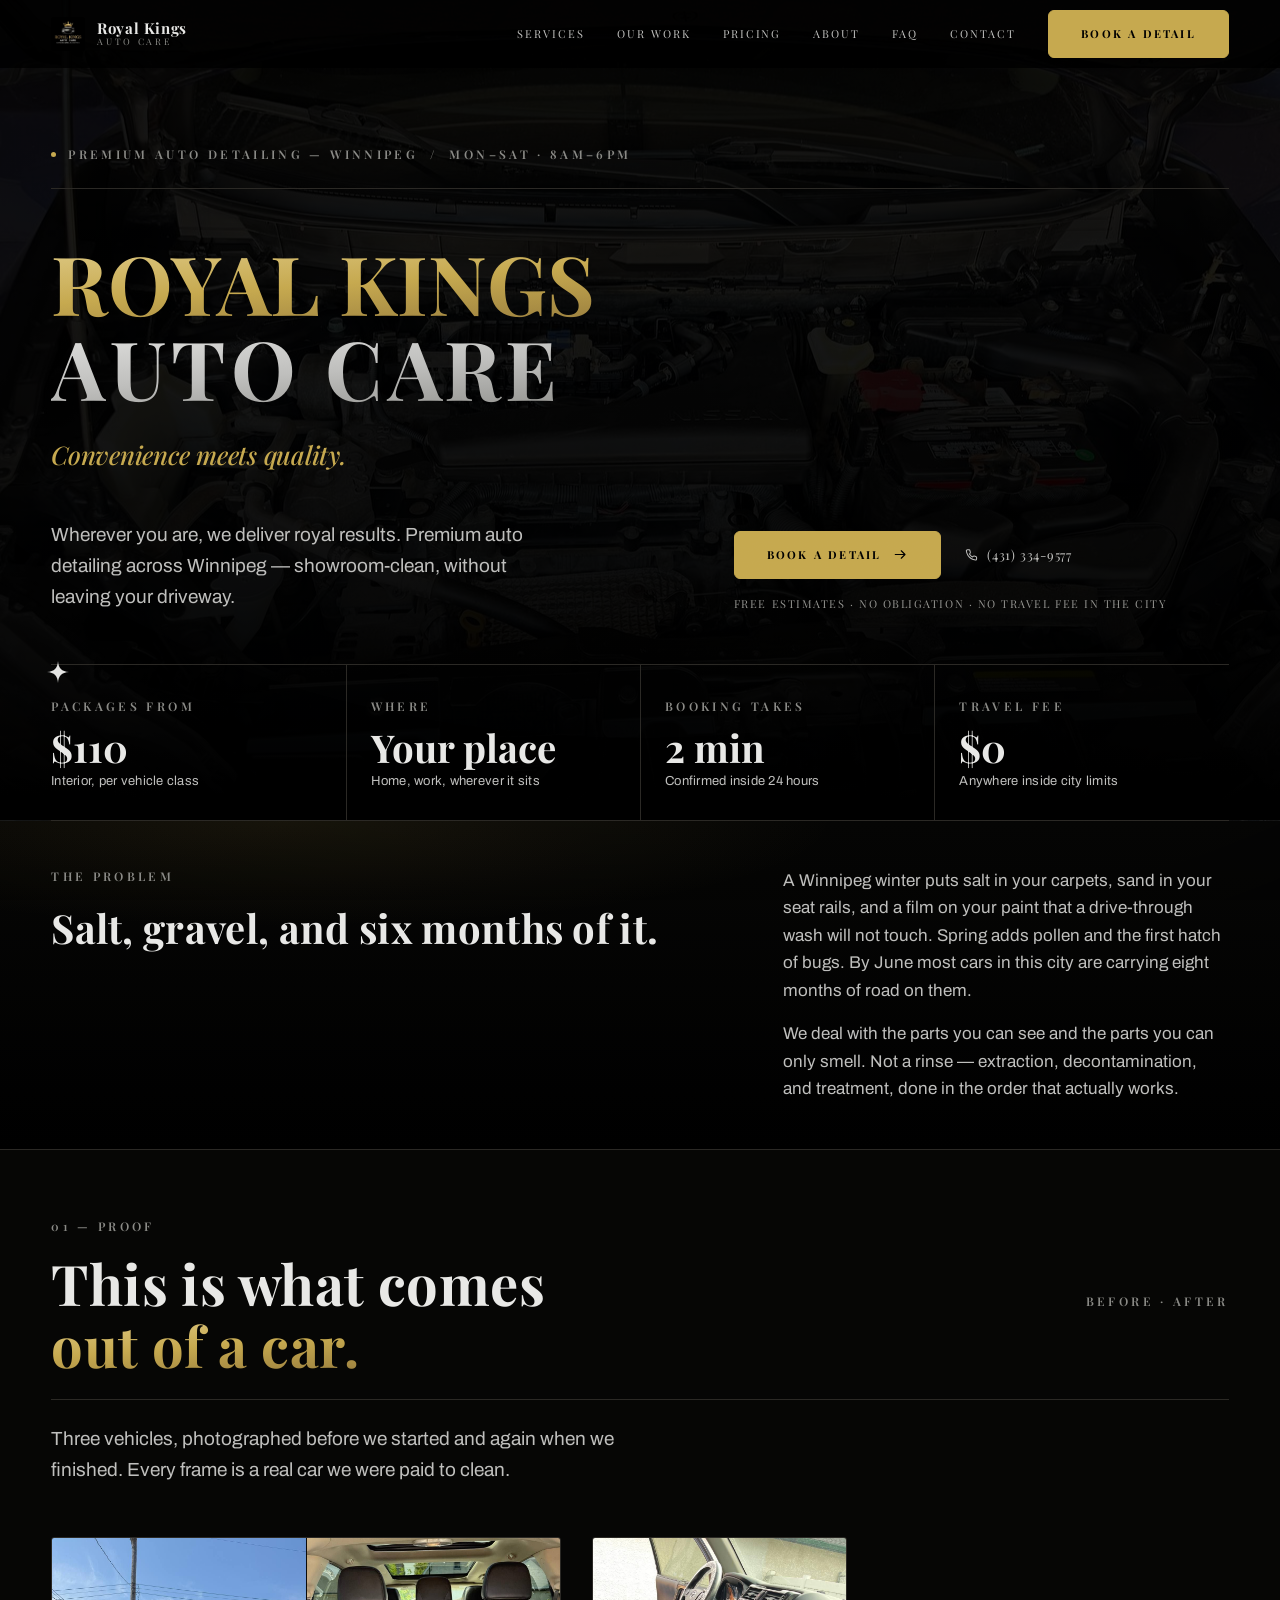
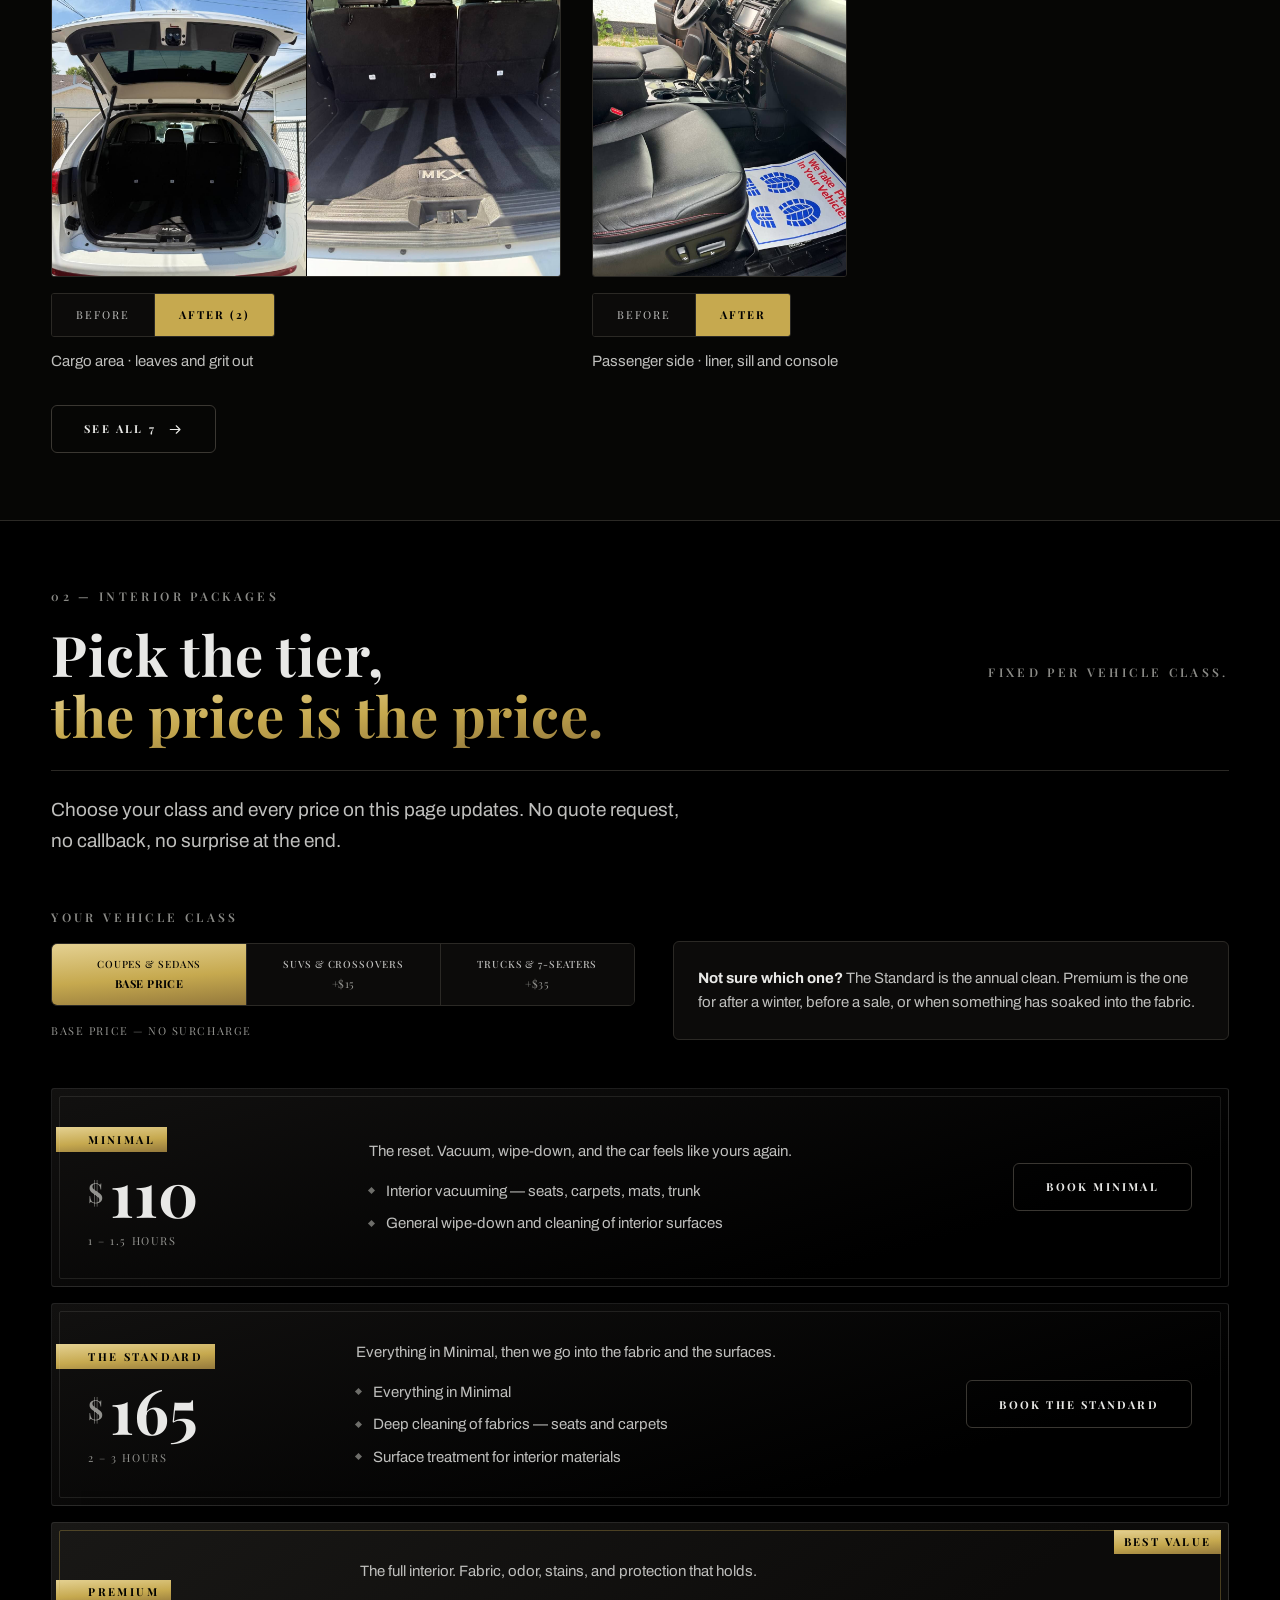
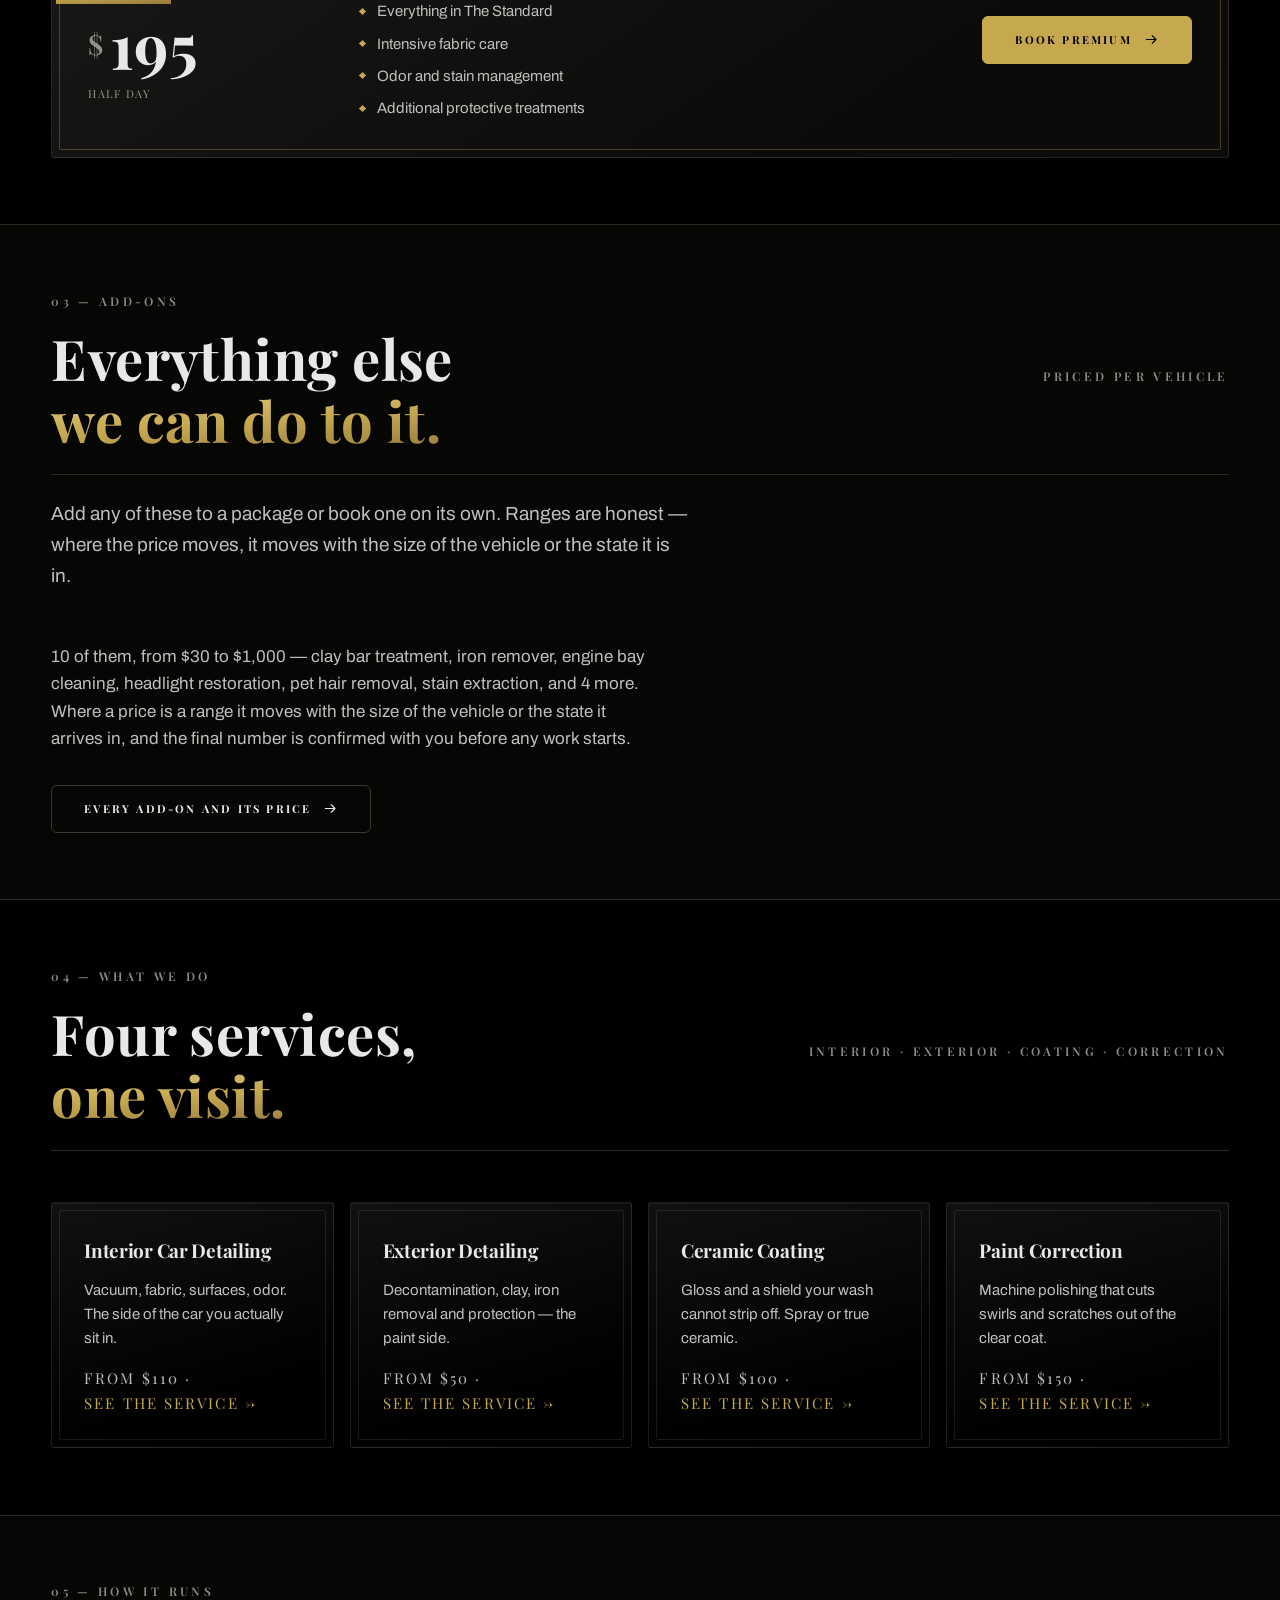
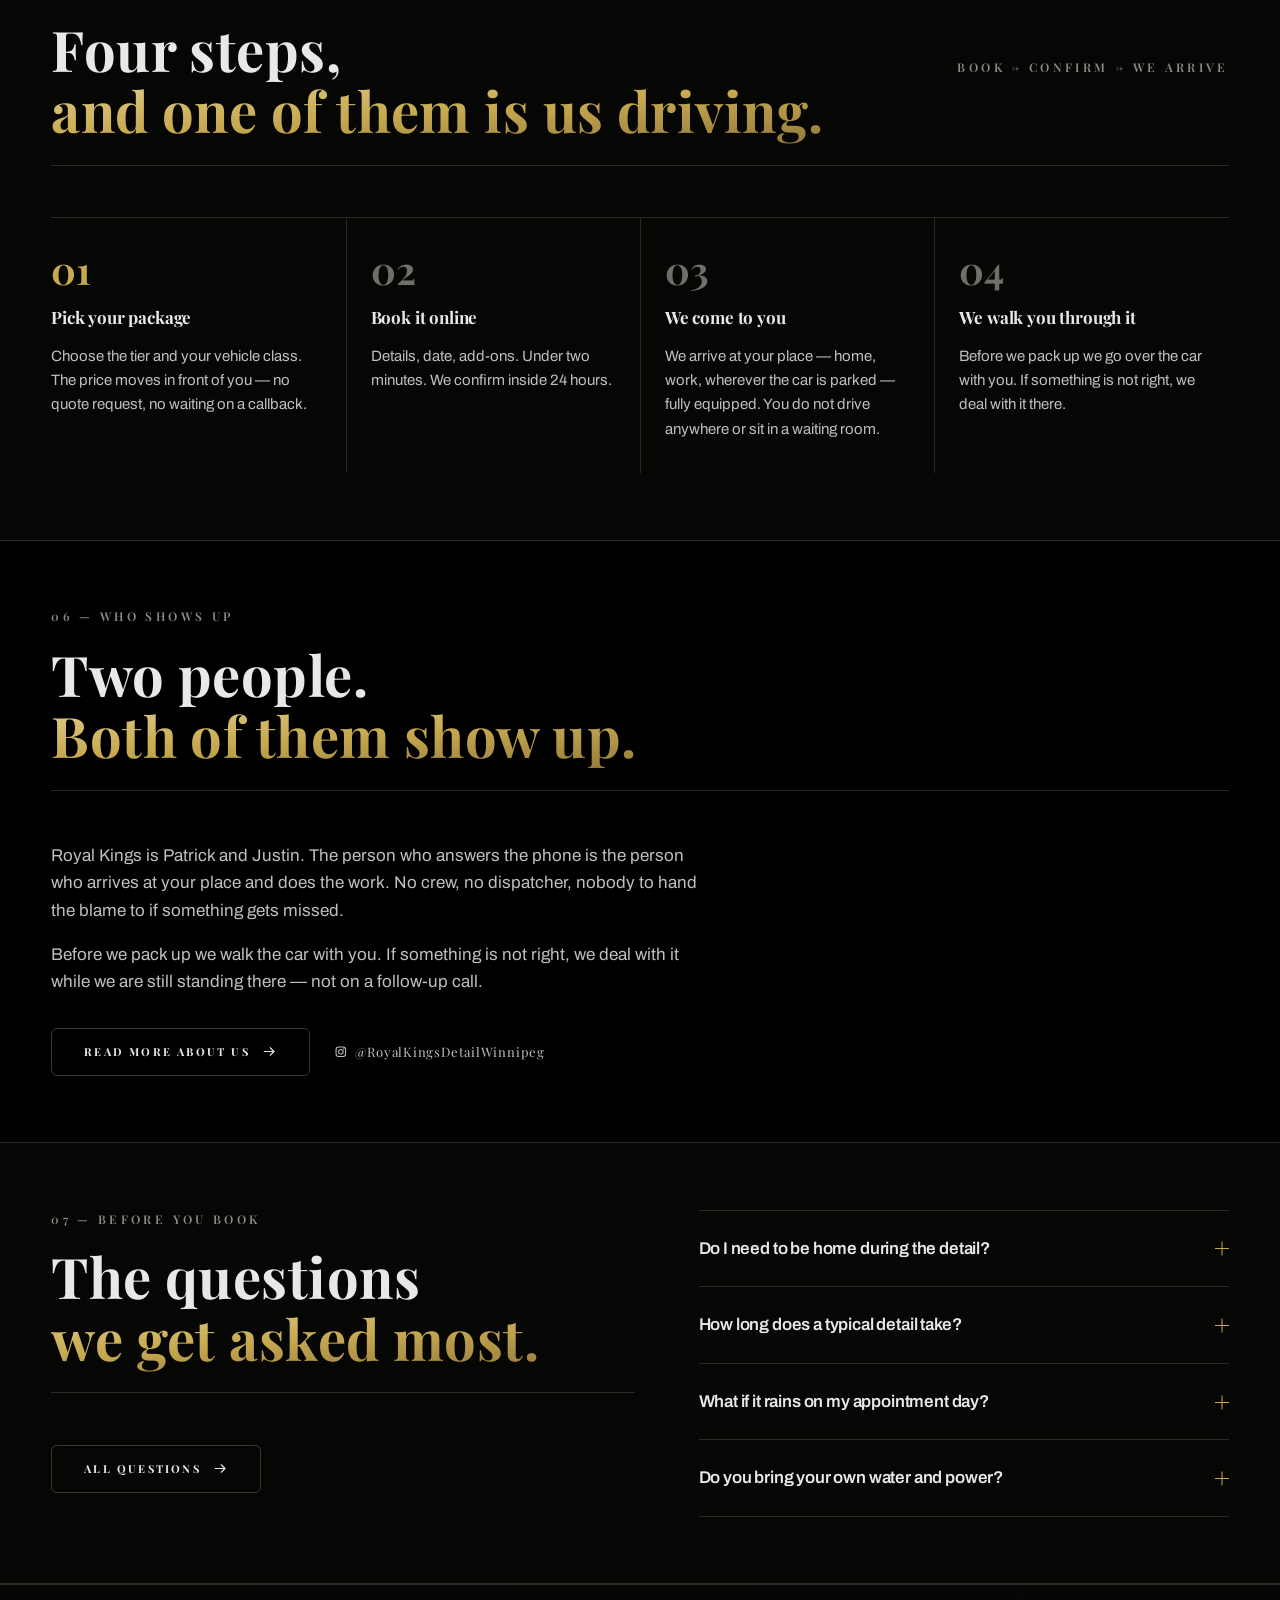
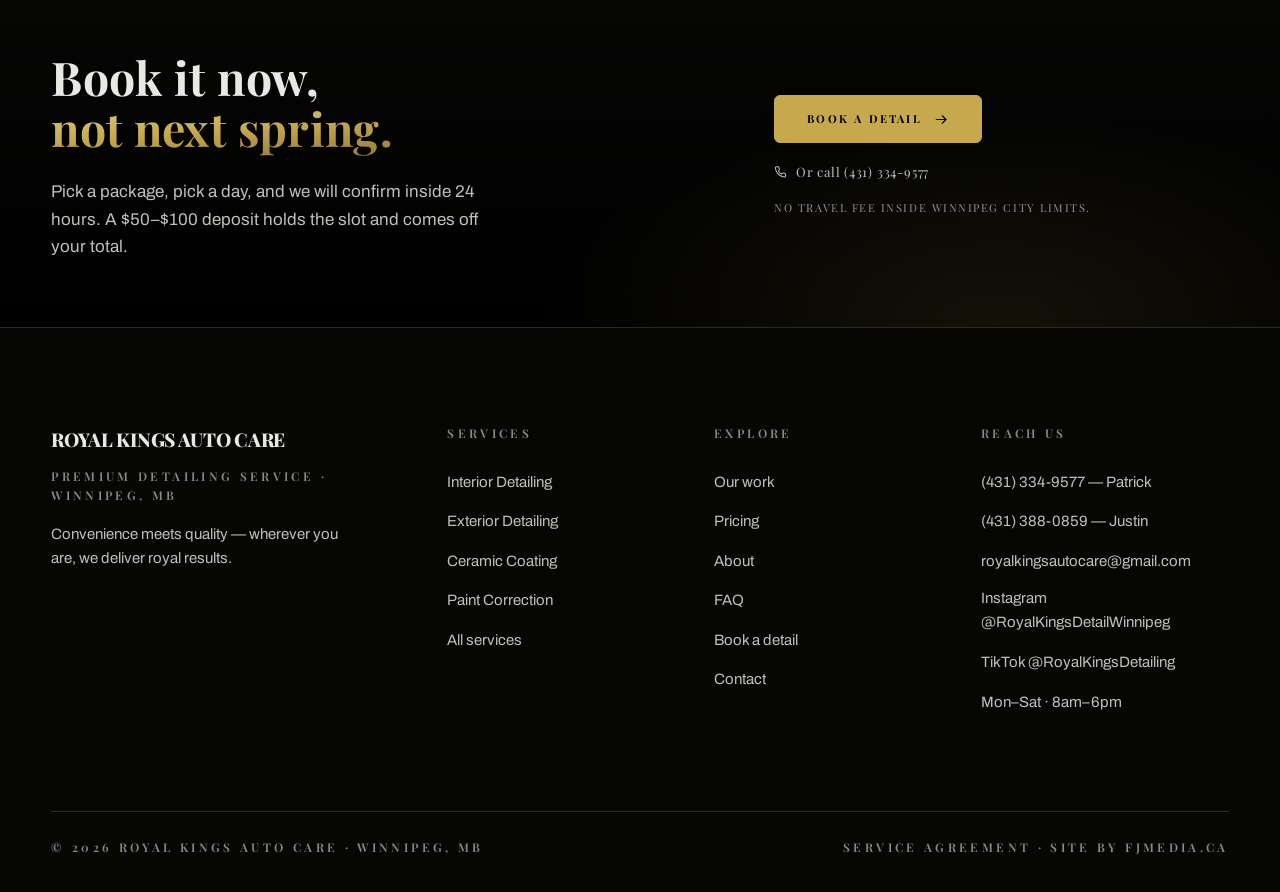
<file: index.html>
<!DOCTYPE html>
<html lang="en-CA" data-theme="sign">
<head>

  <meta charset="utf-8">
  <meta name="viewport" content="width=device-width, initial-scale=1, viewport-fit=cover">
  <title>Premium Auto Detailing Winnipeg | Royal Kings Auto Care</title>
  <meta name="description" content="Interior and exterior auto detailing in Winnipeg. Packages from $110, we come to you, no travel fee in the city. Book online in two minutes.">
  <link rel="canonical" href="https://www.royalkingsdetailingwpg.ca/">
  <meta name="robots" content="index, follow">
  <meta property="og:type" content="website">
  <meta property="og:site_name" content="Royal Kings Auto Care">
  <meta property="og:title" content="Premium Auto Detailing Winnipeg | Royal Kings Auto Care">
  <meta property="og:description" content="Interior and exterior auto detailing in Winnipeg. Packages from $110, we come to you, no travel fee in the city. Book online in two minutes.">
  <meta property="og:url" content="https://www.royalkingsdetailingwpg.ca/">
  <meta property="og:image" content="https://www.royalkingsdetailingwpg.ca/Logo.jpg">
  <meta name="twitter:card" content="summary_large_image">
  <meta name="twitter:title" content="Premium Auto Detailing Winnipeg | Royal Kings Auto Care">
  <meta name="twitter:description" content="Interior and exterior auto detailing in Winnipeg. Packages from $110, we come to you, no travel fee in the city. Book online in two minutes.">
  <meta name="twitter:image" content="https://www.royalkingsdetailingwpg.ca/Logo.jpg">
  <meta name="theme-color" content="#000000">
  <link rel="icon" type="image/svg+xml" href="data:image/svg+xml,%3Csvg xmlns='http://www.w3.org/2000/svg' viewBox='0 0 32 32'%3E%3Crect width='32' height='32' fill='%23000000'/%3E%3Cpath d='M5 20.5 L7 10 L12.5 15 L16 7 L19.5 15 L25 10 L27 20.5 Z' fill='%23C6A94F'/%3E%3Crect x='5' y='22.5' width='22' height='3' fill='%23C6A94F'/%3E%3C/svg%3E">
  <link rel="apple-touch-icon" href="/Logo.jpg">
  <link rel="preconnect" href="https://fonts.googleapis.com">
  <link rel="preconnect" href="https://fonts.gstatic.com" crossorigin>
  <link rel="stylesheet" href="https://fonts.googleapis.com/css2?family=Archivo:wdth,wght@62..125,400..800&family=JetBrains+Mono:wght@400;500;700&display=swap">
  <link rel="stylesheet" href="/assets/rk.css?v=92a2e8c5">
  <link rel="stylesheet" href="https://fonts.googleapis.com/css2?family=Playfair+Display:wght@400..900&display=swap">
  <link rel="stylesheet" href="/assets/rk-sign.css?v=e4436149">

  <script type="application/ld+json">{"@context":"https://schema.org","@type":"AutoDetailing","@id":"https://www.royalkingsdetailingwpg.ca/#business","name":"Royal Kings Auto Care","alternateName":"Royal Kings Auto Care — Premium Detailing Service","slogan":"Convenience meets quality — wherever you are, we deliver royal results.","description":"Premium Auto Detailing in Winnipeg, MB. Interior packages from $110. We come to you.","url":"https://www.royalkingsdetailingwpg.ca/","image":"https://www.royalkingsdetailingwpg.ca/Logo.jpg","logo":"https://www.royalkingsdetailingwpg.ca/Logo.jpg","telephone":["+14313349577","+14313880859"],"email":"royalkingsautocare@gmail.com","address":{"@type":"PostalAddress","addressLocality":"Winnipeg","addressRegion":"MB","addressCountry":"CA"},"areaServed":{"@type":"City","name":"Winnipeg"},"priceRange":"$$","currenciesAccepted":"CAD","paymentAccepted":"e-Transfer, cash, and major cards","sameAs":["https://www.instagram.com/RoyalKingsDetailWinnipeg/","https://www.tiktok.com/@RoyalKingsDetailing"],"openingHoursSpecification":[{"@type":"OpeningHoursSpecification","dayOfWeek":["Monday","Tuesday","Wednesday","Thursday","Friday","Saturday"],"opens":"08:00","closes":"18:00"}],"makesOffer":[{"@type":"Offer","itemOffered":{"@type":"Service","name":"Interior Car Detailing Winnipeg","url":"https://www.royalkingsdetailingwpg.ca/services/interior-car-detailing-winnipeg"},"priceCurrency":"CAD","priceSpecification":{"@type":"PriceSpecification","minPrice":110,"priceCurrency":"CAD"}},{"@type":"Offer","itemOffered":{"@type":"Service","name":"Exterior Detailing Winnipeg","url":"https://www.royalkingsdetailingwpg.ca/services/exterior-detailing-winnipeg"},"priceCurrency":"CAD","priceSpecification":{"@type":"PriceSpecification","minPrice":50,"priceCurrency":"CAD"}},{"@type":"Offer","itemOffered":{"@type":"Service","name":"Ceramic Coating Winnipeg","url":"https://www.royalkingsdetailingwpg.ca/services/ceramic-coating-winnipeg"},"priceCurrency":"CAD","priceSpecification":{"@type":"PriceSpecification","minPrice":100,"priceCurrency":"CAD"}},{"@type":"Offer","itemOffered":{"@type":"Service","name":"Paint Correction Winnipeg","url":"https://www.royalkingsdetailingwpg.ca/services/paint-correction-winnipeg"},"priceCurrency":"CAD","priceSpecification":{"@type":"PriceSpecification","minPrice":150,"priceCurrency":"CAD"}}]}</script>
  <script type="application/ld+json">{"@context":"https://schema.org","@type":"FAQPage","mainEntity":[{"@type":"Question","name":"Do I need to be home during the detail?","acceptedAnswer":{"@type":"Answer","text":"Not necessarily. As long as we have access to the vehicle and a water/power source nearby, you’re free to go about your day. Most clients leave the keys and let us handle it."}},{"@type":"Question","name":"How long does a typical detail take?","acceptedAnswer":{"@type":"Answer","text":"The Minimal package takes about 1-1.5 hours. The Standard runs 2-3 hours. Premium and add-on services like paint correction can take a full day depending on vehicle size and condition."}},{"@type":"Question","name":"What if it rains on my appointment day?","acceptedAnswer":{"@type":"Answer","text":"We’ll reach out to reschedule at no extra charge. Interior details can still happen under covered areas like garages or carports. We’ll work with you to find the best option."}},{"@type":"Question","name":"Do you bring your own water and power?","acceptedAnswer":{"@type":"Answer","text":"We come fully equipped with our own tools and supplies. We just need access to a standard outdoor outlet and water spigot for exterior work. Interior-only jobs don’t need either."}}]}</script>
</head>
<body>
<a class="btn btn-ghost vh" href="#main">Skip to content</a>

<header class="nav" id="nav">
  <div class="wrap nav-inner">
    <a class="brand" href="/" aria-label="Royal Kings Auto Care — home">
      <img src="/Logo.jpg" width="34" height="34" alt="">
      <span class="brand-txt"><b>Royal Kings</b><span>Auto Care</span></span>
    </a>
    <nav class="nav-links" aria-label="Primary">
        <a href="/services">Services</a>
        <a href="/gallery">Our work</a>
        <a href="/pricing">Pricing</a>
        <a href="/about">About</a>
        <a href="/faq">FAQ</a>
        <a href="/contact">Contact</a>
      
      <a class="btn btn-primary nav-cta" href="/book">Book a detail</a>
    </nav>
    <button class="nav-toggle" type="button" id="navToggle" aria-expanded="false" aria-controls="drawer">
      <svg class="ic" viewBox="0 0 20 20" fill="none" stroke="currentColor" stroke-width="1.5" stroke-linecap="round" stroke-linejoin="round" aria-hidden="true"><path d="M2 5h16M2 10h16M2 15h16"/></svg><span class="vh">Open menu</span>
    </button>
  </div>
</header>

<div class="drawer" id="drawer" data-open="false">
  <div class="drawer-top">
    <a class="brand" href="/"><img src="/Logo.jpg" width="34" height="34" alt=""><span class="brand-txt"><b>Royal Kings</b><span>Auto Care</span></span></a>
    <button class="nav-toggle" type="button" id="navClose"><svg class="ic" viewBox="0 0 20 20" fill="none" stroke="currentColor" stroke-width="1.5" stroke-linecap="round" stroke-linejoin="round" aria-hidden="true"><path d="M4 4l12 12M16 4L4 16"/></svg><span class="vh">Close menu</span></button>
  </div>
  <nav aria-label="Menu">
        <a href="/services">Services</a>
        <a href="/gallery">Our work</a>
        <a href="/pricing">Pricing</a>
        <a href="/about">About</a>
        <a href="/faq">FAQ</a>
        <a href="/contact">Contact</a>
  </nav>
  <div class="drawer-foot">
    
    <a class="btn btn-primary" href="/book">Book a detail <svg class="ic" viewBox="0 0 20 20" fill="none" stroke="currentColor" stroke-width="1.5" stroke-linecap="round" stroke-linejoin="round" aria-hidden="true"><path d="M3 10h13M11 5l5 5-5 5"/></svg></a>
    <a class="drawer-call" href="tel:+14313349577"><svg class="ic" viewBox="0 0 20 20" fill="none" stroke="currentColor" stroke-width="1.5" stroke-linecap="round" stroke-linejoin="round" aria-hidden="true"><path d="M17 13.9v2.3a1.5 1.5 0 0 1-1.6 1.5 15 15 0 0 1-6.5-2.3 14.7 14.7 0 0 1-4.5-4.5A15 15 0 0 1 2 4.3 1.5 1.5 0 0 1 3.5 2.7h2.3a1.5 1.5 0 0 1 1.5 1.3c.1.7.3 1.4.5 2.1a1.5 1.5 0 0 1-.3 1.6l-1 1a12 12 0 0 0 4.5 4.5l1-1a1.5 1.5 0 0 1 1.6-.3c.7.2 1.4.4 2.1.5a1.5 1.5 0 0 1 1.3 1.5z"/></svg> (431) 334-9577 — Patrick</a>
  </div>
</div>
<main id="main">

<!-- ── Hero — five hairline-separated bands, not a headline in space ── -->
<section class="hero" aria-labelledby="h1">
  <div class="hero-bg" aria-hidden="true" style="--hero-img:url('/assets/Gallery/2026-08-17%20rogue-blue/a2.jpg');--hero-pos:center 42%"></div>
  <div class="wrap hero-inner">

    <p class="hero-crumb">
      <span class="dot" aria-hidden="true"></span>
      Premium Auto Detailing — Winnipeg
      <span class="sep" aria-hidden="true">/</span>
      <span>Mon–Sat · 8am–6pm</span>
    </p>

    <h1 class="hero-h1" id="h1"><span class="wm-a">Royal Kings</span><br><em class="wm-b">Auto Care</em></h1>

    <p class="hero-tagline">Convenience meets quality.</p>

    <div class="hero-row">
      <p class="hero-sub">
        Wherever you are, we deliver royal results. Premium auto detailing across Winnipeg — showroom-clean, without leaving your driveway.
      </p>
      <div class="hero-act">
        <div class="hero-act-row">
          <a class="btn btn-primary" href="/book">Book a detail <svg class="ic" viewBox="0 0 20 20" fill="none" stroke="currentColor" stroke-width="1.5" stroke-linecap="round" stroke-linejoin="round" aria-hidden="true"><path d="M3 10h13M11 5l5 5-5 5"/></svg></a>
          <a class="hero-call" href="tel:+14313349577"><svg class="ic" viewBox="0 0 20 20" fill="none" stroke="currentColor" stroke-width="1.5" stroke-linecap="round" stroke-linejoin="round" aria-hidden="true"><path d="M17 13.9v2.3a1.5 1.5 0 0 1-1.6 1.5 15 15 0 0 1-6.5-2.3 14.7 14.7 0 0 1-4.5-4.5A15 15 0 0 1 2 4.3 1.5 1.5 0 0 1 3.5 2.7h2.3a1.5 1.5 0 0 1 1.5 1.3c.1.7.3 1.4.5 2.1a1.5 1.5 0 0 1-.3 1.6l-1 1a12 12 0 0 0 4.5 4.5l1-1a1.5 1.5 0 0 1 1.6-.3c.7.2 1.4.4 2.1.5a1.5 1.5 0 0 1 1.3 1.5z"/></svg> (431) 334-9577</a>
        </div>
        <span class="hero-fine">Free estimates · No obligation · No travel fee in the city</span>
      </div>
    </div>

    <div class="spec">
      <div class="spec-cell bkt">
        <span class="spec-k">Packages from</span>
        <p class="spec-v num">$110<small>Interior, per vehicle class</small></p>
      </div>
      <div class="spec-cell">
        <span class="spec-k">Where</span>
        <p class="spec-v">Your place<small>Home, work, wherever it sits</small></p>
      </div>
      <div class="spec-cell">
        <span class="spec-k">Booking takes</span>
        <p class="spec-v num">2 min<small>Confirmed inside 24 hours</small></p>
      </div>
      <div class="spec-cell">
        <span class="spec-k">Travel fee</span>
        <p class="spec-v num">$0<small>Anywhere inside city limits</small></p>
      </div>
    </div>

  </div>
</section>

<!-- ── The enemy. This is the section a template would not write. ── -->
<section class="sec sec-tight band-deep pool" aria-labelledby="why-h">
  <div class="wrap split split-lead">
    <div>
      <span class="kicker">The problem</span>
      <h2 id="why-h" style="font-size:var(--fs-2xl);line-height:var(--lh-tight);letter-spacing:var(--tr-display);text-transform:uppercase;font-stretch:110%">
        Salt, gravel, and six months of it.
      </h2>
    </div>
    <div class="prose">
      <p>
        A Winnipeg winter puts salt in your carpets, sand in your seat rails, and a film on your paint
        that a drive-through wash will not touch. Spring adds pollen and the first hatch of bugs.
        By June most cars in this city are carrying eight months of road on them.
      </p>
      <p>
        We deal with the parts you can see and the parts you can only smell. Not a rinse —
        extraction, decontamination, and treatment, done in the order that actually works.
      </p>
    </div>
  </div>
</section>

<!-- ── Before / after — only rendered when real pairs exist ── -->

<section class="sec band" aria-labelledby="ba-h">
  <div class="wrap">
    
  <div class="sec-head">
    <span class="kicker">01 — Proof</span>
    <div class="sec-head-row">
      <h2><span id="ba-h">This is what comes<br class="br-desk"> <em>out of a car.</em></span></h2>
      <span class="sec-head-meta">Before · after</span>
    </div>
    <p class="sec-lede">Three vehicles, photographed before we started and again when we finished. Every frame is a real car we were paid to clean.</p>
  </div>
    <div class="ba-list">
  <figure class="ba-fig" style="--ar:0.7500;--cols:2">
    <input type="radio" name="cmp1" id="cmp1-a" class="ba-radio" checked>
    <input type="radio" name="cmp1" id="cmp1-b" class="ba-radio">
    <div class="ba-box">
      
        <div class="ba-state is-a">
          <img src="/assets/Gallery/2026-08-28%20mkx-white/cargo-a1.jpg" alt="The same MKX cargo area after cleaning, tailgate raised, the carpet and sill clear" width="960" height="1280" loading="lazy" decoding="async"><img src="/assets/Gallery/2026-08-28%20mkx-white/cargo-a2.jpg" alt="The same MKX cargo area after cleaning, framed close, with fresh vacuum lines across the carpet and the MKX sill mat" width="960" height="1280" loading="lazy" decoding="async">
        </div>
      
        <div class="ba-state is-b">
          <img src="/assets/Gallery/2026-08-28%20mkx-white/cargo-b1.jpg" alt="Cargo area of a white Lincoln MKX before cleaning, with dried leaves and grit worked into the carpet" width="960" height="1280" loading="lazy" decoding="async">
        </div>
    </div>
    <div class="ba-tabs" role="group" aria-label="Show before or after">
      <label for="cmp1-b" class="ba-tab">Before</label>
      <label for="cmp1-a" class="ba-tab">After (2)</label>
    </div>
    <figcaption>Cargo area · leaves and grit out</figcaption>
  </figure>
  <figure class="ba-fig" style="--ar:0.7500;--cols:1">
    <input type="radio" name="cmp2" id="cmp2-a" class="ba-radio" checked>
    <input type="radio" name="cmp2" id="cmp2-b" class="ba-radio">
    <div class="ba-box">
      
        <div class="ba-state is-a">
          <img src="/assets/Gallery/2026-08-28%204runner-black/passenger-a1.jpg" alt="The same 4Runner passenger side after cleaning, the liner and sill clear, a protective paper mat laid down and a cover on the steering wheel" width="960" height="1280" loading="lazy" decoding="async">
        </div>
      
        <div class="ba-state is-b">
          <img src="/assets/Gallery/2026-08-28%204runner-black/passenger-b1.jpg" alt="Passenger side of a black Toyota 4Runner before cleaning, with a plastic bag and litter sitting on the rubber floor liner and grit along the door sill" width="960" height="1280" loading="lazy" decoding="async">
        </div>
    </div>
    <div class="ba-tabs" role="group" aria-label="Show before or after">
      <label for="cmp2-b" class="ba-tab">Before</label>
      <label for="cmp2-a" class="ba-tab">After</label>
    </div>
    <figcaption>Passenger side · liner, sill and console</figcaption>
  </figure></div>
    <div style="margin-top:var(--s-6)"><a class="btn btn-ghost" href="/gallery">See all 7 <svg class="ic" viewBox="0 0 20 20" fill="none" stroke="currentColor" stroke-width="1.5" stroke-linecap="round" stroke-linejoin="round" aria-hidden="true"><path d="M3 10h13M11 5l5 5-5 5"/></svg></a></div>
  </div>
</section>

<!-- ── Packages ── -->
<section class="sec" id="packages" aria-labelledby="pkg-h">
  <div class="wrap">
    
  <div class="sec-head">
    <span class="kicker">02 — Interior packages</span>
    <div class="sec-head-row">
      <h2><span id="pkg-h">Pick the tier,<br><em>the price is the price.</em></span></h2>
      <span class="sec-head-meta">Fixed per vehicle class.</span>
    </div>
    <p class="sec-lede">Choose your class and every price on this page updates. No quote request, no callback, no surprise at the end.</p>
  </div>
    
  <div class="pkg-control">
    
  <div class="stack-4">
    <span class="kicker" id="segLabel">Your vehicle class</span>
    <div class="seg" id="vehicleSeg" role="group" aria-labelledby="segLabel">
      
      <button class="seg-btn" type="button" aria-pressed="true" data-class="Coupes &amp; Sedans" data-surcharge="0">
        <span class="seg-l">Coupes &amp; Sedans</span>
        <span class="seg-s num">Base price</span>
      </button>
      <button class="seg-btn" type="button" aria-pressed="false" data-class="SUVs &amp; Crossovers" data-surcharge="15">
        <span class="seg-l">SUVs &amp; Crossovers</span>
        <span class="seg-s num">+$15</span>
      </button>
      <button class="seg-btn" type="button" aria-pressed="false" data-class="Trucks &amp; 7-Seaters" data-surcharge="35">
        <span class="seg-l">Trucks &amp; 7-Seaters</span>
        <span class="seg-s num">+$35</span>
      </button>
    </div>
    <p class="seg-note" id="segNote">Base price — no surcharge</p>
  </div>
    <p class="notice"><strong>Not sure which one?</strong> The Standard is the annual clean. Premium is the one for after a winter, before a sale, or when something has soaked into the fabric.</p>
  </div>
  
  <div class="pkgs">
    
    <article class="pkg">
      
      <div>
        <span class="pkg-name">Minimal</span>
        <p class="pkg-price num"><span class="cur">$</span><span class="price-val" data-base="110">110</span></p>
        <p class="pkg-meta">1 – 1.5 hours</p>
      </div>
      <div>
        <p class="pkg-line">The reset. Vacuum, wipe-down, and the car feels like yours again.</p>
        <ul class="pkg-inc">
          <li>Interior vacuuming — seats, carpets, mats, trunk</li>
          <li>General wipe-down and cleaning of interior surfaces</li>
        </ul>
      </div>
      <a class="btn btn-ghost" href="/book?package=minimal">
        Book Minimal
      </a>
    </article>
    <article class="pkg">
      
      <div>
        <span class="pkg-name">The Standard</span>
        <p class="pkg-price num"><span class="cur">$</span><span class="price-val" data-base="165">165</span></p>
        <p class="pkg-meta">2 – 3 hours</p>
      </div>
      <div>
        <p class="pkg-line">Everything in Minimal, then we go into the fabric and the surfaces.</p>
        <ul class="pkg-inc">
          <li>Everything in Minimal</li>
          <li>Deep cleaning of fabrics — seats and carpets</li>
          <li>Surface treatment for interior materials</li>
        </ul>
      </div>
      <a class="btn btn-ghost" href="/book?package=standard">
        Book The Standard
      </a>
    </article>
    <article class="pkg pkg-featured bkt">
      <span class="pkg-badge">Best Value</span>
      <div>
        <span class="pkg-name">Premium</span>
        <p class="pkg-price num"><span class="cur">$</span><span class="price-val" data-base="195">195</span></p>
        <p class="pkg-meta">Half day</p>
      </div>
      <div>
        <p class="pkg-line">The full interior. Fabric, odor, stains, and protection that holds.</p>
        <ul class="pkg-inc">
          <li>Everything in The Standard</li>
          <li>Intensive fabric care</li>
          <li>Odor and stain management</li>
          <li>Additional protective treatments</li>
        </ul>
      </div>
      <a class="btn btn-primary" href="/book?package=premium">
        Book Premium <svg class="ic" viewBox="0 0 20 20" fill="none" stroke="currentColor" stroke-width="1.5" stroke-linecap="round" stroke-linejoin="round" aria-hidden="true"><path d="M3 10h13M11 5l5 5-5 5"/></svg>
      </a>
    </article>
  </div>
  </div>
</section>

<!-- ── Add-ons ── -->
<section class="sec band" aria-labelledby="add-h">
  <div class="wrap">
    
  <div class="sec-head">
    <span class="kicker">03 — Add-ons</span>
    <div class="sec-head-row">
      <h2><span id="add-h">Everything else<br><em>we can do to it.</em></span></h2>
      <span class="sec-head-meta">Priced per vehicle</span>
    </div>
    <p class="sec-lede">Add any of these to a package or book one on its own. Ranges are honest — where the price moves, it moves with the size of the vehicle or the state it is in.</p>
  </div>
    <p class="prose" style="max-width:60ch">
      10 of them, from $30 to $1,000 —
      clay bar treatment, iron remover, engine bay cleaning, headlight restoration, pet hair removal, stain extraction,
      and 4 more. Where a price is a range it moves with the size of the
      vehicle or the state it arrives in, and the final number is confirmed with you before
      any work starts.
    </p>
    <div class="hero-act-row" style="margin-top:var(--s-6)">
      <a class="btn btn-ghost" href="/pricing#addons">Every add-on and its price <svg class="ic" viewBox="0 0 20 20" fill="none" stroke="currentColor" stroke-width="1.5" stroke-linecap="round" stroke-linejoin="round" aria-hidden="true"><path d="M3 10h13M11 5l5 5-5 5"/></svg></a>
    </div>
  </div>
</section>

<!-- ── Services ── -->
<section class="sec" aria-labelledby="svc-h">
  <div class="wrap">
    
  <div class="sec-head">
    <span class="kicker">04 — What we do</span>
    <div class="sec-head-row">
      <h2><span id="svc-h">Four services,<br><em>one visit.</em></span></h2>
      <span class="sec-head-meta">Interior · Exterior · Coating · Correction</span>
    </div>
    
  </div>
    <div class="cols-4">
      
      <a class="card card-flat" href="/services/interior-car-detailing-winnipeg">
        
        <h3>Interior Car Detailing</h3>
        <p>Vacuum, fabric, surfaces, odor. The side of the car you actually sit in.</p>
        <p class="pkg-meta" style="margin-top:var(--s-4)">From $110 · <span class="gold" style="white-space:nowrap">See the service →</span></p>
      </a>
      <a class="card card-flat" href="/services/exterior-detailing-winnipeg">
        
        <h3>Exterior Detailing</h3>
        <p>Decontamination, clay, iron removal and protection — the paint side.</p>
        <p class="pkg-meta" style="margin-top:var(--s-4)">From $50 · <span class="gold" style="white-space:nowrap">See the service →</span></p>
      </a>
      <a class="card card-flat" href="/services/ceramic-coating-winnipeg">
        
        <h3>Ceramic Coating</h3>
        <p>Gloss and a shield your wash cannot strip off. Spray or true ceramic.</p>
        <p class="pkg-meta" style="margin-top:var(--s-4)">From $100 · <span class="gold" style="white-space:nowrap">See the service →</span></p>
      </a>
      <a class="card card-flat" href="/services/paint-correction-winnipeg">
        
        <h3>Paint Correction</h3>
        <p>Machine polishing that cuts swirls and scratches out of the clear coat.</p>
        <p class="pkg-meta" style="margin-top:var(--s-4)">From $150 · <span class="gold" style="white-space:nowrap">See the service →</span></p>
      </a>
    </div>
  </div>
</section>

<!-- ── Process ── -->
<section class="sec band" aria-labelledby="proc-h">
  <div class="wrap">
    
  <div class="sec-head">
    <span class="kicker">05 — How it runs</span>
    <div class="sec-head-row">
      <h2><span id="proc-h">Four steps,<br><em>and one of them is us driving.</em></span></h2>
      <span class="sec-head-meta">Book → confirm → we arrive</span>
    </div>
    
  </div>
    <div class="steps">
      
      <article class="step">
        <span class="step-n num">01</span>
        <h3>Pick your package</h3>
        <p>Choose the tier and your vehicle class. The price moves in front of you — no quote request, no waiting on a callback.</p>
      </article>
      <article class="step">
        <span class="step-n num">02</span>
        <h3>Book it online</h3>
        <p>Details, date, add-ons. Under two minutes. We confirm inside 24 hours.</p>
      </article>
      <article class="step">
        <span class="step-n num">03</span>
        <h3>We come to you</h3>
        <p>We arrive at your place — home, work, wherever the car is parked — fully equipped. You do not drive anywhere or sit in a waiting room.</p>
      </article>
      <article class="step">
        <span class="step-n num">04</span>
        <h3>We walk you through it</h3>
        <p>Before we pack up we go over the car with you. If something is not right, we deal with it there.</p>
      </article>
    </div>
  </div>
</section>

<!-- ── The two of them ── -->
<section class="sec pool-r" aria-labelledby="who-h">
  <div class="wrap" style="align-items:center">
    
    <div>
      
  <div class="sec-head">
    <span class="kicker">06 — Who shows up</span>
    <div class="sec-head-row">
      <h2><span id="who-h">Two people.<br><em>Both of them show up.</em></span></h2>
      
    </div>
    
  </div>
      <div class="prose">
        <p>
          Royal Kings is Patrick and Justin. The person who answers the phone is the person
          who arrives at your place and does the work. No crew, no dispatcher, nobody to hand
          the blame to if something gets missed.
        </p>
        <p>
          Before we pack up we walk the car with you. If something is not right, we deal with
          it while we are still standing there — not on a follow-up call.
        </p>
      </div>
      <div class="hero-act-row" style="margin-top:var(--s-6)">
        <a class="btn btn-ghost" href="/about">Read more about us <svg class="ic" viewBox="0 0 20 20" fill="none" stroke="currentColor" stroke-width="1.5" stroke-linecap="round" stroke-linejoin="round" aria-hidden="true"><path d="M3 10h13M11 5l5 5-5 5"/></svg></a>
        <a class="hero-call" href="https://www.instagram.com/RoyalKingsDetailWinnipeg/" target="_blank" rel="noopener"><svg class="ic" viewBox="0 0 20 20" fill="none" stroke="currentColor" stroke-width="1.5" stroke-linecap="round" stroke-linejoin="round" aria-hidden="true"><rect x="3" y="3" width="14" height="14" rx="4"/><circle cx="10" cy="10" r="3.4"/><circle cx="14.2" cy="5.8" r=".9" fill="currentColor" stroke="none"/></svg> @RoyalKingsDetailWinnipeg</a>
      </div>
    </div>
  </div>
</section>

<!-- ── FAQ teaser ── -->
<section class="sec band" aria-labelledby="faq-h">
  <div class="wrap split split-offer" style="align-items:start">
    <div>
      
  <div class="sec-head">
    <span class="kicker">07 — Before you book</span>
    <div class="sec-head-row">
      <h2><span id="faq-h">The questions<br><em>we get asked most.</em></span></h2>
      
    </div>
    
  </div>
      <a class="btn btn-ghost" href="/faq">All questions <svg class="ic" viewBox="0 0 20 20" fill="none" stroke="currentColor" stroke-width="1.5" stroke-linecap="round" stroke-linejoin="round" aria-hidden="true"><path d="M3 10h13M11 5l5 5-5 5"/></svg></a>
    </div>
    
  <div class="acc">
    
    <details>
      <summary>Do I need to be home during the detail?<span class="acc-ic" aria-hidden="true"></span></summary>
      <div class="acc-body">Not necessarily. As long as we have access to the vehicle and a water/power source nearby, you’re free to go about your day. Most clients leave the keys and let us handle it.</div>
    </details>
    <details>
      <summary>How long does a typical detail take?<span class="acc-ic" aria-hidden="true"></span></summary>
      <div class="acc-body">The Minimal package takes about 1-1.5 hours. The Standard runs 2-3 hours. Premium and add-on services like paint correction can take a full day depending on vehicle size and condition.</div>
    </details>
    <details>
      <summary>What if it rains on my appointment day?<span class="acc-ic" aria-hidden="true"></span></summary>
      <div class="acc-body">We’ll reach out to reschedule at no extra charge. Interior details can still happen under covered areas like garages or carports. We’ll work with you to find the best option.</div>
    </details>
    <details>
      <summary>Do you bring your own water and power?<span class="acc-ic" aria-hidden="true"></span></summary>
      <div class="acc-body">We come fully equipped with our own tools and supplies. We just need access to a standard outdoor outlet and water spigot for exterior work. Interior-only jobs don’t need either.</div>
    </details>
  </div>
  </div>
</section>


<section class="sec cta" aria-labelledby="cta-h">
  <div class="wrap cta-inner">
    <div>
      <h2 id="cta-h">Book it now,<br class="br-desk"> <em>not next spring.</em></h2>
      <p>Pick a package, pick a day, and we will confirm inside 24 hours. A $50–$100 deposit holds the slot and comes off your total.</p>
    </div>
    <div class="cta-act">
      <a class="btn btn-primary" href="/book">Book a detail <svg class="ic" viewBox="0 0 20 20" fill="none" stroke="currentColor" stroke-width="1.5" stroke-linecap="round" stroke-linejoin="round" aria-hidden="true"><path d="M3 10h13M11 5l5 5-5 5"/></svg></a>
      <a class="hero-call" href="tel:+14313349577"><svg class="ic" viewBox="0 0 20 20" fill="none" stroke="currentColor" stroke-width="1.5" stroke-linecap="round" stroke-linejoin="round" aria-hidden="true"><path d="M17 13.9v2.3a1.5 1.5 0 0 1-1.6 1.5 15 15 0 0 1-6.5-2.3 14.7 14.7 0 0 1-4.5-4.5A15 15 0 0 1 2 4.3 1.5 1.5 0 0 1 3.5 2.7h2.3a1.5 1.5 0 0 1 1.5 1.3c.1.7.3 1.4.5 2.1a1.5 1.5 0 0 1-.3 1.6l-1 1a12 12 0 0 0 4.5 4.5l1-1a1.5 1.5 0 0 1 1.6-.3c.7.2 1.4.4 2.1.5a1.5 1.5 0 0 1 1.3 1.5z"/></svg> Or call (431) 334-9577</a>
      <span class="hero-fine">No travel fee inside Winnipeg city limits.</span>
    </div>
  </div>
</section>

</main>

<footer class="foot">
  <div class="wrap">
    <div class="foot-grid">
      <div class="foot-brand">
        <b>Royal Kings Auto Care</b>
        <span class="foot-svc">Premium Detailing Service · Winnipeg, MB</span>
        <p class="foot-slogan">Convenience meets quality — wherever you are, we deliver royal results.</p>
      </div>
      <div>
        <h3>Services</h3>
        <ul class="foot-list">
          <li><a href="/services/interior-car-detailing-winnipeg">Interior Detailing</a></li>
          <li><a href="/services/exterior-detailing-winnipeg">Exterior Detailing</a></li>
          <li><a href="/services/ceramic-coating-winnipeg">Ceramic Coating</a></li>
          <li><a href="/services/paint-correction-winnipeg">Paint Correction</a></li>
          <li><a href="/services">All services</a></li>
        </ul>
      </div>
      <div>
        <h3>Explore</h3>
        <ul class="foot-list">
          <li><a href="/gallery">Our work</a></li>
          <li><a href="/pricing">Pricing</a></li>
          <li><a href="/about">About</a></li>
          <li><a href="/faq">FAQ</a></li>
          <li><a href="/book">Book a detail</a></li>
          <li><a href="/contact">Contact</a></li>
        </ul>
      </div>
      <div>
        <h3>Reach us</h3>
        <ul class="foot-list">
          <li><a href="tel:+14313349577">(431) 334-9577 — Patrick</a></li>
          <li><a href="tel:+14313880859">(431) 388-0859 — Justin</a></li>
          <li><a href="mailto:royalkingsautocare@gmail.com">royalkingsautocare@gmail.com</a></li>
          <li><a href="https://www.instagram.com/RoyalKingsDetailWinnipeg/" target="_blank" rel="noopener">Instagram @RoyalKingsDetailWinnipeg</a></li>
          <li><a href="https://www.tiktok.com/@RoyalKingsDetailing" target="_blank" rel="noopener">TikTok @RoyalKingsDetailing</a></li>
          <li><span>Mon–Sat · 8am–6pm</span></li>
        </ul>
      </div>
    </div>
    <div class="foot-bar">
      <span>© <span id="yr">2026</span> Royal Kings Auto Care · Winnipeg, MB</span>
      <span><a href="/waiver">Service agreement</a> · Site by <a href="https://www.fjmedia.ca" target="_blank" rel="noopener">FJMedia.ca</a></span>
    </div>
  </div>
</footer>

<div class="dock">
  <a class="btn btn-ghost" href="tel:+14313349577"><svg class="ic" viewBox="0 0 20 20" fill="none" stroke="currentColor" stroke-width="1.5" stroke-linecap="round" stroke-linejoin="round" aria-hidden="true"><path d="M17 13.9v2.3a1.5 1.5 0 0 1-1.6 1.5 15 15 0 0 1-6.5-2.3 14.7 14.7 0 0 1-4.5-4.5A15 15 0 0 1 2 4.3 1.5 1.5 0 0 1 3.5 2.7h2.3a1.5 1.5 0 0 1 1.5 1.3c.1.7.3 1.4.5 2.1a1.5 1.5 0 0 1-.3 1.6l-1 1a12 12 0 0 0 4.5 4.5l1-1a1.5 1.5 0 0 1 1.6-.3c.7.2 1.4.4 2.1.5a1.5 1.5 0 0 1 1.3 1.5z"/></svg> Call</a>
  <a class="btn btn-primary" href="/book">Book a detail</a>
</div>
<div class="toast" id="toast" role="status" aria-live="polite"></div>
<script src="/assets/rk.js?v=5d9f4acb" defer></script>
</body>
</html>
</file>
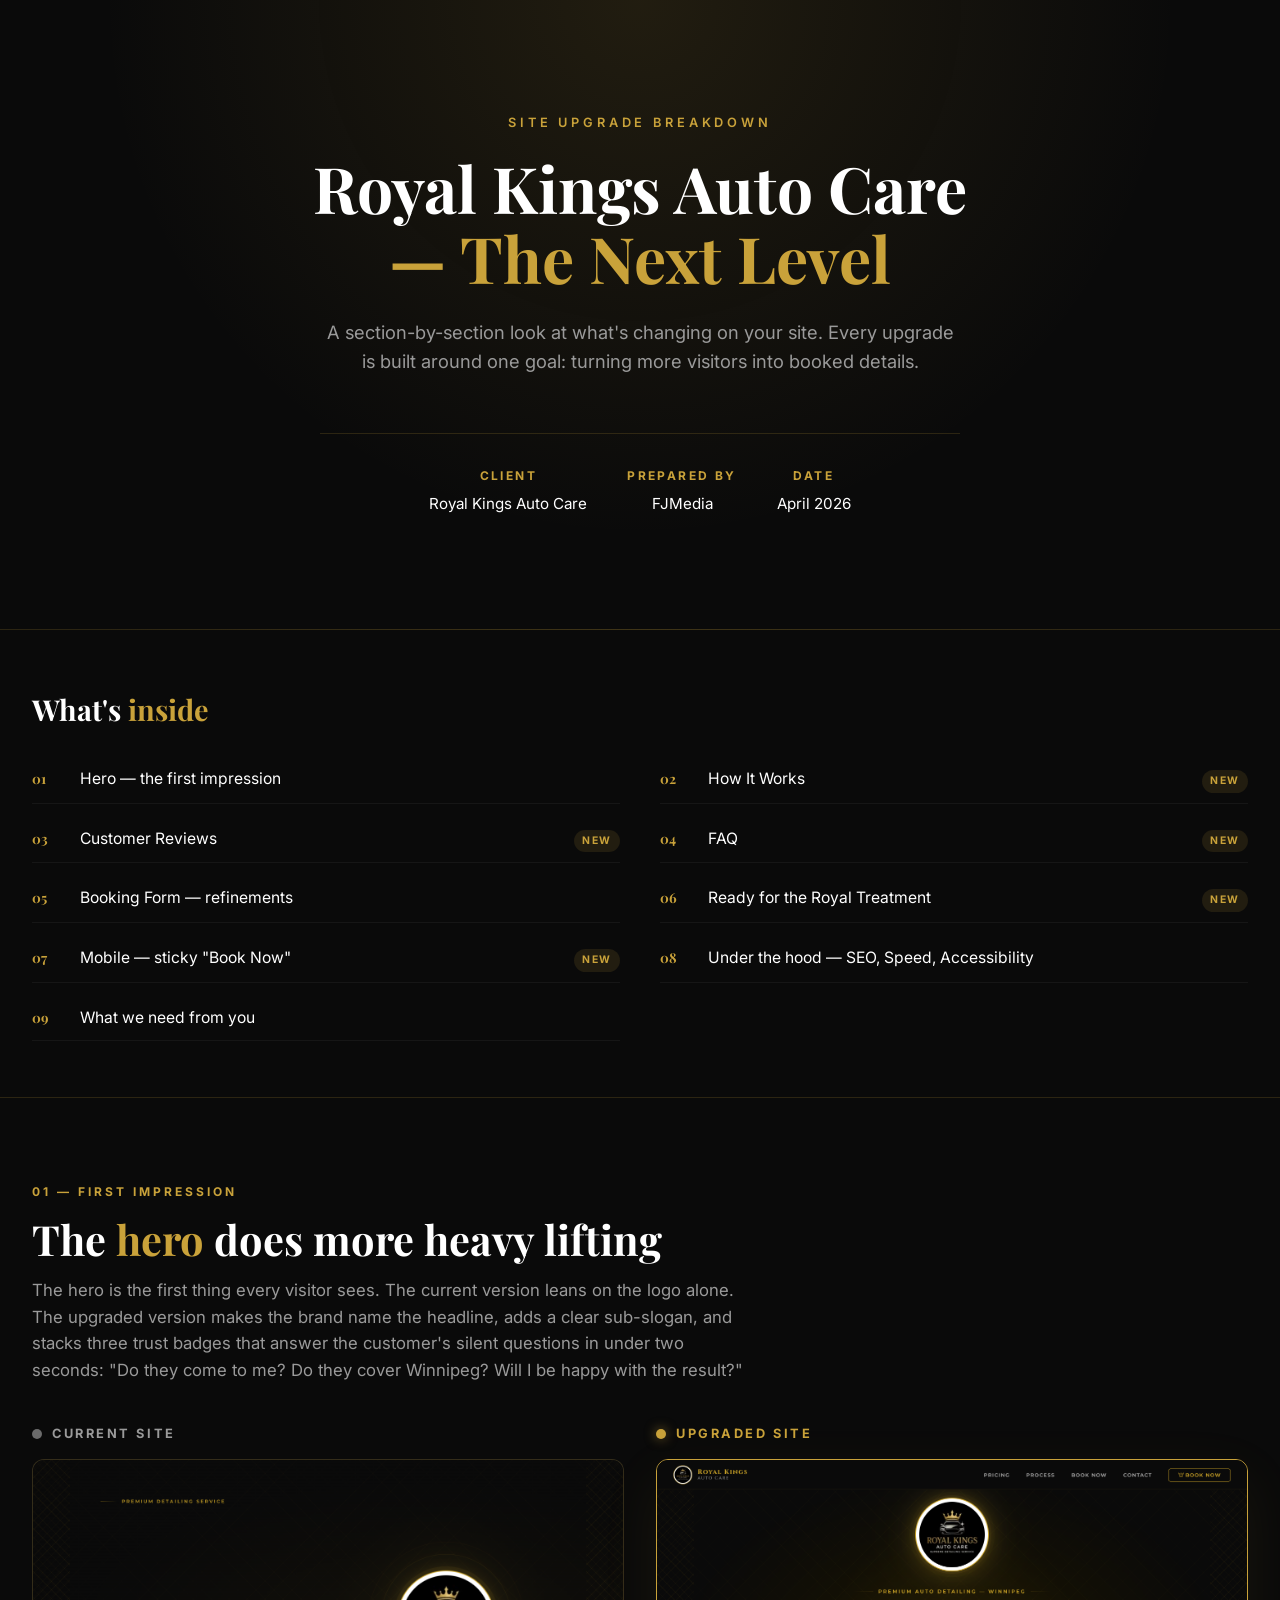
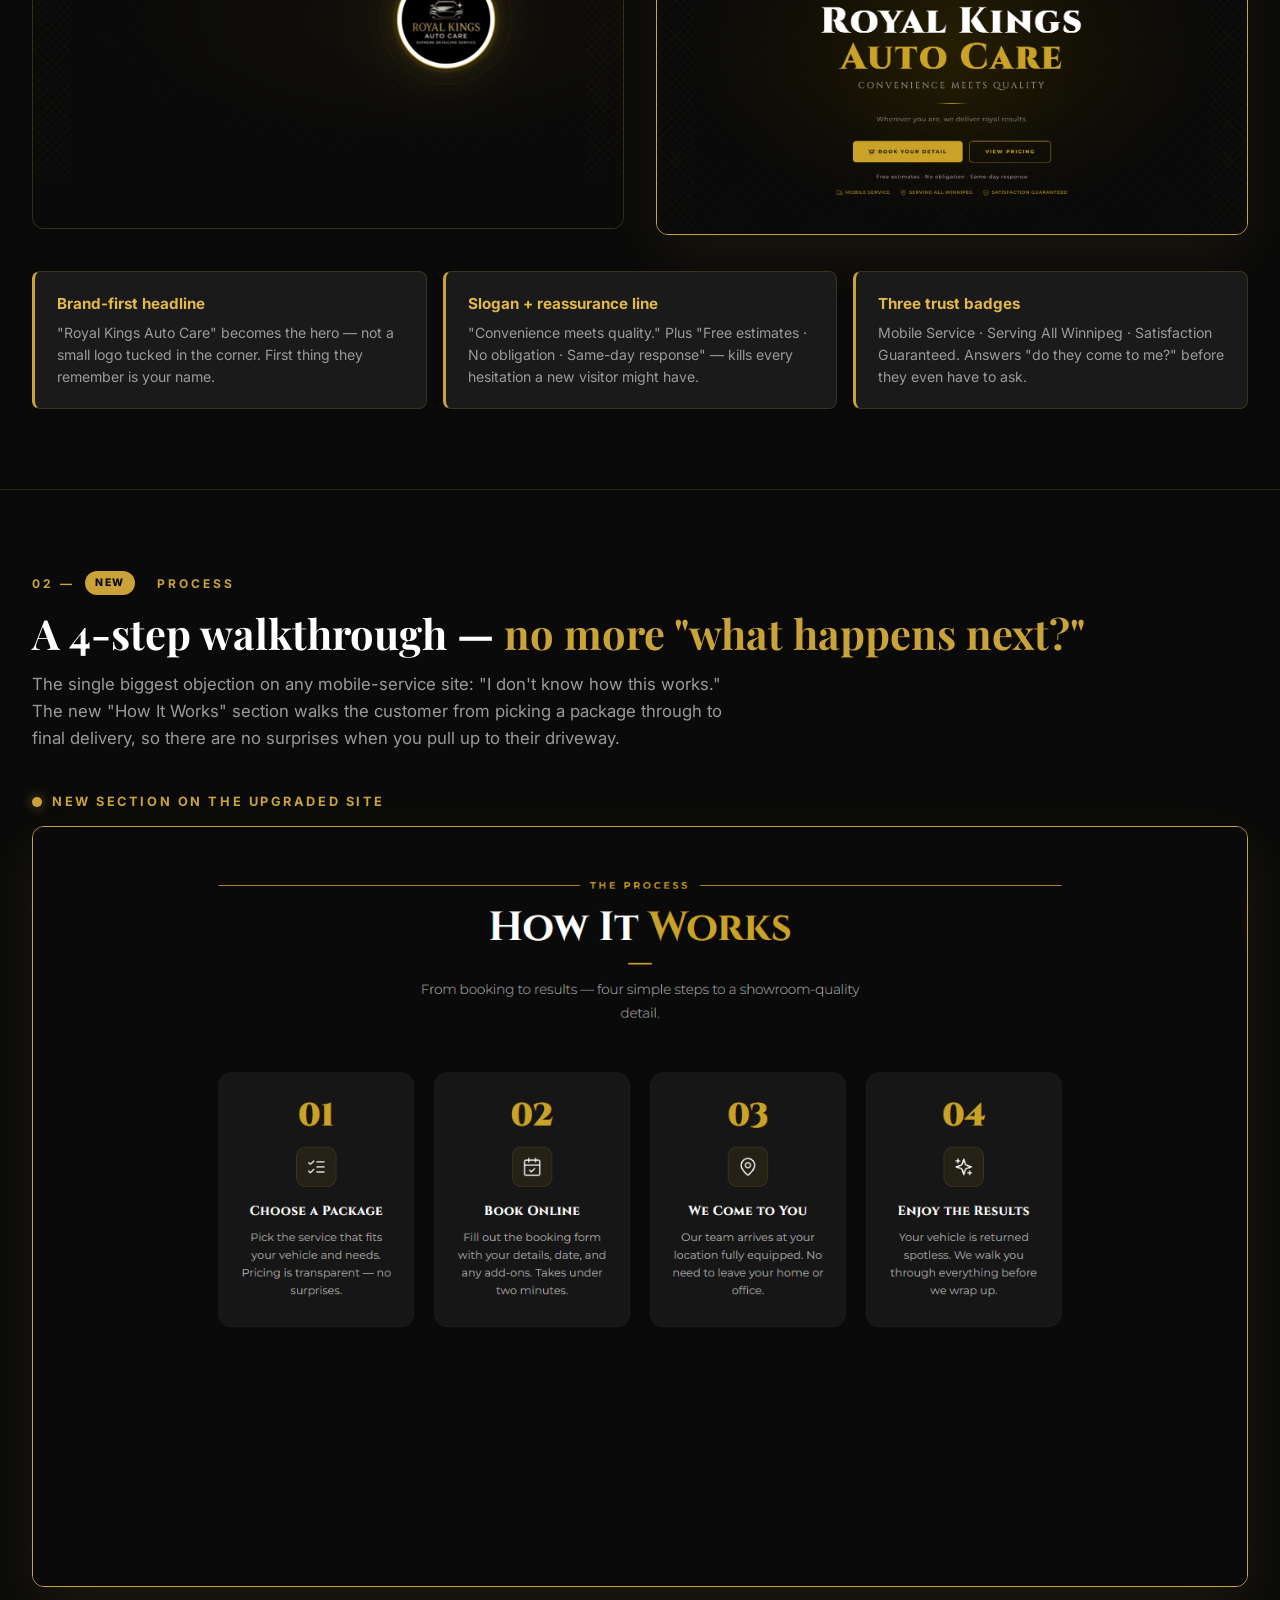
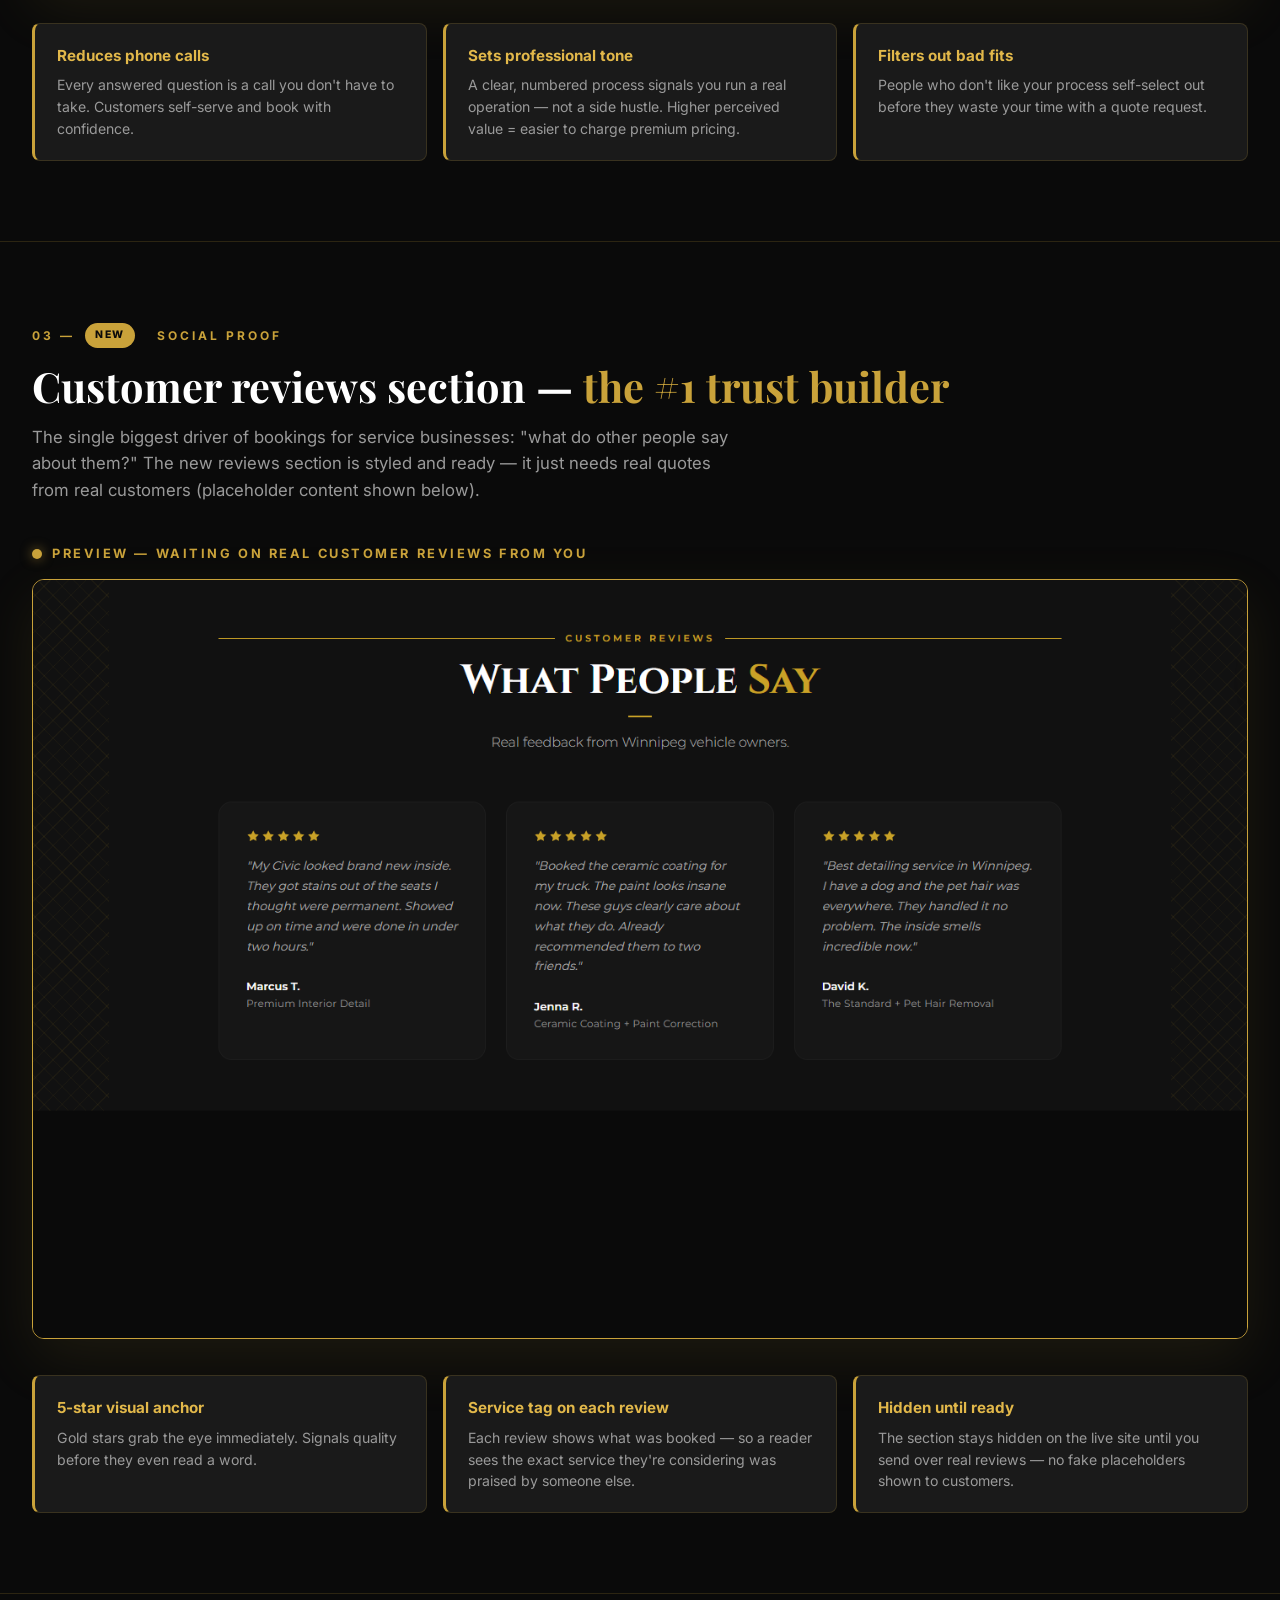
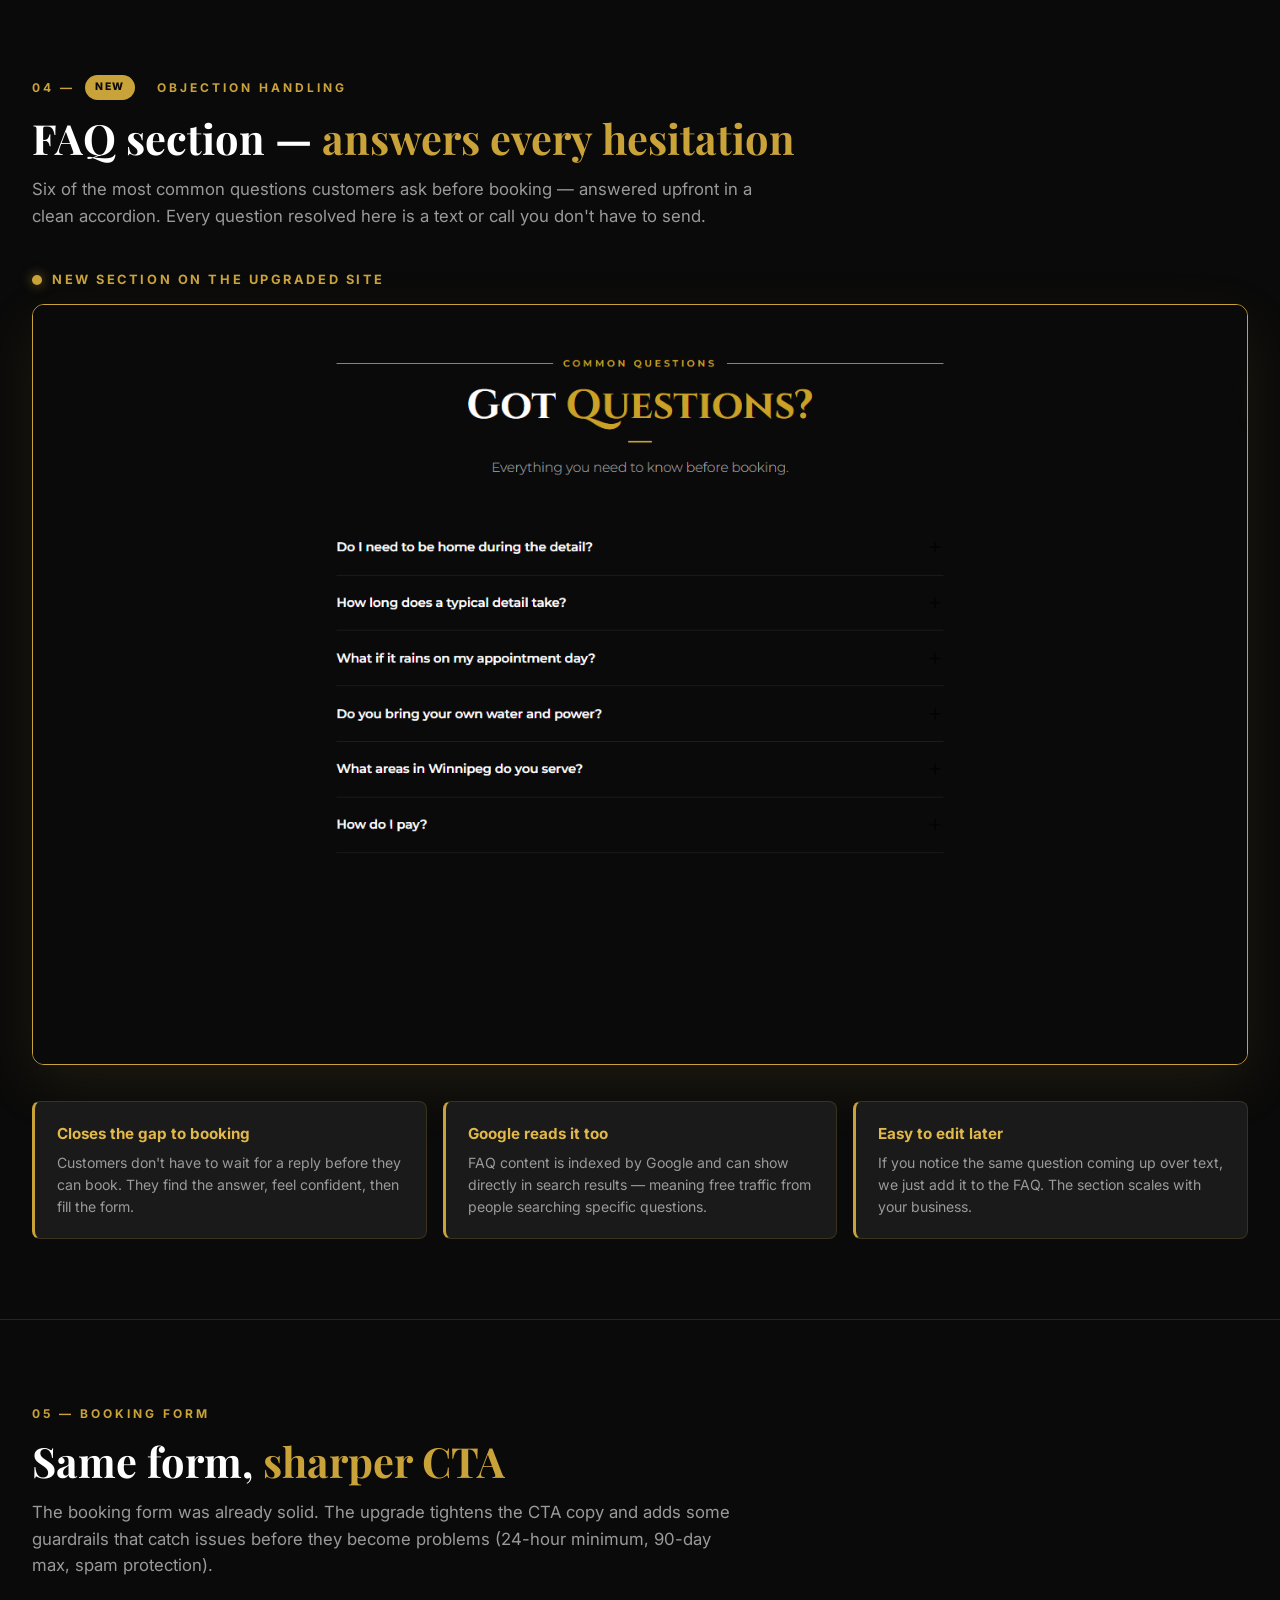
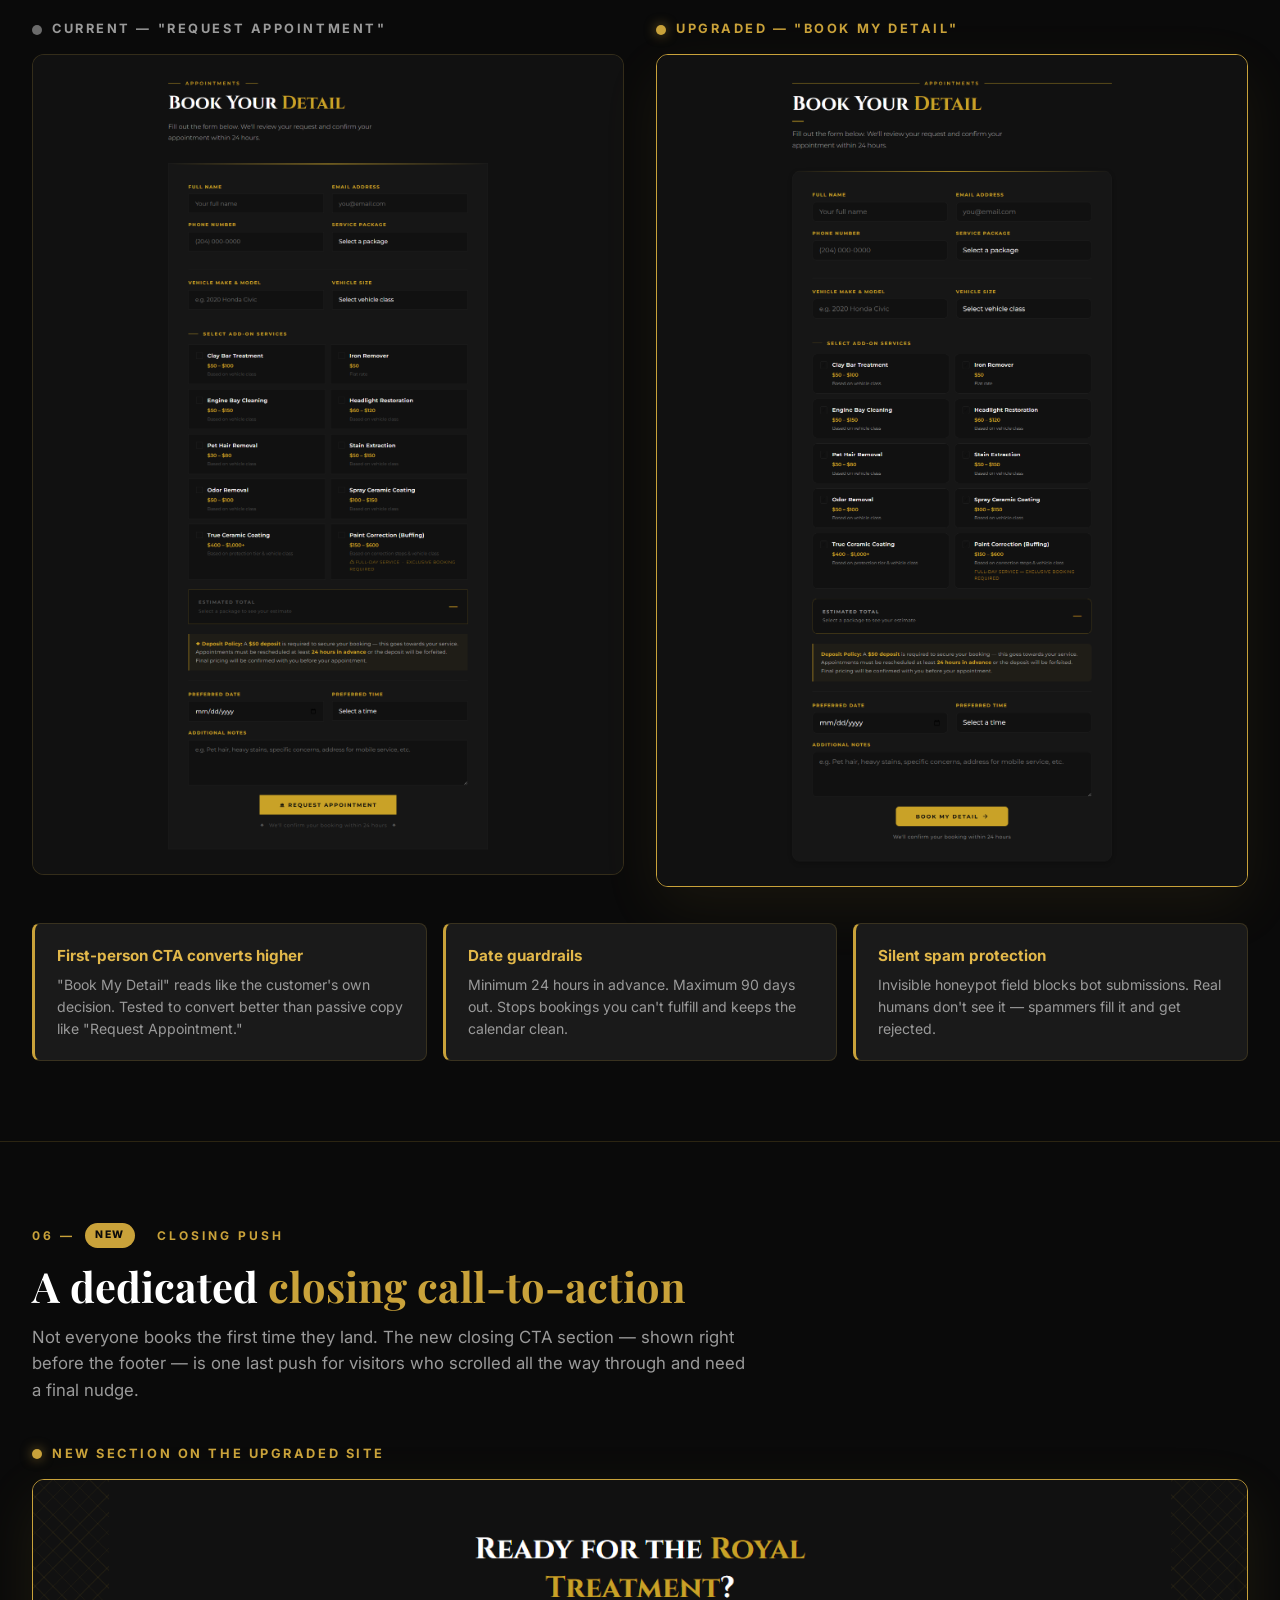
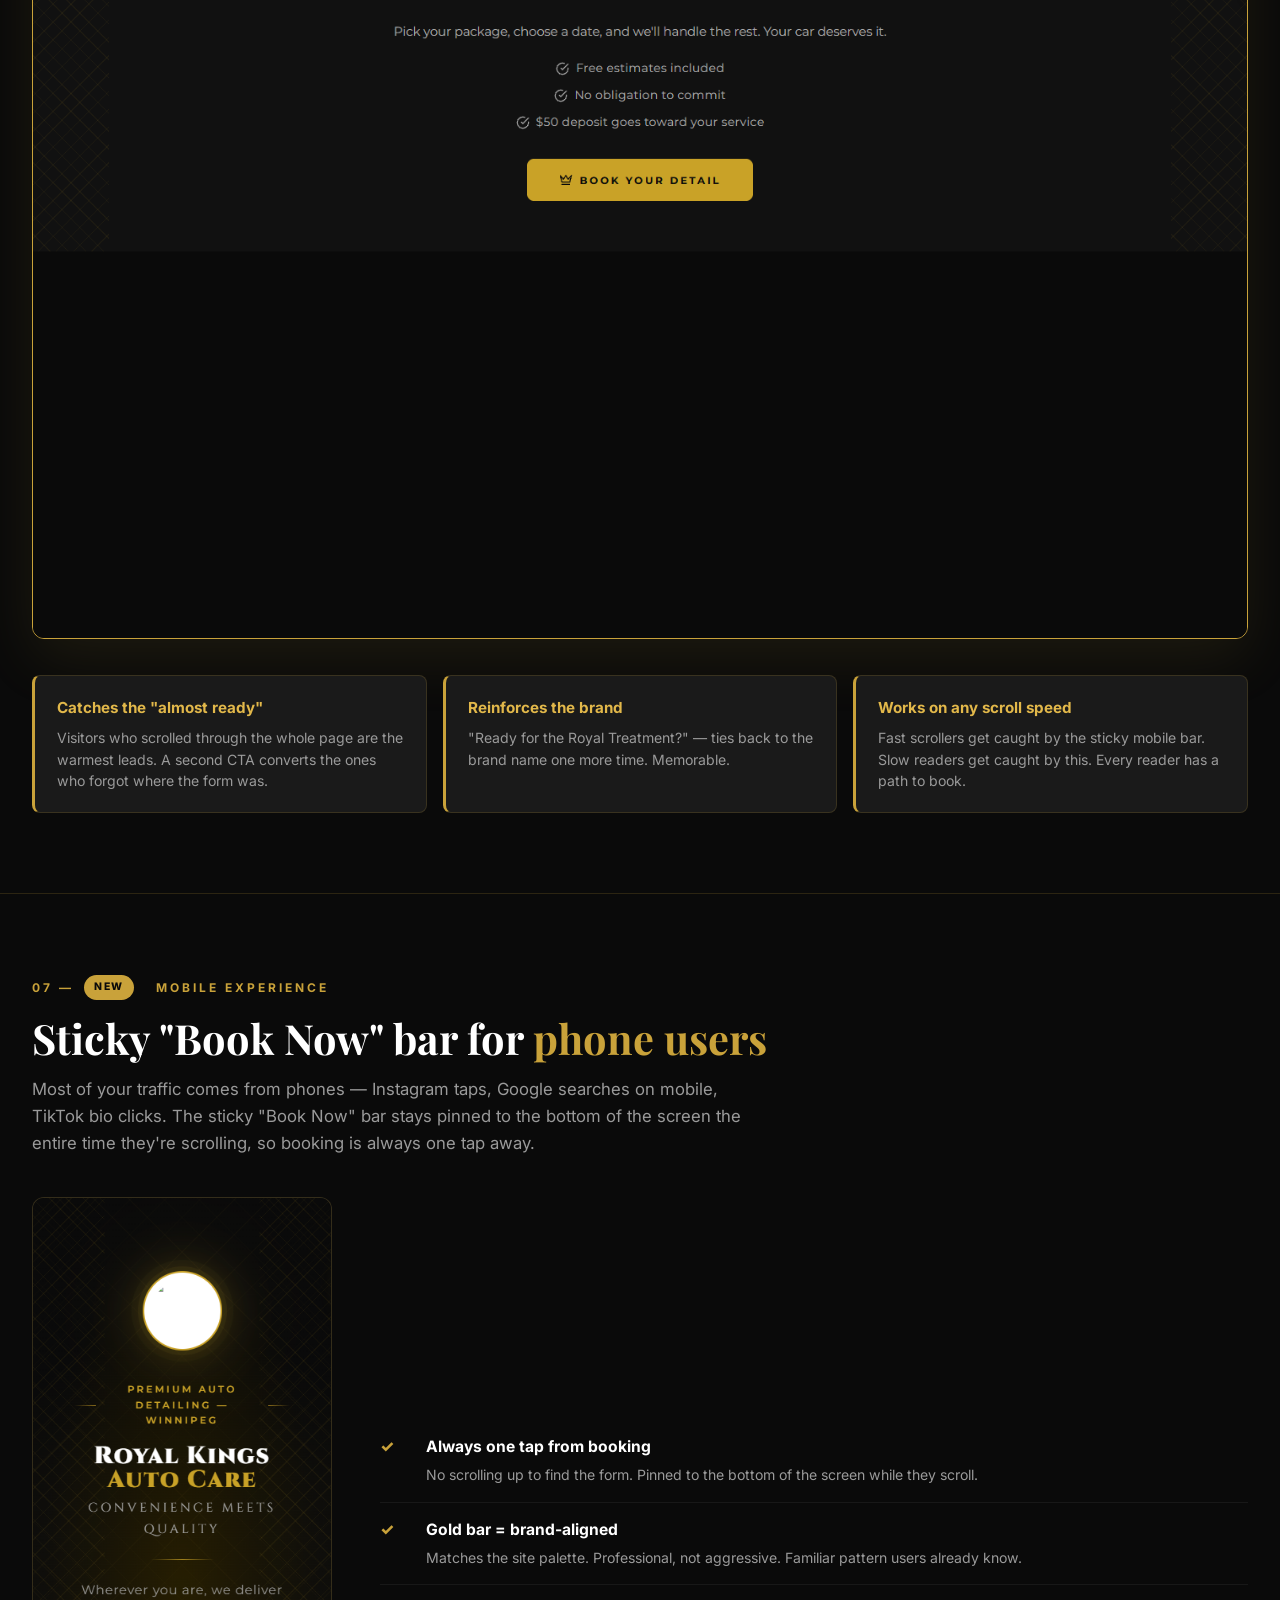
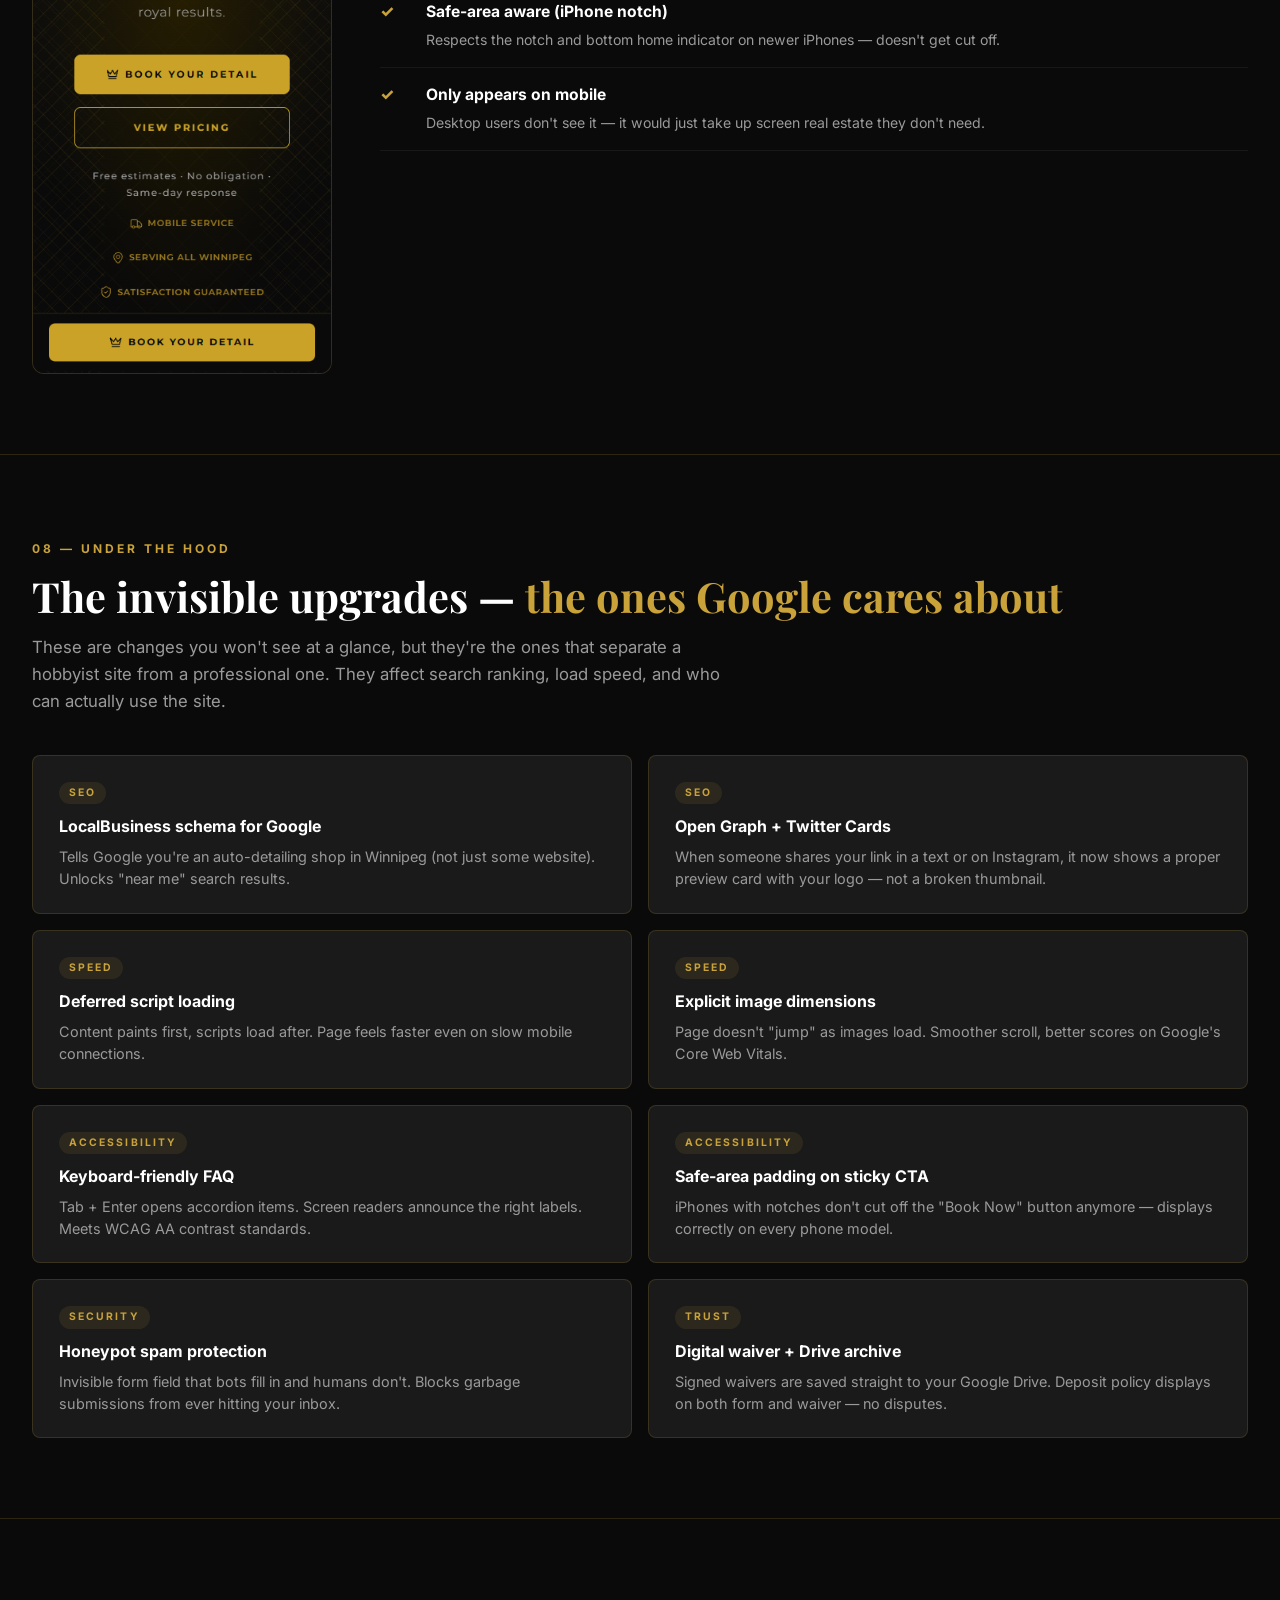
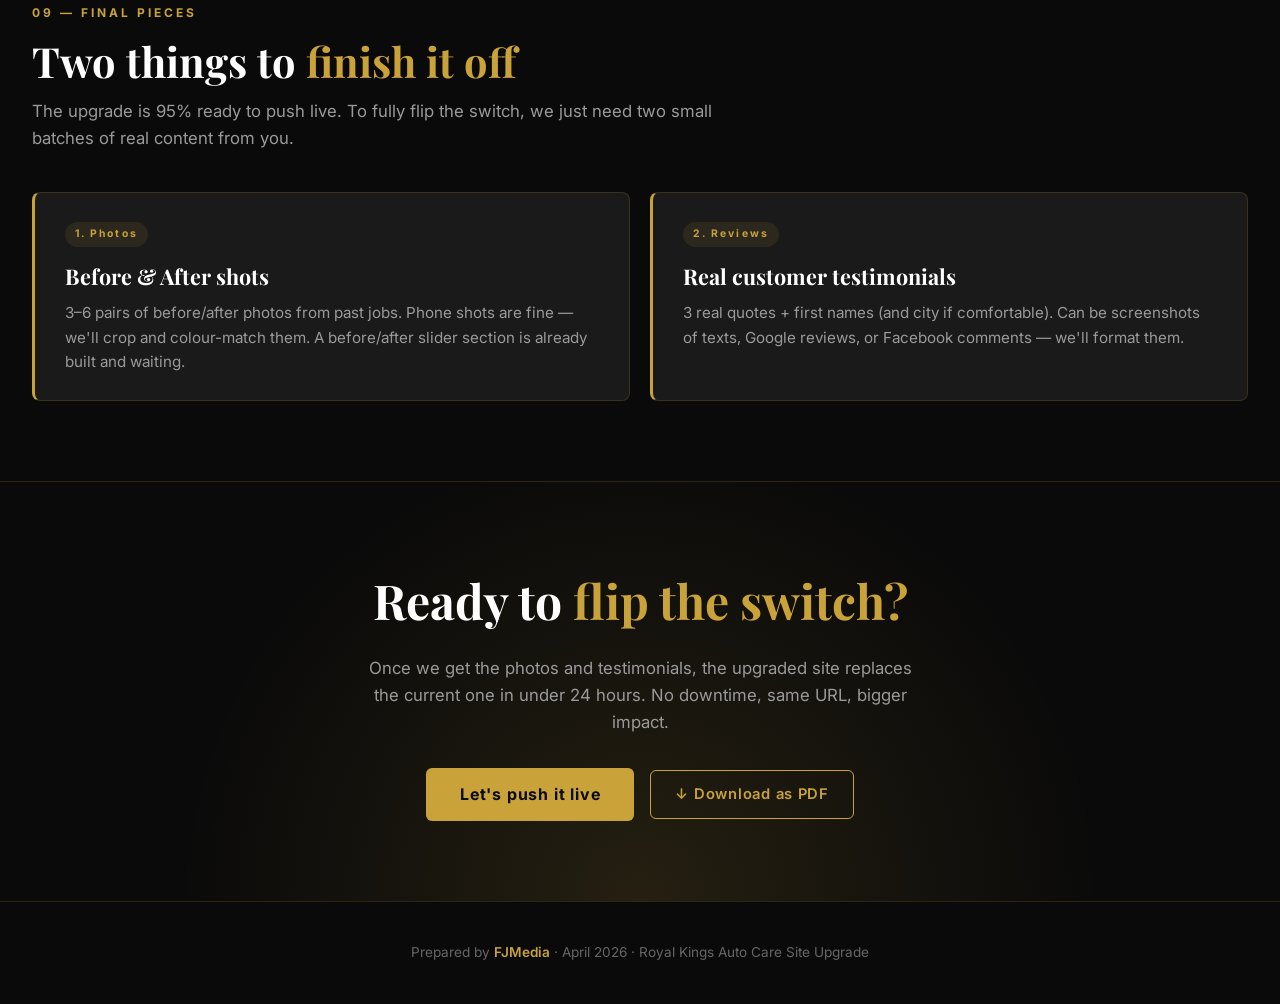
<file: demo-site/index.html>
<!DOCTYPE html>
<html lang="en">
<head>
<meta charset="UTF-8">
<meta name="viewport" content="width=device-width, initial-scale=1.0">
<meta name="robots" content="noindex, nofollow">
<title>Royal Kings Auto Care — Site Upgrade Breakdown</title>
<link rel="preconnect" href="https://fonts.googleapis.com">
<link rel="preconnect" href="https://fonts.gstatic.com" crossorigin>
<link href="https://fonts.googleapis.com/css2?family=Playfair+Display:wght@700;800&family=Inter:wght@400;500;600;700&display=swap" rel="stylesheet">
<style>
  :root {
    --black: #0a0a0a;
    --black-soft: #141414;
    --black-card: #1a1a1a;
    --gold: #c9a23a;
    --gold-bright: #e2b84a;
    --white: #ffffff;
    --grey: #9a9a9a;
    --grey-dark: #666;
    --border: rgba(201, 162, 58, 0.18);
  }
  * { margin: 0; padding: 0; box-sizing: border-box; }
  body {
    font-family: 'Inter', sans-serif;
    background: var(--black);
    color: var(--white);
    line-height: 1.6;
    -webkit-font-smoothing: antialiased;
  }
  .container { max-width: 1320px; margin: 0 auto; padding: 0 32px; }

  /* COVER */
  .cover {
    min-height: 70vh;
    display: flex; flex-direction: column; justify-content: center; align-items: center;
    text-align: center; padding: 80px 32px;
    border-bottom: 1px solid var(--border);
    background: radial-gradient(circle at 50% 0%, rgba(201, 162, 58, 0.12), transparent 60%);
  }
  .cover-eyebrow {
    font-size: 0.8rem; letter-spacing: 0.3em; text-transform: uppercase;
    color: var(--gold); margin-bottom: 20px; font-weight: 600;
  }
  .cover h1 {
    font-family: 'Playfair Display', serif;
    font-size: clamp(2.5rem, 5vw, 4.2rem); line-height: 1.1;
    margin-bottom: 24px; font-weight: 700;
  }
  .cover h1 span { color: var(--gold); }
  .cover p {
    font-size: 1.15rem; color: var(--grey);
    max-width: 640px; margin: 0 auto 32px;
  }
  .cover-meta {
    display: flex; gap: 40px; flex-wrap: wrap; justify-content: center;
    margin-top: 24px; padding-top: 32px;
    border-top: 1px solid var(--border);
    width: 100%; max-width: 640px;
  }
  .cover-meta strong {
    display: block; color: var(--gold); font-size: 0.75rem;
    letter-spacing: 0.2em; text-transform: uppercase; margin-bottom: 6px;
  }
  .cover-meta span { font-size: 0.95rem; color: var(--white); }

  /* TOC */
  .toc {
    padding: 56px 0; border-bottom: 1px solid var(--border);
  }
  .toc h2 {
    font-family: 'Playfair Display', serif;
    font-size: 1.8rem; margin-bottom: 24px; font-weight: 700;
  }
  .toc h2 span { color: var(--gold); }
  .toc ol {
    list-style: none; counter-reset: toc;
    display: grid; grid-template-columns: repeat(2, 1fr); gap: 12px 40px;
  }
  .toc li {
    counter-increment: toc; padding: 10px 0;
    border-bottom: 1px solid rgba(255,255,255,0.05);
    display: flex; gap: 16px; align-items: baseline;
    font-size: 0.98rem;
  }
  .toc li::before {
    content: counter(toc, decimal-leading-zero);
    color: var(--gold); font-family: 'Playfair Display', serif;
    font-size: 0.85rem; font-weight: 700; min-width: 32px;
  }
  .toc .tag-new {
    margin-left: auto; font-size: 0.65rem; letter-spacing: 0.15em;
    color: var(--gold); background: rgba(201, 162, 58, 0.12);
    padding: 3px 8px; border-radius: 20px; font-weight: 700;
  }

  /* SECTION */
  section.block {
    padding: 80px 0; border-bottom: 1px solid var(--border);
  }
  .section-eyebrow {
    display: inline-flex; align-items: center; gap: 10px;
    font-size: 0.75rem; letter-spacing: 0.25em;
    text-transform: uppercase; color: var(--gold);
    margin-bottom: 14px; font-weight: 700;
  }
  .badge-new {
    display: inline-block; font-size: 0.65rem; letter-spacing: 0.15em;
    color: var(--black); background: var(--gold);
    padding: 4px 10px; border-radius: 20px;
    font-weight: 800;
  }
  h2.block-title {
    font-family: 'Playfair Display', serif;
    font-size: clamp(1.8rem, 3.5vw, 2.6rem); line-height: 1.15;
    margin-bottom: 14px; font-weight: 700;
  }
  h2.block-title span { color: var(--gold); }
  .block-intro {
    font-size: 1.05rem; color: var(--grey);
    max-width: 720px; margin-bottom: 40px;
  }

  /* COMPARE LAYOUT */
  .compare {
    display: grid; grid-template-columns: 1fr 1fr; gap: 32px; margin-bottom: 36px;
  }
  .compare-col { display: flex; flex-direction: column; gap: 14px; }
  .compare-label {
    display: flex; align-items: center; gap: 10px;
    font-size: 0.8rem; letter-spacing: 0.2em;
    text-transform: uppercase; font-weight: 700;
  }
  .compare-label .dot { width: 10px; height: 10px; border-radius: 50%; }
  .compare-col.before .dot { background: #6b6b6b; }
  .compare-col.before .compare-label { color: var(--grey); }
  .compare-col.after .dot { background: var(--gold); box-shadow: 0 0 12px rgba(201, 162, 58, 0.6); }
  .compare-col.after .compare-label { color: var(--gold); }

  .screenshot-frame {
    border: 1px solid var(--border); border-radius: 12px;
    overflow: hidden; background: var(--black-soft);
  }
  .compare-col.after .screenshot-frame {
    border-color: var(--gold);
    box-shadow: 0 20px 60px rgba(201, 162, 58, 0.08);
  }
  .screenshot-frame img { width: 100%; display: block; }

  /* SINGLE (new section) */
  .single-shot {
    border: 1px solid var(--gold); border-radius: 12px;
    overflow: hidden; background: var(--black-soft);
    box-shadow: 0 20px 60px rgba(201, 162, 58, 0.1);
    margin-bottom: 36px;
  }
  .single-shot img { width: 100%; display: block; }
  .single-shot-label {
    display: flex; align-items: center; gap: 10px;
    font-size: 0.8rem; letter-spacing: 0.2em;
    text-transform: uppercase; font-weight: 700;
    color: var(--gold); margin-bottom: 14px;
  }
  .single-shot-label .dot {
    width: 10px; height: 10px; border-radius: 50%;
    background: var(--gold); box-shadow: 0 0 12px rgba(201, 162, 58, 0.6);
  }

  /* WHY CARDS */
  .why {
    display: grid; grid-template-columns: repeat(3, 1fr); gap: 16px;
    margin-top: 24px;
  }
  .why-card {
    background: var(--black-card);
    border: 1px solid var(--border);
    border-left: 3px solid var(--gold);
    padding: 20px 22px; border-radius: 8px;
  }
  .why-card h4 {
    font-family: 'Inter', sans-serif; font-size: 0.95rem;
    color: var(--gold-bright); margin-bottom: 6px; font-weight: 700;
  }
  .why-card p {
    color: var(--grey); font-size: 0.88rem;
    line-height: 1.55;
  }

  /* MOBILE BLOCK */
  .mobile-showcase {
    display: grid; grid-template-columns: 300px 1fr; gap: 48px;
    align-items: center; margin-top: 24px;
  }
  .mobile-showcase .screenshot-frame { max-width: 300px; }
  .mobile-showcase .feature-list { list-style: none; }
  .mobile-showcase .feature-list li {
    padding: 14px 0; border-bottom: 1px solid rgba(255,255,255,0.06);
    display: grid; grid-template-columns: 32px 1fr; gap: 14px;
  }
  .mobile-showcase .feature-list li::before {
    content: '✓'; color: var(--gold); font-weight: 800; font-size: 1rem;
  }
  .mobile-showcase .feature-list strong {
    display: block; color: var(--white); font-size: 0.98rem; margin-bottom: 3px;
  }
  .mobile-showcase .feature-list span {
    color: var(--grey); font-size: 0.88rem;
  }

  /* INVISIBLE UPGRADES */
  .invisible-grid {
    display: grid; grid-template-columns: repeat(2, 1fr); gap: 16px;
    margin-top: 24px;
  }
  .invisible-card {
    background: var(--black-card); border: 1px solid var(--border);
    padding: 22px 26px; border-radius: 8px;
  }
  .invisible-card .tag {
    display: inline-block; font-size: 0.65rem; letter-spacing: 0.2em;
    text-transform: uppercase; color: var(--gold);
    background: rgba(201, 162, 58, 0.1); padding: 3px 10px;
    border-radius: 20px; margin-bottom: 10px; font-weight: 700;
  }
  .invisible-card h4 {
    font-family: 'Inter', sans-serif; font-size: 1rem;
    margin-bottom: 6px; color: var(--white); font-weight: 700;
  }
  .invisible-card p {
    color: var(--grey); font-size: 0.9rem; line-height: 1.55;
  }

  /* CLIENT NEEDS */
  .needs {
    display: grid; grid-template-columns: repeat(2, 1fr); gap: 20px;
    margin-top: 24px;
  }
  .need-card {
    background: var(--black-card); border: 1px solid var(--border);
    border-left: 3px solid var(--gold);
    padding: 26px 30px; border-radius: 8px;
  }
  .need-card .tag {
    display: inline-block; font-size: 0.65rem; letter-spacing: 0.2em;
    color: var(--gold); background: rgba(201, 162, 58, 0.1);
    padding: 4px 10px; border-radius: 20px; margin-bottom: 12px; font-weight: 700;
  }
  .need-card h3 {
    font-family: 'Playfair Display', serif; font-size: 1.35rem;
    margin-bottom: 8px; color: var(--white);
  }
  .need-card p { color: var(--grey); font-size: 0.95rem; }

  /* CTA */
  .cta {
    text-align: center; padding: 80px 32px;
    background: radial-gradient(circle at 50% 100%, rgba(201, 162, 58, 0.14), transparent 60%);
  }
  .cta h2 {
    font-family: 'Playfair Display', serif;
    font-size: clamp(2rem, 4vw, 3rem); margin-bottom: 16px;
  }
  .cta h2 span { color: var(--gold); }
  .cta p {
    color: var(--grey); font-size: 1.05rem;
    max-width: 560px; margin: 0 auto 32px;
  }
  .btn {
    display: inline-block; background: var(--gold); color: var(--black);
    padding: 14px 34px; border-radius: 6px; text-decoration: none;
    font-weight: 700; letter-spacing: 0.05em;
    transition: transform 0.2s, box-shadow 0.2s;
  }
  .btn:hover {
    transform: translateY(-2px);
    box-shadow: 0 10px 30px rgba(201, 162, 58, 0.3);
  }
  .btn-ghost {
    display: inline-block; background: transparent; color: var(--gold);
    padding: 12px 24px; border: 1px solid var(--gold); border-radius: 6px;
    text-decoration: none; font-weight: 600; font-size: 0.92rem;
    letter-spacing: 0.05em; transition: background 0.2s, color 0.2s;
    margin-top: 24px;
  }
  .btn-ghost:hover { background: var(--gold); color: var(--black); }
  .cta-row { display: flex; gap: 16px; justify-content: center; flex-wrap: wrap; align-items: center; }
  .cta-row .btn-ghost { margin-top: 0; }

  footer {
    text-align: center; padding: 40px 32px;
    border-top: 1px solid var(--border);
    color: var(--grey-dark); font-size: 0.85rem;
  }
  footer a { color: var(--gold); text-decoration: none; font-weight: 600; }

  @media (max-width: 900px) {
    .compare { grid-template-columns: 1fr; gap: 24px; }
    .why { grid-template-columns: 1fr; }
    .mobile-showcase { grid-template-columns: 1fr; }
    .mobile-showcase .screenshot-frame { margin: 0 auto; }
    .invisible-grid { grid-template-columns: 1fr; }
    .needs { grid-template-columns: 1fr; }
    .toc ol { grid-template-columns: 1fr; }
    section.block { padding: 56px 0; }
    .container { padding: 0 20px; }
  }

  @media print {
    body { background: white; color: black; }
    section.block, .cta, .cover { page-break-inside: avoid; }
    .compare, .single-shot, .mobile-showcase { page-break-inside: avoid; }
  }
</style>
</head>
<body>

<!-- COVER -->
<section class="cover">
  <div class="cover-eyebrow">Site Upgrade Breakdown</div>
  <h1>Royal Kings Auto Care<br><span>— The Next Level</span></h1>
  <p>A section-by-section look at what's changing on your site. Every upgrade is built around one goal: turning more visitors into booked details.</p>
  <div class="cover-meta">
    <div>
      <strong>Client</strong>
      <span>Royal Kings Auto Care</span>
    </div>
    <div>
      <strong>Prepared By</strong>
      <span>FJMedia</span>
    </div>
    <div>
      <strong>Date</strong>
      <span>April 2026</span>
    </div>
  </div>
</section>

<!-- TOC -->
<section class="toc">
  <div class="container">
    <h2>What's <span>inside</span></h2>
    <ol>
      <li>Hero — the first impression</li>
      <li>How It Works <span class="tag-new">NEW</span></li>
      <li>Customer Reviews <span class="tag-new">NEW</span></li>
      <li>FAQ <span class="tag-new">NEW</span></li>
      <li>Booking Form — refinements</li>
      <li>Ready for the Royal Treatment <span class="tag-new">NEW</span></li>
      <li>Mobile — sticky "Book Now" <span class="tag-new">NEW</span></li>
      <li>Under the hood — SEO, Speed, Accessibility</li>
      <li>What we need from you</li>
    </ol>
  </div>
</section>

<!-- 01 HERO -->
<section class="block">
  <div class="container">
    <div class="section-eyebrow">01 — First Impression</div>
    <h2 class="block-title">The <span>hero</span> does more heavy lifting</h2>
    <p class="block-intro">The hero is the first thing every visitor sees. The current version leans on the logo alone. The upgraded version makes the brand name the headline, adds a clear sub-slogan, and stacks three trust badges that answer the customer's silent questions in under two seconds: "Do they come to me? Do they cover Winnipeg? Will I be happy with the result?"</p>

    <div class="compare">
      <div class="compare-col before">
        <div class="compare-label"><span class="dot"></span>Current Site</div>
        <div class="screenshot-frame"><img src="sections/before/hero.png" alt="Current hero"></div>
      </div>
      <div class="compare-col after">
        <div class="compare-label"><span class="dot"></span>Upgraded Site</div>
        <div class="screenshot-frame"><img src="sections/after/hero.png" alt="Upgraded hero"></div>
      </div>
    </div>

    <div class="why">
      <div class="why-card">
        <h4>Brand-first headline</h4>
        <p>"Royal Kings Auto Care" becomes the hero — not a small logo tucked in the corner. First thing they remember is your name.</p>
      </div>
      <div class="why-card">
        <h4>Slogan + reassurance line</h4>
        <p>"Convenience meets quality." Plus "Free estimates · No obligation · Same-day response" — kills every hesitation a new visitor might have.</p>
      </div>
      <div class="why-card">
        <h4>Three trust badges</h4>
        <p>Mobile Service · Serving All Winnipeg · Satisfaction Guaranteed. Answers "do they come to me?" before they even have to ask.</p>
      </div>
    </div>
  </div>
</section>

<!-- 02 HOW IT WORKS -->
<section class="block">
  <div class="container">
    <div class="section-eyebrow">02 — <span class="badge-new">NEW</span>&nbsp;&nbsp;Process</div>
    <h2 class="block-title">A 4-step walkthrough — <span>no more "what happens next?"</span></h2>
    <p class="block-intro">The single biggest objection on any mobile-service site: "I don't know how this works." The new "How It Works" section walks the customer from picking a package through to final delivery, so there are no surprises when you pull up to their driveway.</p>

    <div class="single-shot-label"><span class="dot"></span>New section on the upgraded site</div>
    <div class="single-shot"><img src="sections/after/how-it-works.png" alt="How It Works section"></div>

    <div class="why">
      <div class="why-card">
        <h4>Reduces phone calls</h4>
        <p>Every answered question is a call you don't have to take. Customers self-serve and book with confidence.</p>
      </div>
      <div class="why-card">
        <h4>Sets professional tone</h4>
        <p>A clear, numbered process signals you run a real operation — not a side hustle. Higher perceived value = easier to charge premium pricing.</p>
      </div>
      <div class="why-card">
        <h4>Filters out bad fits</h4>
        <p>People who don't like your process self-select out before they waste your time with a quote request.</p>
      </div>
    </div>
  </div>
</section>

<!-- 03 TESTIMONIALS -->
<section class="block">
  <div class="container">
    <div class="section-eyebrow">03 — <span class="badge-new">NEW</span>&nbsp;&nbsp;Social Proof</div>
    <h2 class="block-title">Customer reviews section — <span>the #1 trust builder</span></h2>
    <p class="block-intro">The single biggest driver of bookings for service businesses: "what do other people say about them?" The new reviews section is styled and ready — it just needs real quotes from real customers (placeholder content shown below).</p>

    <div class="single-shot-label"><span class="dot"></span>Preview — waiting on real customer reviews from you</div>
    <div class="single-shot"><img src="sections/after/testimonials.png" alt="Testimonials section"></div>

    <div class="why">
      <div class="why-card">
        <h4>5-star visual anchor</h4>
        <p>Gold stars grab the eye immediately. Signals quality before they even read a word.</p>
      </div>
      <div class="why-card">
        <h4>Service tag on each review</h4>
        <p>Each review shows what was booked — so a reader sees the exact service they're considering was praised by someone else.</p>
      </div>
      <div class="why-card">
        <h4>Hidden until ready</h4>
        <p>The section stays hidden on the live site until you send over real reviews — no fake placeholders shown to customers.</p>
      </div>
    </div>
  </div>
</section>

<!-- 04 FAQ -->
<section class="block">
  <div class="container">
    <div class="section-eyebrow">04 — <span class="badge-new">NEW</span>&nbsp;&nbsp;Objection Handling</div>
    <h2 class="block-title">FAQ section — <span>answers every hesitation</span></h2>
    <p class="block-intro">Six of the most common questions customers ask before booking — answered upfront in a clean accordion. Every question resolved here is a text or call you don't have to send.</p>

    <div class="single-shot-label"><span class="dot"></span>New section on the upgraded site</div>
    <div class="single-shot"><img src="sections/after/faq.png" alt="FAQ section"></div>

    <div class="why">
      <div class="why-card">
        <h4>Closes the gap to booking</h4>
        <p>Customers don't have to wait for a reply before they can book. They find the answer, feel confident, then fill the form.</p>
      </div>
      <div class="why-card">
        <h4>Google reads it too</h4>
        <p>FAQ content is indexed by Google and can show directly in search results — meaning free traffic from people searching specific questions.</p>
      </div>
      <div class="why-card">
        <h4>Easy to edit later</h4>
        <p>If you notice the same question coming up over text, we just add it to the FAQ. The section scales with your business.</p>
      </div>
    </div>
  </div>
</section>

<!-- 05 BOOKING -->
<section class="block">
  <div class="container">
    <div class="section-eyebrow">05 — Booking Form</div>
    <h2 class="block-title">Same form, <span>sharper CTA</span></h2>
    <p class="block-intro">The booking form was already solid. The upgrade tightens the CTA copy and adds some guardrails that catch issues before they become problems (24-hour minimum, 90-day max, spam protection).</p>

    <div class="compare">
      <div class="compare-col before">
        <div class="compare-label"><span class="dot"></span>Current — "Request Appointment"</div>
        <div class="screenshot-frame"><img src="sections/before/booking.png" alt="Current booking form"></div>
      </div>
      <div class="compare-col after">
        <div class="compare-label"><span class="dot"></span>Upgraded — "Book My Detail"</div>
        <div class="screenshot-frame"><img src="sections/after/booking.png" alt="Upgraded booking form"></div>
      </div>
    </div>

    <div class="why">
      <div class="why-card">
        <h4>First-person CTA converts higher</h4>
        <p>"Book My Detail" reads like the customer's own decision. Tested to convert better than passive copy like "Request Appointment."</p>
      </div>
      <div class="why-card">
        <h4>Date guardrails</h4>
        <p>Minimum 24 hours in advance. Maximum 90 days out. Stops bookings you can't fulfill and keeps the calendar clean.</p>
      </div>
      <div class="why-card">
        <h4>Silent spam protection</h4>
        <p>Invisible honeypot field blocks bot submissions. Real humans don't see it — spammers fill it and get rejected.</p>
      </div>
    </div>
  </div>
</section>

<!-- 06 BOTTOM CTA -->
<section class="block">
  <div class="container">
    <div class="section-eyebrow">06 — <span class="badge-new">NEW</span>&nbsp;&nbsp;Closing Push</div>
    <h2 class="block-title">A dedicated <span>closing call-to-action</span></h2>
    <p class="block-intro">Not everyone books the first time they land. The new closing CTA section — shown right before the footer — is one last push for visitors who scrolled all the way through and need a final nudge.</p>

    <div class="single-shot-label"><span class="dot"></span>New section on the upgraded site</div>
    <div class="single-shot"><img src="sections/after/bottom-cta.png" alt="Bottom CTA section"></div>

    <div class="why">
      <div class="why-card">
        <h4>Catches the "almost ready"</h4>
        <p>Visitors who scrolled through the whole page are the warmest leads. A second CTA converts the ones who forgot where the form was.</p>
      </div>
      <div class="why-card">
        <h4>Reinforces the brand</h4>
        <p>"Ready for the Royal Treatment?" — ties back to the brand name one more time. Memorable.</p>
      </div>
      <div class="why-card">
        <h4>Works on any scroll speed</h4>
        <p>Fast scrollers get caught by the sticky mobile bar. Slow readers get caught by this. Every reader has a path to book.</p>
      </div>
    </div>
  </div>
</section>

<!-- 07 MOBILE STICKY -->
<section class="block">
  <div class="container">
    <div class="section-eyebrow">07 — <span class="badge-new">NEW</span>&nbsp;&nbsp;Mobile Experience</div>
    <h2 class="block-title">Sticky "Book Now" bar for <span>phone users</span></h2>
    <p class="block-intro">Most of your traffic comes from phones — Instagram taps, Google searches on mobile, TikTok bio clicks. The sticky "Book Now" bar stays pinned to the bottom of the screen the entire time they're scrolling, so booking is always one tap away.</p>

    <div class="mobile-showcase">
      <div class="screenshot-frame"><img src="sections/after/mobile-sticky.png" alt="Mobile with sticky Book Now bar"></div>
      <ul class="feature-list">
        <li>
          <div>
            <strong>Always one tap from booking</strong>
            <span>No scrolling up to find the form. Pinned to the bottom of the screen while they scroll.</span>
          </div>
        </li>
        <li>
          <div>
            <strong>Gold bar = brand-aligned</strong>
            <span>Matches the site palette. Professional, not aggressive. Familiar pattern users already know.</span>
          </div>
        </li>
        <li>
          <div>
            <strong>Safe-area aware (iPhone notch)</strong>
            <span>Respects the notch and bottom home indicator on newer iPhones — doesn't get cut off.</span>
          </div>
        </li>
        <li>
          <div>
            <strong>Only appears on mobile</strong>
            <span>Desktop users don't see it — it would just take up screen real estate they don't need.</span>
          </div>
        </li>
      </ul>
    </div>
  </div>
</section>

<!-- 08 UNDER THE HOOD -->
<section class="block">
  <div class="container">
    <div class="section-eyebrow">08 — Under The Hood</div>
    <h2 class="block-title">The invisible upgrades — <span>the ones Google cares about</span></h2>
    <p class="block-intro">These are changes you won't see at a glance, but they're the ones that separate a hobbyist site from a professional one. They affect search ranking, load speed, and who can actually use the site.</p>

    <div class="invisible-grid">
      <div class="invisible-card">
        <span class="tag">SEO</span>
        <h4>LocalBusiness schema for Google</h4>
        <p>Tells Google you're an auto-detailing shop in Winnipeg (not just some website). Unlocks "near me" search results.</p>
      </div>
      <div class="invisible-card">
        <span class="tag">SEO</span>
        <h4>Open Graph + Twitter Cards</h4>
        <p>When someone shares your link in a text or on Instagram, it now shows a proper preview card with your logo — not a broken thumbnail.</p>
      </div>
      <div class="invisible-card">
        <span class="tag">Speed</span>
        <h4>Deferred script loading</h4>
        <p>Content paints first, scripts load after. Page feels faster even on slow mobile connections.</p>
      </div>
      <div class="invisible-card">
        <span class="tag">Speed</span>
        <h4>Explicit image dimensions</h4>
        <p>Page doesn't "jump" as images load. Smoother scroll, better scores on Google's Core Web Vitals.</p>
      </div>
      <div class="invisible-card">
        <span class="tag">Accessibility</span>
        <h4>Keyboard-friendly FAQ</h4>
        <p>Tab + Enter opens accordion items. Screen readers announce the right labels. Meets WCAG AA contrast standards.</p>
      </div>
      <div class="invisible-card">
        <span class="tag">Accessibility</span>
        <h4>Safe-area padding on sticky CTA</h4>
        <p>iPhones with notches don't cut off the "Book Now" button anymore — displays correctly on every phone model.</p>
      </div>
      <div class="invisible-card">
        <span class="tag">Security</span>
        <h4>Honeypot spam protection</h4>
        <p>Invisible form field that bots fill in and humans don't. Blocks garbage submissions from ever hitting your inbox.</p>
      </div>
      <div class="invisible-card">
        <span class="tag">Trust</span>
        <h4>Digital waiver + Drive archive</h4>
        <p>Signed waivers are saved straight to your Google Drive. Deposit policy displays on both form and waiver — no disputes.</p>
      </div>
    </div>
  </div>
</section>

<!-- 09 WHAT WE NEED -->
<section class="block">
  <div class="container">
    <div class="section-eyebrow">09 — Final Pieces</div>
    <h2 class="block-title">Two things to <span>finish it off</span></h2>
    <p class="block-intro">The upgrade is 95% ready to push live. To fully flip the switch, we just need two small batches of real content from you.</p>

    <div class="needs">
      <div class="need-card">
        <span class="tag">1. Photos</span>
        <h3>Before &amp; After shots</h3>
        <p>3–6 pairs of before/after photos from past jobs. Phone shots are fine — we'll crop and colour-match them. A before/after slider section is already built and waiting.</p>
      </div>
      <div class="need-card">
        <span class="tag">2. Reviews</span>
        <h3>Real customer testimonials</h3>
        <p>3 real quotes + first names (and city if comfortable). Can be screenshots of texts, Google reviews, or Facebook comments — we'll format them.</p>
      </div>
    </div>
  </div>
</section>

<!-- CTA -->
<section class="cta">
  <h2>Ready to <span>flip the switch?</span></h2>
  <p>Once we get the photos and testimonials, the upgraded site replaces the current one in under 24 hours. No downtime, same URL, bigger impact.</p>
  <div class="cta-row">
    <a href="mailto:diazcjames@gmail.com?subject=Let's%20push%20the%20Royal%20Kings%20upgrade%20live" class="btn">Let's push it live</a>
    <a href="Royal-Kings-Site-Upgrade-Breakdown.pdf" class="btn-ghost" download>↓ Download as PDF</a>
  </div>
</section>

<footer>
  Prepared by <a href="https://fjmedia.ca">FJMedia</a> · April 2026 · Royal Kings Auto Care Site Upgrade
</footer>

</body>
</html>
</file>
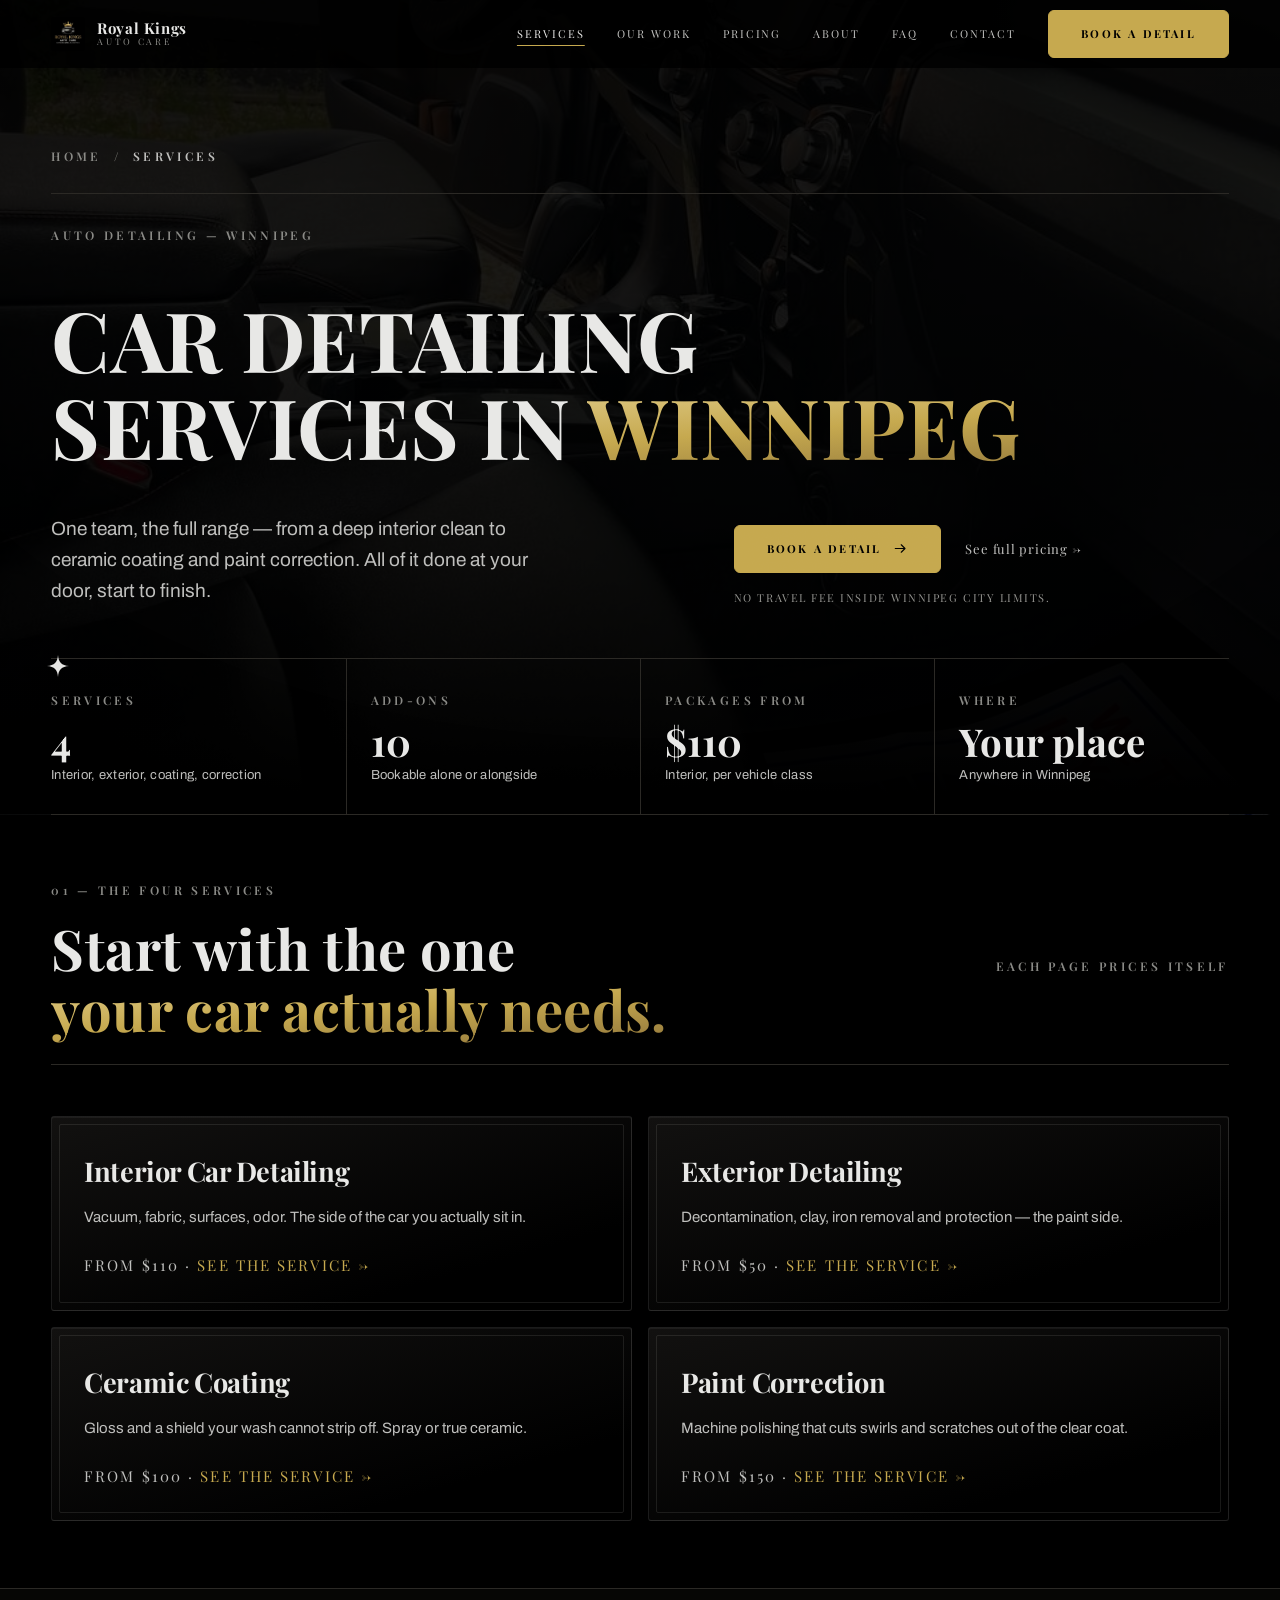
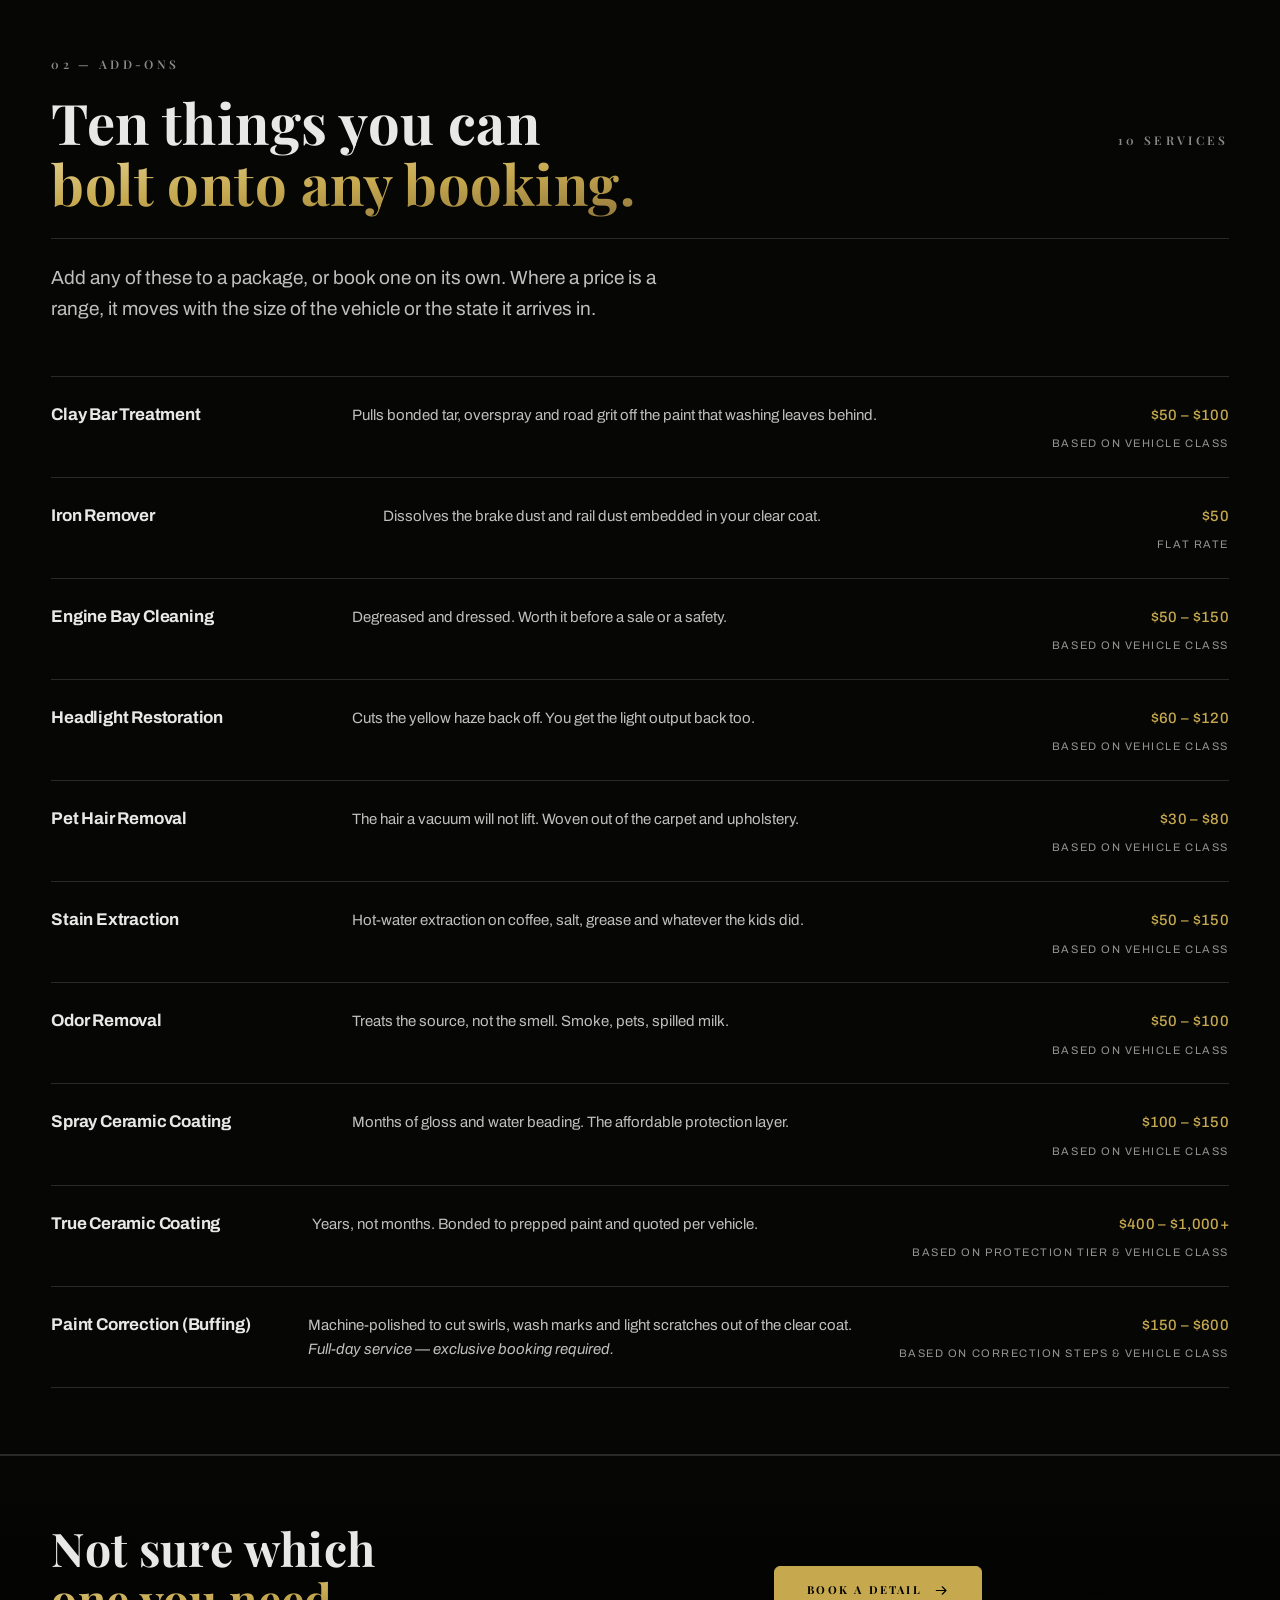
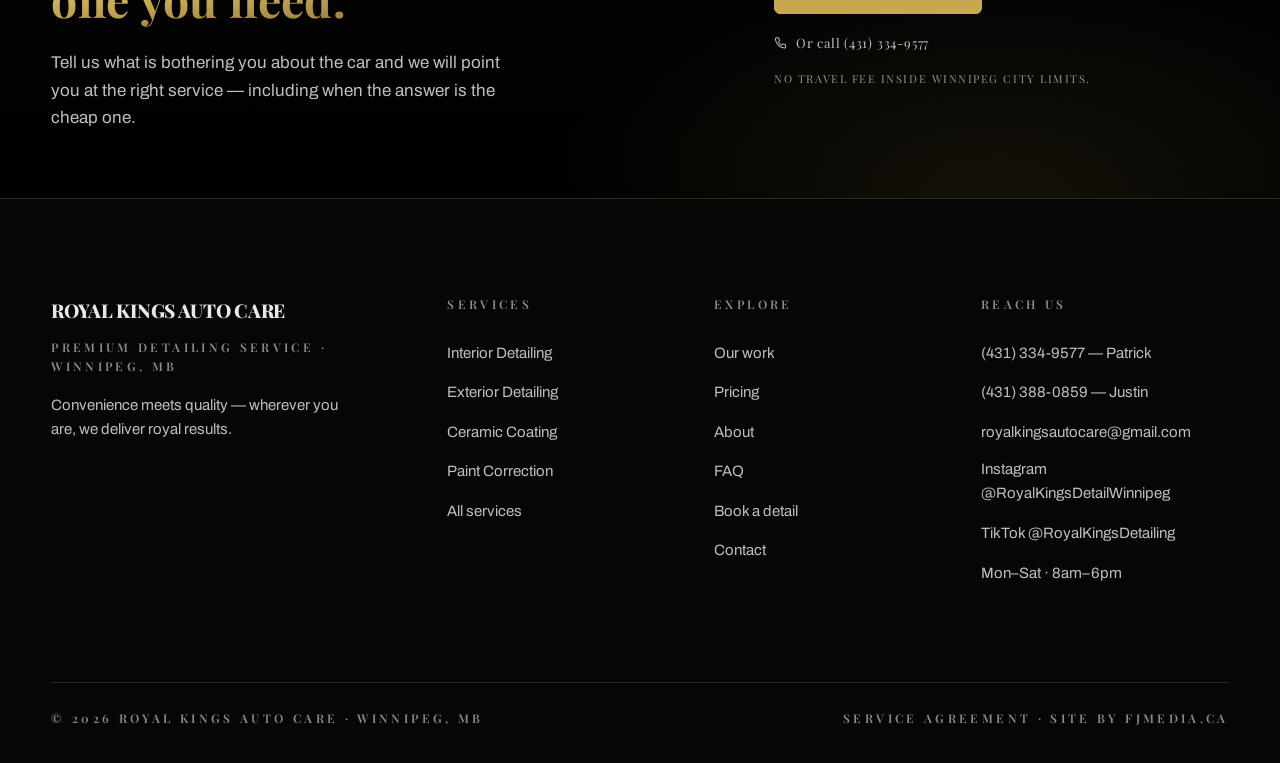
<file: services/index.html>
<!DOCTYPE html>
<html lang="en-CA" data-theme="sign">
<head>

  <meta charset="utf-8">
  <meta name="viewport" content="width=device-width, initial-scale=1, viewport-fit=cover">
  <title>Car Detailing Services in Winnipeg | Royal Kings</title>
  <meta name="description" content="Every service we offer in Winnipeg — interior packages from $110, exterior decontamination, ceramic coating, paint correction and 10 add-ons. We come to you.">
  <link rel="canonical" href="https://www.royalkingsdetailingwpg.ca/services">
  <meta name="robots" content="index, follow">
  <meta property="og:type" content="website">
  <meta property="og:site_name" content="Royal Kings Auto Care">
  <meta property="og:title" content="Car Detailing Services in Winnipeg | Royal Kings">
  <meta property="og:description" content="Every service we offer in Winnipeg — interior packages from $110, exterior decontamination, ceramic coating, paint correction and 10 add-ons. We come to you.">
  <meta property="og:url" content="https://www.royalkingsdetailingwpg.ca/services">
  <meta property="og:image" content="https://www.royalkingsdetailingwpg.ca/Logo.jpg">
  <meta name="twitter:card" content="summary_large_image">
  <meta name="twitter:title" content="Car Detailing Services in Winnipeg | Royal Kings">
  <meta name="twitter:description" content="Every service we offer in Winnipeg — interior packages from $110, exterior decontamination, ceramic coating, paint correction and 10 add-ons. We come to you.">
  <meta name="twitter:image" content="https://www.royalkingsdetailingwpg.ca/Logo.jpg">
  <meta name="theme-color" content="#000000">
  <link rel="icon" type="image/svg+xml" href="data:image/svg+xml,%3Csvg xmlns='http://www.w3.org/2000/svg' viewBox='0 0 32 32'%3E%3Crect width='32' height='32' fill='%23000000'/%3E%3Cpath d='M5 20.5 L7 10 L12.5 15 L16 7 L19.5 15 L25 10 L27 20.5 Z' fill='%23C6A94F'/%3E%3Crect x='5' y='22.5' width='22' height='3' fill='%23C6A94F'/%3E%3C/svg%3E">
  <link rel="apple-touch-icon" href="/Logo.jpg">
  <link rel="preconnect" href="https://fonts.googleapis.com">
  <link rel="preconnect" href="https://fonts.gstatic.com" crossorigin>
  <link rel="stylesheet" href="https://fonts.googleapis.com/css2?family=Archivo:wdth,wght@62..125,400..800&family=JetBrains+Mono:wght@400;500;700&display=swap">
  <link rel="stylesheet" href="/assets/rk.css?v=92a2e8c5">
  <link rel="stylesheet" href="https://fonts.googleapis.com/css2?family=Playfair+Display:wght@400..900&display=swap">
  <link rel="stylesheet" href="/assets/rk-sign.css?v=e4436149">

  <script type="application/ld+json">{"@context":"https://schema.org","@type":"BreadcrumbList","itemListElement":[{"@type":"ListItem","position":1,"name":"Home","item":"https://www.royalkingsdetailingwpg.ca/"},{"@type":"ListItem","position":2,"name":"Services","item":"https://www.royalkingsdetailingwpg.ca/services"}]}</script>
</head>
<body>
<a class="btn btn-ghost vh" href="#main">Skip to content</a>

<header class="nav" id="nav">
  <div class="wrap nav-inner">
    <a class="brand" href="/" aria-label="Royal Kings Auto Care — home">
      <img src="/Logo.jpg" width="34" height="34" alt="">
      <span class="brand-txt"><b>Royal Kings</b><span>Auto Care</span></span>
    </a>
    <nav class="nav-links" aria-label="Primary">
        <a href="/services" aria-current="page">Services</a>
        <a href="/gallery">Our work</a>
        <a href="/pricing">Pricing</a>
        <a href="/about">About</a>
        <a href="/faq">FAQ</a>
        <a href="/contact">Contact</a>
      
      <a class="btn btn-primary nav-cta" href="/book">Book a detail</a>
    </nav>
    <button class="nav-toggle" type="button" id="navToggle" aria-expanded="false" aria-controls="drawer">
      <svg class="ic" viewBox="0 0 20 20" fill="none" stroke="currentColor" stroke-width="1.5" stroke-linecap="round" stroke-linejoin="round" aria-hidden="true"><path d="M2 5h16M2 10h16M2 15h16"/></svg><span class="vh">Open menu</span>
    </button>
  </div>
</header>

<div class="drawer" id="drawer" data-open="false">
  <div class="drawer-top">
    <a class="brand" href="/"><img src="/Logo.jpg" width="34" height="34" alt=""><span class="brand-txt"><b>Royal Kings</b><span>Auto Care</span></span></a>
    <button class="nav-toggle" type="button" id="navClose"><svg class="ic" viewBox="0 0 20 20" fill="none" stroke="currentColor" stroke-width="1.5" stroke-linecap="round" stroke-linejoin="round" aria-hidden="true"><path d="M4 4l12 12M16 4L4 16"/></svg><span class="vh">Close menu</span></button>
  </div>
  <nav aria-label="Menu">
        <a href="/services" aria-current="page">Services</a>
        <a href="/gallery">Our work</a>
        <a href="/pricing">Pricing</a>
        <a href="/about">About</a>
        <a href="/faq">FAQ</a>
        <a href="/contact">Contact</a>
  </nav>
  <div class="drawer-foot">
    
    <a class="btn btn-primary" href="/book">Book a detail <svg class="ic" viewBox="0 0 20 20" fill="none" stroke="currentColor" stroke-width="1.5" stroke-linecap="round" stroke-linejoin="round" aria-hidden="true"><path d="M3 10h13M11 5l5 5-5 5"/></svg></a>
    <a class="drawer-call" href="tel:+14313349577"><svg class="ic" viewBox="0 0 20 20" fill="none" stroke="currentColor" stroke-width="1.5" stroke-linecap="round" stroke-linejoin="round" aria-hidden="true"><path d="M17 13.9v2.3a1.5 1.5 0 0 1-1.6 1.5 15 15 0 0 1-6.5-2.3 14.7 14.7 0 0 1-4.5-4.5A15 15 0 0 1 2 4.3 1.5 1.5 0 0 1 3.5 2.7h2.3a1.5 1.5 0 0 1 1.5 1.3c.1.7.3 1.4.5 2.1a1.5 1.5 0 0 1-.3 1.6l-1 1a12 12 0 0 0 4.5 4.5l1-1a1.5 1.5 0 0 1 1.6-.3c.7.2 1.4.4 2.1.5a1.5 1.5 0 0 1 1.3 1.5z"/></svg> (431) 334-9577 — Patrick</a>
  </div>
</div>
<main id="main">

<section class="hero" aria-labelledby="h1">
  <div class="hero-bg" aria-hidden="true" style="--hero-img:url('/assets/Gallery/2026-08-28%204runner-black/passenger-a1.jpg');--hero-pos:center 46%"></div>
  <div class="wrap hero-inner">
    <nav class="crumb" aria-label="Breadcrumb" style="padding-bottom:var(--s-5);border-bottom:var(--stroke)">
      <a href="/">Home</a><span aria-hidden="true">/</span><span aria-current="page">Services</span>
    </nav>

    <span class="kicker" style="margin-top:var(--s-6)">Auto Detailing — Winnipeg</span>
    <h1 class="hero-h1" id="h1" style="font-size:var(--fs-4xl)">Car Detailing Services in <em>Winnipeg</em></h1>

    <div class="hero-row">
      <p class="hero-sub">One team, the full range — from a deep interior clean to ceramic coating and paint correction. All of it done at your door, start to finish.</p>
      <div class="hero-act">
        <div class="hero-act-row">
          <a class="btn btn-primary" href="/book">Book a detail <svg class="ic" viewBox="0 0 20 20" fill="none" stroke="currentColor" stroke-width="1.5" stroke-linecap="round" stroke-linejoin="round" aria-hidden="true"><path d="M3 10h13M11 5l5 5-5 5"/></svg></a>
          <a class="hero-call" href="/pricing">See full pricing →</a>
        </div>
        <span class="hero-fine">No travel fee inside Winnipeg city limits.</span>
      </div>
    </div>

    <div class="spec">
      <div class="spec-cell bkt"><span class="spec-k">Services</span><p class="spec-v num">4<small>Interior, exterior, coating, correction</small></p></div>
      <div class="spec-cell"><span class="spec-k">Add-ons</span><p class="spec-v num">10<small>Bookable alone or alongside</small></p></div>
      <div class="spec-cell"><span class="spec-k">Packages from</span><p class="spec-v num">$110<small>Interior, per vehicle class</small></p></div>
      <div class="spec-cell"><span class="spec-k">Where</span><p class="spec-v">Your place<small>Anywhere in Winnipeg</small></p></div>
    </div>
  </div>
</section>

<section class="sec" aria-labelledby="svc-h">
  <div class="wrap">
    
  <div class="sec-head">
    <span class="kicker">01 — The four services</span>
    <div class="sec-head-row">
      <h2><span id="svc-h">Start with the one<br><em>your car actually needs.</em></span></h2>
      <span class="sec-head-meta">Each page prices itself</span>
    </div>
    
  </div>
    <div class="cols-2">
      
      <a class="card" href="/services/interior-car-detailing-winnipeg">
        
        <h3 style="font-size:var(--fs-xl)">Interior Car Detailing</h3>
        <p>Vacuum, fabric, surfaces, odor. The side of the car you actually sit in.</p>
        <p class="pkg-meta" style="margin-top:var(--s-5)">From $110 · <span class="gold" style="white-space:nowrap">See the service →</span></p>
      </a>
      <a class="card" href="/services/exterior-detailing-winnipeg">
        
        <h3 style="font-size:var(--fs-xl)">Exterior Detailing</h3>
        <p>Decontamination, clay, iron removal and protection — the paint side.</p>
        <p class="pkg-meta" style="margin-top:var(--s-5)">From $50 · <span class="gold" style="white-space:nowrap">See the service →</span></p>
      </a>
      <a class="card" href="/services/ceramic-coating-winnipeg">
        
        <h3 style="font-size:var(--fs-xl)">Ceramic Coating</h3>
        <p>Gloss and a shield your wash cannot strip off. Spray or true ceramic.</p>
        <p class="pkg-meta" style="margin-top:var(--s-5)">From $100 · <span class="gold" style="white-space:nowrap">See the service →</span></p>
      </a>
      <a class="card" href="/services/paint-correction-winnipeg">
        
        <h3 style="font-size:var(--fs-xl)">Paint Correction</h3>
        <p>Machine polishing that cuts swirls and scratches out of the clear coat.</p>
        <p class="pkg-meta" style="margin-top:var(--s-5)">From $150 · <span class="gold" style="white-space:nowrap">See the service →</span></p>
      </a>
    </div>
  </div>
</section>

<section class="sec band" aria-labelledby="add-h">
  <div class="wrap">
    
  <div class="sec-head">
    <span class="kicker">02 — Add-ons</span>
    <div class="sec-head-row">
      <h2><span id="add-h">Ten things you can<br><em>bolt onto any booking.</em></span></h2>
      <span class="sec-head-meta">10 services</span>
    </div>
    <p class="sec-lede">Add any of these to a package, or book one on its own. Where a price is a range, it moves with the size of the vehicle or the state it arrives in.</p>
  </div>
    
  <div class="matrix">
    
    <div class="mrow">
      <span class="mrow-name">Clay Bar Treatment</span>
      <span class="mrow-what">Pulls bonded tar, overspray and road grit off the paint that washing leaves behind.</span>
      <span class="mrow-price num">$50 – $100<span class="mrow-basis">Based on vehicle class</span></span>
    </div>
    <div class="mrow">
      <span class="mrow-name">Iron Remover</span>
      <span class="mrow-what">Dissolves the brake dust and rail dust embedded in your clear coat.</span>
      <span class="mrow-price num">$50<span class="mrow-basis">Flat rate</span></span>
    </div>
    <div class="mrow">
      <span class="mrow-name">Engine Bay Cleaning</span>
      <span class="mrow-what">Degreased and dressed. Worth it before a sale or a safety.</span>
      <span class="mrow-price num">$50 – $150<span class="mrow-basis">Based on vehicle class</span></span>
    </div>
    <div class="mrow">
      <span class="mrow-name">Headlight Restoration</span>
      <span class="mrow-what">Cuts the yellow haze back off. You get the light output back too.</span>
      <span class="mrow-price num">$60 – $120<span class="mrow-basis">Based on vehicle class</span></span>
    </div>
    <div class="mrow">
      <span class="mrow-name">Pet Hair Removal</span>
      <span class="mrow-what">The hair a vacuum will not lift. Woven out of the carpet and upholstery.</span>
      <span class="mrow-price num">$30 – $80<span class="mrow-basis">Based on vehicle class</span></span>
    </div>
    <div class="mrow">
      <span class="mrow-name">Stain Extraction</span>
      <span class="mrow-what">Hot-water extraction on coffee, salt, grease and whatever the kids did.</span>
      <span class="mrow-price num">$50 – $150<span class="mrow-basis">Based on vehicle class</span></span>
    </div>
    <div class="mrow">
      <span class="mrow-name">Odor Removal</span>
      <span class="mrow-what">Treats the source, not the smell. Smoke, pets, spilled milk.</span>
      <span class="mrow-price num">$50 – $100<span class="mrow-basis">Based on vehicle class</span></span>
    </div>
    <div class="mrow">
      <span class="mrow-name">Spray Ceramic Coating</span>
      <span class="mrow-what">Months of gloss and water beading. The affordable protection layer.</span>
      <span class="mrow-price num">$100 – $150<span class="mrow-basis">Based on vehicle class</span></span>
    </div>
    <div class="mrow">
      <span class="mrow-name">True Ceramic Coating</span>
      <span class="mrow-what">Years, not months. Bonded to prepped paint and quoted per vehicle.</span>
      <span class="mrow-price num">$400 – $1,000+<span class="mrow-basis">Based on protection tier &amp; vehicle class</span></span>
    </div>
    <div class="mrow">
      <span class="mrow-name">Paint Correction (Buffing)</span>
      <span class="mrow-what">Machine-polished to cut swirls, wash marks and light scratches out of the clear coat. <em>Full-day service — exclusive booking required.</em></span>
      <span class="mrow-price num">$150 – $600<span class="mrow-basis">Based on correction steps &amp; vehicle class</span></span>
    </div>
  </div>
  </div>
</section>


<section class="sec cta" aria-labelledby="cta-h">
  <div class="wrap cta-inner">
    <div>
      <h2 id="cta-h">Not sure which<br class="br-desk"> <em>one you need.</em></h2>
      <p>Tell us what is bothering you about the car and we will point you at the right service — including when the answer is the cheap one.</p>
    </div>
    <div class="cta-act">
      <a class="btn btn-primary" href="/book">Book a detail <svg class="ic" viewBox="0 0 20 20" fill="none" stroke="currentColor" stroke-width="1.5" stroke-linecap="round" stroke-linejoin="round" aria-hidden="true"><path d="M3 10h13M11 5l5 5-5 5"/></svg></a>
      <a class="hero-call" href="tel:+14313349577"><svg class="ic" viewBox="0 0 20 20" fill="none" stroke="currentColor" stroke-width="1.5" stroke-linecap="round" stroke-linejoin="round" aria-hidden="true"><path d="M17 13.9v2.3a1.5 1.5 0 0 1-1.6 1.5 15 15 0 0 1-6.5-2.3 14.7 14.7 0 0 1-4.5-4.5A15 15 0 0 1 2 4.3 1.5 1.5 0 0 1 3.5 2.7h2.3a1.5 1.5 0 0 1 1.5 1.3c.1.7.3 1.4.5 2.1a1.5 1.5 0 0 1-.3 1.6l-1 1a12 12 0 0 0 4.5 4.5l1-1a1.5 1.5 0 0 1 1.6-.3c.7.2 1.4.4 2.1.5a1.5 1.5 0 0 1 1.3 1.5z"/></svg> Or call (431) 334-9577</a>
      <span class="hero-fine">No travel fee inside Winnipeg city limits.</span>
    </div>
  </div>
</section>

</main>

<footer class="foot">
  <div class="wrap">
    <div class="foot-grid">
      <div class="foot-brand">
        <b>Royal Kings Auto Care</b>
        <span class="foot-svc">Premium Detailing Service · Winnipeg, MB</span>
        <p class="foot-slogan">Convenience meets quality — wherever you are, we deliver royal results.</p>
      </div>
      <div>
        <h3>Services</h3>
        <ul class="foot-list">
          <li><a href="/services/interior-car-detailing-winnipeg">Interior Detailing</a></li>
          <li><a href="/services/exterior-detailing-winnipeg">Exterior Detailing</a></li>
          <li><a href="/services/ceramic-coating-winnipeg">Ceramic Coating</a></li>
          <li><a href="/services/paint-correction-winnipeg">Paint Correction</a></li>
          <li><a href="/services">All services</a></li>
        </ul>
      </div>
      <div>
        <h3>Explore</h3>
        <ul class="foot-list">
          <li><a href="/gallery">Our work</a></li>
          <li><a href="/pricing">Pricing</a></li>
          <li><a href="/about">About</a></li>
          <li><a href="/faq">FAQ</a></li>
          <li><a href="/book">Book a detail</a></li>
          <li><a href="/contact">Contact</a></li>
        </ul>
      </div>
      <div>
        <h3>Reach us</h3>
        <ul class="foot-list">
          <li><a href="tel:+14313349577">(431) 334-9577 — Patrick</a></li>
          <li><a href="tel:+14313880859">(431) 388-0859 — Justin</a></li>
          <li><a href="mailto:royalkingsautocare@gmail.com">royalkingsautocare@gmail.com</a></li>
          <li><a href="https://www.instagram.com/RoyalKingsDetailWinnipeg/" target="_blank" rel="noopener">Instagram @RoyalKingsDetailWinnipeg</a></li>
          <li><a href="https://www.tiktok.com/@RoyalKingsDetailing" target="_blank" rel="noopener">TikTok @RoyalKingsDetailing</a></li>
          <li><span>Mon–Sat · 8am–6pm</span></li>
        </ul>
      </div>
    </div>
    <div class="foot-bar">
      <span>© <span id="yr">2026</span> Royal Kings Auto Care · Winnipeg, MB</span>
      <span><a href="/waiver">Service agreement</a> · Site by <a href="https://www.fjmedia.ca" target="_blank" rel="noopener">FJMedia.ca</a></span>
    </div>
  </div>
</footer>

<div class="dock">
  <a class="btn btn-ghost" href="tel:+14313349577"><svg class="ic" viewBox="0 0 20 20" fill="none" stroke="currentColor" stroke-width="1.5" stroke-linecap="round" stroke-linejoin="round" aria-hidden="true"><path d="M17 13.9v2.3a1.5 1.5 0 0 1-1.6 1.5 15 15 0 0 1-6.5-2.3 14.7 14.7 0 0 1-4.5-4.5A15 15 0 0 1 2 4.3 1.5 1.5 0 0 1 3.5 2.7h2.3a1.5 1.5 0 0 1 1.5 1.3c.1.7.3 1.4.5 2.1a1.5 1.5 0 0 1-.3 1.6l-1 1a12 12 0 0 0 4.5 4.5l1-1a1.5 1.5 0 0 1 1.6-.3c.7.2 1.4.4 2.1.5a1.5 1.5 0 0 1 1.3 1.5z"/></svg> Call</a>
  <a class="btn btn-primary" href="/book">Book a detail</a>
</div>
<div class="toast" id="toast" role="status" aria-live="polite"></div>
<script src="/assets/rk.js?v=5d9f4acb" defer></script>
</body>
</html>
</file>
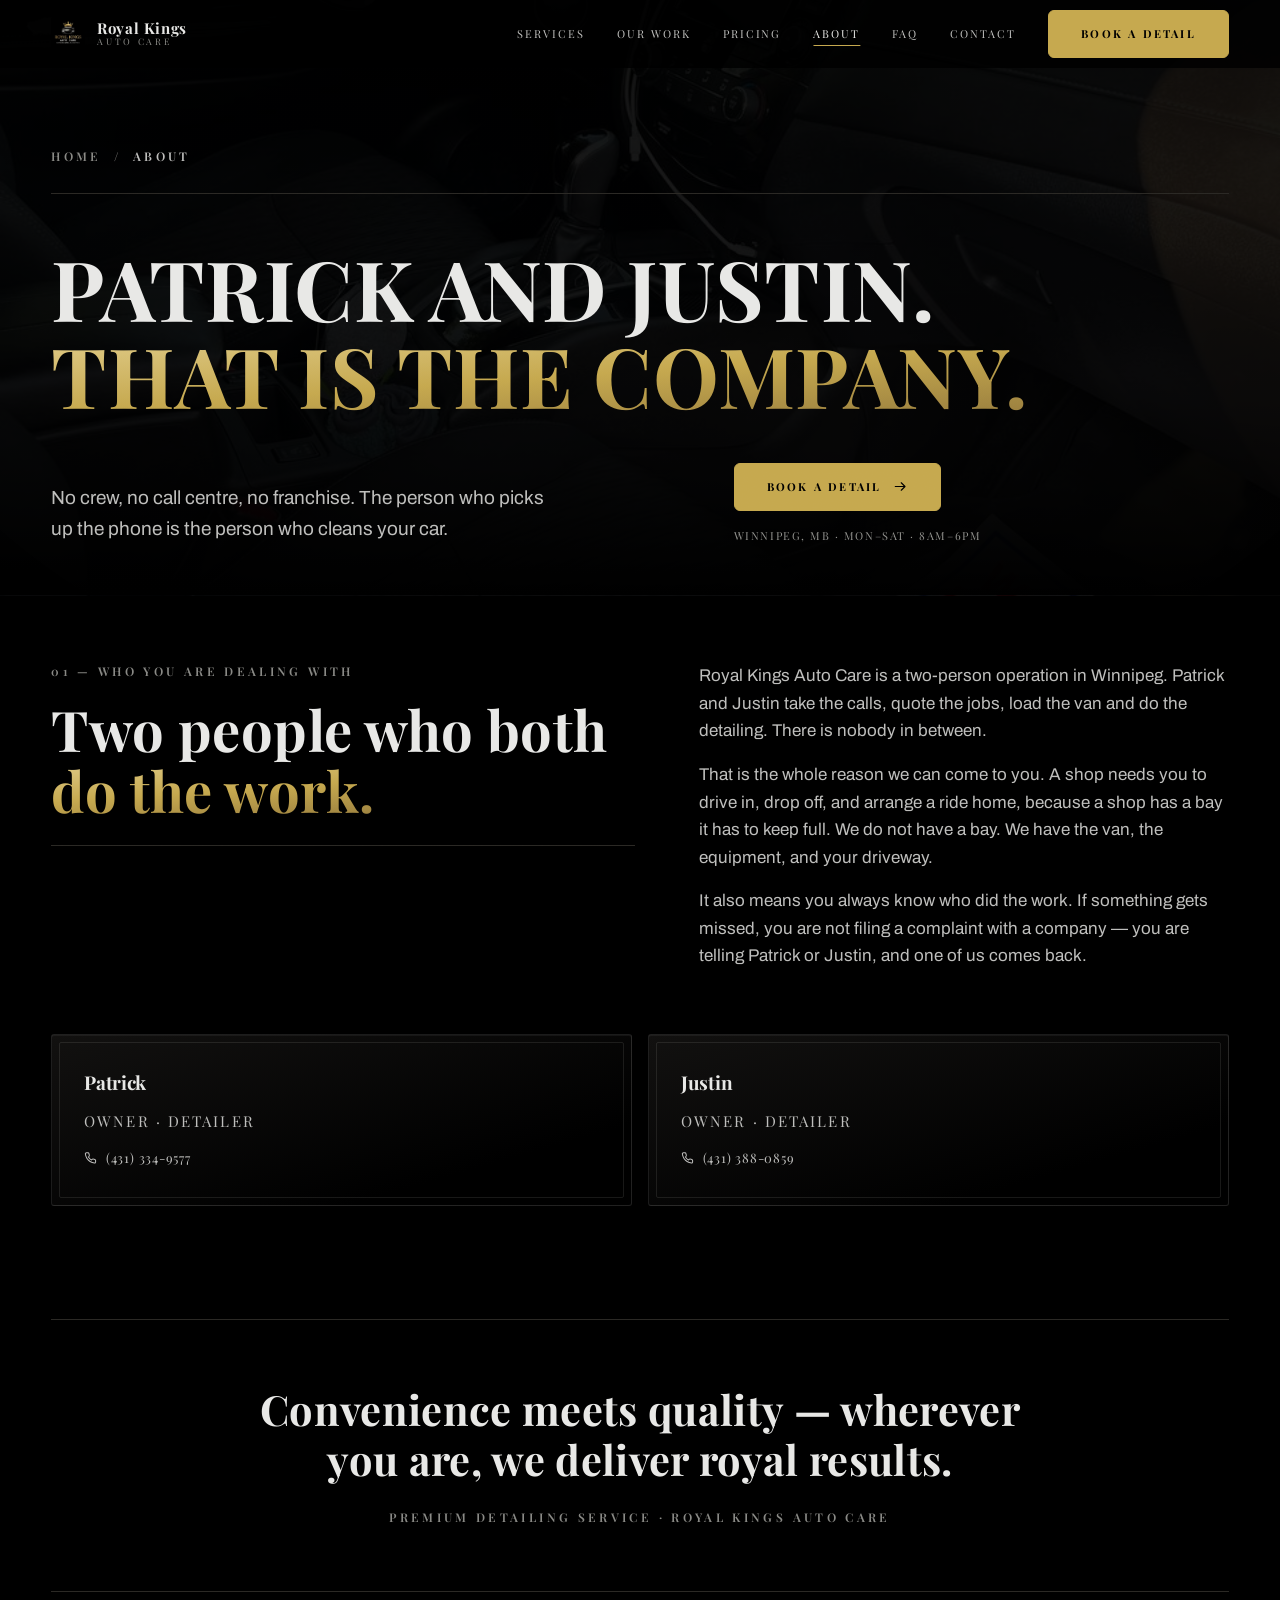
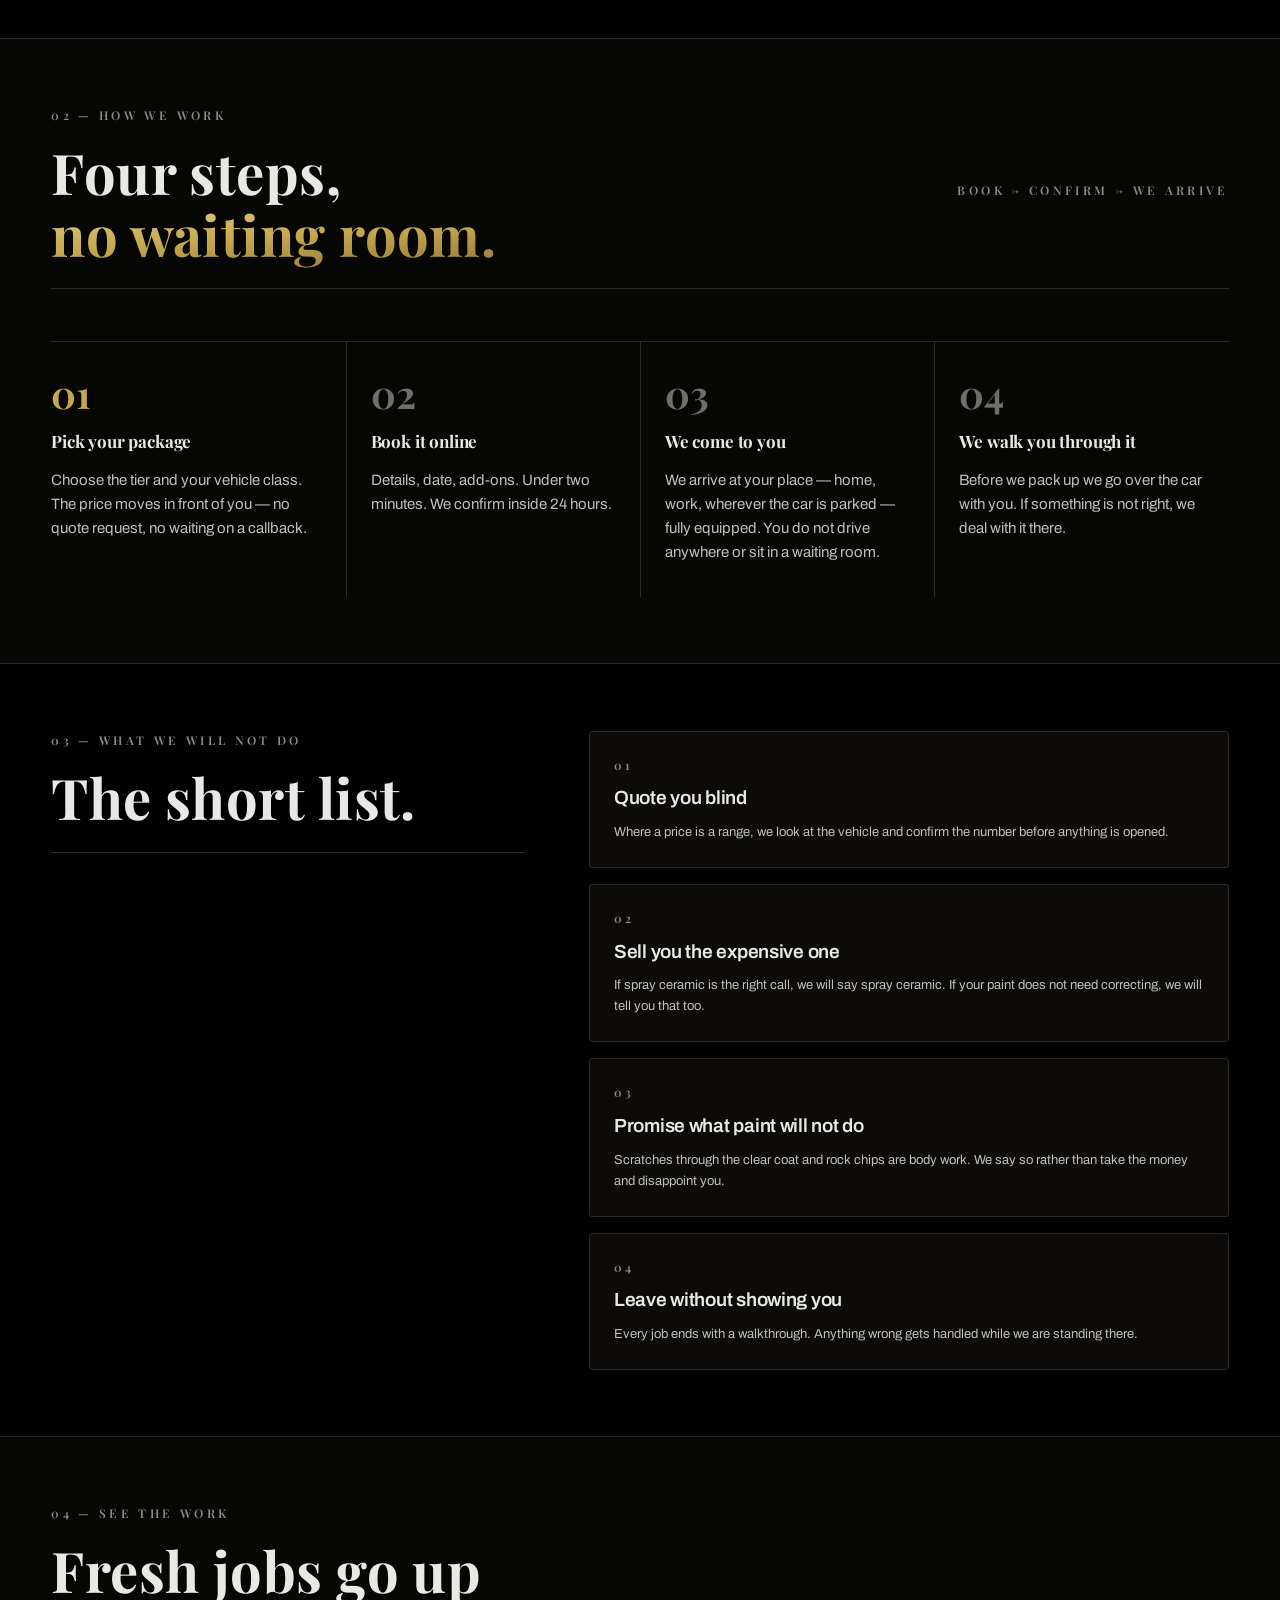
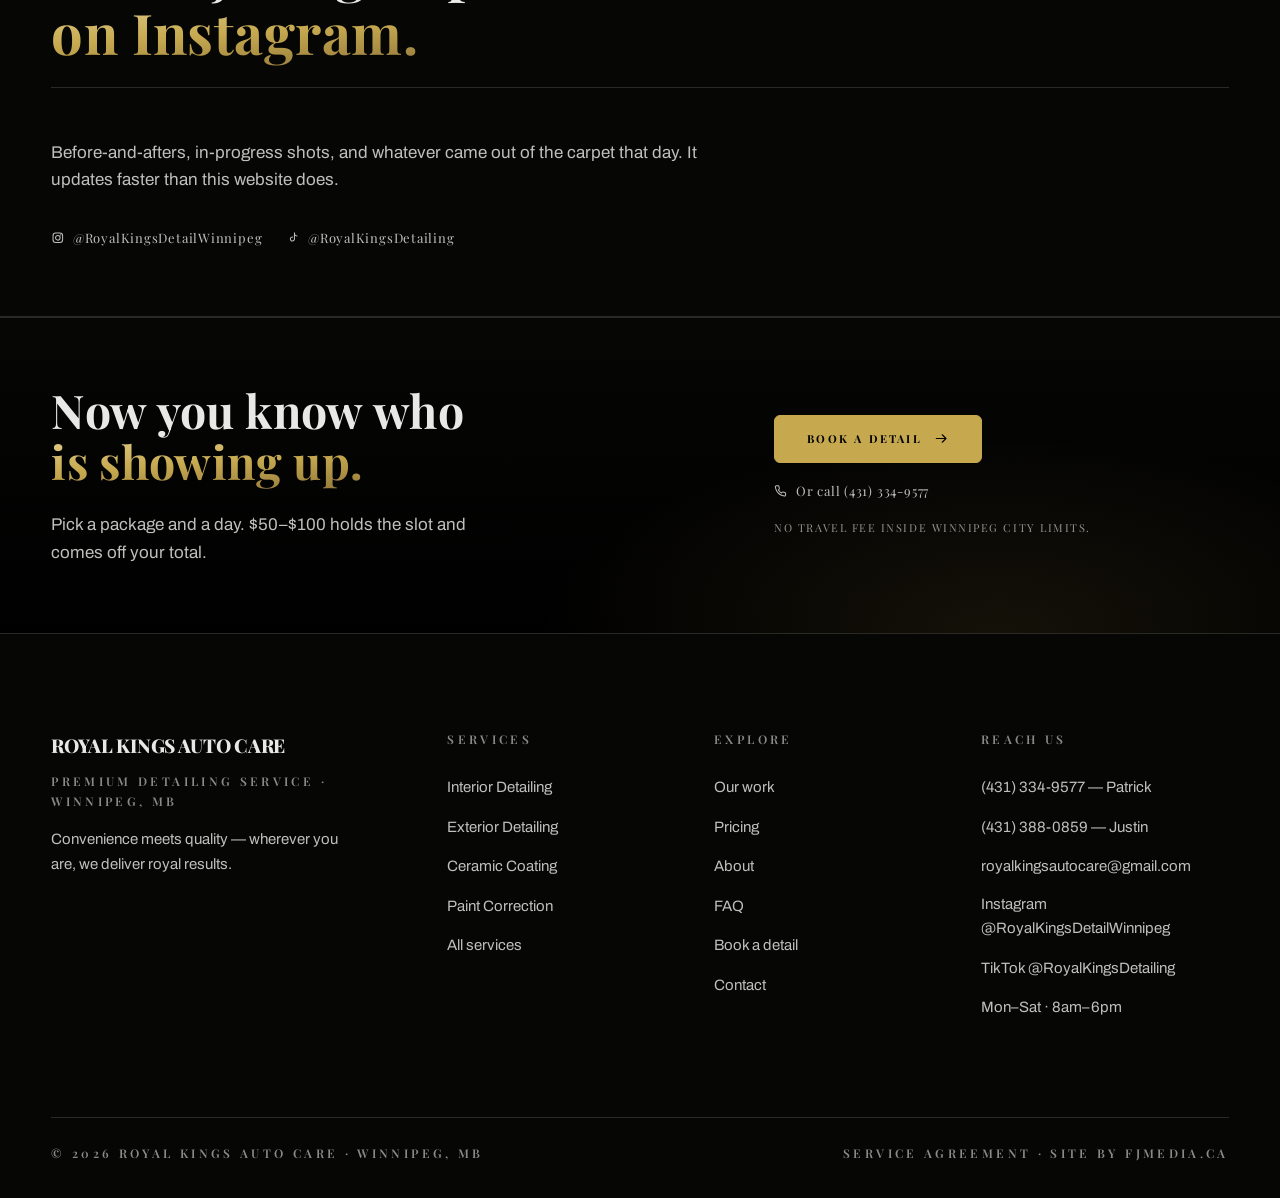
<file: about.html>
<!DOCTYPE html>
<html lang="en-CA" data-theme="sign">
<head>

  <meta charset="utf-8">
  <meta name="viewport" content="width=device-width, initial-scale=1, viewport-fit=cover">
  <title>About Royal Kings Auto Care | Winnipeg Detailing</title>
  <meta name="description" content="Royal Kings Auto Care is Patrick and Justin — a two-person detailing outfit in Winnipeg. Whoever answers the phone is the one who cleans your car, in your driveway.">
  <link rel="canonical" href="https://www.royalkingsdetailingwpg.ca/about">
  <meta name="robots" content="index, follow">
  <meta property="og:type" content="website">
  <meta property="og:site_name" content="Royal Kings Auto Care">
  <meta property="og:title" content="About Royal Kings Auto Care | Winnipeg Detailing">
  <meta property="og:description" content="Royal Kings Auto Care is Patrick and Justin — a two-person detailing outfit in Winnipeg. Whoever answers the phone is the one who cleans your car, in your driveway.">
  <meta property="og:url" content="https://www.royalkingsdetailingwpg.ca/about">
  <meta property="og:image" content="https://www.royalkingsdetailingwpg.ca/Logo.jpg">
  <meta name="twitter:card" content="summary_large_image">
  <meta name="twitter:title" content="About Royal Kings Auto Care | Winnipeg Detailing">
  <meta name="twitter:description" content="Royal Kings Auto Care is Patrick and Justin — a two-person detailing outfit in Winnipeg. Whoever answers the phone is the one who cleans your car, in your driveway.">
  <meta name="twitter:image" content="https://www.royalkingsdetailingwpg.ca/Logo.jpg">
  <meta name="theme-color" content="#000000">
  <link rel="icon" type="image/svg+xml" href="data:image/svg+xml,%3Csvg xmlns='http://www.w3.org/2000/svg' viewBox='0 0 32 32'%3E%3Crect width='32' height='32' fill='%23000000'/%3E%3Cpath d='M5 20.5 L7 10 L12.5 15 L16 7 L19.5 15 L25 10 L27 20.5 Z' fill='%23C6A94F'/%3E%3Crect x='5' y='22.5' width='22' height='3' fill='%23C6A94F'/%3E%3C/svg%3E">
  <link rel="apple-touch-icon" href="/Logo.jpg">
  <link rel="preconnect" href="https://fonts.googleapis.com">
  <link rel="preconnect" href="https://fonts.gstatic.com" crossorigin>
  <link rel="stylesheet" href="https://fonts.googleapis.com/css2?family=Archivo:wdth,wght@62..125,400..800&family=JetBrains+Mono:wght@400;500;700&display=swap">
  <link rel="stylesheet" href="/assets/rk.css?v=92a2e8c5">
  <link rel="stylesheet" href="https://fonts.googleapis.com/css2?family=Playfair+Display:wght@400..900&display=swap">
  <link rel="stylesheet" href="/assets/rk-sign.css?v=e4436149">

  <script type="application/ld+json">{"@context":"https://schema.org","@type":"BreadcrumbList","itemListElement":[{"@type":"ListItem","position":1,"name":"Home","item":"https://www.royalkingsdetailingwpg.ca/"},{"@type":"ListItem","position":2,"name":"About","item":"https://www.royalkingsdetailingwpg.ca/about"}]}</script>
</head>
<body>
<a class="btn btn-ghost vh" href="#main">Skip to content</a>

<header class="nav" id="nav">
  <div class="wrap nav-inner">
    <a class="brand" href="/" aria-label="Royal Kings Auto Care — home">
      <img src="/Logo.jpg" width="34" height="34" alt="">
      <span class="brand-txt"><b>Royal Kings</b><span>Auto Care</span></span>
    </a>
    <nav class="nav-links" aria-label="Primary">
        <a href="/services">Services</a>
        <a href="/gallery">Our work</a>
        <a href="/pricing">Pricing</a>
        <a href="/about" aria-current="page">About</a>
        <a href="/faq">FAQ</a>
        <a href="/contact">Contact</a>
      
      <a class="btn btn-primary nav-cta" href="/book">Book a detail</a>
    </nav>
    <button class="nav-toggle" type="button" id="navToggle" aria-expanded="false" aria-controls="drawer">
      <svg class="ic" viewBox="0 0 20 20" fill="none" stroke="currentColor" stroke-width="1.5" stroke-linecap="round" stroke-linejoin="round" aria-hidden="true"><path d="M2 5h16M2 10h16M2 15h16"/></svg><span class="vh">Open menu</span>
    </button>
  </div>
</header>

<div class="drawer" id="drawer" data-open="false">
  <div class="drawer-top">
    <a class="brand" href="/"><img src="/Logo.jpg" width="34" height="34" alt=""><span class="brand-txt"><b>Royal Kings</b><span>Auto Care</span></span></a>
    <button class="nav-toggle" type="button" id="navClose"><svg class="ic" viewBox="0 0 20 20" fill="none" stroke="currentColor" stroke-width="1.5" stroke-linecap="round" stroke-linejoin="round" aria-hidden="true"><path d="M4 4l12 12M16 4L4 16"/></svg><span class="vh">Close menu</span></button>
  </div>
  <nav aria-label="Menu">
        <a href="/services">Services</a>
        <a href="/gallery">Our work</a>
        <a href="/pricing">Pricing</a>
        <a href="/about" aria-current="page">About</a>
        <a href="/faq">FAQ</a>
        <a href="/contact">Contact</a>
  </nav>
  <div class="drawer-foot">
    
    <a class="btn btn-primary" href="/book">Book a detail <svg class="ic" viewBox="0 0 20 20" fill="none" stroke="currentColor" stroke-width="1.5" stroke-linecap="round" stroke-linejoin="round" aria-hidden="true"><path d="M3 10h13M11 5l5 5-5 5"/></svg></a>
    <a class="drawer-call" href="tel:+14313349577"><svg class="ic" viewBox="0 0 20 20" fill="none" stroke="currentColor" stroke-width="1.5" stroke-linecap="round" stroke-linejoin="round" aria-hidden="true"><path d="M17 13.9v2.3a1.5 1.5 0 0 1-1.6 1.5 15 15 0 0 1-6.5-2.3 14.7 14.7 0 0 1-4.5-4.5A15 15 0 0 1 2 4.3 1.5 1.5 0 0 1 3.5 2.7h2.3a1.5 1.5 0 0 1 1.5 1.3c.1.7.3 1.4.5 2.1a1.5 1.5 0 0 1-.3 1.6l-1 1a12 12 0 0 0 4.5 4.5l1-1a1.5 1.5 0 0 1 1.6-.3c.7.2 1.4.4 2.1.5a1.5 1.5 0 0 1 1.3 1.5z"/></svg> (431) 334-9577 — Patrick</a>
  </div>
</div>
<main id="main">

<section class="hero" aria-labelledby="h1">
  <div class="hero-bg" aria-hidden="true" style="--hero-img:url('/assets/Gallery/2026-08-17%20rogue-blue/a3.jpg');--hero-pos:center 44%"></div>
  <div class="wrap hero-inner">
    <nav class="crumb" aria-label="Breadcrumb" style="padding-bottom:var(--s-5);border-bottom:var(--stroke)">
      <a href="/">Home</a><span aria-hidden="true">/</span><span aria-current="page">About</span>
    </nav>

    <h1 class="hero-h1" id="h1" style="font-size:var(--fs-4xl)">Patrick and Justin.<br class="br-desk"> <em>That is the company.</em></h1>

    <div class="hero-row">
      <p class="hero-sub">
        No crew, no call centre, no franchise. The person who picks up the
        phone is the person who cleans your car.
      </p>
      <div class="hero-act">
        <div class="hero-act-row">
          <a class="btn btn-primary" href="/book">Book a detail <svg class="ic" viewBox="0 0 20 20" fill="none" stroke="currentColor" stroke-width="1.5" stroke-linecap="round" stroke-linejoin="round" aria-hidden="true"><path d="M3 10h13M11 5l5 5-5 5"/></svg></a>
        </div>
        <span class="hero-fine">Winnipeg, MB · Mon–Sat · 8am–6pm</span>
      </div>
    </div>
  </div>
</section>

<section class="sec" aria-labelledby="who-h">
  <div class="wrap">
    <div class="split split-offer" style="align-items:start">
      <div>
        
  <div class="sec-head">
    <span class="kicker">01 — Who you are dealing with</span>
    <div class="sec-head-row">
      <h2><span id="who-h">Two people who both<br class="br-desk"> <em>do the work.</em></span></h2>
      
    </div>
    
  </div>
      </div>
      <div class="prose">
        <p>
          Royal Kings Auto Care is a two-person operation in Winnipeg.
          Patrick and Justin take the calls, quote the jobs, load the van and
          do the detailing. There is nobody in between.
        </p>
        <p>
          That is the whole reason we can come to you. A shop needs you to
          drive in, drop off, and arrange a ride home, because a shop has a
          bay it has to keep full. We do not have a bay. We have the van, the
          equipment, and your driveway.
        </p>
        <p>
          It also means you always know who did the work. If something gets
          missed, you are not filing a complaint with a company — you are
          telling Patrick or Justin, and one of us comes back.
        </p>
      </div>
    </div>

    <div class="cols-2" style="margin-top:var(--s-8)">
      
      <article class="card">
        
        <h3>Patrick</h3>
        <p class="pkg-meta" style="margin-bottom:var(--s-3)">Owner · Detailer</p>
        <a class="hero-call" href="tel:+14313349577"><svg class="ic" viewBox="0 0 20 20" fill="none" stroke="currentColor" stroke-width="1.5" stroke-linecap="round" stroke-linejoin="round" aria-hidden="true"><path d="M17 13.9v2.3a1.5 1.5 0 0 1-1.6 1.5 15 15 0 0 1-6.5-2.3 14.7 14.7 0 0 1-4.5-4.5A15 15 0 0 1 2 4.3 1.5 1.5 0 0 1 3.5 2.7h2.3a1.5 1.5 0 0 1 1.5 1.3c.1.7.3 1.4.5 2.1a1.5 1.5 0 0 1-.3 1.6l-1 1a12 12 0 0 0 4.5 4.5l1-1a1.5 1.5 0 0 1 1.6-.3c.7.2 1.4.4 2.1.5a1.5 1.5 0 0 1 1.3 1.5z"/></svg> (431) 334-9577</a>
      </article>
      <article class="card">
        
        <h3>Justin</h3>
        <p class="pkg-meta" style="margin-bottom:var(--s-3)">Owner · Detailer</p>
        <a class="hero-call" href="tel:+14313880859"><svg class="ic" viewBox="0 0 20 20" fill="none" stroke="currentColor" stroke-width="1.5" stroke-linecap="round" stroke-linejoin="round" aria-hidden="true"><path d="M17 13.9v2.3a1.5 1.5 0 0 1-1.6 1.5 15 15 0 0 1-6.5-2.3 14.7 14.7 0 0 1-4.5-4.5A15 15 0 0 1 2 4.3 1.5 1.5 0 0 1 3.5 2.7h2.3a1.5 1.5 0 0 1 1.5 1.3c.1.7.3 1.4.5 2.1a1.5 1.5 0 0 1-.3 1.6l-1 1a12 12 0 0 0 4.5 4.5l1-1a1.5 1.5 0 0 1 1.6-.3c.7.2 1.4.4 2.1.5a1.5 1.5 0 0 1 1.3 1.5z"/></svg> (431) 388-0859</a>
      </article>
    </div>
  </div>
</section>

<section class="sec sec-tight" aria-label="Our promise">
  <div class="wrap">
    <blockquote class="pq">
      <p>Convenience meets quality — wherever you are, we deliver royal results.</p>
      <cite>Premium Detailing Service · Royal Kings Auto Care</cite>
    </blockquote>
  </div>
</section>

<section class="sec band" aria-labelledby="how-h">
  <div class="wrap">
    
  <div class="sec-head">
    <span class="kicker">02 — How we work</span>
    <div class="sec-head-row">
      <h2><span id="how-h">Four steps,<br><em>no waiting room.</em></span></h2>
      <span class="sec-head-meta">Book → confirm → we arrive</span>
    </div>
    
  </div>
    <div class="steps">
      
      <article class="step">
        <span class="step-n num">01</span>
        <h3>Pick your package</h3>
        <p>Choose the tier and your vehicle class. The price moves in front of you — no quote request, no waiting on a callback.</p>
      </article>
      <article class="step">
        <span class="step-n num">02</span>
        <h3>Book it online</h3>
        <p>Details, date, add-ons. Under two minutes. We confirm inside 24 hours.</p>
      </article>
      <article class="step">
        <span class="step-n num">03</span>
        <h3>We come to you</h3>
        <p>We arrive at your place — home, work, wherever the car is parked — fully equipped. You do not drive anywhere or sit in a waiting room.</p>
      </article>
      <article class="step">
        <span class="step-n num">04</span>
        <h3>We walk you through it</h3>
        <p>Before we pack up we go over the car with you. If something is not right, we deal with it there.</p>
      </article>
    </div>
  </div>
</section>

<section class="sec" aria-labelledby="stand-h">
  <div class="wrap split split-follow" style="align-items:start">
    <div>
      
  <div class="sec-head">
    <span class="kicker">03 — What we will not do</span>
    <div class="sec-head-row">
      <h2><span id="stand-h">The short list.</span></h2>
      
    </div>
    
  </div>
    </div>
    <ul class="stack-4">
      <li class="tile"><span class="tile-k">01</span><span class="tile-v">Quote you blind</span><span class="tile-n">Where a price is a range, we look at the vehicle and confirm the number before anything is opened.</span></li>
      <li class="tile"><span class="tile-k">02</span><span class="tile-v">Sell you the expensive one</span><span class="tile-n">If spray ceramic is the right call, we will say spray ceramic. If your paint does not need correcting, we will tell you that too.</span></li>
      <li class="tile"><span class="tile-k">03</span><span class="tile-v">Promise what paint will not do</span><span class="tile-n">Scratches through the clear coat and rock chips are body work. We say so rather than take the money and disappoint you.</span></li>
      <li class="tile"><span class="tile-k">04</span><span class="tile-v">Leave without showing you</span><span class="tile-n">Every job ends with a walkthrough. Anything wrong gets handled while we are standing there.</span></li>
    </ul>
  </div>
</section>

<section class="sec band" aria-labelledby="see-h">
  <div class="wrap" style="align-items:center">
    <div>
      
  <div class="sec-head">
    <span class="kicker">04 — See the work</span>
    <div class="sec-head-row">
      <h2><span id="see-h">Fresh jobs go up<br><em>on Instagram.</em></span></h2>
      
    </div>
    
  </div>
      <p class="prose">
        Before-and-afters, in-progress shots, and whatever came out of the
        carpet that day. It updates faster than this website does.
      </p>
      <div class="hero-act-row" style="margin-top:var(--s-6)">
        <a class="hero-call" href="https://www.instagram.com/RoyalKingsDetailWinnipeg/" target="_blank" rel="noopener"><svg class="ic" viewBox="0 0 20 20" fill="none" stroke="currentColor" stroke-width="1.5" stroke-linecap="round" stroke-linejoin="round" aria-hidden="true"><rect x="3" y="3" width="14" height="14" rx="4"/><circle cx="10" cy="10" r="3.4"/><circle cx="14.2" cy="5.8" r=".9" fill="currentColor" stroke="none"/></svg> @RoyalKingsDetailWinnipeg</a>
        <a class="hero-call" href="https://www.tiktok.com/@RoyalKingsDetailing" target="_blank" rel="noopener"><svg class="ic" viewBox="0 0 20 20" fill="none" stroke="currentColor" stroke-width="1.5" stroke-linecap="round" stroke-linejoin="round" aria-hidden="true"><path d="M12.4 2.5v9.2a3 3 0 1 1-2.6-3"/><path d="M12.4 4.6a4 4 0 0 0 3.7 2.7"/></svg> @RoyalKingsDetailing</a>
      </div>
    </div>
    
  </div>
</section>


<section class="sec cta" aria-labelledby="cta-h">
  <div class="wrap cta-inner">
    <div>
      <h2 id="cta-h">Now you know who<br class="br-desk"> <em>is showing up.</em></h2>
      <p>Pick a package and a day. $50–$100 holds the slot and comes off your total.</p>
    </div>
    <div class="cta-act">
      <a class="btn btn-primary" href="/book">Book a detail <svg class="ic" viewBox="0 0 20 20" fill="none" stroke="currentColor" stroke-width="1.5" stroke-linecap="round" stroke-linejoin="round" aria-hidden="true"><path d="M3 10h13M11 5l5 5-5 5"/></svg></a>
      <a class="hero-call" href="tel:+14313349577"><svg class="ic" viewBox="0 0 20 20" fill="none" stroke="currentColor" stroke-width="1.5" stroke-linecap="round" stroke-linejoin="round" aria-hidden="true"><path d="M17 13.9v2.3a1.5 1.5 0 0 1-1.6 1.5 15 15 0 0 1-6.5-2.3 14.7 14.7 0 0 1-4.5-4.5A15 15 0 0 1 2 4.3 1.5 1.5 0 0 1 3.5 2.7h2.3a1.5 1.5 0 0 1 1.5 1.3c.1.7.3 1.4.5 2.1a1.5 1.5 0 0 1-.3 1.6l-1 1a12 12 0 0 0 4.5 4.5l1-1a1.5 1.5 0 0 1 1.6-.3c.7.2 1.4.4 2.1.5a1.5 1.5 0 0 1 1.3 1.5z"/></svg> Or call (431) 334-9577</a>
      <span class="hero-fine">No travel fee inside Winnipeg city limits.</span>
    </div>
  </div>
</section>

</main>

<footer class="foot">
  <div class="wrap">
    <div class="foot-grid">
      <div class="foot-brand">
        <b>Royal Kings Auto Care</b>
        <span class="foot-svc">Premium Detailing Service · Winnipeg, MB</span>
        <p class="foot-slogan">Convenience meets quality — wherever you are, we deliver royal results.</p>
      </div>
      <div>
        <h3>Services</h3>
        <ul class="foot-list">
          <li><a href="/services/interior-car-detailing-winnipeg">Interior Detailing</a></li>
          <li><a href="/services/exterior-detailing-winnipeg">Exterior Detailing</a></li>
          <li><a href="/services/ceramic-coating-winnipeg">Ceramic Coating</a></li>
          <li><a href="/services/paint-correction-winnipeg">Paint Correction</a></li>
          <li><a href="/services">All services</a></li>
        </ul>
      </div>
      <div>
        <h3>Explore</h3>
        <ul class="foot-list">
          <li><a href="/gallery">Our work</a></li>
          <li><a href="/pricing">Pricing</a></li>
          <li><a href="/about">About</a></li>
          <li><a href="/faq">FAQ</a></li>
          <li><a href="/book">Book a detail</a></li>
          <li><a href="/contact">Contact</a></li>
        </ul>
      </div>
      <div>
        <h3>Reach us</h3>
        <ul class="foot-list">
          <li><a href="tel:+14313349577">(431) 334-9577 — Patrick</a></li>
          <li><a href="tel:+14313880859">(431) 388-0859 — Justin</a></li>
          <li><a href="mailto:royalkingsautocare@gmail.com">royalkingsautocare@gmail.com</a></li>
          <li><a href="https://www.instagram.com/RoyalKingsDetailWinnipeg/" target="_blank" rel="noopener">Instagram @RoyalKingsDetailWinnipeg</a></li>
          <li><a href="https://www.tiktok.com/@RoyalKingsDetailing" target="_blank" rel="noopener">TikTok @RoyalKingsDetailing</a></li>
          <li><span>Mon–Sat · 8am–6pm</span></li>
        </ul>
      </div>
    </div>
    <div class="foot-bar">
      <span>© <span id="yr">2026</span> Royal Kings Auto Care · Winnipeg, MB</span>
      <span><a href="/waiver">Service agreement</a> · Site by <a href="https://www.fjmedia.ca" target="_blank" rel="noopener">FJMedia.ca</a></span>
    </div>
  </div>
</footer>

<div class="dock">
  <a class="btn btn-ghost" href="tel:+14313349577"><svg class="ic" viewBox="0 0 20 20" fill="none" stroke="currentColor" stroke-width="1.5" stroke-linecap="round" stroke-linejoin="round" aria-hidden="true"><path d="M17 13.9v2.3a1.5 1.5 0 0 1-1.6 1.5 15 15 0 0 1-6.5-2.3 14.7 14.7 0 0 1-4.5-4.5A15 15 0 0 1 2 4.3 1.5 1.5 0 0 1 3.5 2.7h2.3a1.5 1.5 0 0 1 1.5 1.3c.1.7.3 1.4.5 2.1a1.5 1.5 0 0 1-.3 1.6l-1 1a12 12 0 0 0 4.5 4.5l1-1a1.5 1.5 0 0 1 1.6-.3c.7.2 1.4.4 2.1.5a1.5 1.5 0 0 1 1.3 1.5z"/></svg> Call</a>
  <a class="btn btn-primary" href="/book">Book a detail</a>
</div>
<div class="toast" id="toast" role="status" aria-live="polite"></div>
<script src="/assets/rk.js?v=5d9f4acb" defer></script>
</body>
</html>
</file>
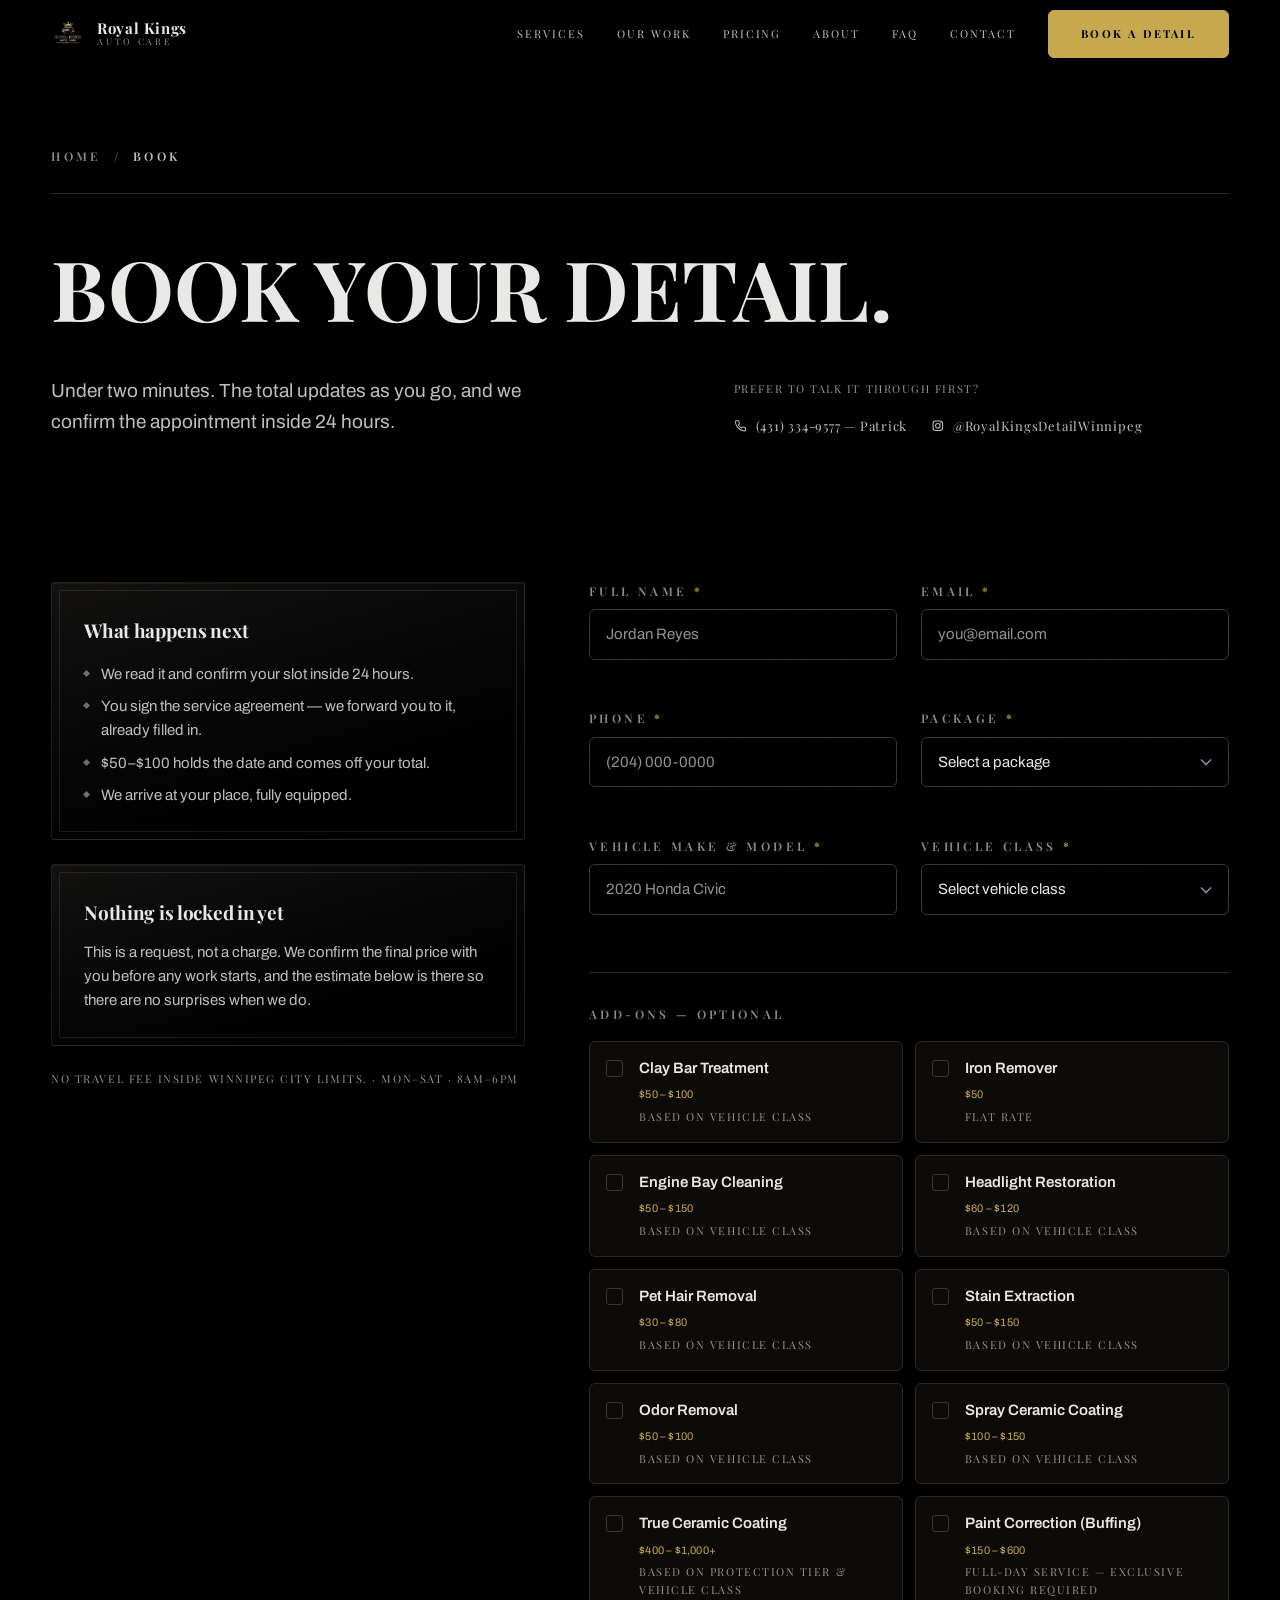
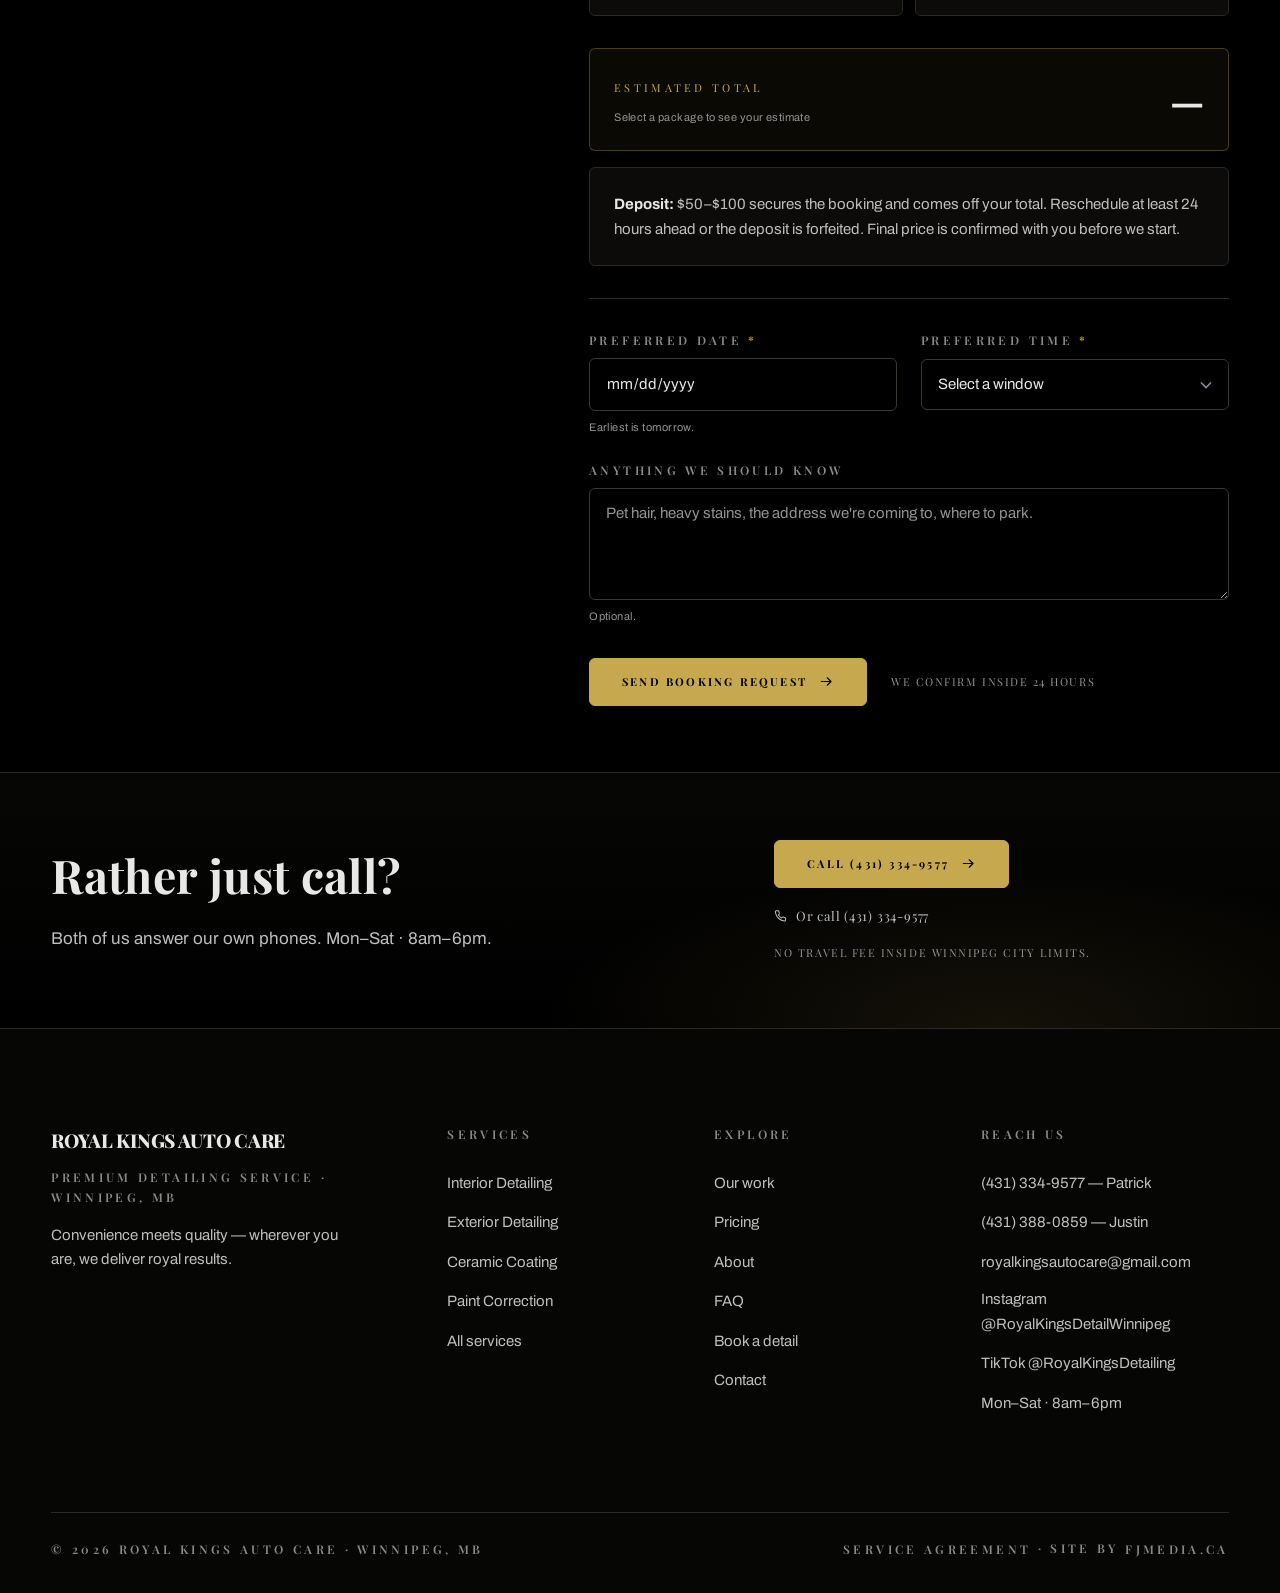
<file: book.html>
<!DOCTYPE html>
<html lang="en-CA" data-theme="sign">
<head>

  <meta charset="utf-8">
  <meta name="viewport" content="width=device-width, initial-scale=1, viewport-fit=cover">
  <title>Book a Detail in Winnipeg | Royal Kings</title>
  <meta name="description" content="Book auto detailing in Winnipeg in under two minutes. Pick your package and vehicle class, add extras, see the total live. Packages from $110, we come to you.">
  <link rel="canonical" href="https://www.royalkingsdetailingwpg.ca/book">
  <meta name="robots" content="index, follow">
  <meta property="og:type" content="website">
  <meta property="og:site_name" content="Royal Kings Auto Care">
  <meta property="og:title" content="Book a Detail in Winnipeg | Royal Kings">
  <meta property="og:description" content="Book auto detailing in Winnipeg in under two minutes. Pick your package and vehicle class, add extras, see the total live. Packages from $110, we come to you.">
  <meta property="og:url" content="https://www.royalkingsdetailingwpg.ca/book">
  <meta property="og:image" content="https://www.royalkingsdetailingwpg.ca/Logo.jpg">
  <meta name="twitter:card" content="summary_large_image">
  <meta name="twitter:title" content="Book a Detail in Winnipeg | Royal Kings">
  <meta name="twitter:description" content="Book auto detailing in Winnipeg in under two minutes. Pick your package and vehicle class, add extras, see the total live. Packages from $110, we come to you.">
  <meta name="twitter:image" content="https://www.royalkingsdetailingwpg.ca/Logo.jpg">
  <meta name="theme-color" content="#000000">
  <link rel="icon" type="image/svg+xml" href="data:image/svg+xml,%3Csvg xmlns='http://www.w3.org/2000/svg' viewBox='0 0 32 32'%3E%3Crect width='32' height='32' fill='%23000000'/%3E%3Cpath d='M5 20.5 L7 10 L12.5 15 L16 7 L19.5 15 L25 10 L27 20.5 Z' fill='%23C6A94F'/%3E%3Crect x='5' y='22.5' width='22' height='3' fill='%23C6A94F'/%3E%3C/svg%3E">
  <link rel="apple-touch-icon" href="/Logo.jpg">
  <link rel="preconnect" href="https://fonts.googleapis.com">
  <link rel="preconnect" href="https://fonts.gstatic.com" crossorigin>
  <link rel="stylesheet" href="https://fonts.googleapis.com/css2?family=Archivo:wdth,wght@62..125,400..800&family=JetBrains+Mono:wght@400;500;700&display=swap">
  <link rel="stylesheet" href="/assets/rk.css?v=92a2e8c5">
  <link rel="stylesheet" href="https://fonts.googleapis.com/css2?family=Playfair+Display:wght@400..900&display=swap">
  <link rel="stylesheet" href="/assets/rk-sign.css?v=e4436149">

  <script type="application/ld+json">{"@context":"https://schema.org","@type":"BreadcrumbList","itemListElement":[{"@type":"ListItem","position":1,"name":"Home","item":"https://www.royalkingsdetailingwpg.ca/"},{"@type":"ListItem","position":2,"name":"Book","item":"https://www.royalkingsdetailingwpg.ca/book"}]}</script>
</head>
<body>
<a class="btn btn-ghost vh" href="#main">Skip to content</a>

<header class="nav" id="nav">
  <div class="wrap nav-inner">
    <a class="brand" href="/" aria-label="Royal Kings Auto Care — home">
      <img src="/Logo.jpg" width="34" height="34" alt="">
      <span class="brand-txt"><b>Royal Kings</b><span>Auto Care</span></span>
    </a>
    <nav class="nav-links" aria-label="Primary">
        <a href="/services">Services</a>
        <a href="/gallery">Our work</a>
        <a href="/pricing">Pricing</a>
        <a href="/about">About</a>
        <a href="/faq">FAQ</a>
        <a href="/contact">Contact</a>
      
      <a class="btn btn-primary nav-cta" href="/book">Book a detail</a>
    </nav>
    <button class="nav-toggle" type="button" id="navToggle" aria-expanded="false" aria-controls="drawer">
      <svg class="ic" viewBox="0 0 20 20" fill="none" stroke="currentColor" stroke-width="1.5" stroke-linecap="round" stroke-linejoin="round" aria-hidden="true"><path d="M2 5h16M2 10h16M2 15h16"/></svg><span class="vh">Open menu</span>
    </button>
  </div>
</header>

<div class="drawer" id="drawer" data-open="false">
  <div class="drawer-top">
    <a class="brand" href="/"><img src="/Logo.jpg" width="34" height="34" alt=""><span class="brand-txt"><b>Royal Kings</b><span>Auto Care</span></span></a>
    <button class="nav-toggle" type="button" id="navClose"><svg class="ic" viewBox="0 0 20 20" fill="none" stroke="currentColor" stroke-width="1.5" stroke-linecap="round" stroke-linejoin="round" aria-hidden="true"><path d="M4 4l12 12M16 4L4 16"/></svg><span class="vh">Close menu</span></button>
  </div>
  <nav aria-label="Menu">
        <a href="/services">Services</a>
        <a href="/gallery">Our work</a>
        <a href="/pricing">Pricing</a>
        <a href="/about">About</a>
        <a href="/faq">FAQ</a>
        <a href="/contact">Contact</a>
  </nav>
  <div class="drawer-foot">
    
    <a class="btn btn-primary" href="/book">Book a detail <svg class="ic" viewBox="0 0 20 20" fill="none" stroke="currentColor" stroke-width="1.5" stroke-linecap="round" stroke-linejoin="round" aria-hidden="true"><path d="M3 10h13M11 5l5 5-5 5"/></svg></a>
    <a class="drawer-call" href="tel:+14313349577"><svg class="ic" viewBox="0 0 20 20" fill="none" stroke="currentColor" stroke-width="1.5" stroke-linecap="round" stroke-linejoin="round" aria-hidden="true"><path d="M17 13.9v2.3a1.5 1.5 0 0 1-1.6 1.5 15 15 0 0 1-6.5-2.3 14.7 14.7 0 0 1-4.5-4.5A15 15 0 0 1 2 4.3 1.5 1.5 0 0 1 3.5 2.7h2.3a1.5 1.5 0 0 1 1.5 1.3c.1.7.3 1.4.5 2.1a1.5 1.5 0 0 1-.3 1.6l-1 1a12 12 0 0 0 4.5 4.5l1-1a1.5 1.5 0 0 1 1.6-.3c.7.2 1.4.4 2.1.5a1.5 1.5 0 0 1 1.3 1.5z"/></svg> (431) 334-9577 — Patrick</a>
  </div>
</div>
<main id="main">

<section class="hero" aria-labelledby="h1" style="padding-bottom:var(--s-7)">
  <div class="hero-bg" aria-hidden="true"></div>
  <div class="wrap hero-inner">
    <nav class="crumb" aria-label="Breadcrumb" style="padding-bottom:var(--s-5);border-bottom:var(--stroke)">
      <a href="/">Home</a><span aria-hidden="true">/</span><span aria-current="page">Book</span>
    </nav>

    <h1 class="hero-h1" id="h1" style="font-size:var(--fs-4xl)">Book your detail.</h1>

    <div class="hero-row" style="padding-bottom:var(--s-7)">
      <p class="hero-sub">
        Under two minutes. The total updates as you go, and we confirm the
        appointment inside 24 hours.
      </p>
      <div class="hero-act">
        <span class="hero-fine">Prefer to talk it through first?</span>
        <div class="hero-act-row">
          <a class="hero-call" href="tel:+14313349577"><svg class="ic" viewBox="0 0 20 20" fill="none" stroke="currentColor" stroke-width="1.5" stroke-linecap="round" stroke-linejoin="round" aria-hidden="true"><path d="M17 13.9v2.3a1.5 1.5 0 0 1-1.6 1.5 15 15 0 0 1-6.5-2.3 14.7 14.7 0 0 1-4.5-4.5A15 15 0 0 1 2 4.3 1.5 1.5 0 0 1 3.5 2.7h2.3a1.5 1.5 0 0 1 1.5 1.3c.1.7.3 1.4.5 2.1a1.5 1.5 0 0 1-.3 1.6l-1 1a12 12 0 0 0 4.5 4.5l1-1a1.5 1.5 0 0 1 1.6-.3c.7.2 1.4.4 2.1.5a1.5 1.5 0 0 1 1.3 1.5z"/></svg> (431) 334-9577 — Patrick</a>
          <a class="hero-call" href="https://www.instagram.com/RoyalKingsDetailWinnipeg/" target="_blank" rel="noopener"><svg class="ic" viewBox="0 0 20 20" fill="none" stroke="currentColor" stroke-width="1.5" stroke-linecap="round" stroke-linejoin="round" aria-hidden="true"><rect x="3" y="3" width="14" height="14" rx="4"/><circle cx="10" cy="10" r="3.4"/><circle cx="14.2" cy="5.8" r=".9" fill="currentColor" stroke="none"/></svg> @RoyalKingsDetailWinnipeg</a>
        </div>
      </div>
    </div>
  </div>
</section>

<section class="sec" style="padding-top:var(--s-7)" aria-labelledby="form-h">
  <div class="wrap split split-follow" style="align-items:start">

    <aside class="stack-5" style="position:sticky;top:calc(var(--nav-h) + var(--s-5))">
      <div class="card bkt">
        <h3>What happens next</h3>
        <ol class="pkg-inc" style="margin-top:var(--s-4)">
          <li>We read it and confirm your slot inside 24 hours.</li>
          <li>You sign the service agreement — we forward you to it, already filled in.</li>
          <li>$50–$100 holds the date and comes off your total.</li>
          <li>We arrive at your place, fully equipped.</li>
        </ol>
      </div>

      <div class="card card-flat">
        <h3>Nothing is locked in yet</h3>
        <p>
          This is a request, not a charge. We confirm the final price with you
          before any work starts, and the estimate below is there so there are
          no surprises when we do.
        </p>
      </div>

      <p class="hero-fine">No travel fee inside Winnipeg city limits. · Mon–Sat · 8am–6pm</p>
    </aside>

    <div>
      <h2 id="form-h" class="vh">Booking form</h2>
      
  <div class="booking">
    <iframe name="gas-sink" title="Submission target" style="display:none" aria-hidden="true" tabindex="-1"></iframe>

    <form id="bookingForm" data-endpoint="https://script.google.com/macros/s/AKfycbzHEbSavkYrqL3sA9y5oqHXQbK24IQJahz_wYbQODO4rY-LSDJ_w9IyGslmgINtVLLf7g/exec" novalidate>
      <input type="hidden" name="form_type" value="booking">
      <input type="text" name="botcheck" tabindex="-1" autocomplete="off" aria-hidden="true" style="position:absolute;left:-9999px;width:1px;height:1px;opacity:0">

      <div class="form-grid">
        <div class="field">
          <label for="name">Full name <span class="req" aria-hidden="true">*</span></label>
          <input class="input" type="text" id="name" name="name" autocomplete="name" placeholder="Jordan Reyes" required>
          <span class="help" data-hint=""></span>
        </div>
        <div class="field">
          <label for="email">Email <span class="req" aria-hidden="true">*</span></label>
          <input class="input" type="email" id="email" name="email" autocomplete="email" placeholder="you@email.com" required>
          <span class="help" data-hint=""></span>
        </div>
        <div class="field">
          <label for="phone">Phone <span class="req" aria-hidden="true">*</span></label>
          <input class="input" type="tel" id="phone" name="phone" autocomplete="tel" placeholder="(204) 000-0000" required>
          <span class="help" data-hint=""></span>
        </div>
        <div class="field">
          <label for="service">Package <span class="req" aria-hidden="true">*</span></label>
          <select class="select" id="service" name="service" required>
            <option value="" disabled selected>Select a package</option>
            <option value="Minimal" data-id="minimal" data-price="110">Minimal — from $110</option>
            <option value="The Standard" data-id="standard" data-price="165">The Standard — from $165</option>
            <option value="Premium" data-id="premium" data-price="195">Premium — from $195</option>
          </select>
          <span class="help" data-hint=""></span>
        </div>
        <div class="field">
          <label for="vehicle_make_model">Vehicle make &amp; model <span class="req" aria-hidden="true">*</span></label>
          <input class="input" type="text" id="vehicle_make_model" name="vehicle_make_model" placeholder="2020 Honda Civic" required>
          <span class="help" data-hint=""></span>
        </div>
        <div class="field">
          <label for="vehicle_size">Vehicle class <span class="req" aria-hidden="true">*</span></label>
          <select class="select" id="vehicle_size" name="vehicle_size" required>
            <option value="" disabled selected>Select vehicle class</option>
            <option value="Coupes &amp; Sedans" data-surcharge="0">Coupes &amp; Sedans</option>
            <option value="SUVs &amp; Crossovers" data-surcharge="15">SUVs &amp; Crossovers (+$15)</option>
            <option value="Trucks &amp; 7-Seaters" data-surcharge="35">Trucks &amp; 7-Seaters (+$35)</option>
          </select>
          <span class="help" data-hint=""></span>
        </div>
      </div>

      <hr class="form-rule">

      <span class="kicker">Add-ons — optional</span>
      <div class="addons">
        
        <label class="addon">
          <input type="checkbox" name="addon_clay_bar" value="Clay Bar Treatment ($50-$100)" data-min="50" data-max="100">
          <span class="addon-box" aria-hidden="true"></span>
          <span>
            <span class="addon-name">Clay Bar Treatment</span>
            <span class="addon-price num">$50 – $100</span>
            <span class="addon-basis">Based on vehicle class</span>
          </span>
        </label>
        <label class="addon">
          <input type="checkbox" name="addon_iron_remover" value="Iron Remover ($50)" data-min="50" data-max="50">
          <span class="addon-box" aria-hidden="true"></span>
          <span>
            <span class="addon-name">Iron Remover</span>
            <span class="addon-price num">$50</span>
            <span class="addon-basis">Flat rate</span>
          </span>
        </label>
        <label class="addon">
          <input type="checkbox" name="addon_engine_bay" value="Engine Bay Cleaning ($50-$150)" data-min="50" data-max="150">
          <span class="addon-box" aria-hidden="true"></span>
          <span>
            <span class="addon-name">Engine Bay Cleaning</span>
            <span class="addon-price num">$50 – $150</span>
            <span class="addon-basis">Based on vehicle class</span>
          </span>
        </label>
        <label class="addon">
          <input type="checkbox" name="addon_headlight" value="Headlight Restoration ($60-$120)" data-min="60" data-max="120">
          <span class="addon-box" aria-hidden="true"></span>
          <span>
            <span class="addon-name">Headlight Restoration</span>
            <span class="addon-price num">$60 – $120</span>
            <span class="addon-basis">Based on vehicle class</span>
          </span>
        </label>
        <label class="addon">
          <input type="checkbox" name="addon_pet_hair" value="Pet Hair Removal ($30-$80)" data-min="30" data-max="80">
          <span class="addon-box" aria-hidden="true"></span>
          <span>
            <span class="addon-name">Pet Hair Removal</span>
            <span class="addon-price num">$30 – $80</span>
            <span class="addon-basis">Based on vehicle class</span>
          </span>
        </label>
        <label class="addon">
          <input type="checkbox" name="addon_stain" value="Stain Extraction ($50-$150)" data-min="50" data-max="150">
          <span class="addon-box" aria-hidden="true"></span>
          <span>
            <span class="addon-name">Stain Extraction</span>
            <span class="addon-price num">$50 – $150</span>
            <span class="addon-basis">Based on vehicle class</span>
          </span>
        </label>
        <label class="addon">
          <input type="checkbox" name="addon_odor" value="Odor Removal ($50-$100)" data-min="50" data-max="100">
          <span class="addon-box" aria-hidden="true"></span>
          <span>
            <span class="addon-name">Odor Removal</span>
            <span class="addon-price num">$50 – $100</span>
            <span class="addon-basis">Based on vehicle class</span>
          </span>
        </label>
        <label class="addon">
          <input type="checkbox" name="addon_spray_ceramic" value="Spray Ceramic Coating ($100-$150)" data-min="100" data-max="150">
          <span class="addon-box" aria-hidden="true"></span>
          <span>
            <span class="addon-name">Spray Ceramic Coating</span>
            <span class="addon-price num">$100 – $150</span>
            <span class="addon-basis">Based on vehicle class</span>
          </span>
        </label>
        <label class="addon">
          <input type="checkbox" name="addon_ceramic_coat" value="True Ceramic Coating ($400-$1,000+)" data-min="400" data-max="1000">
          <span class="addon-box" aria-hidden="true"></span>
          <span>
            <span class="addon-name">True Ceramic Coating</span>
            <span class="addon-price num">$400 – $1,000+</span>
            <span class="addon-basis">Based on protection tier &amp; vehicle class</span>
          </span>
        </label>
        <label class="addon">
          <input type="checkbox" name="addon_buffing" value="Paint Correction / Buffing ($150-$600)" data-min="150" data-max="600">
          <span class="addon-box" aria-hidden="true"></span>
          <span>
            <span class="addon-name">Paint Correction (Buffing)</span>
            <span class="addon-price num">$150 – $600</span>
            <span class="addon-basis">Full-day service — exclusive booking required</span>
          </span>
        </label>
      </div>

      <div class="estimate" style="margin-top:var(--s-6)">
        <div>
          <span class="estimate-k">Estimated total</span>
          <p class="estimate-sub" id="estimateSub">Select a package to see your estimate</p>
        </div>
        <p class="estimate-v num" id="estimateTotal" aria-live="polite">—</p>
      </div>

      <p class="notice" style="margin-top:var(--s-4)">
        <strong>Deposit:</strong> $50–$100 secures the booking and comes off your total.
        Reschedule at least 24 hours ahead or the deposit is forfeited. Final price is confirmed with you before we start.
      </p>

      <hr class="form-rule">

      <div class="form-grid">
        <div class="field">
          <label for="preferred_date">Preferred date <span class="req" aria-hidden="true">*</span></label>
          <input class="input" type="date" id="preferred_date" name="preferred_date" required>
          <span class="help" data-hint="Earliest is tomorrow.">Earliest is tomorrow.</span>
        </div>
        <div class="field">
          <label for="preferred_time">Preferred time <span class="req" aria-hidden="true">*</span></label>
          <select class="select" id="preferred_time" name="preferred_time" required>
            <option value="" disabled selected>Select a window</option>
            <option value="Morning (8am – 11am)">Morning (8am – 11am)</option>
            <option value="Midday (11am – 1pm)">Midday (11am – 1pm)</option>
            <option value="Afternoon (1pm – 4pm)">Afternoon (1pm – 4pm)</option>
            <option value="Late Afternoon (4pm – 6pm)">Late Afternoon (4pm – 6pm)</option>
          </select>
          <span class="help" data-hint=""></span>
        </div>
        <div class="field span-2">
          <label for="notes">Anything we should know</label>
          <textarea class="textarea" id="notes" name="notes" placeholder="Pet hair, heavy stains, the address we're coming to, where to park."></textarea>
          <span class="help" data-hint="Optional.">Optional.</span>
        </div>
      </div>

      <div style="margin-top:var(--s-6);display:flex;align-items:center;gap:var(--s-5);flex-wrap:wrap">
        <button class="btn btn-primary" type="submit">
          <span class="btn-spin" aria-hidden="true"></span>Send booking request <svg class="ic" viewBox="0 0 20 20" fill="none" stroke="currentColor" stroke-width="1.5" stroke-linecap="round" stroke-linejoin="round" aria-hidden="true"><path d="M3 10h13M11 5l5 5-5 5"/></svg>
        </button>
        <span class="hero-fine">We confirm inside 24 hours</span>
      </div>
    </form>

    <div class="sent" id="formSent">
      <span class="sent-mark" aria-hidden="true"><svg class="ic" viewBox="0 0 20 20" fill="none" stroke="currentColor" stroke-width="1.5" stroke-linecap="round" stroke-linejoin="round" aria-hidden="true"><path d="M4 10.5 8 14.5 16 5.5"/></svg></span>
      <h3>Request received</h3>
      <p>Thanks — we have your details. We'll confirm your appointment within 24 hours.</p>
      <p>One step left: your service agreement. We've already filled in what you just told us, so it takes a moment. Taking you there now.</p>
      <a class="btn btn-primary" href="/waiver">Continue to the agreement <svg class="ic" viewBox="0 0 20 20" fill="none" stroke="currentColor" stroke-width="1.5" stroke-linecap="round" stroke-linejoin="round" aria-hidden="true"><path d="M3 10h13M11 5l5 5-5 5"/></svg></a>
    </div>
  </div>
    </div>

  </div>
</section>


<section class="sec cta" aria-labelledby="cta-h">
  <div class="wrap cta-inner">
    <div>
      <h2 id="cta-h">Rather just call?</h2>
      <p>Both of us answer our own phones. Mon–Sat · 8am–6pm.</p>
    </div>
    <div class="cta-act">
      <a class="btn btn-primary" href="tel:+14313349577">Call (431) 334-9577 <svg class="ic" viewBox="0 0 20 20" fill="none" stroke="currentColor" stroke-width="1.5" stroke-linecap="round" stroke-linejoin="round" aria-hidden="true"><path d="M3 10h13M11 5l5 5-5 5"/></svg></a>
      <a class="hero-call" href="tel:+14313349577"><svg class="ic" viewBox="0 0 20 20" fill="none" stroke="currentColor" stroke-width="1.5" stroke-linecap="round" stroke-linejoin="round" aria-hidden="true"><path d="M17 13.9v2.3a1.5 1.5 0 0 1-1.6 1.5 15 15 0 0 1-6.5-2.3 14.7 14.7 0 0 1-4.5-4.5A15 15 0 0 1 2 4.3 1.5 1.5 0 0 1 3.5 2.7h2.3a1.5 1.5 0 0 1 1.5 1.3c.1.7.3 1.4.5 2.1a1.5 1.5 0 0 1-.3 1.6l-1 1a12 12 0 0 0 4.5 4.5l1-1a1.5 1.5 0 0 1 1.6-.3c.7.2 1.4.4 2.1.5a1.5 1.5 0 0 1 1.3 1.5z"/></svg> Or call (431) 334-9577</a>
      <span class="hero-fine">No travel fee inside Winnipeg city limits.</span>
    </div>
  </div>
</section>

</main>

<footer class="foot">
  <div class="wrap">
    <div class="foot-grid">
      <div class="foot-brand">
        <b>Royal Kings Auto Care</b>
        <span class="foot-svc">Premium Detailing Service · Winnipeg, MB</span>
        <p class="foot-slogan">Convenience meets quality — wherever you are, we deliver royal results.</p>
      </div>
      <div>
        <h3>Services</h3>
        <ul class="foot-list">
          <li><a href="/services/interior-car-detailing-winnipeg">Interior Detailing</a></li>
          <li><a href="/services/exterior-detailing-winnipeg">Exterior Detailing</a></li>
          <li><a href="/services/ceramic-coating-winnipeg">Ceramic Coating</a></li>
          <li><a href="/services/paint-correction-winnipeg">Paint Correction</a></li>
          <li><a href="/services">All services</a></li>
        </ul>
      </div>
      <div>
        <h3>Explore</h3>
        <ul class="foot-list">
          <li><a href="/gallery">Our work</a></li>
          <li><a href="/pricing">Pricing</a></li>
          <li><a href="/about">About</a></li>
          <li><a href="/faq">FAQ</a></li>
          <li><a href="/book">Book a detail</a></li>
          <li><a href="/contact">Contact</a></li>
        </ul>
      </div>
      <div>
        <h3>Reach us</h3>
        <ul class="foot-list">
          <li><a href="tel:+14313349577">(431) 334-9577 — Patrick</a></li>
          <li><a href="tel:+14313880859">(431) 388-0859 — Justin</a></li>
          <li><a href="mailto:royalkingsautocare@gmail.com">royalkingsautocare@gmail.com</a></li>
          <li><a href="https://www.instagram.com/RoyalKingsDetailWinnipeg/" target="_blank" rel="noopener">Instagram @RoyalKingsDetailWinnipeg</a></li>
          <li><a href="https://www.tiktok.com/@RoyalKingsDetailing" target="_blank" rel="noopener">TikTok @RoyalKingsDetailing</a></li>
          <li><span>Mon–Sat · 8am–6pm</span></li>
        </ul>
      </div>
    </div>
    <div class="foot-bar">
      <span>© <span id="yr">2026</span> Royal Kings Auto Care · Winnipeg, MB</span>
      <span><a href="/waiver">Service agreement</a> · Site by <a href="https://www.fjmedia.ca" target="_blank" rel="noopener">FJMedia.ca</a></span>
    </div>
  </div>
</footer>

<div class="toast" id="toast" role="status" aria-live="polite"></div>
<script src="/assets/rk.js?v=5d9f4acb" defer></script>
</body>
</html>
</file>
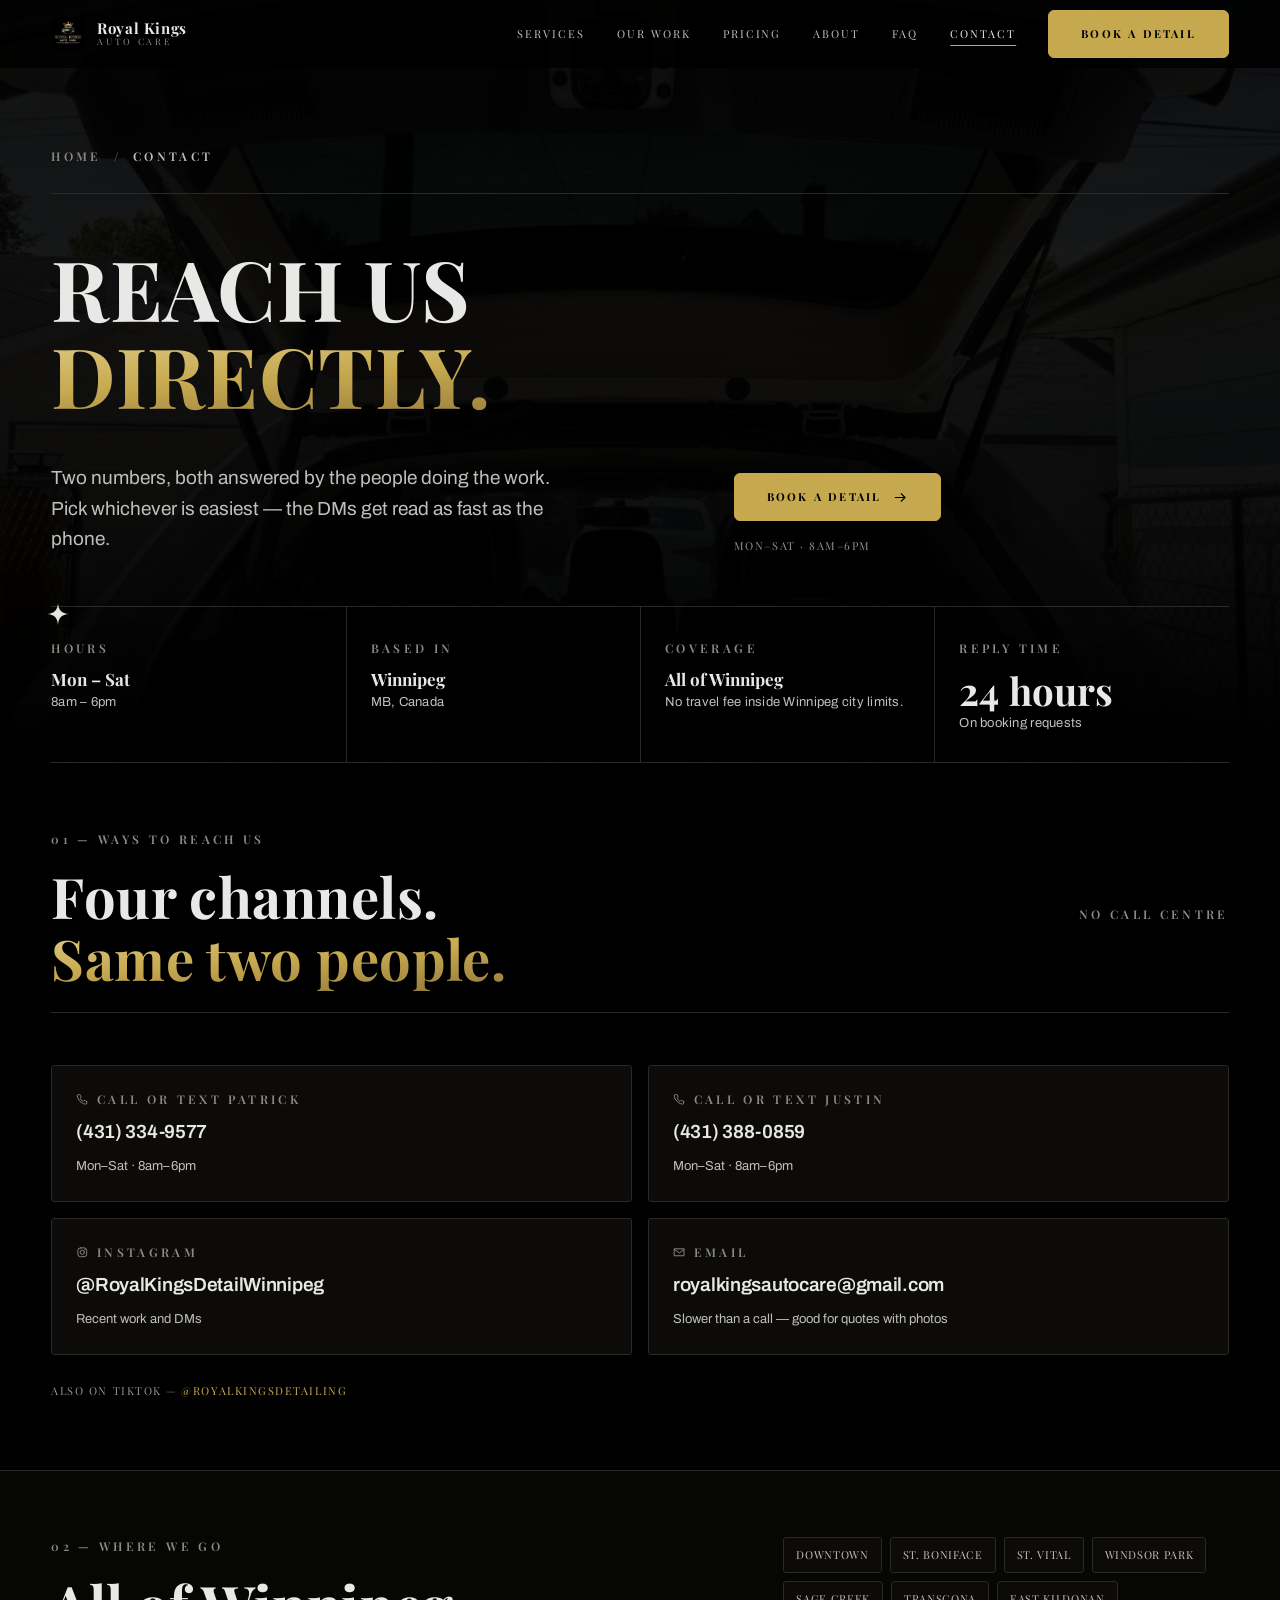
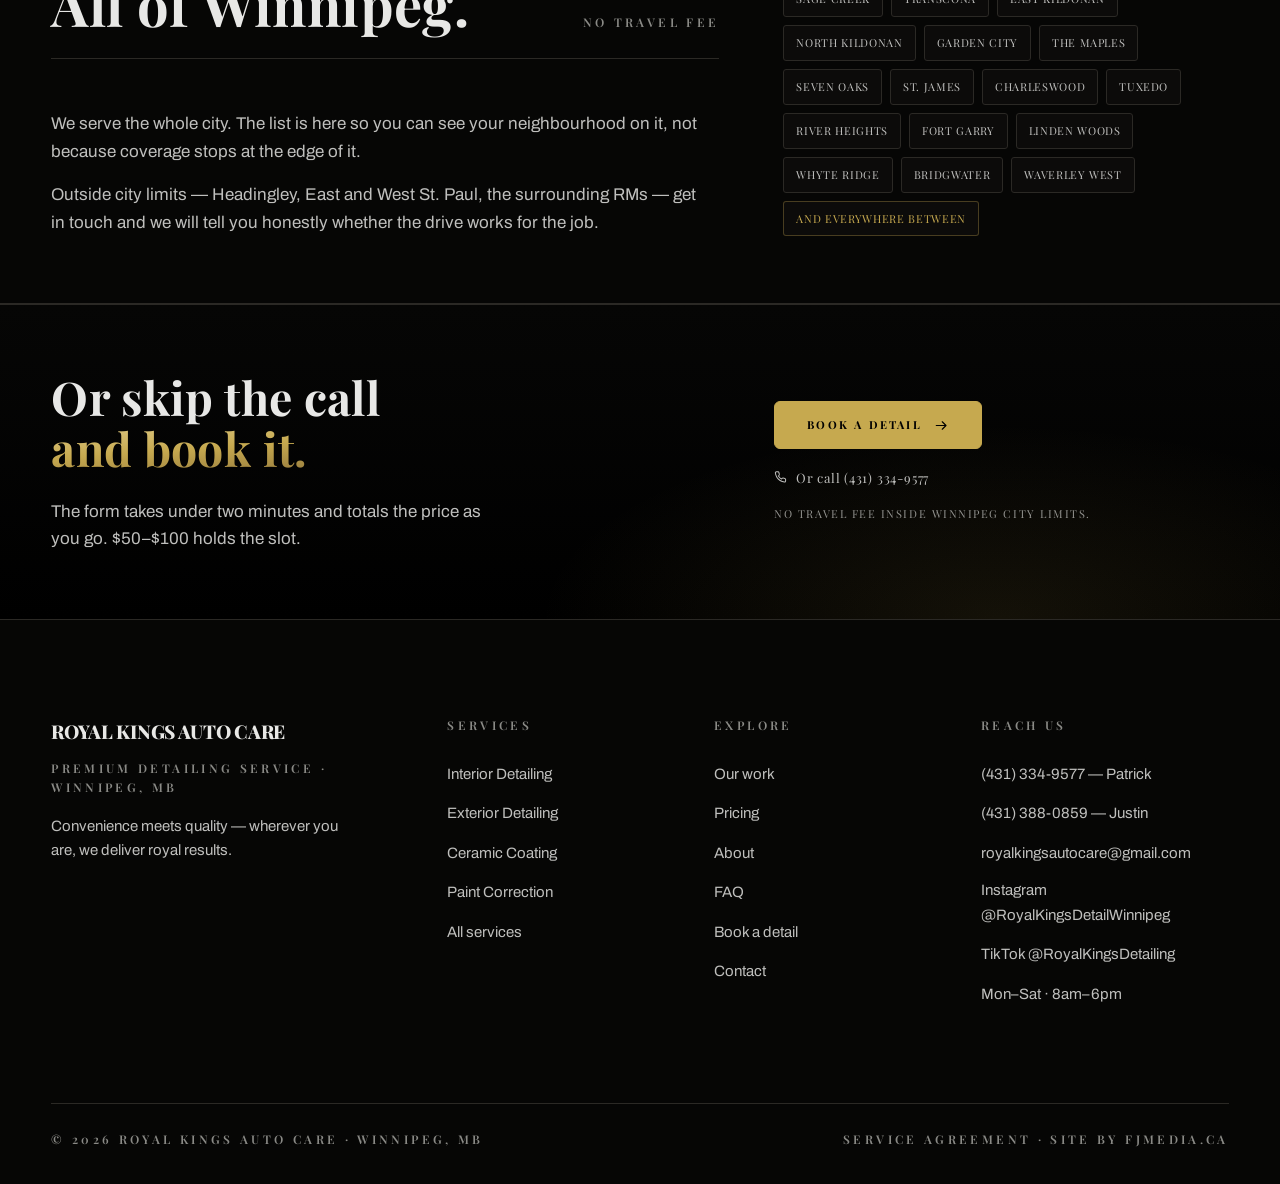
<file: contact.html>
<!DOCTYPE html>
<html lang="en-CA" data-theme="sign">
<head>

  <meta charset="utf-8">
  <meta name="viewport" content="width=device-width, initial-scale=1, viewport-fit=cover">
  <title>Contact Royal Kings Auto Care | Winnipeg</title>
  <meta name="description" content="Reach Royal Kings Auto Care in Winnipeg — call or text Patrick or Justin, DM us on Instagram, or email. Mon–Sat 8am–6pm, all of Winnipeg, no travel fee.">
  <link rel="canonical" href="https://www.royalkingsdetailingwpg.ca/contact">
  <meta name="robots" content="index, follow">
  <meta property="og:type" content="website">
  <meta property="og:site_name" content="Royal Kings Auto Care">
  <meta property="og:title" content="Contact Royal Kings Auto Care | Winnipeg">
  <meta property="og:description" content="Reach Royal Kings Auto Care in Winnipeg — call or text Patrick or Justin, DM us on Instagram, or email. Mon–Sat 8am–6pm, all of Winnipeg, no travel fee.">
  <meta property="og:url" content="https://www.royalkingsdetailingwpg.ca/contact">
  <meta property="og:image" content="https://www.royalkingsdetailingwpg.ca/Logo.jpg">
  <meta name="twitter:card" content="summary_large_image">
  <meta name="twitter:title" content="Contact Royal Kings Auto Care | Winnipeg">
  <meta name="twitter:description" content="Reach Royal Kings Auto Care in Winnipeg — call or text Patrick or Justin, DM us on Instagram, or email. Mon–Sat 8am–6pm, all of Winnipeg, no travel fee.">
  <meta name="twitter:image" content="https://www.royalkingsdetailingwpg.ca/Logo.jpg">
  <meta name="theme-color" content="#000000">
  <link rel="icon" type="image/svg+xml" href="data:image/svg+xml,%3Csvg xmlns='http://www.w3.org/2000/svg' viewBox='0 0 32 32'%3E%3Crect width='32' height='32' fill='%23000000'/%3E%3Cpath d='M5 20.5 L7 10 L12.5 15 L16 7 L19.5 15 L25 10 L27 20.5 Z' fill='%23C6A94F'/%3E%3Crect x='5' y='22.5' width='22' height='3' fill='%23C6A94F'/%3E%3C/svg%3E">
  <link rel="apple-touch-icon" href="/Logo.jpg">
  <link rel="preconnect" href="https://fonts.googleapis.com">
  <link rel="preconnect" href="https://fonts.gstatic.com" crossorigin>
  <link rel="stylesheet" href="https://fonts.googleapis.com/css2?family=Archivo:wdth,wght@62..125,400..800&family=JetBrains+Mono:wght@400;500;700&display=swap">
  <link rel="stylesheet" href="/assets/rk.css?v=92a2e8c5">
  <link rel="stylesheet" href="https://fonts.googleapis.com/css2?family=Playfair+Display:wght@400..900&display=swap">
  <link rel="stylesheet" href="/assets/rk-sign.css?v=e4436149">

  <script type="application/ld+json">{"@context":"https://schema.org","@type":"BreadcrumbList","itemListElement":[{"@type":"ListItem","position":1,"name":"Home","item":"https://www.royalkingsdetailingwpg.ca/"},{"@type":"ListItem","position":2,"name":"Contact","item":"https://www.royalkingsdetailingwpg.ca/contact"}]}</script>
</head>
<body>
<a class="btn btn-ghost vh" href="#main">Skip to content</a>

<header class="nav" id="nav">
  <div class="wrap nav-inner">
    <a class="brand" href="/" aria-label="Royal Kings Auto Care — home">
      <img src="/Logo.jpg" width="34" height="34" alt="">
      <span class="brand-txt"><b>Royal Kings</b><span>Auto Care</span></span>
    </a>
    <nav class="nav-links" aria-label="Primary">
        <a href="/services">Services</a>
        <a href="/gallery">Our work</a>
        <a href="/pricing">Pricing</a>
        <a href="/about">About</a>
        <a href="/faq">FAQ</a>
        <a href="/contact" aria-current="page">Contact</a>
      
      <a class="btn btn-primary nav-cta" href="/book">Book a detail</a>
    </nav>
    <button class="nav-toggle" type="button" id="navToggle" aria-expanded="false" aria-controls="drawer">
      <svg class="ic" viewBox="0 0 20 20" fill="none" stroke="currentColor" stroke-width="1.5" stroke-linecap="round" stroke-linejoin="round" aria-hidden="true"><path d="M2 5h16M2 10h16M2 15h16"/></svg><span class="vh">Open menu</span>
    </button>
  </div>
</header>

<div class="drawer" id="drawer" data-open="false">
  <div class="drawer-top">
    <a class="brand" href="/"><img src="/Logo.jpg" width="34" height="34" alt=""><span class="brand-txt"><b>Royal Kings</b><span>Auto Care</span></span></a>
    <button class="nav-toggle" type="button" id="navClose"><svg class="ic" viewBox="0 0 20 20" fill="none" stroke="currentColor" stroke-width="1.5" stroke-linecap="round" stroke-linejoin="round" aria-hidden="true"><path d="M4 4l12 12M16 4L4 16"/></svg><span class="vh">Close menu</span></button>
  </div>
  <nav aria-label="Menu">
        <a href="/services">Services</a>
        <a href="/gallery">Our work</a>
        <a href="/pricing">Pricing</a>
        <a href="/about">About</a>
        <a href="/faq">FAQ</a>
        <a href="/contact" aria-current="page">Contact</a>
  </nav>
  <div class="drawer-foot">
    
    <a class="btn btn-primary" href="/book">Book a detail <svg class="ic" viewBox="0 0 20 20" fill="none" stroke="currentColor" stroke-width="1.5" stroke-linecap="round" stroke-linejoin="round" aria-hidden="true"><path d="M3 10h13M11 5l5 5-5 5"/></svg></a>
    <a class="drawer-call" href="tel:+14313349577"><svg class="ic" viewBox="0 0 20 20" fill="none" stroke="currentColor" stroke-width="1.5" stroke-linecap="round" stroke-linejoin="round" aria-hidden="true"><path d="M17 13.9v2.3a1.5 1.5 0 0 1-1.6 1.5 15 15 0 0 1-6.5-2.3 14.7 14.7 0 0 1-4.5-4.5A15 15 0 0 1 2 4.3 1.5 1.5 0 0 1 3.5 2.7h2.3a1.5 1.5 0 0 1 1.5 1.3c.1.7.3 1.4.5 2.1a1.5 1.5 0 0 1-.3 1.6l-1 1a12 12 0 0 0 4.5 4.5l1-1a1.5 1.5 0 0 1 1.6-.3c.7.2 1.4.4 2.1.5a1.5 1.5 0 0 1 1.3 1.5z"/></svg> (431) 334-9577 — Patrick</a>
  </div>
</div>
<main id="main">

<section class="hero" aria-labelledby="h1">
  <div class="hero-bg" aria-hidden="true" style="--hero-img:url('/assets/Gallery/2026-08-28%20mkx-white/cargo-a1.jpg');--hero-pos:center 46%"></div>
  <div class="wrap hero-inner">
    <nav class="crumb" aria-label="Breadcrumb" style="padding-bottom:var(--s-5);border-bottom:var(--stroke)">
      <a href="/">Home</a><span aria-hidden="true">/</span><span aria-current="page">Contact</span>
    </nav>

    <h1 class="hero-h1" id="h1" style="font-size:var(--fs-4xl)">Reach us<br class="br-desk"> <em>directly.</em></h1>

    <div class="hero-row">
      <p class="hero-sub">
        Two numbers, both answered by the people doing the work.
        Pick whichever is easiest — the DMs get read as fast as the phone.
      </p>
      <div class="hero-act">
        <div class="hero-act-row">
          <a class="btn btn-primary" href="/book">Book a detail <svg class="ic" viewBox="0 0 20 20" fill="none" stroke="currentColor" stroke-width="1.5" stroke-linecap="round" stroke-linejoin="round" aria-hidden="true"><path d="M3 10h13M11 5l5 5-5 5"/></svg></a>
        </div>
        <span class="hero-fine">Mon–Sat · 8am–6pm</span>
      </div>
    </div>

    <div class="spec">
      <div class="spec-cell bkt"><span class="spec-k">Hours</span><p class="spec-v" style="font-size:var(--fs-base)">Mon – Sat<small>8am – 6pm</small></p></div>
      <div class="spec-cell"><span class="spec-k">Based in</span><p class="spec-v" style="font-size:var(--fs-base)">Winnipeg<small>MB, Canada</small></p></div>
      <div class="spec-cell"><span class="spec-k">Coverage</span><p class="spec-v" style="font-size:var(--fs-base)">All of Winnipeg<small>No travel fee inside Winnipeg city limits.</small></p></div>
      <div class="spec-cell"><span class="spec-k">Reply time</span><p class="spec-v num">24 hours<small>On booking requests</small></p></div>
    </div>
  </div>
</section>

<section class="sec" aria-labelledby="ways-h">
  <div class="wrap">
    
  <div class="sec-head">
    <span class="kicker">01 — Ways to reach us</span>
    <div class="sec-head-row">
      <h2><span id="ways-h">Four channels.<br><em>Same two people.</em></span></h2>
      <span class="sec-head-meta">No call centre</span>
    </div>
    
  </div>
    <div class="tiles">
      
      <a class="tile" href="tel:+14313349577">
        <span class="tile-k"><svg class="ic" viewBox="0 0 20 20" fill="none" stroke="currentColor" stroke-width="1.5" stroke-linecap="round" stroke-linejoin="round" aria-hidden="true"><path d="M17 13.9v2.3a1.5 1.5 0 0 1-1.6 1.5 15 15 0 0 1-6.5-2.3 14.7 14.7 0 0 1-4.5-4.5A15 15 0 0 1 2 4.3 1.5 1.5 0 0 1 3.5 2.7h2.3a1.5 1.5 0 0 1 1.5 1.3c.1.7.3 1.4.5 2.1a1.5 1.5 0 0 1-.3 1.6l-1 1a12 12 0 0 0 4.5 4.5l1-1a1.5 1.5 0 0 1 1.6-.3c.7.2 1.4.4 2.1.5a1.5 1.5 0 0 1 1.3 1.5z"/></svg> Call or text Patrick</span>
        <span class="tile-v">(431) 334-9577</span>
        <span class="tile-n">Mon–Sat · 8am–6pm</span>
      </a>
      <a class="tile" href="tel:+14313880859">
        <span class="tile-k"><svg class="ic" viewBox="0 0 20 20" fill="none" stroke="currentColor" stroke-width="1.5" stroke-linecap="round" stroke-linejoin="round" aria-hidden="true"><path d="M17 13.9v2.3a1.5 1.5 0 0 1-1.6 1.5 15 15 0 0 1-6.5-2.3 14.7 14.7 0 0 1-4.5-4.5A15 15 0 0 1 2 4.3 1.5 1.5 0 0 1 3.5 2.7h2.3a1.5 1.5 0 0 1 1.5 1.3c.1.7.3 1.4.5 2.1a1.5 1.5 0 0 1-.3 1.6l-1 1a12 12 0 0 0 4.5 4.5l1-1a1.5 1.5 0 0 1 1.6-.3c.7.2 1.4.4 2.1.5a1.5 1.5 0 0 1 1.3 1.5z"/></svg> Call or text Justin</span>
        <span class="tile-v">(431) 388-0859</span>
        <span class="tile-n">Mon–Sat · 8am–6pm</span>
      </a>
      <a class="tile" href="https://www.instagram.com/RoyalKingsDetailWinnipeg/" target="_blank" rel="noopener">
        <span class="tile-k"><svg class="ic" viewBox="0 0 20 20" fill="none" stroke="currentColor" stroke-width="1.5" stroke-linecap="round" stroke-linejoin="round" aria-hidden="true"><rect x="3" y="3" width="14" height="14" rx="4"/><circle cx="10" cy="10" r="3.4"/><circle cx="14.2" cy="5.8" r=".9" fill="currentColor" stroke="none"/></svg> Instagram</span>
        <span class="tile-v">@RoyalKingsDetailWinnipeg</span>
        <span class="tile-n">Recent work and DMs</span>
      </a>
      <a class="tile" href="mailto:royalkingsautocare@gmail.com">
        <span class="tile-k"><svg class="ic" viewBox="0 0 20 20" fill="none" stroke="currentColor" stroke-width="1.5" stroke-linecap="round" stroke-linejoin="round" aria-hidden="true"><path d="M2.5 4.5h15v11h-15z"/><path d="m2.5 5.5 7.5 5.5 7.5-5.5"/></svg> Email</span>
        <span class="tile-v">royalkingsautocare@gmail.com</span>
        <span class="tile-n">Slower than a call — good for quotes with photos</span>
      </a>
    </div>
    <p class="hero-fine" style="margin-top:var(--s-5)">
      Also on TikTok — <a class="gold" href="https://www.tiktok.com/@RoyalKingsDetailing" target="_blank" rel="noopener">@RoyalKingsDetailing</a>
    </p>
  </div>
</section>

<section class="sec band" aria-labelledby="area-h">
  <div class="wrap split split-lead">
    <div>
      
  <div class="sec-head">
    <span class="kicker">02 — Where we go</span>
    <div class="sec-head-row">
      <h2><span id="area-h">All of Winnipeg.</span></h2>
      <span class="sec-head-meta">No travel fee</span>
    </div>
    
  </div>
      <div class="prose">
        <p>
          We serve the whole city. The list is here so you can see your
          neighbourhood on it, not because coverage stops at the edge of it.
        </p>
        <p>
          Outside city limits — Headingley, East and West St. Paul, the
          surrounding RMs — get in touch and we will tell you honestly whether
          the drive works for the job.
        </p>
      </div>
    </div>
    <ul class="areas">
      <li>Downtown</li>
      <li>St. Boniface</li>
      <li>St. Vital</li>
      <li>Windsor Park</li>
      <li>Sage Creek</li>
      <li>Transcona</li>
      <li>East Kildonan</li>
      <li>North Kildonan</li>
      <li>Garden City</li>
      <li>The Maples</li>
      <li>Seven Oaks</li>
      <li>St. James</li>
      <li>Charleswood</li>
      <li>Tuxedo</li>
      <li>River Heights</li>
      <li>Fort Garry</li>
      <li>Linden Woods</li>
      <li>Whyte Ridge</li>
      <li>Bridgwater</li>
      <li>Waverley West</li>
      <li style="border-color:var(--edge-gold);color:var(--gold)">and everywhere between</li>
    </ul>
  </div>
</section>


<section class="sec cta" aria-labelledby="cta-h">
  <div class="wrap cta-inner">
    <div>
      <h2 id="cta-h">Or skip the call<br class="br-desk"> <em>and book it.</em></h2>
      <p>The form takes under two minutes and totals the price as you go. $50–$100 holds the slot.</p>
    </div>
    <div class="cta-act">
      <a class="btn btn-primary" href="/book">Book a detail <svg class="ic" viewBox="0 0 20 20" fill="none" stroke="currentColor" stroke-width="1.5" stroke-linecap="round" stroke-linejoin="round" aria-hidden="true"><path d="M3 10h13M11 5l5 5-5 5"/></svg></a>
      <a class="hero-call" href="tel:+14313349577"><svg class="ic" viewBox="0 0 20 20" fill="none" stroke="currentColor" stroke-width="1.5" stroke-linecap="round" stroke-linejoin="round" aria-hidden="true"><path d="M17 13.9v2.3a1.5 1.5 0 0 1-1.6 1.5 15 15 0 0 1-6.5-2.3 14.7 14.7 0 0 1-4.5-4.5A15 15 0 0 1 2 4.3 1.5 1.5 0 0 1 3.5 2.7h2.3a1.5 1.5 0 0 1 1.5 1.3c.1.7.3 1.4.5 2.1a1.5 1.5 0 0 1-.3 1.6l-1 1a12 12 0 0 0 4.5 4.5l1-1a1.5 1.5 0 0 1 1.6-.3c.7.2 1.4.4 2.1.5a1.5 1.5 0 0 1 1.3 1.5z"/></svg> Or call (431) 334-9577</a>
      <span class="hero-fine">No travel fee inside Winnipeg city limits.</span>
    </div>
  </div>
</section>

</main>

<footer class="foot">
  <div class="wrap">
    <div class="foot-grid">
      <div class="foot-brand">
        <b>Royal Kings Auto Care</b>
        <span class="foot-svc">Premium Detailing Service · Winnipeg, MB</span>
        <p class="foot-slogan">Convenience meets quality — wherever you are, we deliver royal results.</p>
      </div>
      <div>
        <h3>Services</h3>
        <ul class="foot-list">
          <li><a href="/services/interior-car-detailing-winnipeg">Interior Detailing</a></li>
          <li><a href="/services/exterior-detailing-winnipeg">Exterior Detailing</a></li>
          <li><a href="/services/ceramic-coating-winnipeg">Ceramic Coating</a></li>
          <li><a href="/services/paint-correction-winnipeg">Paint Correction</a></li>
          <li><a href="/services">All services</a></li>
        </ul>
      </div>
      <div>
        <h3>Explore</h3>
        <ul class="foot-list">
          <li><a href="/gallery">Our work</a></li>
          <li><a href="/pricing">Pricing</a></li>
          <li><a href="/about">About</a></li>
          <li><a href="/faq">FAQ</a></li>
          <li><a href="/book">Book a detail</a></li>
          <li><a href="/contact">Contact</a></li>
        </ul>
      </div>
      <div>
        <h3>Reach us</h3>
        <ul class="foot-list">
          <li><a href="tel:+14313349577">(431) 334-9577 — Patrick</a></li>
          <li><a href="tel:+14313880859">(431) 388-0859 — Justin</a></li>
          <li><a href="mailto:royalkingsautocare@gmail.com">royalkingsautocare@gmail.com</a></li>
          <li><a href="https://www.instagram.com/RoyalKingsDetailWinnipeg/" target="_blank" rel="noopener">Instagram @RoyalKingsDetailWinnipeg</a></li>
          <li><a href="https://www.tiktok.com/@RoyalKingsDetailing" target="_blank" rel="noopener">TikTok @RoyalKingsDetailing</a></li>
          <li><span>Mon–Sat · 8am–6pm</span></li>
        </ul>
      </div>
    </div>
    <div class="foot-bar">
      <span>© <span id="yr">2026</span> Royal Kings Auto Care · Winnipeg, MB</span>
      <span><a href="/waiver">Service agreement</a> · Site by <a href="https://www.fjmedia.ca" target="_blank" rel="noopener">FJMedia.ca</a></span>
    </div>
  </div>
</footer>

<div class="dock">
  <a class="btn btn-ghost" href="tel:+14313349577"><svg class="ic" viewBox="0 0 20 20" fill="none" stroke="currentColor" stroke-width="1.5" stroke-linecap="round" stroke-linejoin="round" aria-hidden="true"><path d="M17 13.9v2.3a1.5 1.5 0 0 1-1.6 1.5 15 15 0 0 1-6.5-2.3 14.7 14.7 0 0 1-4.5-4.5A15 15 0 0 1 2 4.3 1.5 1.5 0 0 1 3.5 2.7h2.3a1.5 1.5 0 0 1 1.5 1.3c.1.7.3 1.4.5 2.1a1.5 1.5 0 0 1-.3 1.6l-1 1a12 12 0 0 0 4.5 4.5l1-1a1.5 1.5 0 0 1 1.6-.3c.7.2 1.4.4 2.1.5a1.5 1.5 0 0 1 1.3 1.5z"/></svg> Call</a>
  <a class="btn btn-primary" href="/book">Book a detail</a>
</div>
<div class="toast" id="toast" role="status" aria-live="polite"></div>
<script src="/assets/rk.js?v=5d9f4acb" defer></script>
</body>
</html>
</file>
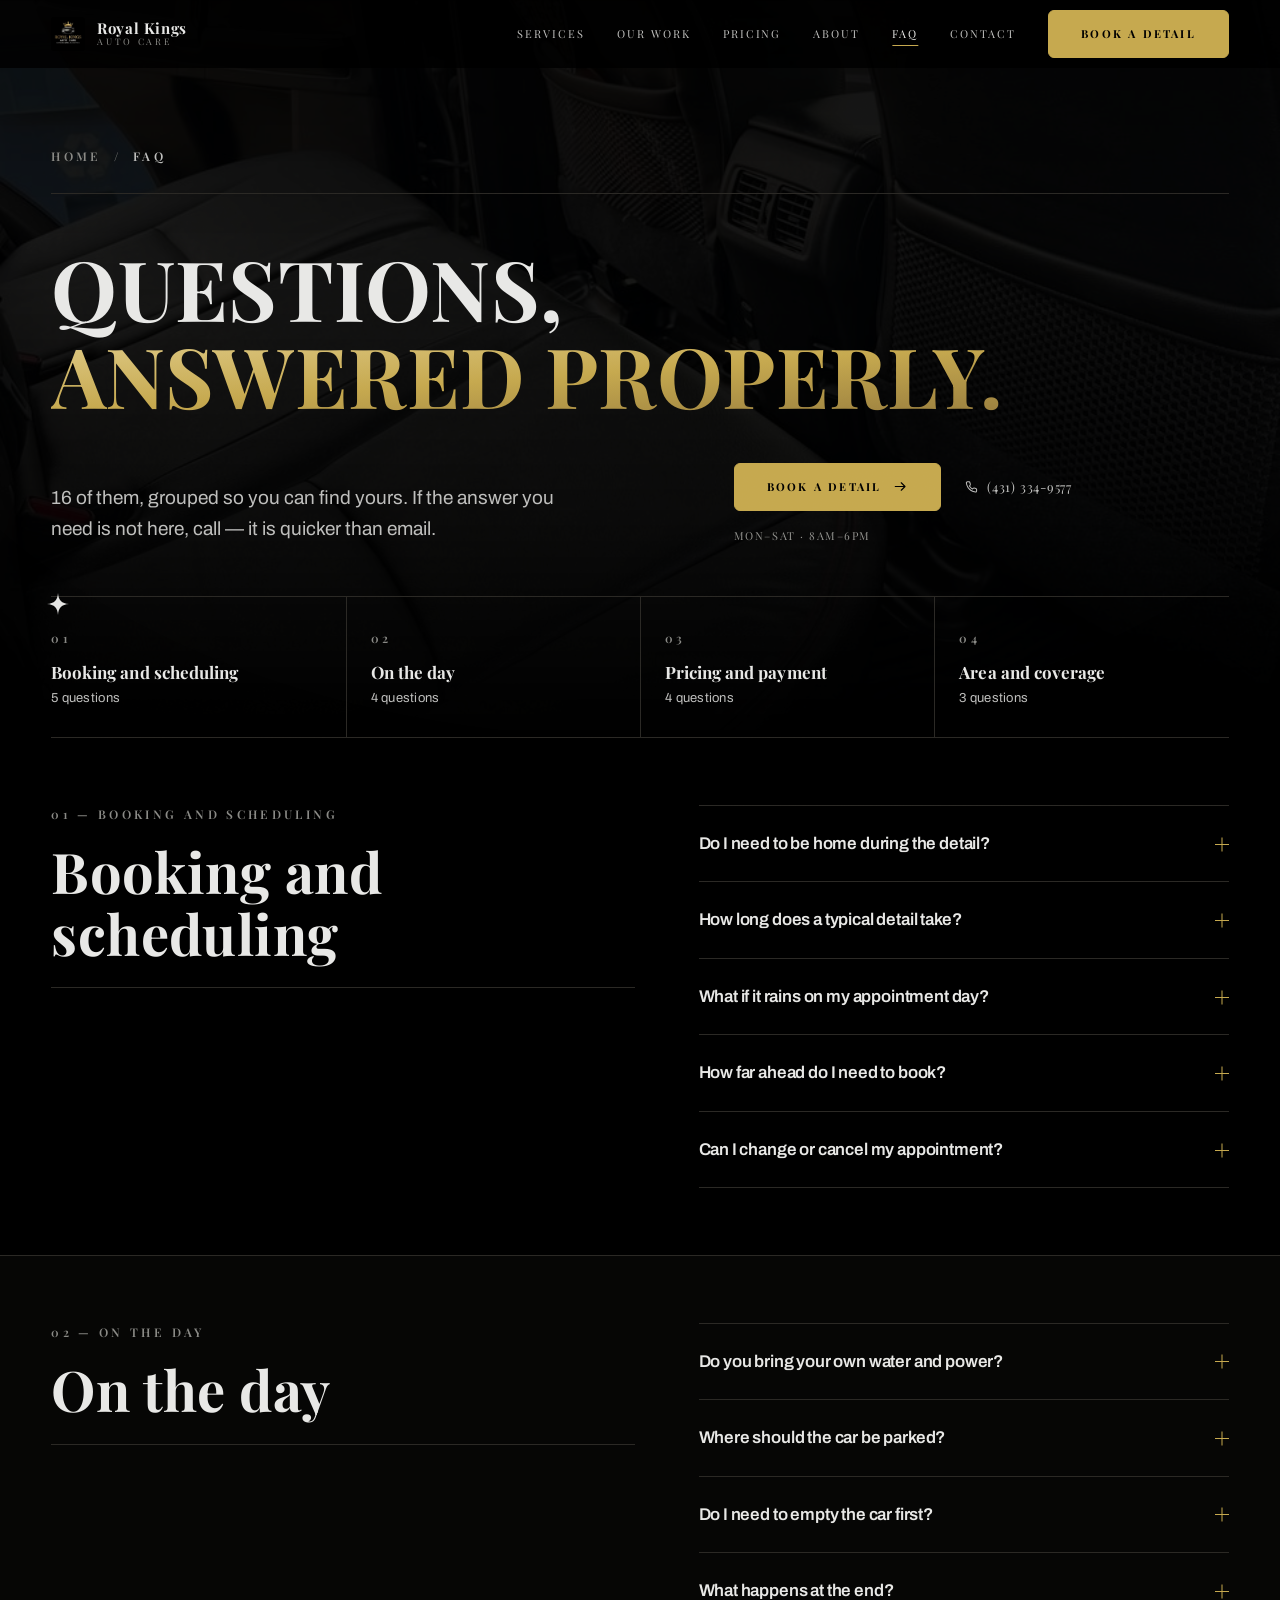
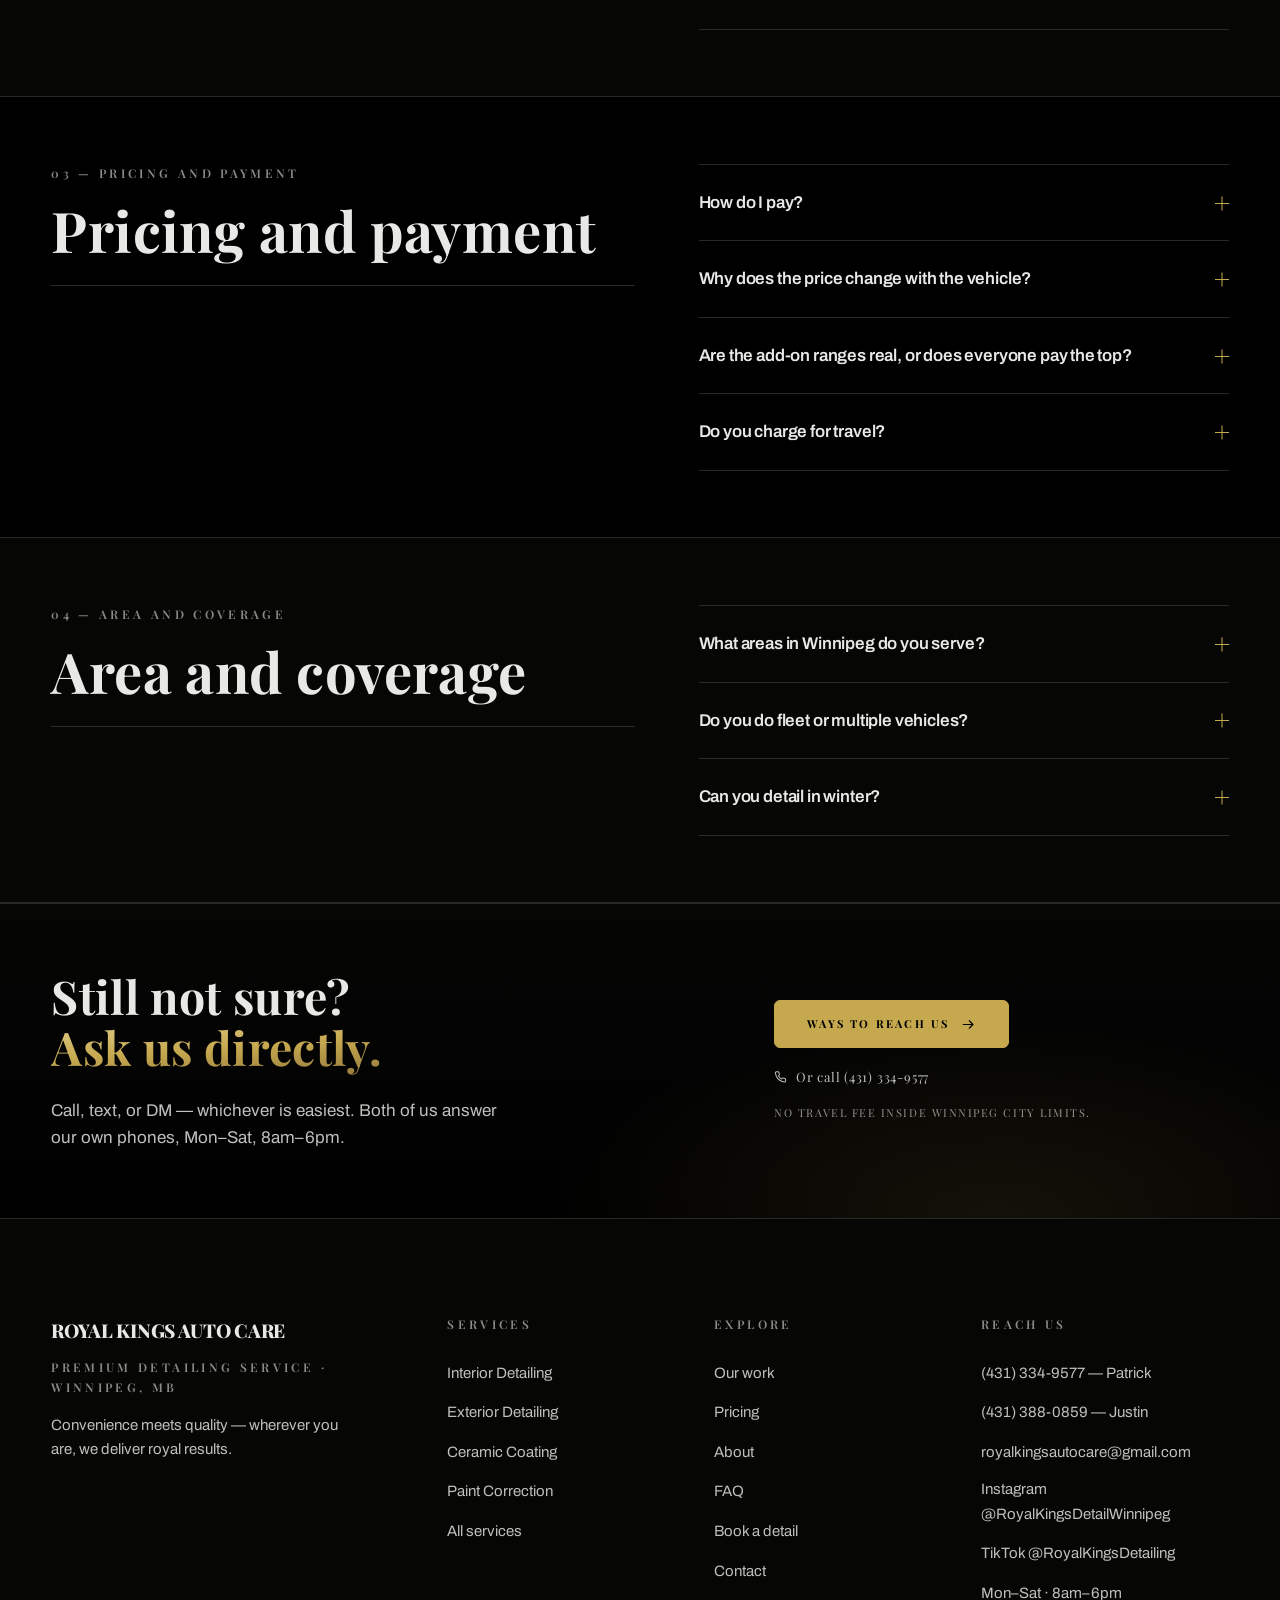
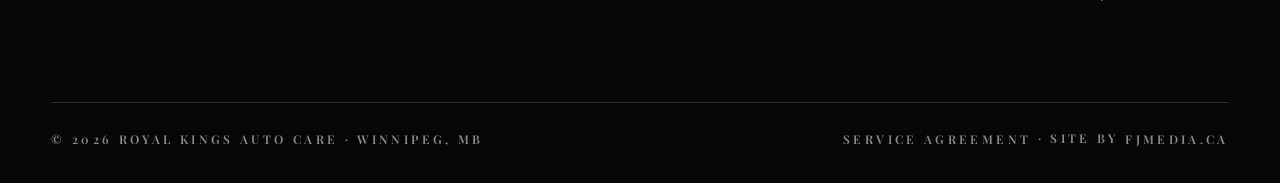
<file: faq.html>
<!DOCTYPE html>
<html lang="en-CA" data-theme="sign">
<head>

  <meta charset="utf-8">
  <meta name="viewport" content="width=device-width, initial-scale=1, viewport-fit=cover">
  <title>Detailing FAQ — Winnipeg | Royal Kings</title>
  <meta name="description" content="Answers on booking, what happens on the day, pricing, deposits and coverage across Winnipeg. 16 questions about come-to-you auto detailing, answered plainly.">
  <link rel="canonical" href="https://www.royalkingsdetailingwpg.ca/faq">
  <meta name="robots" content="index, follow">
  <meta property="og:type" content="website">
  <meta property="og:site_name" content="Royal Kings Auto Care">
  <meta property="og:title" content="Detailing FAQ — Winnipeg | Royal Kings">
  <meta property="og:description" content="Answers on booking, what happens on the day, pricing, deposits and coverage across Winnipeg. 16 questions about come-to-you auto detailing, answered plainly.">
  <meta property="og:url" content="https://www.royalkingsdetailingwpg.ca/faq">
  <meta property="og:image" content="https://www.royalkingsdetailingwpg.ca/Logo.jpg">
  <meta name="twitter:card" content="summary_large_image">
  <meta name="twitter:title" content="Detailing FAQ — Winnipeg | Royal Kings">
  <meta name="twitter:description" content="Answers on booking, what happens on the day, pricing, deposits and coverage across Winnipeg. 16 questions about come-to-you auto detailing, answered plainly.">
  <meta name="twitter:image" content="https://www.royalkingsdetailingwpg.ca/Logo.jpg">
  <meta name="theme-color" content="#000000">
  <link rel="icon" type="image/svg+xml" href="data:image/svg+xml,%3Csvg xmlns='http://www.w3.org/2000/svg' viewBox='0 0 32 32'%3E%3Crect width='32' height='32' fill='%23000000'/%3E%3Cpath d='M5 20.5 L7 10 L12.5 15 L16 7 L19.5 15 L25 10 L27 20.5 Z' fill='%23C6A94F'/%3E%3Crect x='5' y='22.5' width='22' height='3' fill='%23C6A94F'/%3E%3C/svg%3E">
  <link rel="apple-touch-icon" href="/Logo.jpg">
  <link rel="preconnect" href="https://fonts.googleapis.com">
  <link rel="preconnect" href="https://fonts.gstatic.com" crossorigin>
  <link rel="stylesheet" href="https://fonts.googleapis.com/css2?family=Archivo:wdth,wght@62..125,400..800&family=JetBrains+Mono:wght@400;500;700&display=swap">
  <link rel="stylesheet" href="/assets/rk.css?v=92a2e8c5">
  <link rel="stylesheet" href="https://fonts.googleapis.com/css2?family=Playfair+Display:wght@400..900&display=swap">
  <link rel="stylesheet" href="/assets/rk-sign.css?v=e4436149">

  <script type="application/ld+json">{"@context":"https://schema.org","@type":"BreadcrumbList","itemListElement":[{"@type":"ListItem","position":1,"name":"Home","item":"https://www.royalkingsdetailingwpg.ca/"},{"@type":"ListItem","position":2,"name":"FAQ","item":"https://www.royalkingsdetailingwpg.ca/faq"}]}</script>
  <script type="application/ld+json">{"@context":"https://schema.org","@type":"FAQPage","mainEntity":[{"@type":"Question","name":"Do I need to be home during the detail?","acceptedAnswer":{"@type":"Answer","text":"Not necessarily. As long as we have access to the vehicle and a water/power source nearby, you’re free to go about your day. Most clients leave the keys and let us handle it."}},{"@type":"Question","name":"How long does a typical detail take?","acceptedAnswer":{"@type":"Answer","text":"The Minimal package takes about 1-1.5 hours. The Standard runs 2-3 hours. Premium and add-on services like paint correction can take a full day depending on vehicle size and condition."}},{"@type":"Question","name":"What if it rains on my appointment day?","acceptedAnswer":{"@type":"Answer","text":"We’ll reach out to reschedule at no extra charge. Interior details can still happen under covered areas like garages or carports. We’ll work with you to find the best option."}},{"@type":"Question","name":"How far ahead do I need to book?","acceptedAnswer":{"@type":"Answer","text":"The form takes dates from tomorrow onward and up to 90 days out. We confirm your slot inside 24 hours. Paint correction needs a full day set aside, so it usually books further ahead than a package."}},{"@type":"Question","name":"Can I change or cancel my appointment?","acceptedAnswer":{"@type":"Answer","text":"Yes — reschedule at least 24 hours ahead and the deposit carries to the new date. Applied to your total. Refundable with 24 hours’ notice."}},{"@type":"Question","name":"Do you bring your own water and power?","acceptedAnswer":{"@type":"Answer","text":"We come fully equipped with our own tools and supplies. We just need access to a standard outdoor outlet and water spigot for exterior work. Interior-only jobs don’t need either."}},{"@type":"Question","name":"Where should the car be parked?","acceptedAnswer":{"@type":"Answer","text":"Anywhere we can walk around it — a driveway, a garage, a parking spot at your work. For exterior work we need room to move and access to an outdoor tap and outlet. Underground parkades usually do not work for exterior jobs."}},{"@type":"Question","name":"Do I need to empty the car first?","acceptedAnswer":{"@type":"Answer","text":"It helps. We will work around belongings, but anything loose in the footwells or the trunk slows the job down and we would rather spend that time on the carpet. Take valuables out — we would rather you did not have to think about it."}},{"@type":"Question","name":"What happens at the end?","acceptedAnswer":{"@type":"Answer","text":"We walk the car with you before we pack up. If something got missed or is not right, we deal with it there — not on a callback the next day."}},{"@type":"Question","name":"How do I pay?","acceptedAnswer":{"@type":"Answer","text":"A $50–$100 deposit secures your booking (applied toward the total). The remaining balance is due after the service is complete. We accept e-Transfer, cash, and major cards."}},{"@type":"Question","name":"Why does the price change with the vehicle?","acceptedAnswer":{"@type":"Answer","text":"Because the work does. Bigger vehicles have more carpet, more seats and more glass. The surcharges are Coupes & Sedans +$0, SUVs & Crossovers +$15, Trucks & 7-Seaters +$35."}},{"@type":"Question","name":"Are the add-on ranges real, or does everyone pay the top?","acceptedAnswer":{"@type":"Answer","text":"They are real. A flat-rate add-on is flat. A range moves with vehicle size or how bad the problem is, and we confirm the exact figure with you after looking at the car and before starting. Nothing gets added at the end."}},{"@type":"Question","name":"Do you charge for travel?","acceptedAnswer":{"@type":"Answer","text":"No. No travel fee inside Winnipeg city limits. For locations outside Winnipeg, reach out and we will see what we can do."}},{"@type":"Question","name":"What areas in Winnipeg do you serve?","acceptedAnswer":{"@type":"Answer","text":"We serve all of Winnipeg and surrounding areas. No extra travel fees within city limits. For locations outside Winnipeg, reach out and we’ll see what we can do."}},{"@type":"Question","name":"Do you do fleet or multiple vehicles?","acceptedAnswer":{"@type":"Answer","text":"Yes. If you have more than one vehicle at the same address, call rather than filling the form in twice — it is easier to schedule properly and we can look at the timing across all of them."}},{"@type":"Question","name":"Can you detail in winter?","acceptedAnswer":{"@type":"Answer","text":"Interior work, yes, year-round. Exterior decontamination, correction and coating need temperature and a dry surface, so those run late spring through fall unless you have a heated garage."}}]}</script>
</head>
<body>
<a class="btn btn-ghost vh" href="#main">Skip to content</a>

<header class="nav" id="nav">
  <div class="wrap nav-inner">
    <a class="brand" href="/" aria-label="Royal Kings Auto Care — home">
      <img src="/Logo.jpg" width="34" height="34" alt="">
      <span class="brand-txt"><b>Royal Kings</b><span>Auto Care</span></span>
    </a>
    <nav class="nav-links" aria-label="Primary">
        <a href="/services">Services</a>
        <a href="/gallery">Our work</a>
        <a href="/pricing">Pricing</a>
        <a href="/about">About</a>
        <a href="/faq" aria-current="page">FAQ</a>
        <a href="/contact">Contact</a>
      
      <a class="btn btn-primary nav-cta" href="/book">Book a detail</a>
    </nav>
    <button class="nav-toggle" type="button" id="navToggle" aria-expanded="false" aria-controls="drawer">
      <svg class="ic" viewBox="0 0 20 20" fill="none" stroke="currentColor" stroke-width="1.5" stroke-linecap="round" stroke-linejoin="round" aria-hidden="true"><path d="M2 5h16M2 10h16M2 15h16"/></svg><span class="vh">Open menu</span>
    </button>
  </div>
</header>

<div class="drawer" id="drawer" data-open="false">
  <div class="drawer-top">
    <a class="brand" href="/"><img src="/Logo.jpg" width="34" height="34" alt=""><span class="brand-txt"><b>Royal Kings</b><span>Auto Care</span></span></a>
    <button class="nav-toggle" type="button" id="navClose"><svg class="ic" viewBox="0 0 20 20" fill="none" stroke="currentColor" stroke-width="1.5" stroke-linecap="round" stroke-linejoin="round" aria-hidden="true"><path d="M4 4l12 12M16 4L4 16"/></svg><span class="vh">Close menu</span></button>
  </div>
  <nav aria-label="Menu">
        <a href="/services">Services</a>
        <a href="/gallery">Our work</a>
        <a href="/pricing">Pricing</a>
        <a href="/about">About</a>
        <a href="/faq" aria-current="page">FAQ</a>
        <a href="/contact">Contact</a>
  </nav>
  <div class="drawer-foot">
    
    <a class="btn btn-primary" href="/book">Book a detail <svg class="ic" viewBox="0 0 20 20" fill="none" stroke="currentColor" stroke-width="1.5" stroke-linecap="round" stroke-linejoin="round" aria-hidden="true"><path d="M3 10h13M11 5l5 5-5 5"/></svg></a>
    <a class="drawer-call" href="tel:+14313349577"><svg class="ic" viewBox="0 0 20 20" fill="none" stroke="currentColor" stroke-width="1.5" stroke-linecap="round" stroke-linejoin="round" aria-hidden="true"><path d="M17 13.9v2.3a1.5 1.5 0 0 1-1.6 1.5 15 15 0 0 1-6.5-2.3 14.7 14.7 0 0 1-4.5-4.5A15 15 0 0 1 2 4.3 1.5 1.5 0 0 1 3.5 2.7h2.3a1.5 1.5 0 0 1 1.5 1.3c.1.7.3 1.4.5 2.1a1.5 1.5 0 0 1-.3 1.6l-1 1a12 12 0 0 0 4.5 4.5l1-1a1.5 1.5 0 0 1 1.6-.3c.7.2 1.4.4 2.1.5a1.5 1.5 0 0 1 1.3 1.5z"/></svg> (431) 334-9577 — Patrick</a>
  </div>
</div>
<main id="main">

<section class="hero" aria-labelledby="h1">
  <div class="hero-bg" aria-hidden="true" style="--hero-img:url('/assets/Gallery/2026-08-28%204runner-black/rear-a1.jpg');--hero-pos:center 48%"></div>
  <div class="wrap hero-inner">
    <nav class="crumb" aria-label="Breadcrumb" style="padding-bottom:var(--s-5);border-bottom:var(--stroke)">
      <a href="/">Home</a><span aria-hidden="true">/</span><span aria-current="page">FAQ</span>
    </nav>

    <h1 class="hero-h1" id="h1" style="font-size:var(--fs-4xl)">Questions,<br class="br-desk"> <em>answered properly.</em></h1>

    <div class="hero-row">
      <p class="hero-sub">
        16 of them, grouped so you can find yours. If the answer you
        need is not here, call — it is quicker than email.
      </p>
      <div class="hero-act">
        <div class="hero-act-row">
          <a class="btn btn-primary" href="/book">Book a detail <svg class="ic" viewBox="0 0 20 20" fill="none" stroke="currentColor" stroke-width="1.5" stroke-linecap="round" stroke-linejoin="round" aria-hidden="true"><path d="M3 10h13M11 5l5 5-5 5"/></svg></a>
          <a class="hero-call" href="tel:+14313349577"><svg class="ic" viewBox="0 0 20 20" fill="none" stroke="currentColor" stroke-width="1.5" stroke-linecap="round" stroke-linejoin="round" aria-hidden="true"><path d="M17 13.9v2.3a1.5 1.5 0 0 1-1.6 1.5 15 15 0 0 1-6.5-2.3 14.7 14.7 0 0 1-4.5-4.5A15 15 0 0 1 2 4.3 1.5 1.5 0 0 1 3.5 2.7h2.3a1.5 1.5 0 0 1 1.5 1.3c.1.7.3 1.4.5 2.1a1.5 1.5 0 0 1-.3 1.6l-1 1a12 12 0 0 0 4.5 4.5l1-1a1.5 1.5 0 0 1 1.6-.3c.7.2 1.4.4 2.1.5a1.5 1.5 0 0 1 1.3 1.5z"/></svg> (431) 334-9577</a>
        </div>
        <span class="hero-fine">Mon–Sat · 8am–6pm</span>
      </div>
    </div>

    <div class="spec">
      
      <div class="spec-cell bkt">
        <span class="spec-k">01</span>
        <p class="spec-v" style="font-size:var(--fs-base)"><a href="#booking">Booking and scheduling</a><small>5 questions</small></p>
      </div>
      <div class="spec-cell">
        <span class="spec-k">02</span>
        <p class="spec-v" style="font-size:var(--fs-base)"><a href="#onsite">On the day</a><small>4 questions</small></p>
      </div>
      <div class="spec-cell">
        <span class="spec-k">03</span>
        <p class="spec-v" style="font-size:var(--fs-base)"><a href="#pricing">Pricing and payment</a><small>4 questions</small></p>
      </div>
      <div class="spec-cell">
        <span class="spec-k">04</span>
        <p class="spec-v" style="font-size:var(--fs-base)"><a href="#area">Area and coverage</a><small>3 questions</small></p>
      </div>
    </div>
  </div>
</section>


<section class="sec" id="booking" aria-labelledby="booking-h">
  <div class="wrap split split-offer" style="align-items:start">
    <div>
      
  <div class="sec-head">
    <span class="kicker">01 — Booking and scheduling</span>
    <div class="sec-head-row">
      <h2><span id="booking-h">Booking and scheduling</span></h2>
      
    </div>
    
  </div>
    </div>
    <div class="acc">
      
      <details>
        <summary>Do I need to be home during the detail?<span class="acc-ic" aria-hidden="true"></span></summary>
        <div class="acc-body">Not necessarily. As long as we have access to the vehicle and a water/power source nearby, you’re free to go about your day. Most clients leave the keys and let us handle it.</div>
      </details>
      <details>
        <summary>How long does a typical detail take?<span class="acc-ic" aria-hidden="true"></span></summary>
        <div class="acc-body">The Minimal package takes about 1-1.5 hours. The Standard runs 2-3 hours. Premium and add-on services like paint correction can take a full day depending on vehicle size and condition.</div>
      </details>
      <details>
        <summary>What if it rains on my appointment day?<span class="acc-ic" aria-hidden="true"></span></summary>
        <div class="acc-body">We’ll reach out to reschedule at no extra charge. Interior details can still happen under covered areas like garages or carports. We’ll work with you to find the best option.</div>
      </details>
      <details>
        <summary>How far ahead do I need to book?<span class="acc-ic" aria-hidden="true"></span></summary>
        <div class="acc-body">The form takes dates from tomorrow onward and up to 90 days out. We confirm your slot inside 24 hours. Paint correction needs a full day set aside, so it usually books further ahead than a package.</div>
      </details>
      <details>
        <summary>Can I change or cancel my appointment?<span class="acc-ic" aria-hidden="true"></span></summary>
        <div class="acc-body">Yes — reschedule at least 24 hours ahead and the deposit carries to the new date. Applied to your total. Refundable with 24 hours’ notice.</div>
      </details>
    </div>
  </div>
</section>
<section class="sec band" id="onsite" aria-labelledby="onsite-h">
  <div class="wrap split split-offer" style="align-items:start">
    <div>
      
  <div class="sec-head">
    <span class="kicker">02 — On the day</span>
    <div class="sec-head-row">
      <h2><span id="onsite-h">On the day</span></h2>
      
    </div>
    
  </div>
    </div>
    <div class="acc">
      
      <details>
        <summary>Do you bring your own water and power?<span class="acc-ic" aria-hidden="true"></span></summary>
        <div class="acc-body">We come fully equipped with our own tools and supplies. We just need access to a standard outdoor outlet and water spigot for exterior work. Interior-only jobs don’t need either.</div>
      </details>
      <details>
        <summary>Where should the car be parked?<span class="acc-ic" aria-hidden="true"></span></summary>
        <div class="acc-body">Anywhere we can walk around it — a driveway, a garage, a parking spot at your work. For exterior work we need room to move and access to an outdoor tap and outlet. Underground parkades usually do not work for exterior jobs.</div>
      </details>
      <details>
        <summary>Do I need to empty the car first?<span class="acc-ic" aria-hidden="true"></span></summary>
        <div class="acc-body">It helps. We will work around belongings, but anything loose in the footwells or the trunk slows the job down and we would rather spend that time on the carpet. Take valuables out — we would rather you did not have to think about it.</div>
      </details>
      <details>
        <summary>What happens at the end?<span class="acc-ic" aria-hidden="true"></span></summary>
        <div class="acc-body">We walk the car with you before we pack up. If something got missed or is not right, we deal with it there — not on a callback the next day.</div>
      </details>
    </div>
  </div>
</section>
<section class="sec" id="pricing" aria-labelledby="pricing-h">
  <div class="wrap split split-offer" style="align-items:start">
    <div>
      
  <div class="sec-head">
    <span class="kicker">03 — Pricing and payment</span>
    <div class="sec-head-row">
      <h2><span id="pricing-h">Pricing and payment</span></h2>
      
    </div>
    
  </div>
    </div>
    <div class="acc">
      
      <details>
        <summary>How do I pay?<span class="acc-ic" aria-hidden="true"></span></summary>
        <div class="acc-body">A $50–$100 deposit secures your booking (applied toward the total). The remaining balance is due after the service is complete. We accept e-Transfer, cash, and major cards.</div>
      </details>
      <details>
        <summary>Why does the price change with the vehicle?<span class="acc-ic" aria-hidden="true"></span></summary>
        <div class="acc-body">Because the work does. Bigger vehicles have more carpet, more seats and more glass. The surcharges are Coupes &amp; Sedans +$0, SUVs &amp; Crossovers +$15, Trucks &amp; 7-Seaters +$35.</div>
      </details>
      <details>
        <summary>Are the add-on ranges real, or does everyone pay the top?<span class="acc-ic" aria-hidden="true"></span></summary>
        <div class="acc-body">They are real. A flat-rate add-on is flat. A range moves with vehicle size or how bad the problem is, and we confirm the exact figure with you after looking at the car and before starting. Nothing gets added at the end.</div>
      </details>
      <details>
        <summary>Do you charge for travel?<span class="acc-ic" aria-hidden="true"></span></summary>
        <div class="acc-body">No. No travel fee inside Winnipeg city limits. For locations outside Winnipeg, reach out and we will see what we can do.</div>
      </details>
    </div>
  </div>
</section>
<section class="sec band" id="area" aria-labelledby="area-h">
  <div class="wrap split split-offer" style="align-items:start">
    <div>
      
  <div class="sec-head">
    <span class="kicker">04 — Area and coverage</span>
    <div class="sec-head-row">
      <h2><span id="area-h">Area and coverage</span></h2>
      
    </div>
    
  </div>
    </div>
    <div class="acc">
      
      <details>
        <summary>What areas in Winnipeg do you serve?<span class="acc-ic" aria-hidden="true"></span></summary>
        <div class="acc-body">We serve all of Winnipeg and surrounding areas. No extra travel fees within city limits. For locations outside Winnipeg, reach out and we’ll see what we can do.</div>
      </details>
      <details>
        <summary>Do you do fleet or multiple vehicles?<span class="acc-ic" aria-hidden="true"></span></summary>
        <div class="acc-body">Yes. If you have more than one vehicle at the same address, call rather than filling the form in twice — it is easier to schedule properly and we can look at the timing across all of them.</div>
      </details>
      <details>
        <summary>Can you detail in winter?<span class="acc-ic" aria-hidden="true"></span></summary>
        <div class="acc-body">Interior work, yes, year-round. Exterior decontamination, correction and coating need temperature and a dry surface, so those run late spring through fall unless you have a heated garage.</div>
      </details>
    </div>
  </div>
</section>


<section class="sec cta" aria-labelledby="cta-h">
  <div class="wrap cta-inner">
    <div>
      <h2 id="cta-h">Still not sure?<br class="br-desk"> <em>Ask us directly.</em></h2>
      <p>Call, text, or DM — whichever is easiest. Both of us answer our own phones, Mon–Sat, 8am–6pm.</p>
    </div>
    <div class="cta-act">
      <a class="btn btn-primary" href="/contact">Ways to reach us <svg class="ic" viewBox="0 0 20 20" fill="none" stroke="currentColor" stroke-width="1.5" stroke-linecap="round" stroke-linejoin="round" aria-hidden="true"><path d="M3 10h13M11 5l5 5-5 5"/></svg></a>
      <a class="hero-call" href="tel:+14313349577"><svg class="ic" viewBox="0 0 20 20" fill="none" stroke="currentColor" stroke-width="1.5" stroke-linecap="round" stroke-linejoin="round" aria-hidden="true"><path d="M17 13.9v2.3a1.5 1.5 0 0 1-1.6 1.5 15 15 0 0 1-6.5-2.3 14.7 14.7 0 0 1-4.5-4.5A15 15 0 0 1 2 4.3 1.5 1.5 0 0 1 3.5 2.7h2.3a1.5 1.5 0 0 1 1.5 1.3c.1.7.3 1.4.5 2.1a1.5 1.5 0 0 1-.3 1.6l-1 1a12 12 0 0 0 4.5 4.5l1-1a1.5 1.5 0 0 1 1.6-.3c.7.2 1.4.4 2.1.5a1.5 1.5 0 0 1 1.3 1.5z"/></svg> Or call (431) 334-9577</a>
      <span class="hero-fine">No travel fee inside Winnipeg city limits.</span>
    </div>
  </div>
</section>

</main>

<footer class="foot">
  <div class="wrap">
    <div class="foot-grid">
      <div class="foot-brand">
        <b>Royal Kings Auto Care</b>
        <span class="foot-svc">Premium Detailing Service · Winnipeg, MB</span>
        <p class="foot-slogan">Convenience meets quality — wherever you are, we deliver royal results.</p>
      </div>
      <div>
        <h3>Services</h3>
        <ul class="foot-list">
          <li><a href="/services/interior-car-detailing-winnipeg">Interior Detailing</a></li>
          <li><a href="/services/exterior-detailing-winnipeg">Exterior Detailing</a></li>
          <li><a href="/services/ceramic-coating-winnipeg">Ceramic Coating</a></li>
          <li><a href="/services/paint-correction-winnipeg">Paint Correction</a></li>
          <li><a href="/services">All services</a></li>
        </ul>
      </div>
      <div>
        <h3>Explore</h3>
        <ul class="foot-list">
          <li><a href="/gallery">Our work</a></li>
          <li><a href="/pricing">Pricing</a></li>
          <li><a href="/about">About</a></li>
          <li><a href="/faq">FAQ</a></li>
          <li><a href="/book">Book a detail</a></li>
          <li><a href="/contact">Contact</a></li>
        </ul>
      </div>
      <div>
        <h3>Reach us</h3>
        <ul class="foot-list">
          <li><a href="tel:+14313349577">(431) 334-9577 — Patrick</a></li>
          <li><a href="tel:+14313880859">(431) 388-0859 — Justin</a></li>
          <li><a href="mailto:royalkingsautocare@gmail.com">royalkingsautocare@gmail.com</a></li>
          <li><a href="https://www.instagram.com/RoyalKingsDetailWinnipeg/" target="_blank" rel="noopener">Instagram @RoyalKingsDetailWinnipeg</a></li>
          <li><a href="https://www.tiktok.com/@RoyalKingsDetailing" target="_blank" rel="noopener">TikTok @RoyalKingsDetailing</a></li>
          <li><span>Mon–Sat · 8am–6pm</span></li>
        </ul>
      </div>
    </div>
    <div class="foot-bar">
      <span>© <span id="yr">2026</span> Royal Kings Auto Care · Winnipeg, MB</span>
      <span><a href="/waiver">Service agreement</a> · Site by <a href="https://www.fjmedia.ca" target="_blank" rel="noopener">FJMedia.ca</a></span>
    </div>
  </div>
</footer>

<div class="dock">
  <a class="btn btn-ghost" href="tel:+14313349577"><svg class="ic" viewBox="0 0 20 20" fill="none" stroke="currentColor" stroke-width="1.5" stroke-linecap="round" stroke-linejoin="round" aria-hidden="true"><path d="M17 13.9v2.3a1.5 1.5 0 0 1-1.6 1.5 15 15 0 0 1-6.5-2.3 14.7 14.7 0 0 1-4.5-4.5A15 15 0 0 1 2 4.3 1.5 1.5 0 0 1 3.5 2.7h2.3a1.5 1.5 0 0 1 1.5 1.3c.1.7.3 1.4.5 2.1a1.5 1.5 0 0 1-.3 1.6l-1 1a12 12 0 0 0 4.5 4.5l1-1a1.5 1.5 0 0 1 1.6-.3c.7.2 1.4.4 2.1.5a1.5 1.5 0 0 1 1.3 1.5z"/></svg> Call</a>
  <a class="btn btn-primary" href="/book">Book a detail</a>
</div>
<div class="toast" id="toast" role="status" aria-live="polite"></div>
<script src="/assets/rk.js?v=5d9f4acb" defer></script>
</body>
</html>
</file>
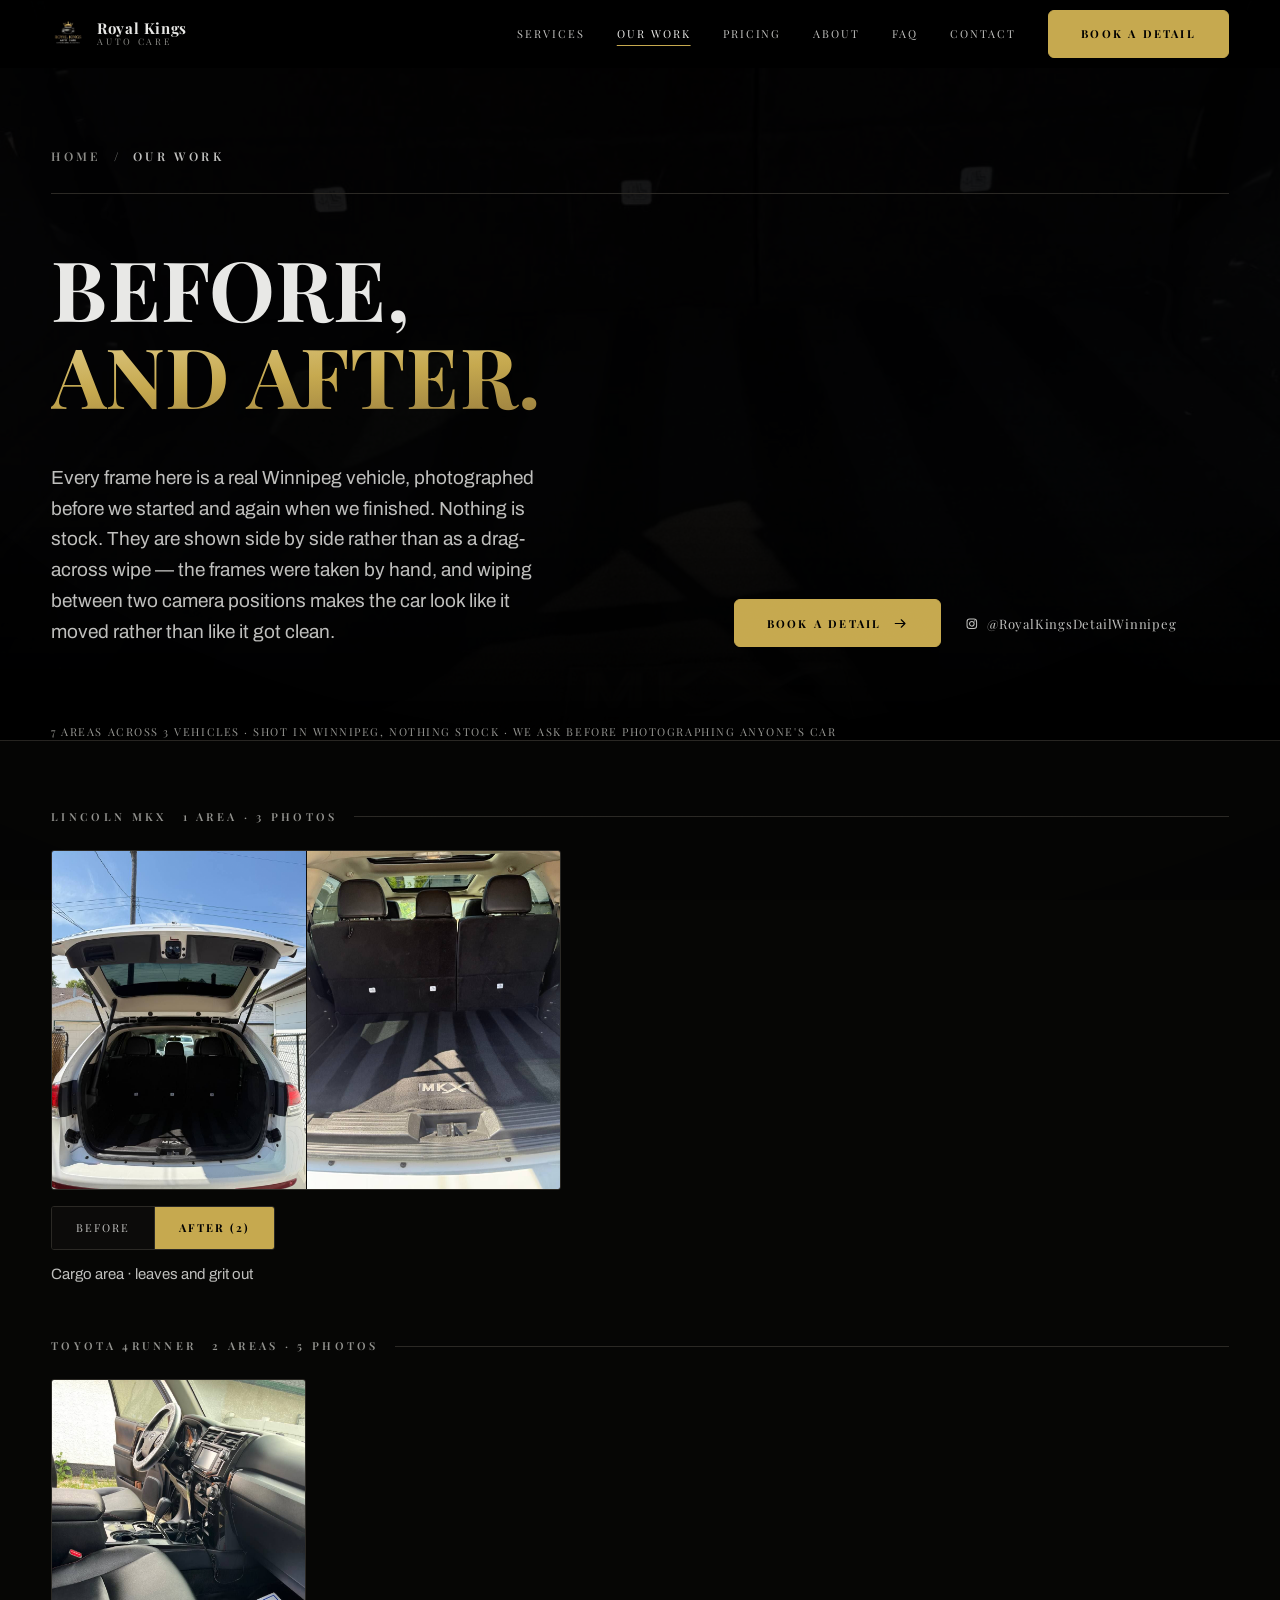
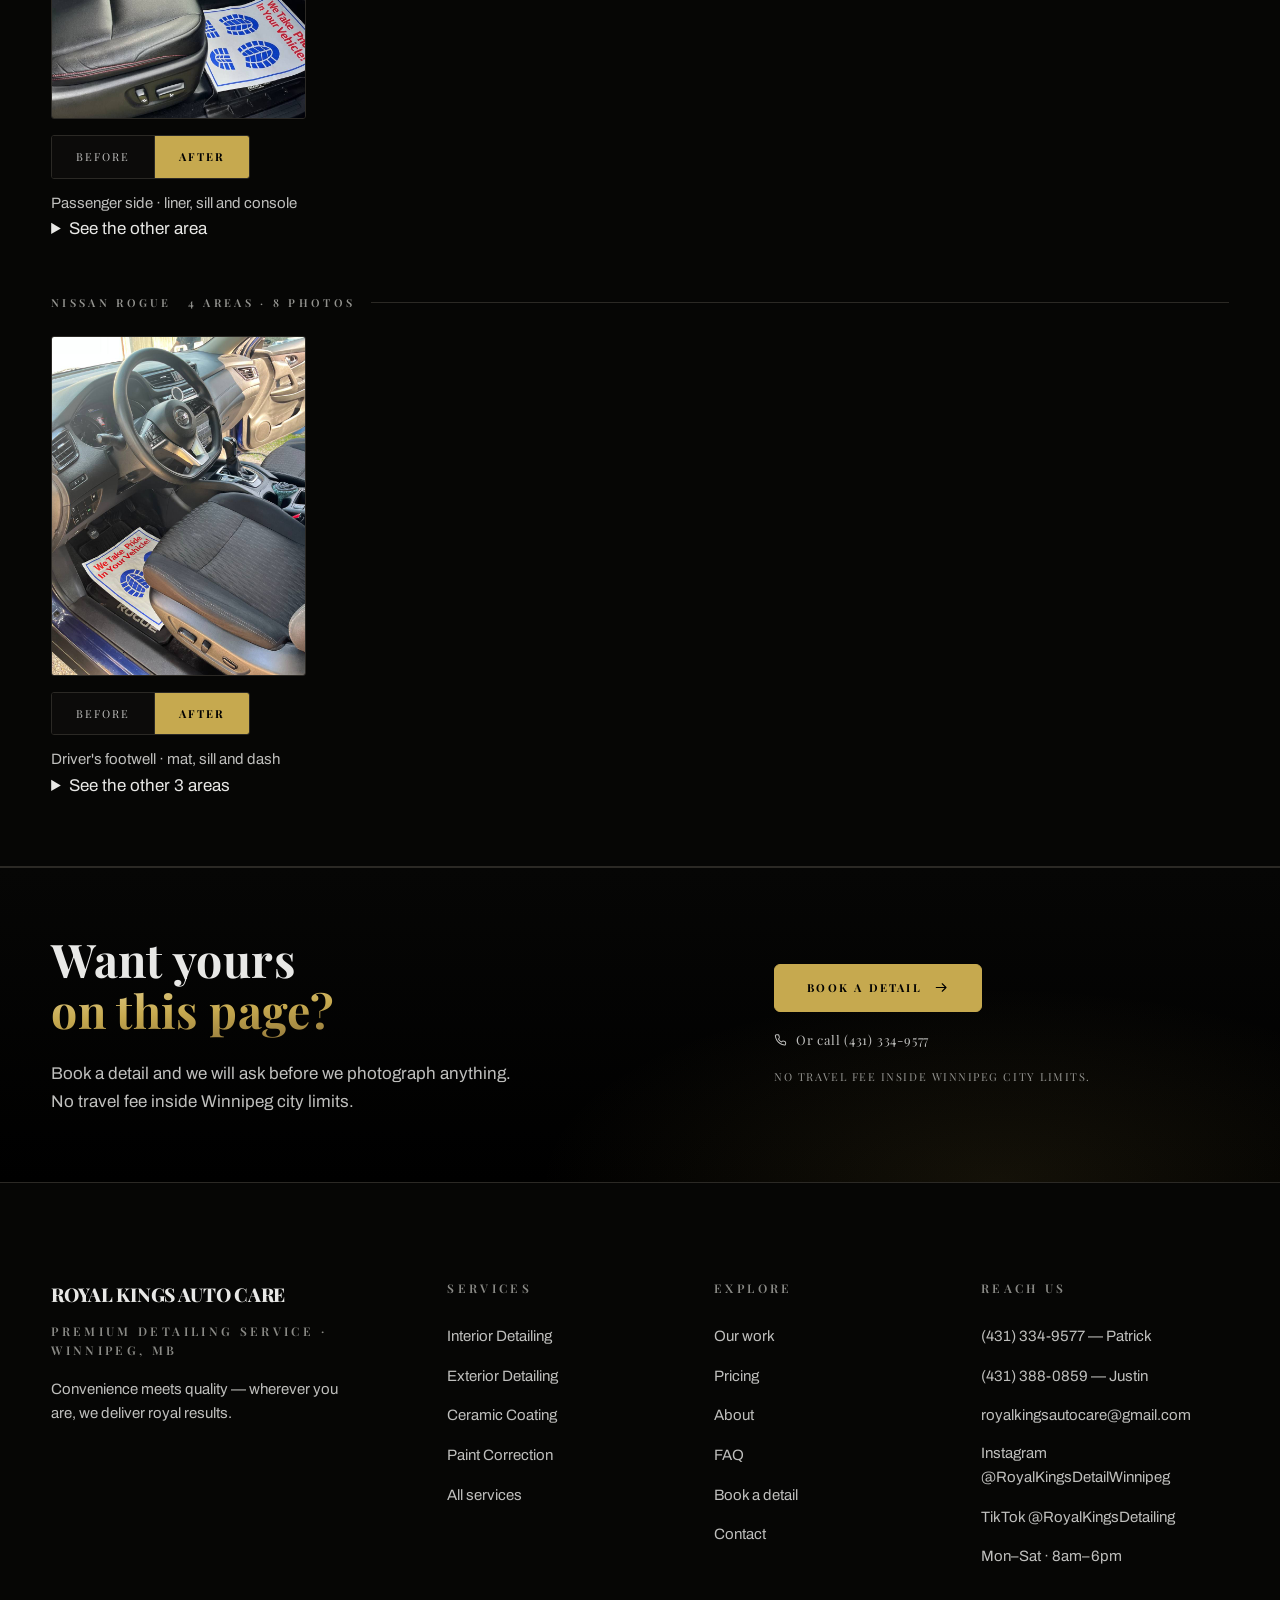
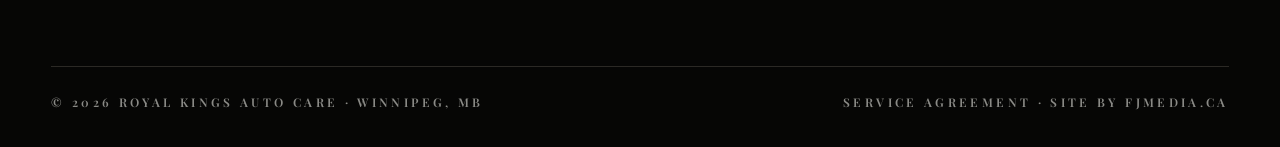
<file: gallery.html>
<!DOCTYPE html>
<html lang="en-CA" data-theme="sign">
<head>

  <meta charset="utf-8">
  <meta name="viewport" content="width=device-width, initial-scale=1, viewport-fit=cover">
  <title>Our Work — Before and After | Royal Kings</title>
  <meta name="description" content="Before and after photographs of interior and exterior detailing carried out by Royal Kings Auto Care across Winnipeg. Drag the handle to compare each vehicle.">
  <link rel="canonical" href="https://www.royalkingsdetailingwpg.ca/gallery">
  <meta name="robots" content="index, follow">
  <meta property="og:type" content="website">
  <meta property="og:site_name" content="Royal Kings Auto Care">
  <meta property="og:title" content="Our Work — Before and After | Royal Kings">
  <meta property="og:description" content="Before and after photographs of interior and exterior detailing carried out by Royal Kings Auto Care across Winnipeg. Drag the handle to compare each vehicle.">
  <meta property="og:url" content="https://www.royalkingsdetailingwpg.ca/gallery">
  <meta property="og:image" content="https://www.royalkingsdetailingwpg.ca/Logo.jpg">
  <meta name="twitter:card" content="summary_large_image">
  <meta name="twitter:title" content="Our Work — Before and After | Royal Kings">
  <meta name="twitter:description" content="Before and after photographs of interior and exterior detailing carried out by Royal Kings Auto Care across Winnipeg. Drag the handle to compare each vehicle.">
  <meta name="twitter:image" content="https://www.royalkingsdetailingwpg.ca/Logo.jpg">
  <meta name="theme-color" content="#000000">
  <link rel="icon" type="image/svg+xml" href="data:image/svg+xml,%3Csvg xmlns='http://www.w3.org/2000/svg' viewBox='0 0 32 32'%3E%3Crect width='32' height='32' fill='%23000000'/%3E%3Cpath d='M5 20.5 L7 10 L12.5 15 L16 7 L19.5 15 L25 10 L27 20.5 Z' fill='%23C6A94F'/%3E%3Crect x='5' y='22.5' width='22' height='3' fill='%23C6A94F'/%3E%3C/svg%3E">
  <link rel="apple-touch-icon" href="/Logo.jpg">
  <link rel="preconnect" href="https://fonts.googleapis.com">
  <link rel="preconnect" href="https://fonts.gstatic.com" crossorigin>
  <link rel="stylesheet" href="https://fonts.googleapis.com/css2?family=Archivo:wdth,wght@62..125,400..800&family=JetBrains+Mono:wght@400;500;700&display=swap">
  <link rel="stylesheet" href="/assets/rk.css?v=92a2e8c5">
  <link rel="stylesheet" href="https://fonts.googleapis.com/css2?family=Playfair+Display:wght@400..900&display=swap">
  <link rel="stylesheet" href="/assets/rk-sign.css?v=e4436149">

  <script type="application/ld+json">{"@context":"https://schema.org","@type":"BreadcrumbList","itemListElement":[{"@type":"ListItem","position":1,"name":"Home","item":"https://www.royalkingsdetailingwpg.ca/"},{"@type":"ListItem","position":2,"name":"Our work","item":"https://www.royalkingsdetailingwpg.ca/gallery"}]}</script>
</head>
<body>
<a class="btn btn-ghost vh" href="#main">Skip to content</a>

<header class="nav" id="nav">
  <div class="wrap nav-inner">
    <a class="brand" href="/" aria-label="Royal Kings Auto Care — home">
      <img src="/Logo.jpg" width="34" height="34" alt="">
      <span class="brand-txt"><b>Royal Kings</b><span>Auto Care</span></span>
    </a>
    <nav class="nav-links" aria-label="Primary">
        <a href="/services">Services</a>
        <a href="/gallery" aria-current="page">Our work</a>
        <a href="/pricing">Pricing</a>
        <a href="/about">About</a>
        <a href="/faq">FAQ</a>
        <a href="/contact">Contact</a>
      
      <a class="btn btn-primary nav-cta" href="/book">Book a detail</a>
    </nav>
    <button class="nav-toggle" type="button" id="navToggle" aria-expanded="false" aria-controls="drawer">
      <svg class="ic" viewBox="0 0 20 20" fill="none" stroke="currentColor" stroke-width="1.5" stroke-linecap="round" stroke-linejoin="round" aria-hidden="true"><path d="M2 5h16M2 10h16M2 15h16"/></svg><span class="vh">Open menu</span>
    </button>
  </div>
</header>

<div class="drawer" id="drawer" data-open="false">
  <div class="drawer-top">
    <a class="brand" href="/"><img src="/Logo.jpg" width="34" height="34" alt=""><span class="brand-txt"><b>Royal Kings</b><span>Auto Care</span></span></a>
    <button class="nav-toggle" type="button" id="navClose"><svg class="ic" viewBox="0 0 20 20" fill="none" stroke="currentColor" stroke-width="1.5" stroke-linecap="round" stroke-linejoin="round" aria-hidden="true"><path d="M4 4l12 12M16 4L4 16"/></svg><span class="vh">Close menu</span></button>
  </div>
  <nav aria-label="Menu">
        <a href="/services">Services</a>
        <a href="/gallery" aria-current="page">Our work</a>
        <a href="/pricing">Pricing</a>
        <a href="/about">About</a>
        <a href="/faq">FAQ</a>
        <a href="/contact">Contact</a>
  </nav>
  <div class="drawer-foot">
    
    <a class="btn btn-primary" href="/book">Book a detail <svg class="ic" viewBox="0 0 20 20" fill="none" stroke="currentColor" stroke-width="1.5" stroke-linecap="round" stroke-linejoin="round" aria-hidden="true"><path d="M3 10h13M11 5l5 5-5 5"/></svg></a>
    <a class="drawer-call" href="tel:+14313349577"><svg class="ic" viewBox="0 0 20 20" fill="none" stroke="currentColor" stroke-width="1.5" stroke-linecap="round" stroke-linejoin="round" aria-hidden="true"><path d="M17 13.9v2.3a1.5 1.5 0 0 1-1.6 1.5 15 15 0 0 1-6.5-2.3 14.7 14.7 0 0 1-4.5-4.5A15 15 0 0 1 2 4.3 1.5 1.5 0 0 1 3.5 2.7h2.3a1.5 1.5 0 0 1 1.5 1.3c.1.7.3 1.4.5 2.1a1.5 1.5 0 0 1-.3 1.6l-1 1a12 12 0 0 0 4.5 4.5l1-1a1.5 1.5 0 0 1 1.6-.3c.7.2 1.4.4 2.1.5a1.5 1.5 0 0 1 1.3 1.5z"/></svg> (431) 334-9577 — Patrick</a>
  </div>
</div>
<main id="main">

<section class="hero" aria-labelledby="h1">
  <div class="hero-bg" aria-hidden="true" style="--hero-img:url('/assets/Gallery/2026-08-28%20mkx-white/cargo-a2.jpg');--hero-pos:center 52%"></div>
  <div class="wrap hero-inner">
    <nav class="crumb" aria-label="Breadcrumb" style="padding-bottom:var(--s-5);border-bottom:var(--stroke)">
      <a href="/">Home</a><span aria-hidden="true">/</span><span aria-current="page">Our work</span>
    </nav>

    <h1 class="hero-h1" id="h1" style="font-size:var(--fs-4xl)">Before,<br class="br-desk"> <em>and after.</em></h1>

    <div class="hero-row">
      <p class="hero-sub">
        Every frame here is a real Winnipeg vehicle, photographed before
        we started and again when we finished. Nothing is stock. They are shown
        side by side rather than as a drag-across wipe — the frames were taken by
        hand, and wiping between two camera positions makes the car look like it
        moved rather than like it got clean.
      </p>
      <div class="hero-act">
        <div class="hero-act-row">
          <a class="btn btn-primary" href="/book">Book a detail <svg class="ic" viewBox="0 0 20 20" fill="none" stroke="currentColor" stroke-width="1.5" stroke-linecap="round" stroke-linejoin="round" aria-hidden="true"><path d="M3 10h13M11 5l5 5-5 5"/></svg></a>
          <a class="hero-call" href="https://www.instagram.com/RoyalKingsDetailWinnipeg/" target="_blank" rel="noopener"><svg class="ic" viewBox="0 0 20 20" fill="none" stroke="currentColor" stroke-width="1.5" stroke-linecap="round" stroke-linejoin="round" aria-hidden="true"><rect x="3" y="3" width="14" height="14" rx="4"/><circle cx="10" cy="10" r="3.4"/><circle cx="14.2" cy="5.8" r=".9" fill="currentColor" stroke="none"/></svg> @RoyalKingsDetailWinnipeg</a>
        </div>
      </div>
    </div>

    
    <p class="hero-fine" style="margin-top:var(--s-5)">7 areas across 3 vehicles · shot in Winnipeg, nothing stock · we ask before photographing anyone's car</p>
  </div>
</section>




<section class="sec band" aria-label="Before and after, by vehicle">
  <div class="wrap">
    
    <div class="ba-job">
      <h3 class="ba-job-h">Lincoln MKX<span class="ba-job-n"><span class="vh"> — </span>1 area · 3 photos</span></h3>
      <div class="ba-list ba-list-lead">
  <figure class="ba-fig" style="--ar:0.7500;--cols:2">
    <input type="radio" name="cmp3" id="cmp3-a" class="ba-radio" checked>
    <input type="radio" name="cmp3" id="cmp3-b" class="ba-radio">
    <div class="ba-box">
      
        <div class="ba-state is-a">
          <img src="/assets/Gallery/2026-08-28%20mkx-white/cargo-a1.jpg" alt="The same MKX cargo area after cleaning, tailgate raised, the carpet and sill clear" width="960" height="1280" loading="lazy" decoding="async"><img src="/assets/Gallery/2026-08-28%20mkx-white/cargo-a2.jpg" alt="The same MKX cargo area after cleaning, framed close, with fresh vacuum lines across the carpet and the MKX sill mat" width="960" height="1280" loading="lazy" decoding="async">
        </div>
      
        <div class="ba-state is-b">
          <img src="/assets/Gallery/2026-08-28%20mkx-white/cargo-b1.jpg" alt="Cargo area of a white Lincoln MKX before cleaning, with dried leaves and grit worked into the carpet" width="960" height="1280" loading="lazy" decoding="async">
        </div>
    </div>
    <div class="ba-tabs" role="group" aria-label="Show before or after">
      <label for="cmp3-b" class="ba-tab">Before</label>
      <label for="cmp3-a" class="ba-tab">After (2)</label>
    </div>
    <figcaption>Cargo area · leaves and grit out</figcaption>
  </figure></div>
      
    </div>
    <div class="ba-job">
      <h3 class="ba-job-h">Toyota 4Runner<span class="ba-job-n"><span class="vh"> — </span>2 areas · 5 photos</span></h3>
      <div class="ba-list ba-list-lead">
  <figure class="ba-fig" style="--ar:0.7500;--cols:1">
    <input type="radio" name="cmp4" id="cmp4-a" class="ba-radio" checked>
    <input type="radio" name="cmp4" id="cmp4-b" class="ba-radio">
    <div class="ba-box">
      
        <div class="ba-state is-a">
          <img src="/assets/Gallery/2026-08-28%204runner-black/passenger-a1.jpg" alt="The same 4Runner passenger side after cleaning, the liner and sill clear, a protective paper mat laid down and a cover on the steering wheel" width="960" height="1280" loading="lazy" decoding="async">
        </div>
      
        <div class="ba-state is-b">
          <img src="/assets/Gallery/2026-08-28%204runner-black/passenger-b1.jpg" alt="Passenger side of a black Toyota 4Runner before cleaning, with a plastic bag and litter sitting on the rubber floor liner and grit along the door sill" width="960" height="1280" loading="lazy" decoding="async">
        </div>
    </div>
    <div class="ba-tabs" role="group" aria-label="Show before or after">
      <label for="cmp4-b" class="ba-tab">Before</label>
      <label for="cmp4-a" class="ba-tab">After</label>
    </div>
    <figcaption>Passenger side · liner, sill and console</figcaption>
  </figure></div>
      
      <details class="ba-more">
        <summary>See the other area</summary>
        <div class="ba-list">
  <figure class="ba-fig" style="--ar:0.7500;--cols:2">
    <input type="radio" name="cmp5" id="cmp5-a" class="ba-radio" checked>
    <input type="radio" name="cmp5" id="cmp5-b" class="ba-radio">
    <div class="ba-box">
      
        <div class="ba-state is-a">
          <img src="/assets/Gallery/2026-08-28%204runner-black/rear-a1.jpg" alt="The same 4Runner rear after cleaning, photographed wide enough to show both the leather bench and the rubber footwell liner clear of debris" width="960" height="1280" loading="lazy" decoding="async">
        </div>
      
        <div class="ba-state is-b">
          <img src="/assets/Gallery/2026-08-28%204runner-black/rear-b1.jpg" alt="Rear footwell of a black Toyota 4Runner before cleaning, crumbs and grit scattered across the moulded rubber liner" width="960" height="1280" loading="lazy" decoding="async"><img src="/assets/Gallery/2026-08-28%204runner-black/rear-b2.jpg" alt="Rear bench of the same 4Runner before cleaning, with crumbs across the black leather and collected along the seams and seatbelt buckles" width="960" height="1280" loading="lazy" decoding="async">
        </div>
    </div>
    <div class="ba-tabs" role="group" aria-label="Show before or after">
      <label for="cmp5-b" class="ba-tab">Before (2)</label>
      <label for="cmp5-a" class="ba-tab">After</label>
    </div>
    <figcaption>Rear bench and footwell · both frames, one result</figcaption>
  </figure></div>
      </details>
    </div>
    <div class="ba-job">
      <h3 class="ba-job-h">Nissan Rogue<span class="ba-job-n"><span class="vh"> — </span>4 areas · 8 photos</span></h3>
      <div class="ba-list ba-list-lead">
  <figure class="ba-fig" style="--ar:0.7500;--cols:1">
    <input type="radio" name="cmp6" id="cmp6-a" class="ba-radio" checked>
    <input type="radio" name="cmp6" id="cmp6-b" class="ba-radio">
    <div class="ba-box">
      
        <div class="ba-state is-a">
          <img src="/assets/Gallery/2026-08-17%20rogue-blue/a1.jpg" alt="The same Nissan Rogue footwell after cleaning, with the mat and sill clean and a protective paper mat laid down" width="960" height="1280" loading="lazy" decoding="async">
        </div>
      
        <div class="ba-state is-b">
          <img src="/assets/Gallery/2026-08-17%20rogue-blue/b1.jpg" alt="Driver's side footwell of a blue Nissan Rogue before cleaning, the ribbed rubber mat caked in dried mud and the door sill covered in dirt" width="960" height="1280" loading="lazy" decoding="async">
        </div>
    </div>
    <div class="ba-tabs" role="group" aria-label="Show before or after">
      <label for="cmp6-b" class="ba-tab">Before</label>
      <label for="cmp6-a" class="ba-tab">After</label>
    </div>
    <figcaption>Driver's footwell · mat, sill and dash</figcaption>
  </figure></div>
      
      <details class="ba-more">
        <summary>See the other 3 areas</summary>
        <div class="ba-list">
  <figure class="ba-fig" style="--ar:1.3333;--cols:1">
    <input type="radio" name="cmp7" id="cmp7-a" class="ba-radio" checked>
    <input type="radio" name="cmp7" id="cmp7-b" class="ba-radio">
    <div class="ba-box">
      
        <div class="ba-state is-a">
          <img src="/assets/Gallery/2026-08-17%20rogue-blue/a2.jpg" alt="The same engine bay after degreasing and dressing, the plastics and battery tray clean and the bare metal brightened" width="1280" height="960" loading="lazy" decoding="async">
        </div>
      
        <div class="ba-state is-b">
          <img src="/assets/Gallery/2026-08-17%20rogue-blue/b2.jpg" alt="Engine bay of a blue Nissan Rogue before cleaning, with dust and grime settled across the intake cover, battery and surrounding plastics" width="1280" height="960" loading="lazy" decoding="async">
        </div>
    </div>
    <div class="ba-tabs" role="group" aria-label="Show before or after">
      <label for="cmp7-b" class="ba-tab">Before</label>
      <label for="cmp7-a" class="ba-tab">After</label>
    </div>
    <figcaption>Engine bay · degreased and dressed</figcaption>
  </figure>
  <figure class="ba-fig" style="--ar:0.7500;--cols:1">
    <input type="radio" name="cmp8" id="cmp8-a" class="ba-radio" checked>
    <input type="radio" name="cmp8" id="cmp8-b" class="ba-radio">
    <div class="ba-box">
      
        <div class="ba-state is-a">
          <img src="/assets/Gallery/2026-08-17%20rogue-blue/a3.jpg" alt="The same Rogue interior after cleaning, dash and centre console wiped down and a protective paper mat on the passenger side" width="960" height="1280" loading="lazy" decoding="async">
        </div>
      
        <div class="ba-state is-b">
          <img src="/assets/Gallery/2026-08-17%20rogue-blue/b3.jpg" alt="Passenger footwell of a blue Nissan Rogue before cleaning, with dead leaves and dried mud across the rubber mat and a dusty dash above it" width="960" height="1280" loading="lazy" decoding="async">
        </div>
    </div>
    <div class="ba-tabs" role="group" aria-label="Show before or after">
      <label for="cmp8-b" class="ba-tab">Before</label>
      <label for="cmp8-a" class="ba-tab">After</label>
    </div>
    <figcaption>Passenger side · leaves and dried mud out</figcaption>
  </figure>
  <figure class="ba-fig" style="--ar:0.7500;--cols:1">
    <input type="radio" name="cmp9" id="cmp9-a" class="ba-radio" checked>
    <input type="radio" name="cmp9" id="cmp9-b" class="ba-radio">
    <div class="ba-box">
      
        <div class="ba-state is-a">
          <img src="/assets/Gallery/2026-08-17%20rogue-blue/a4.jpg" alt="The same rear bench after cleaning, the cloth seats vacuumed and the rear mats clear of debris" width="960" height="1280" loading="lazy" decoding="async">
        </div>
      
        <div class="ba-state is-b">
          <img src="/assets/Gallery/2026-08-17%20rogue-blue/b4.jpg" alt="Rear bench and rear footwells of a blue Nissan Rogue before cleaning, with crumbs and debris across the cloth seats and mats" width="960" height="1280" loading="lazy" decoding="async">
        </div>
    </div>
    <div class="ba-tabs" role="group" aria-label="Show before or after">
      <label for="cmp9-b" class="ba-tab">Before</label>
      <label for="cmp9-a" class="ba-tab">After</label>
    </div>
    <figcaption>Rear bench · seats and rear mats</figcaption>
  </figure></div>
      </details>
    </div>
  </div>
</section>




<section class="sec cta" aria-labelledby="cta-h">
  <div class="wrap cta-inner">
    <div>
      <h2 id="cta-h">Want yours<br class="br-desk"> <em>on this page?</em></h2>
      <p>Book a detail and we will ask before we photograph anything. No travel fee inside Winnipeg city limits.</p>
    </div>
    <div class="cta-act">
      <a class="btn btn-primary" href="/book">Book a detail <svg class="ic" viewBox="0 0 20 20" fill="none" stroke="currentColor" stroke-width="1.5" stroke-linecap="round" stroke-linejoin="round" aria-hidden="true"><path d="M3 10h13M11 5l5 5-5 5"/></svg></a>
      <a class="hero-call" href="tel:+14313349577"><svg class="ic" viewBox="0 0 20 20" fill="none" stroke="currentColor" stroke-width="1.5" stroke-linecap="round" stroke-linejoin="round" aria-hidden="true"><path d="M17 13.9v2.3a1.5 1.5 0 0 1-1.6 1.5 15 15 0 0 1-6.5-2.3 14.7 14.7 0 0 1-4.5-4.5A15 15 0 0 1 2 4.3 1.5 1.5 0 0 1 3.5 2.7h2.3a1.5 1.5 0 0 1 1.5 1.3c.1.7.3 1.4.5 2.1a1.5 1.5 0 0 1-.3 1.6l-1 1a12 12 0 0 0 4.5 4.5l1-1a1.5 1.5 0 0 1 1.6-.3c.7.2 1.4.4 2.1.5a1.5 1.5 0 0 1 1.3 1.5z"/></svg> Or call (431) 334-9577</a>
      <span class="hero-fine">No travel fee inside Winnipeg city limits.</span>
    </div>
  </div>
</section>

</main>

<footer class="foot">
  <div class="wrap">
    <div class="foot-grid">
      <div class="foot-brand">
        <b>Royal Kings Auto Care</b>
        <span class="foot-svc">Premium Detailing Service · Winnipeg, MB</span>
        <p class="foot-slogan">Convenience meets quality — wherever you are, we deliver royal results.</p>
      </div>
      <div>
        <h3>Services</h3>
        <ul class="foot-list">
          <li><a href="/services/interior-car-detailing-winnipeg">Interior Detailing</a></li>
          <li><a href="/services/exterior-detailing-winnipeg">Exterior Detailing</a></li>
          <li><a href="/services/ceramic-coating-winnipeg">Ceramic Coating</a></li>
          <li><a href="/services/paint-correction-winnipeg">Paint Correction</a></li>
          <li><a href="/services">All services</a></li>
        </ul>
      </div>
      <div>
        <h3>Explore</h3>
        <ul class="foot-list">
          <li><a href="/gallery">Our work</a></li>
          <li><a href="/pricing">Pricing</a></li>
          <li><a href="/about">About</a></li>
          <li><a href="/faq">FAQ</a></li>
          <li><a href="/book">Book a detail</a></li>
          <li><a href="/contact">Contact</a></li>
        </ul>
      </div>
      <div>
        <h3>Reach us</h3>
        <ul class="foot-list">
          <li><a href="tel:+14313349577">(431) 334-9577 — Patrick</a></li>
          <li><a href="tel:+14313880859">(431) 388-0859 — Justin</a></li>
          <li><a href="mailto:royalkingsautocare@gmail.com">royalkingsautocare@gmail.com</a></li>
          <li><a href="https://www.instagram.com/RoyalKingsDetailWinnipeg/" target="_blank" rel="noopener">Instagram @RoyalKingsDetailWinnipeg</a></li>
          <li><a href="https://www.tiktok.com/@RoyalKingsDetailing" target="_blank" rel="noopener">TikTok @RoyalKingsDetailing</a></li>
          <li><span>Mon–Sat · 8am–6pm</span></li>
        </ul>
      </div>
    </div>
    <div class="foot-bar">
      <span>© <span id="yr">2026</span> Royal Kings Auto Care · Winnipeg, MB</span>
      <span><a href="/waiver">Service agreement</a> · Site by <a href="https://www.fjmedia.ca" target="_blank" rel="noopener">FJMedia.ca</a></span>
    </div>
  </div>
</footer>

<div class="dock">
  <a class="btn btn-ghost" href="tel:+14313349577"><svg class="ic" viewBox="0 0 20 20" fill="none" stroke="currentColor" stroke-width="1.5" stroke-linecap="round" stroke-linejoin="round" aria-hidden="true"><path d="M17 13.9v2.3a1.5 1.5 0 0 1-1.6 1.5 15 15 0 0 1-6.5-2.3 14.7 14.7 0 0 1-4.5-4.5A15 15 0 0 1 2 4.3 1.5 1.5 0 0 1 3.5 2.7h2.3a1.5 1.5 0 0 1 1.5 1.3c.1.7.3 1.4.5 2.1a1.5 1.5 0 0 1-.3 1.6l-1 1a12 12 0 0 0 4.5 4.5l1-1a1.5 1.5 0 0 1 1.6-.3c.7.2 1.4.4 2.1.5a1.5 1.5 0 0 1 1.3 1.5z"/></svg> Call</a>
  <a class="btn btn-primary" href="/book">Book a detail</a>
</div>
<div class="toast" id="toast" role="status" aria-live="polite"></div>
<script src="/assets/rk.js?v=5d9f4acb" defer></script>
</body>
</html>
</file>
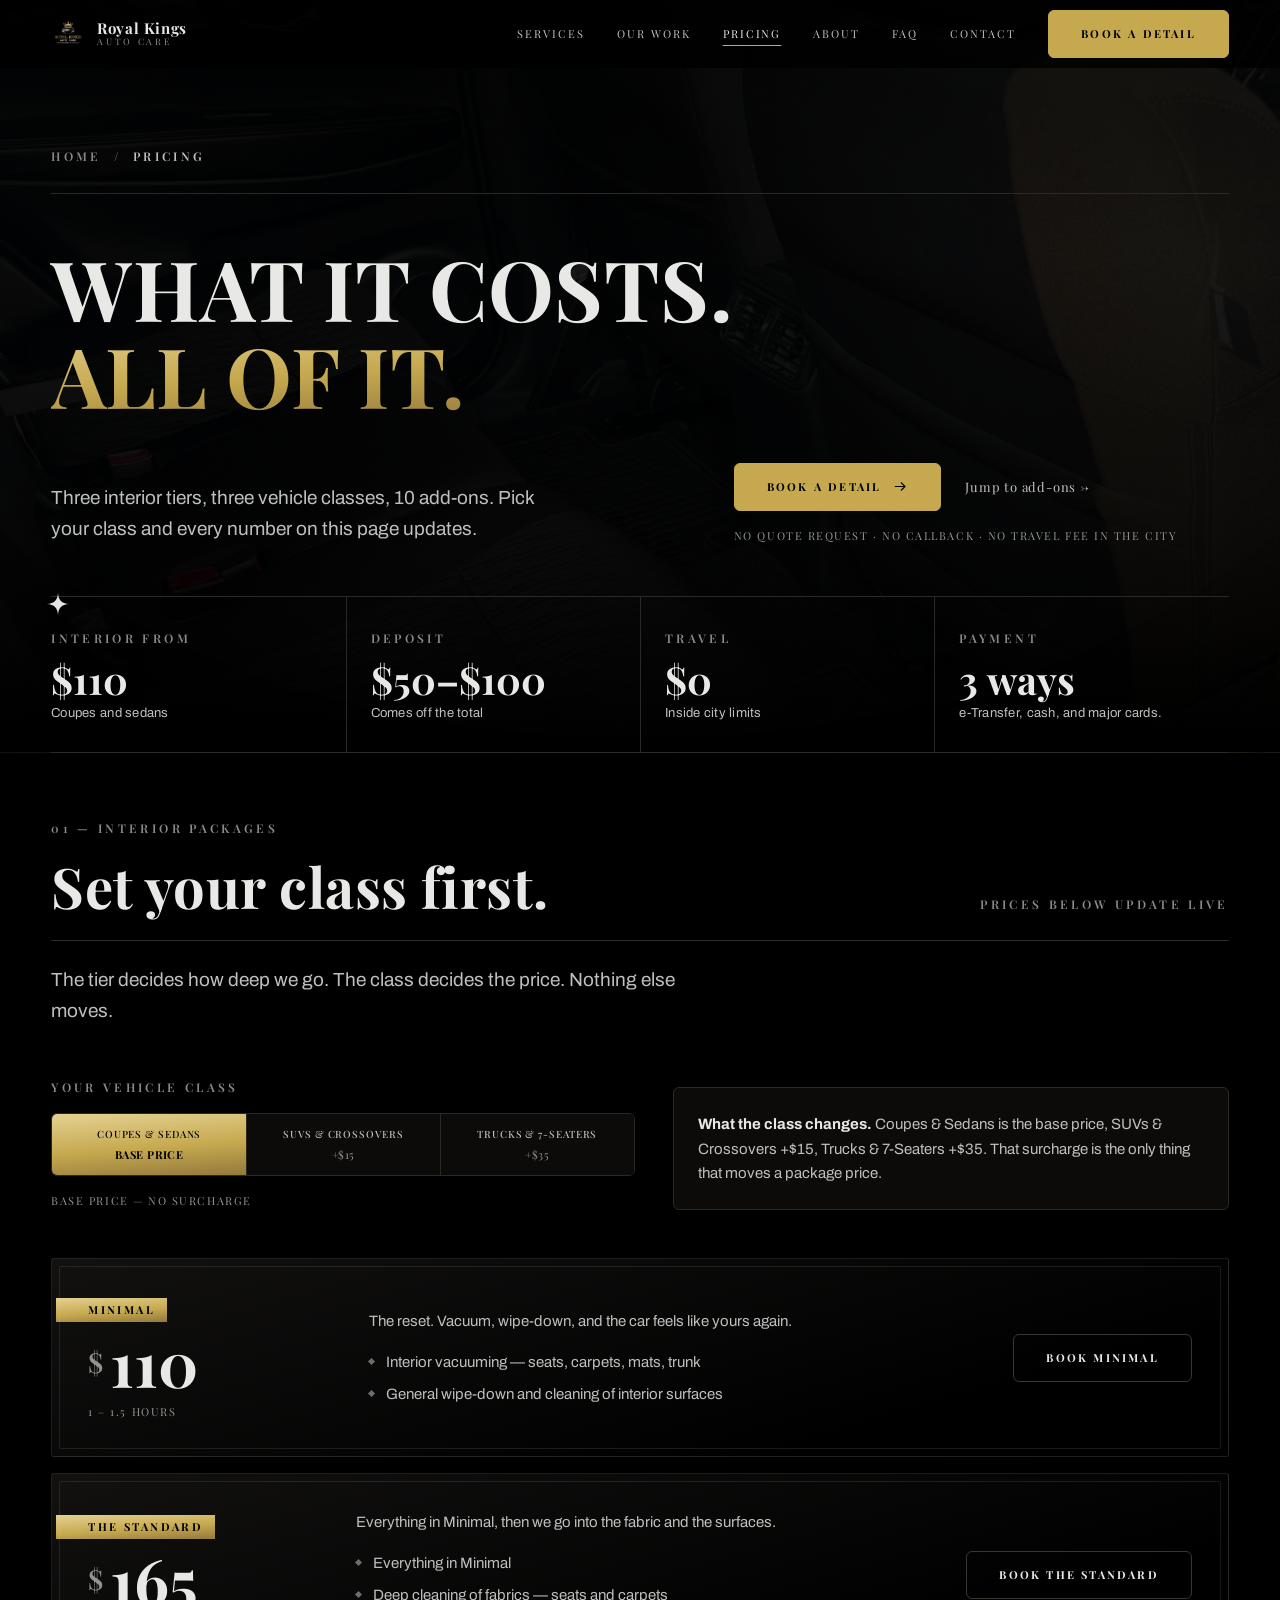
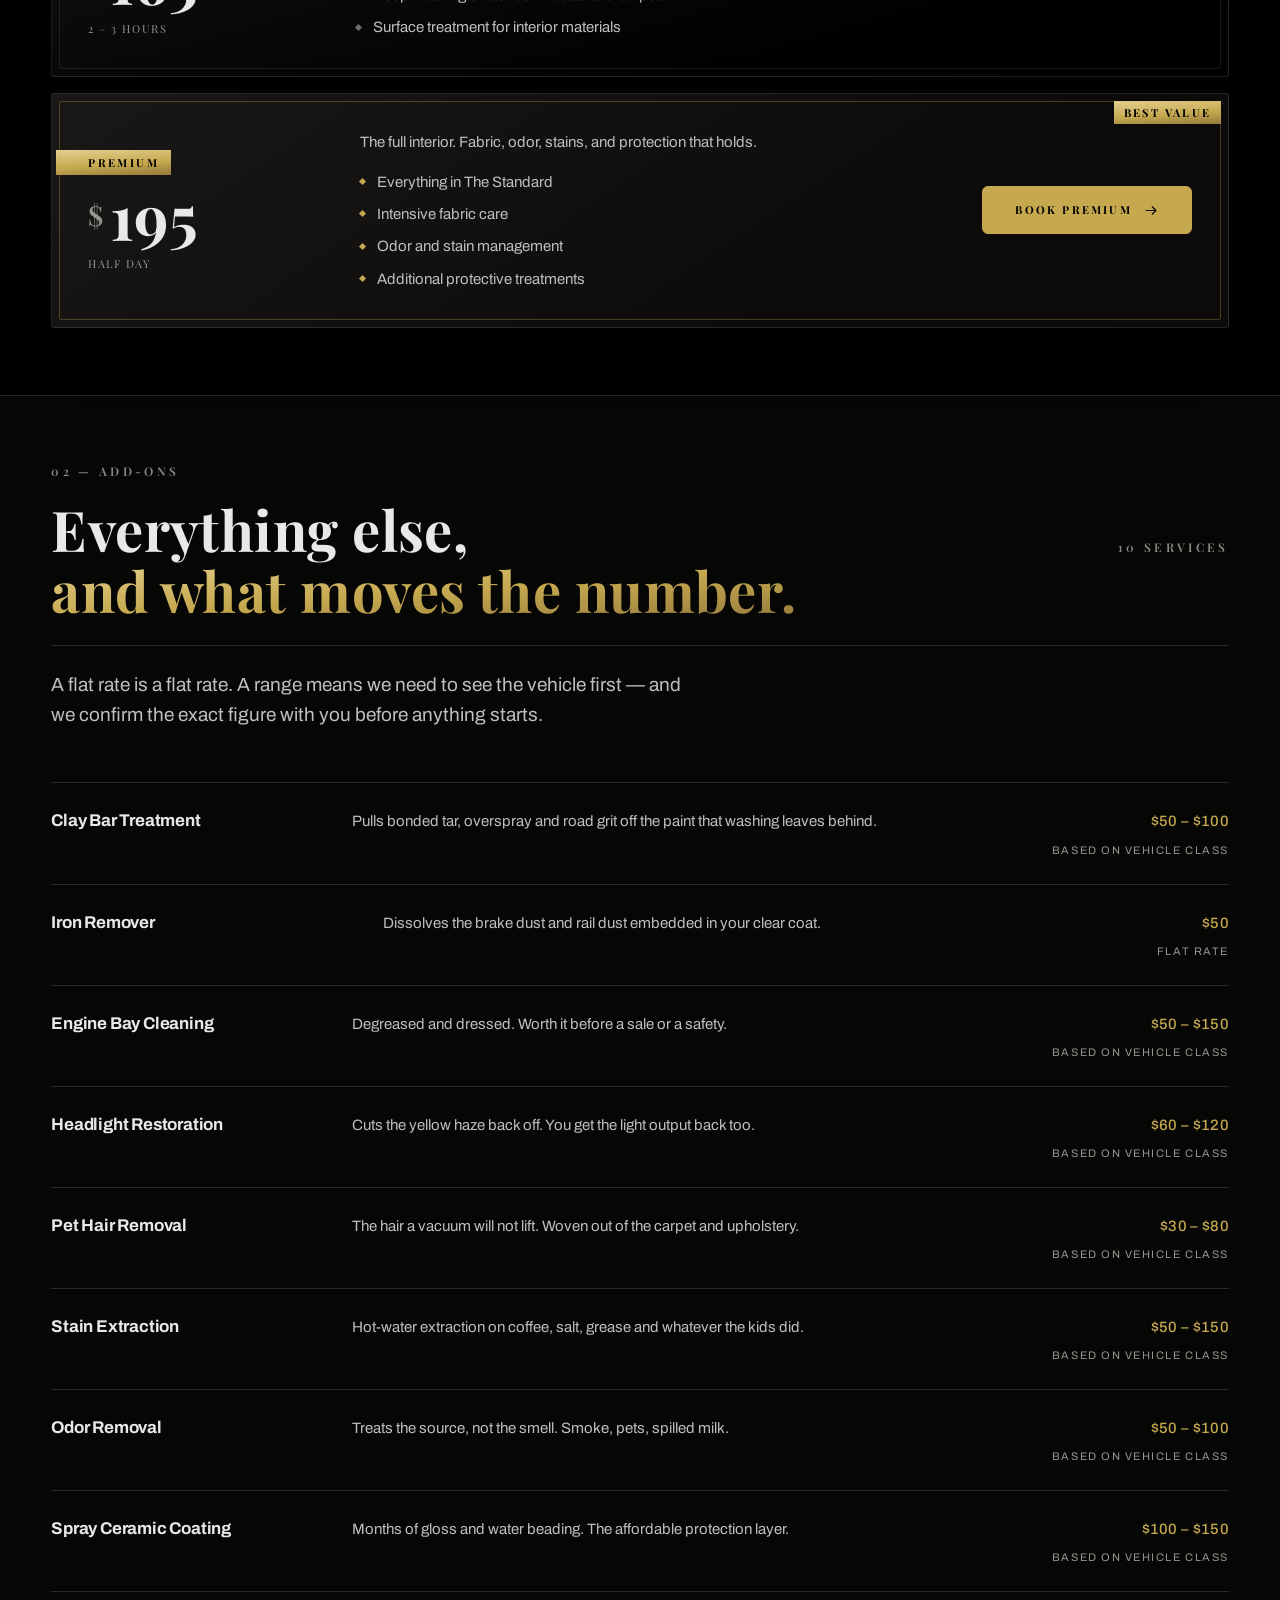
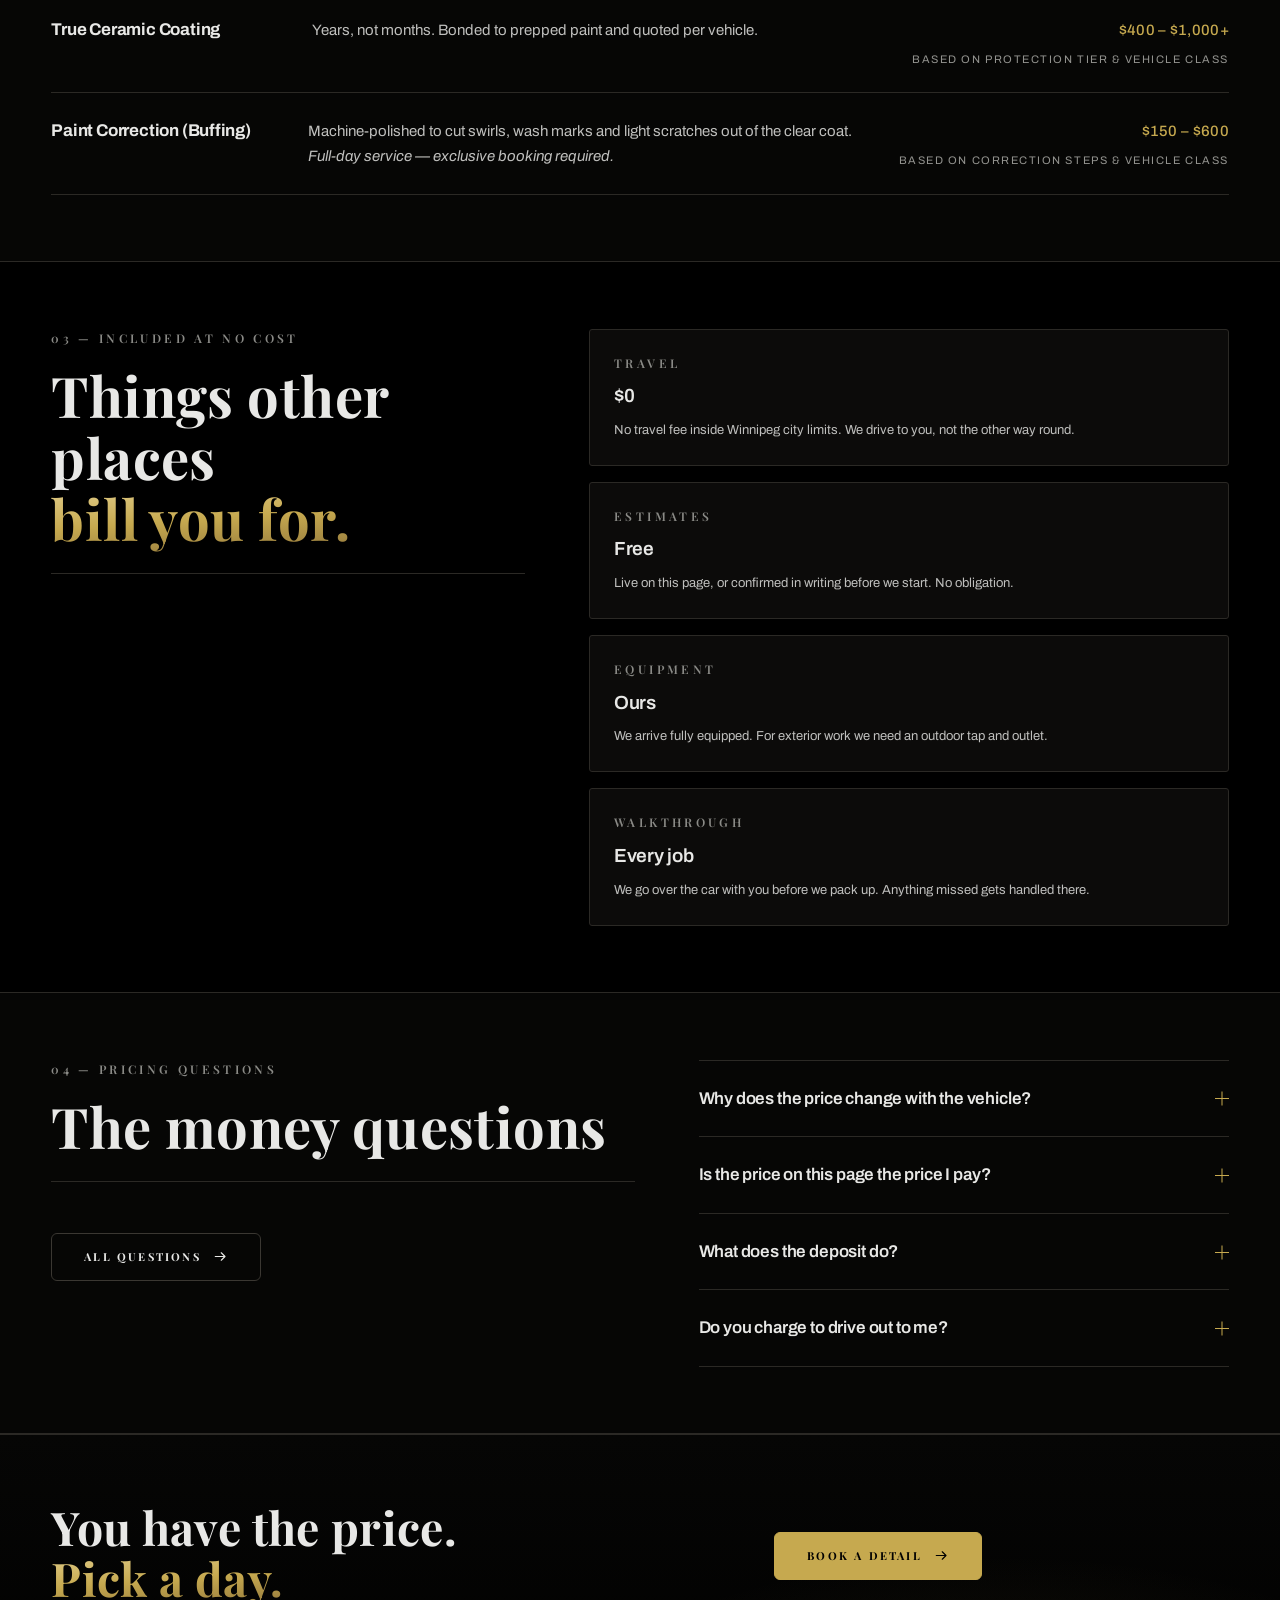
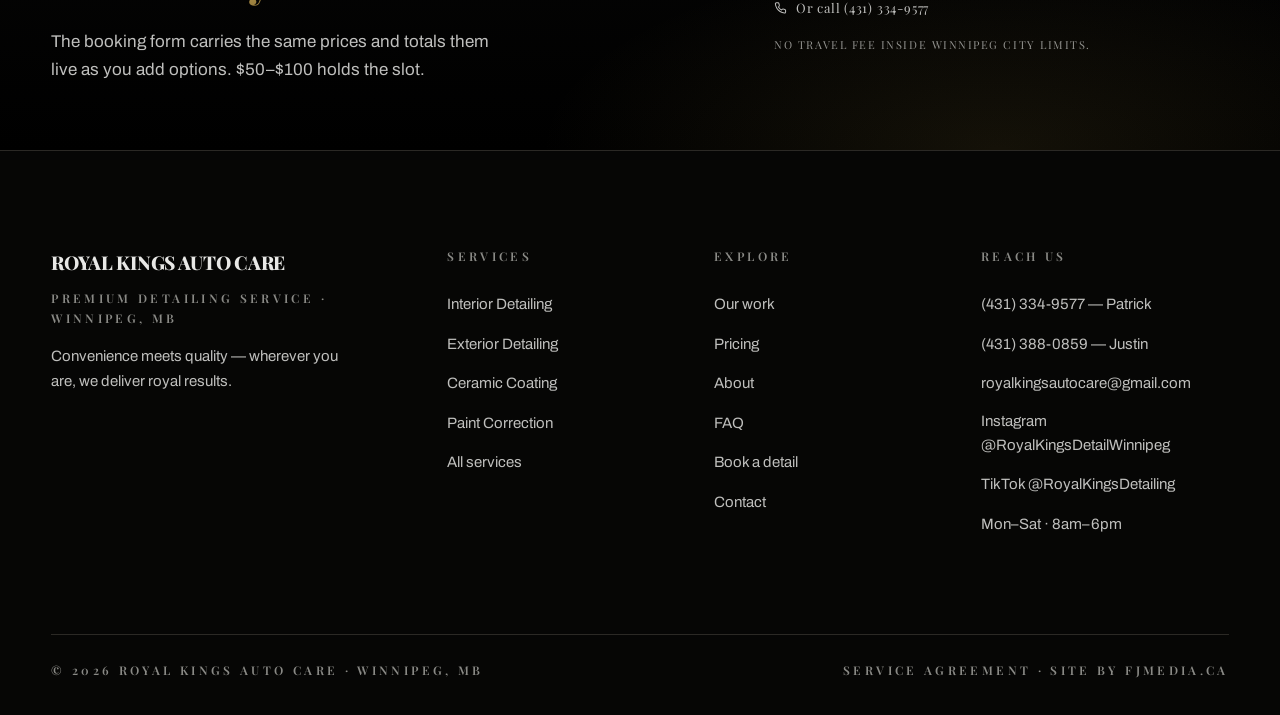
<file: pricing.html>
<!DOCTYPE html>
<html lang="en-CA" data-theme="sign">
<head>

  <meta charset="utf-8">
  <meta name="viewport" content="width=device-width, initial-scale=1, viewport-fit=cover">
  <title>Car Detailing Prices Winnipeg | Royal Kings</title>
  <meta name="description" content="Full detailing price list for Winnipeg — interior packages from $110 by vehicle class, 10 add-ons with honest ranges, no travel fee in the city and no hidden extras.">
  <link rel="canonical" href="https://www.royalkingsdetailingwpg.ca/pricing">
  <meta name="robots" content="index, follow">
  <meta property="og:type" content="website">
  <meta property="og:site_name" content="Royal Kings Auto Care">
  <meta property="og:title" content="Car Detailing Prices Winnipeg | Royal Kings">
  <meta property="og:description" content="Full detailing price list for Winnipeg — interior packages from $110 by vehicle class, 10 add-ons with honest ranges, no travel fee in the city and no hidden extras.">
  <meta property="og:url" content="https://www.royalkingsdetailingwpg.ca/pricing">
  <meta property="og:image" content="https://www.royalkingsdetailingwpg.ca/Logo.jpg">
  <meta name="twitter:card" content="summary_large_image">
  <meta name="twitter:title" content="Car Detailing Prices Winnipeg | Royal Kings">
  <meta name="twitter:description" content="Full detailing price list for Winnipeg — interior packages from $110 by vehicle class, 10 add-ons with honest ranges, no travel fee in the city and no hidden extras.">
  <meta name="twitter:image" content="https://www.royalkingsdetailingwpg.ca/Logo.jpg">
  <meta name="theme-color" content="#000000">
  <link rel="icon" type="image/svg+xml" href="data:image/svg+xml,%3Csvg xmlns='http://www.w3.org/2000/svg' viewBox='0 0 32 32'%3E%3Crect width='32' height='32' fill='%23000000'/%3E%3Cpath d='M5 20.5 L7 10 L12.5 15 L16 7 L19.5 15 L25 10 L27 20.5 Z' fill='%23C6A94F'/%3E%3Crect x='5' y='22.5' width='22' height='3' fill='%23C6A94F'/%3E%3C/svg%3E">
  <link rel="apple-touch-icon" href="/Logo.jpg">
  <link rel="preconnect" href="https://fonts.googleapis.com">
  <link rel="preconnect" href="https://fonts.gstatic.com" crossorigin>
  <link rel="stylesheet" href="https://fonts.googleapis.com/css2?family=Archivo:wdth,wght@62..125,400..800&family=JetBrains+Mono:wght@400;500;700&display=swap">
  <link rel="stylesheet" href="/assets/rk.css?v=92a2e8c5">
  <link rel="stylesheet" href="https://fonts.googleapis.com/css2?family=Playfair+Display:wght@400..900&display=swap">
  <link rel="stylesheet" href="/assets/rk-sign.css?v=e4436149">

  <script type="application/ld+json">{"@context":"https://schema.org","@type":"BreadcrumbList","itemListElement":[{"@type":"ListItem","position":1,"name":"Home","item":"https://www.royalkingsdetailingwpg.ca/"},{"@type":"ListItem","position":2,"name":"Pricing","item":"https://www.royalkingsdetailingwpg.ca/pricing"}]}</script>
  <script type="application/ld+json">{"@context":"https://schema.org","@type":"FAQPage","mainEntity":[{"@type":"Question","name":"Why does the price change with the vehicle?","acceptedAnswer":{"@type":"Answer","text":"Because the work does. A 7-seater has more carpet, more seats and more glass than a coupe — pricing them the same would mean overcharging the coupe. The surcharge is Coupes & Sedans +$0, SUVs & Crossovers +$15, Trucks & 7-Seaters +$35."}},{"@type":"Question","name":"Is the price on this page the price I pay?","acceptedAnswer":{"@type":"Answer","text":"For a package on a normal car, yes — the tier price plus your vehicle class, and nothing added at the end. Add-ons with a range are confirmed with you before we start, once we have seen the vehicle."}},{"@type":"Question","name":"What does the deposit do?","acceptedAnswer":{"@type":"Answer","text":"$50–$100 holds the appointment and comes off your total, so it is not an extra cost. Reschedule at least 24 hours ahead and it carries to the new date. Applied to your total. Refundable with 24 hours’ notice."}},{"@type":"Question","name":"Do you charge to drive out to me?","acceptedAnswer":{"@type":"Answer","text":"No. No travel fee inside Winnipeg city limits. If you are outside city limits, reach out and we will see what we can do."}}]}</script>
</head>
<body>
<a class="btn btn-ghost vh" href="#main">Skip to content</a>

<header class="nav" id="nav">
  <div class="wrap nav-inner">
    <a class="brand" href="/" aria-label="Royal Kings Auto Care — home">
      <img src="/Logo.jpg" width="34" height="34" alt="">
      <span class="brand-txt"><b>Royal Kings</b><span>Auto Care</span></span>
    </a>
    <nav class="nav-links" aria-label="Primary">
        <a href="/services">Services</a>
        <a href="/gallery">Our work</a>
        <a href="/pricing" aria-current="page">Pricing</a>
        <a href="/about">About</a>
        <a href="/faq">FAQ</a>
        <a href="/contact">Contact</a>
      
      <a class="btn btn-primary nav-cta" href="/book">Book a detail</a>
    </nav>
    <button class="nav-toggle" type="button" id="navToggle" aria-expanded="false" aria-controls="drawer">
      <svg class="ic" viewBox="0 0 20 20" fill="none" stroke="currentColor" stroke-width="1.5" stroke-linecap="round" stroke-linejoin="round" aria-hidden="true"><path d="M2 5h16M2 10h16M2 15h16"/></svg><span class="vh">Open menu</span>
    </button>
  </div>
</header>

<div class="drawer" id="drawer" data-open="false">
  <div class="drawer-top">
    <a class="brand" href="/"><img src="/Logo.jpg" width="34" height="34" alt=""><span class="brand-txt"><b>Royal Kings</b><span>Auto Care</span></span></a>
    <button class="nav-toggle" type="button" id="navClose"><svg class="ic" viewBox="0 0 20 20" fill="none" stroke="currentColor" stroke-width="1.5" stroke-linecap="round" stroke-linejoin="round" aria-hidden="true"><path d="M4 4l12 12M16 4L4 16"/></svg><span class="vh">Close menu</span></button>
  </div>
  <nav aria-label="Menu">
        <a href="/services">Services</a>
        <a href="/gallery">Our work</a>
        <a href="/pricing" aria-current="page">Pricing</a>
        <a href="/about">About</a>
        <a href="/faq">FAQ</a>
        <a href="/contact">Contact</a>
  </nav>
  <div class="drawer-foot">
    
    <a class="btn btn-primary" href="/book">Book a detail <svg class="ic" viewBox="0 0 20 20" fill="none" stroke="currentColor" stroke-width="1.5" stroke-linecap="round" stroke-linejoin="round" aria-hidden="true"><path d="M3 10h13M11 5l5 5-5 5"/></svg></a>
    <a class="drawer-call" href="tel:+14313349577"><svg class="ic" viewBox="0 0 20 20" fill="none" stroke="currentColor" stroke-width="1.5" stroke-linecap="round" stroke-linejoin="round" aria-hidden="true"><path d="M17 13.9v2.3a1.5 1.5 0 0 1-1.6 1.5 15 15 0 0 1-6.5-2.3 14.7 14.7 0 0 1-4.5-4.5A15 15 0 0 1 2 4.3 1.5 1.5 0 0 1 3.5 2.7h2.3a1.5 1.5 0 0 1 1.5 1.3c.1.7.3 1.4.5 2.1a1.5 1.5 0 0 1-.3 1.6l-1 1a12 12 0 0 0 4.5 4.5l1-1a1.5 1.5 0 0 1 1.6-.3c.7.2 1.4.4 2.1.5a1.5 1.5 0 0 1 1.3 1.5z"/></svg> (431) 334-9577 — Patrick</a>
  </div>
</div>
<main id="main">

<section class="hero" aria-labelledby="h1">
  <div class="hero-bg" aria-hidden="true" style="--hero-img:url('/assets/Gallery/2026-08-17%20rogue-blue/a4.jpg');--hero-pos:center 40%"></div>
  <div class="wrap hero-inner">
    <nav class="crumb" aria-label="Breadcrumb" style="padding-bottom:var(--s-5);border-bottom:var(--stroke)">
      <a href="/">Home</a><span aria-hidden="true">/</span><span aria-current="page">Pricing</span>
    </nav>

    <h1 class="hero-h1" id="h1" style="font-size:var(--fs-4xl)">What it costs.<br class="br-desk"> <em>All of it.</em></h1>

    <div class="hero-row">
      <p class="hero-sub">
        Three interior tiers, three vehicle classes, 10 add-ons.
        Pick your class and every number on this page updates.
      </p>
      <div class="hero-act">
        <div class="hero-act-row">
          <a class="btn btn-primary" href="/book">Book a detail <svg class="ic" viewBox="0 0 20 20" fill="none" stroke="currentColor" stroke-width="1.5" stroke-linecap="round" stroke-linejoin="round" aria-hidden="true"><path d="M3 10h13M11 5l5 5-5 5"/></svg></a>
          <a class="hero-call" href="#addons">Jump to add-ons →</a>
        </div>
        <span class="hero-fine">No quote request · No callback · No travel fee in the city</span>
      </div>
    </div>

    <div class="spec">
      <div class="spec-cell bkt"><span class="spec-k">Interior from</span><p class="spec-v num">$110<small>Coupes and sedans</small></p></div>
      <div class="spec-cell"><span class="spec-k">Deposit</span><p class="spec-v num">$50–$100<small>Comes off the total</small></p></div>
      <div class="spec-cell"><span class="spec-k">Travel</span><p class="spec-v num">$0<small>Inside city limits</small></p></div>
      <div class="spec-cell"><span class="spec-k">Payment</span><p class="spec-v">3 ways<small>e-Transfer, cash, and major cards.</small></p></div>
    </div>
  </div>
</section>

<section class="sec" id="packages" aria-labelledby="pkg-h">
  <div class="wrap">
    
  <div class="sec-head">
    <span class="kicker">01 — Interior packages</span>
    <div class="sec-head-row">
      <h2><span id="pkg-h">Set your class first.</span></h2>
      <span class="sec-head-meta">Prices below update live</span>
    </div>
    <p class="sec-lede">The tier decides how deep we go. The class decides the price. Nothing else moves.</p>
  </div>
    
  <div class="pkg-control">
    
  <div class="stack-4">
    <span class="kicker" id="segLabel">Your vehicle class</span>
    <div class="seg" id="vehicleSeg" role="group" aria-labelledby="segLabel">
      
      <button class="seg-btn" type="button" aria-pressed="true" data-class="Coupes &amp; Sedans" data-surcharge="0">
        <span class="seg-l">Coupes &amp; Sedans</span>
        <span class="seg-s num">Base price</span>
      </button>
      <button class="seg-btn" type="button" aria-pressed="false" data-class="SUVs &amp; Crossovers" data-surcharge="15">
        <span class="seg-l">SUVs &amp; Crossovers</span>
        <span class="seg-s num">+$15</span>
      </button>
      <button class="seg-btn" type="button" aria-pressed="false" data-class="Trucks &amp; 7-Seaters" data-surcharge="35">
        <span class="seg-l">Trucks &amp; 7-Seaters</span>
        <span class="seg-s num">+$35</span>
      </button>
    </div>
    <p class="seg-note" id="segNote">Base price — no surcharge</p>
  </div>
    <p class="notice"><strong>What the class changes.</strong> Coupes &amp; Sedans is the base price, SUVs &amp; Crossovers +$15, Trucks &amp; 7-Seaters +$35. That surcharge is the only thing that moves a package price.</p>
  </div>
  
  <div class="pkgs">
    
    <article class="pkg">
      
      <div>
        <span class="pkg-name">Minimal</span>
        <p class="pkg-price num"><span class="cur">$</span><span class="price-val" data-base="110">110</span></p>
        <p class="pkg-meta">1 – 1.5 hours</p>
      </div>
      <div>
        <p class="pkg-line">The reset. Vacuum, wipe-down, and the car feels like yours again.</p>
        <ul class="pkg-inc">
          <li>Interior vacuuming — seats, carpets, mats, trunk</li>
          <li>General wipe-down and cleaning of interior surfaces</li>
        </ul>
      </div>
      <a class="btn btn-ghost" href="/book?package=minimal">
        Book Minimal
      </a>
    </article>
    <article class="pkg">
      
      <div>
        <span class="pkg-name">The Standard</span>
        <p class="pkg-price num"><span class="cur">$</span><span class="price-val" data-base="165">165</span></p>
        <p class="pkg-meta">2 – 3 hours</p>
      </div>
      <div>
        <p class="pkg-line">Everything in Minimal, then we go into the fabric and the surfaces.</p>
        <ul class="pkg-inc">
          <li>Everything in Minimal</li>
          <li>Deep cleaning of fabrics — seats and carpets</li>
          <li>Surface treatment for interior materials</li>
        </ul>
      </div>
      <a class="btn btn-ghost" href="/book?package=standard">
        Book The Standard
      </a>
    </article>
    <article class="pkg pkg-featured bkt">
      <span class="pkg-badge">Best Value</span>
      <div>
        <span class="pkg-name">Premium</span>
        <p class="pkg-price num"><span class="cur">$</span><span class="price-val" data-base="195">195</span></p>
        <p class="pkg-meta">Half day</p>
      </div>
      <div>
        <p class="pkg-line">The full interior. Fabric, odor, stains, and protection that holds.</p>
        <ul class="pkg-inc">
          <li>Everything in The Standard</li>
          <li>Intensive fabric care</li>
          <li>Odor and stain management</li>
          <li>Additional protective treatments</li>
        </ul>
      </div>
      <a class="btn btn-primary" href="/book?package=premium">
        Book Premium <svg class="ic" viewBox="0 0 20 20" fill="none" stroke="currentColor" stroke-width="1.5" stroke-linecap="round" stroke-linejoin="round" aria-hidden="true"><path d="M3 10h13M11 5l5 5-5 5"/></svg>
      </a>
    </article>
  </div>
  </div>
</section>

<section class="sec band" id="addons" aria-labelledby="add-h">
  <div class="wrap">
    
  <div class="sec-head">
    <span class="kicker">02 — Add-ons</span>
    <div class="sec-head-row">
      <h2><span id="add-h">Everything else,<br><em>and what moves the number.</em></span></h2>
      <span class="sec-head-meta">10 services</span>
    </div>
    <p class="sec-lede">A flat rate is a flat rate. A range means we need to see the vehicle first — and we confirm the exact figure with you before anything starts.</p>
  </div>
    
  <div class="matrix">
    
    <div class="mrow">
      <span class="mrow-name">Clay Bar Treatment</span>
      <span class="mrow-what">Pulls bonded tar, overspray and road grit off the paint that washing leaves behind.</span>
      <span class="mrow-price num">$50 – $100<span class="mrow-basis">Based on vehicle class</span></span>
    </div>
    <div class="mrow">
      <span class="mrow-name">Iron Remover</span>
      <span class="mrow-what">Dissolves the brake dust and rail dust embedded in your clear coat.</span>
      <span class="mrow-price num">$50<span class="mrow-basis">Flat rate</span></span>
    </div>
    <div class="mrow">
      <span class="mrow-name">Engine Bay Cleaning</span>
      <span class="mrow-what">Degreased and dressed. Worth it before a sale or a safety.</span>
      <span class="mrow-price num">$50 – $150<span class="mrow-basis">Based on vehicle class</span></span>
    </div>
    <div class="mrow">
      <span class="mrow-name">Headlight Restoration</span>
      <span class="mrow-what">Cuts the yellow haze back off. You get the light output back too.</span>
      <span class="mrow-price num">$60 – $120<span class="mrow-basis">Based on vehicle class</span></span>
    </div>
    <div class="mrow">
      <span class="mrow-name">Pet Hair Removal</span>
      <span class="mrow-what">The hair a vacuum will not lift. Woven out of the carpet and upholstery.</span>
      <span class="mrow-price num">$30 – $80<span class="mrow-basis">Based on vehicle class</span></span>
    </div>
    <div class="mrow">
      <span class="mrow-name">Stain Extraction</span>
      <span class="mrow-what">Hot-water extraction on coffee, salt, grease and whatever the kids did.</span>
      <span class="mrow-price num">$50 – $150<span class="mrow-basis">Based on vehicle class</span></span>
    </div>
    <div class="mrow">
      <span class="mrow-name">Odor Removal</span>
      <span class="mrow-what">Treats the source, not the smell. Smoke, pets, spilled milk.</span>
      <span class="mrow-price num">$50 – $100<span class="mrow-basis">Based on vehicle class</span></span>
    </div>
    <div class="mrow">
      <span class="mrow-name">Spray Ceramic Coating</span>
      <span class="mrow-what">Months of gloss and water beading. The affordable protection layer.</span>
      <span class="mrow-price num">$100 – $150<span class="mrow-basis">Based on vehicle class</span></span>
    </div>
    <div class="mrow">
      <span class="mrow-name">True Ceramic Coating</span>
      <span class="mrow-what">Years, not months. Bonded to prepped paint and quoted per vehicle.</span>
      <span class="mrow-price num">$400 – $1,000+<span class="mrow-basis">Based on protection tier &amp; vehicle class</span></span>
    </div>
    <div class="mrow">
      <span class="mrow-name">Paint Correction (Buffing)</span>
      <span class="mrow-what">Machine-polished to cut swirls, wash marks and light scratches out of the clear coat. <em>Full-day service — exclusive booking required.</em></span>
      <span class="mrow-price num">$150 – $600<span class="mrow-basis">Based on correction steps &amp; vehicle class</span></span>
    </div>
  </div>
  </div>
</section>

<section class="sec" aria-labelledby="incl-h">
  <div class="wrap split split-follow" style="align-items:start">
    <div>
      
  <div class="sec-head">
    <span class="kicker">03 — Included at no cost</span>
    <div class="sec-head-row">
      <h2><span id="incl-h">Things other places<br><em>bill you for.</em></span></h2>
      
    </div>
    
  </div>
    </div>
    <ul class="stack-4">
      <li class="tile"><span class="tile-k">Travel</span><span class="tile-v">$0</span><span class="tile-n">No travel fee inside Winnipeg city limits. We drive to you, not the other way round.</span></li>
      <li class="tile"><span class="tile-k">Estimates</span><span class="tile-v">Free</span><span class="tile-n">Live on this page, or confirmed in writing before we start. No obligation.</span></li>
      <li class="tile"><span class="tile-k">Equipment</span><span class="tile-v">Ours</span><span class="tile-n">We arrive fully equipped. For exterior work we need an outdoor tap and outlet.</span></li>
      <li class="tile"><span class="tile-k">Walkthrough</span><span class="tile-v">Every job</span><span class="tile-n">We go over the car with you before we pack up. Anything missed gets handled there.</span></li>
    </ul>
  </div>
</section>

<section class="sec band" aria-labelledby="faq-h">
  <div class="wrap split split-offer" style="align-items:start">
    <div>
      
  <div class="sec-head">
    <span class="kicker">04 — Pricing questions</span>
    <div class="sec-head-row">
      <h2><span id="faq-h">The money questions</span></h2>
      
    </div>
    
  </div>
      <a class="btn btn-ghost" href="/faq">All questions <svg class="ic" viewBox="0 0 20 20" fill="none" stroke="currentColor" stroke-width="1.5" stroke-linecap="round" stroke-linejoin="round" aria-hidden="true"><path d="M3 10h13M11 5l5 5-5 5"/></svg></a>
    </div>
    <div class="acc">
      
      <details>
        <summary>Why does the price change with the vehicle?<span class="acc-ic" aria-hidden="true"></span></summary>
        <div class="acc-body">Because the work does. A 7-seater has more carpet, more seats and more glass than a coupe — pricing them the same would mean overcharging the coupe. The surcharge is Coupes &amp; Sedans +$0, SUVs &amp; Crossovers +$15, Trucks &amp; 7-Seaters +$35.</div>
      </details>
      <details>
        <summary>Is the price on this page the price I pay?<span class="acc-ic" aria-hidden="true"></span></summary>
        <div class="acc-body">For a package on a normal car, yes — the tier price plus your vehicle class, and nothing added at the end. Add-ons with a range are confirmed with you before we start, once we have seen the vehicle.</div>
      </details>
      <details>
        <summary>What does the deposit do?<span class="acc-ic" aria-hidden="true"></span></summary>
        <div class="acc-body">$50–$100 holds the appointment and comes off your total, so it is not an extra cost. Reschedule at least 24 hours ahead and it carries to the new date. Applied to your total. Refundable with 24 hours’ notice.</div>
      </details>
      <details>
        <summary>Do you charge to drive out to me?<span class="acc-ic" aria-hidden="true"></span></summary>
        <div class="acc-body">No. No travel fee inside Winnipeg city limits. If you are outside city limits, reach out and we will see what we can do.</div>
      </details>
    </div>
  </div>
</section>


<section class="sec cta" aria-labelledby="cta-h">
  <div class="wrap cta-inner">
    <div>
      <h2 id="cta-h">You have the price.<br class="br-desk"> <em>Pick a day.</em></h2>
      <p>The booking form carries the same prices and totals them live as you add options. $50–$100 holds the slot.</p>
    </div>
    <div class="cta-act">
      <a class="btn btn-primary" href="/book">Book a detail <svg class="ic" viewBox="0 0 20 20" fill="none" stroke="currentColor" stroke-width="1.5" stroke-linecap="round" stroke-linejoin="round" aria-hidden="true"><path d="M3 10h13M11 5l5 5-5 5"/></svg></a>
      <a class="hero-call" href="tel:+14313349577"><svg class="ic" viewBox="0 0 20 20" fill="none" stroke="currentColor" stroke-width="1.5" stroke-linecap="round" stroke-linejoin="round" aria-hidden="true"><path d="M17 13.9v2.3a1.5 1.5 0 0 1-1.6 1.5 15 15 0 0 1-6.5-2.3 14.7 14.7 0 0 1-4.5-4.5A15 15 0 0 1 2 4.3 1.5 1.5 0 0 1 3.5 2.7h2.3a1.5 1.5 0 0 1 1.5 1.3c.1.7.3 1.4.5 2.1a1.5 1.5 0 0 1-.3 1.6l-1 1a12 12 0 0 0 4.5 4.5l1-1a1.5 1.5 0 0 1 1.6-.3c.7.2 1.4.4 2.1.5a1.5 1.5 0 0 1 1.3 1.5z"/></svg> Or call (431) 334-9577</a>
      <span class="hero-fine">No travel fee inside Winnipeg city limits.</span>
    </div>
  </div>
</section>

</main>

<footer class="foot">
  <div class="wrap">
    <div class="foot-grid">
      <div class="foot-brand">
        <b>Royal Kings Auto Care</b>
        <span class="foot-svc">Premium Detailing Service · Winnipeg, MB</span>
        <p class="foot-slogan">Convenience meets quality — wherever you are, we deliver royal results.</p>
      </div>
      <div>
        <h3>Services</h3>
        <ul class="foot-list">
          <li><a href="/services/interior-car-detailing-winnipeg">Interior Detailing</a></li>
          <li><a href="/services/exterior-detailing-winnipeg">Exterior Detailing</a></li>
          <li><a href="/services/ceramic-coating-winnipeg">Ceramic Coating</a></li>
          <li><a href="/services/paint-correction-winnipeg">Paint Correction</a></li>
          <li><a href="/services">All services</a></li>
        </ul>
      </div>
      <div>
        <h3>Explore</h3>
        <ul class="foot-list">
          <li><a href="/gallery">Our work</a></li>
          <li><a href="/pricing">Pricing</a></li>
          <li><a href="/about">About</a></li>
          <li><a href="/faq">FAQ</a></li>
          <li><a href="/book">Book a detail</a></li>
          <li><a href="/contact">Contact</a></li>
        </ul>
      </div>
      <div>
        <h3>Reach us</h3>
        <ul class="foot-list">
          <li><a href="tel:+14313349577">(431) 334-9577 — Patrick</a></li>
          <li><a href="tel:+14313880859">(431) 388-0859 — Justin</a></li>
          <li><a href="mailto:royalkingsautocare@gmail.com">royalkingsautocare@gmail.com</a></li>
          <li><a href="https://www.instagram.com/RoyalKingsDetailWinnipeg/" target="_blank" rel="noopener">Instagram @RoyalKingsDetailWinnipeg</a></li>
          <li><a href="https://www.tiktok.com/@RoyalKingsDetailing" target="_blank" rel="noopener">TikTok @RoyalKingsDetailing</a></li>
          <li><span>Mon–Sat · 8am–6pm</span></li>
        </ul>
      </div>
    </div>
    <div class="foot-bar">
      <span>© <span id="yr">2026</span> Royal Kings Auto Care · Winnipeg, MB</span>
      <span><a href="/waiver">Service agreement</a> · Site by <a href="https://www.fjmedia.ca" target="_blank" rel="noopener">FJMedia.ca</a></span>
    </div>
  </div>
</footer>

<div class="dock">
  <a class="btn btn-ghost" href="tel:+14313349577"><svg class="ic" viewBox="0 0 20 20" fill="none" stroke="currentColor" stroke-width="1.5" stroke-linecap="round" stroke-linejoin="round" aria-hidden="true"><path d="M17 13.9v2.3a1.5 1.5 0 0 1-1.6 1.5 15 15 0 0 1-6.5-2.3 14.7 14.7 0 0 1-4.5-4.5A15 15 0 0 1 2 4.3 1.5 1.5 0 0 1 3.5 2.7h2.3a1.5 1.5 0 0 1 1.5 1.3c.1.7.3 1.4.5 2.1a1.5 1.5 0 0 1-.3 1.6l-1 1a12 12 0 0 0 4.5 4.5l1-1a1.5 1.5 0 0 1 1.6-.3c.7.2 1.4.4 2.1.5a1.5 1.5 0 0 1 1.3 1.5z"/></svg> Call</a>
  <a class="btn btn-primary" href="/book">Book a detail</a>
</div>
<div class="toast" id="toast" role="status" aria-live="polite"></div>
<script src="/assets/rk.js?v=5d9f4acb" defer></script>
</body>
</html>
</file>
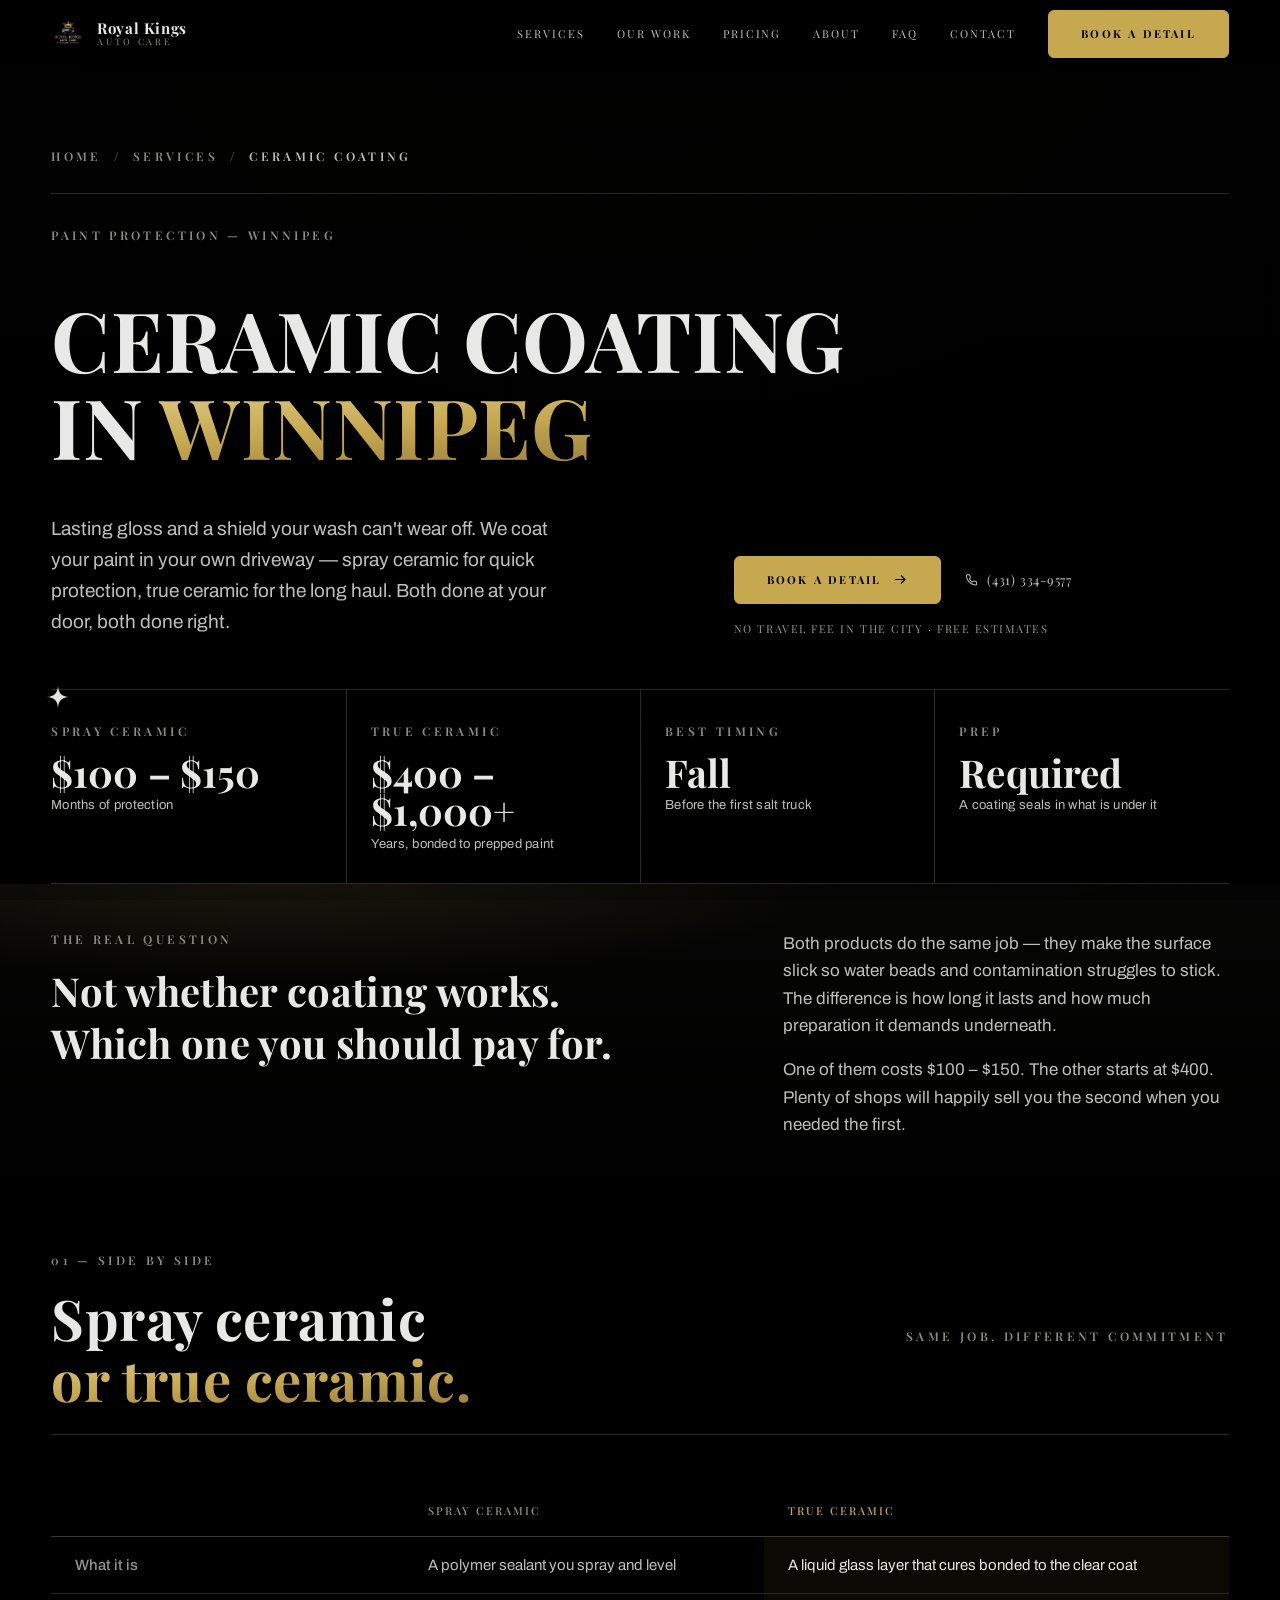
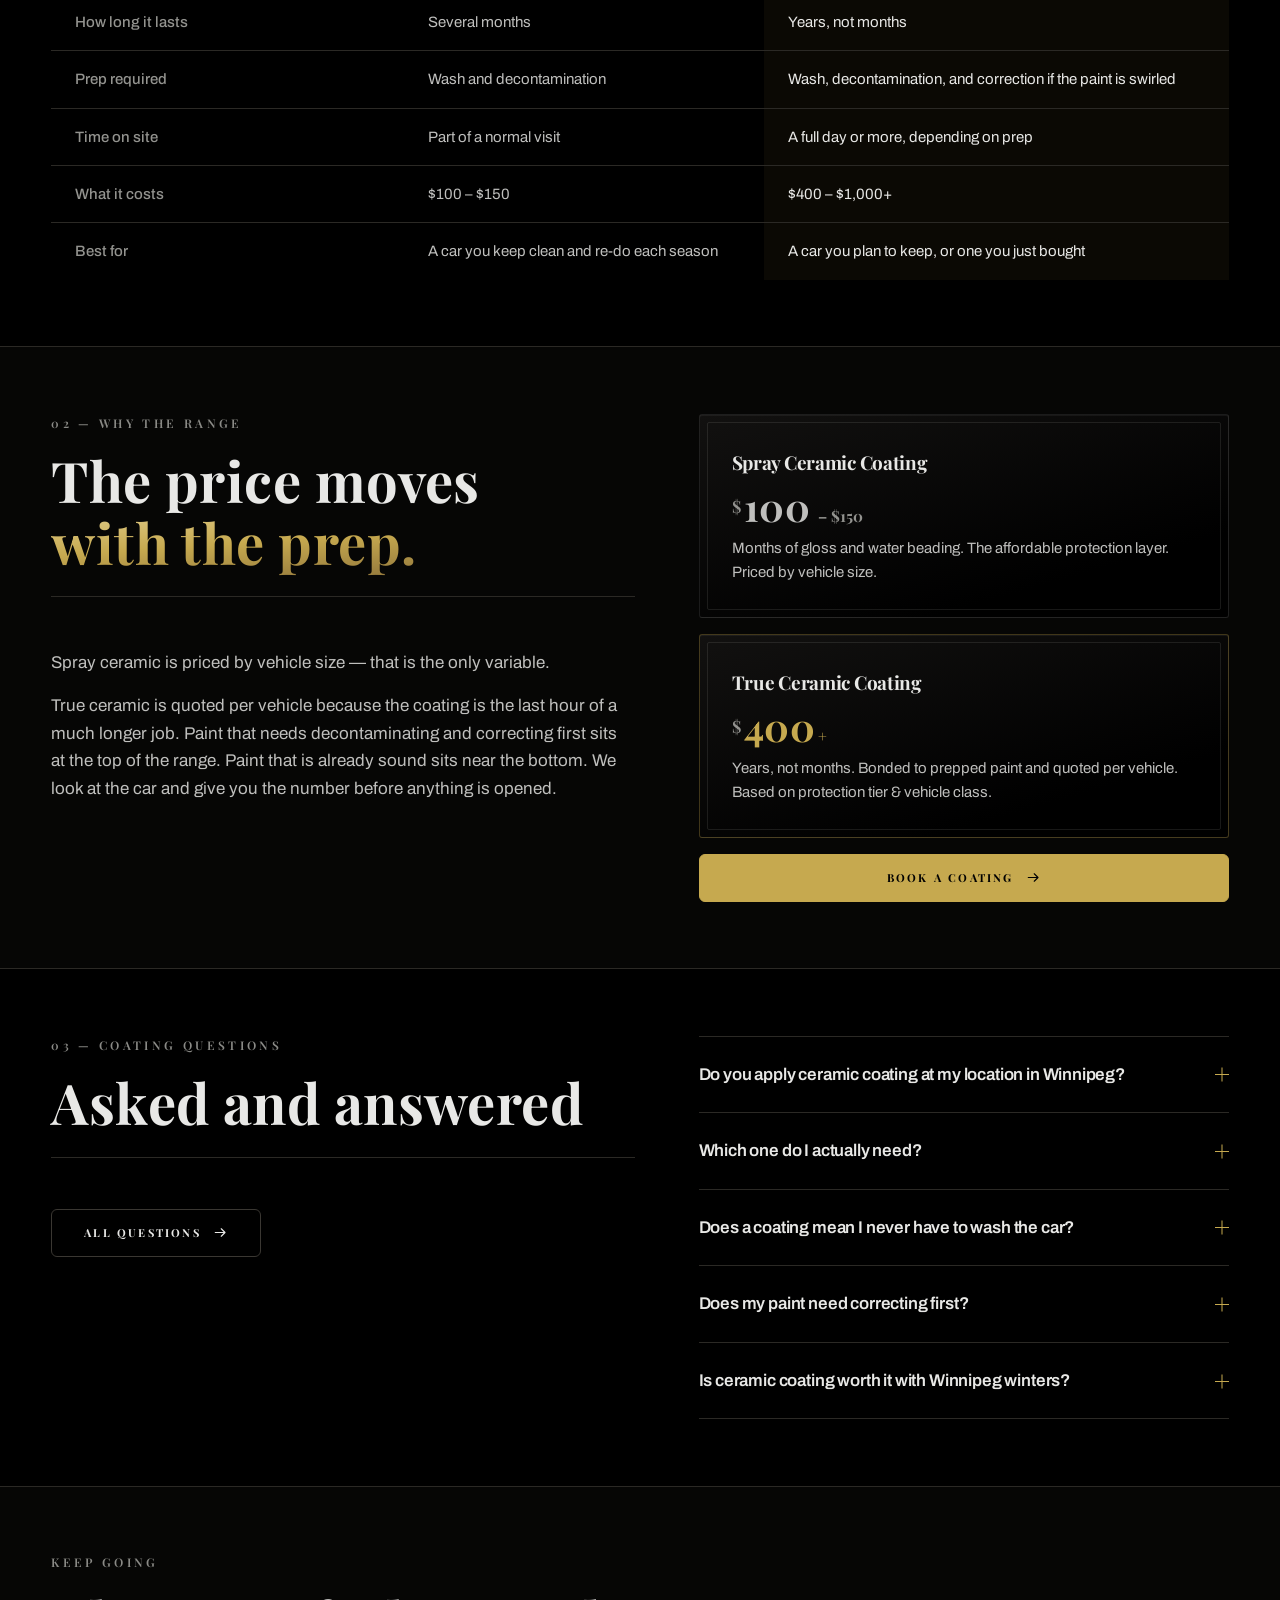
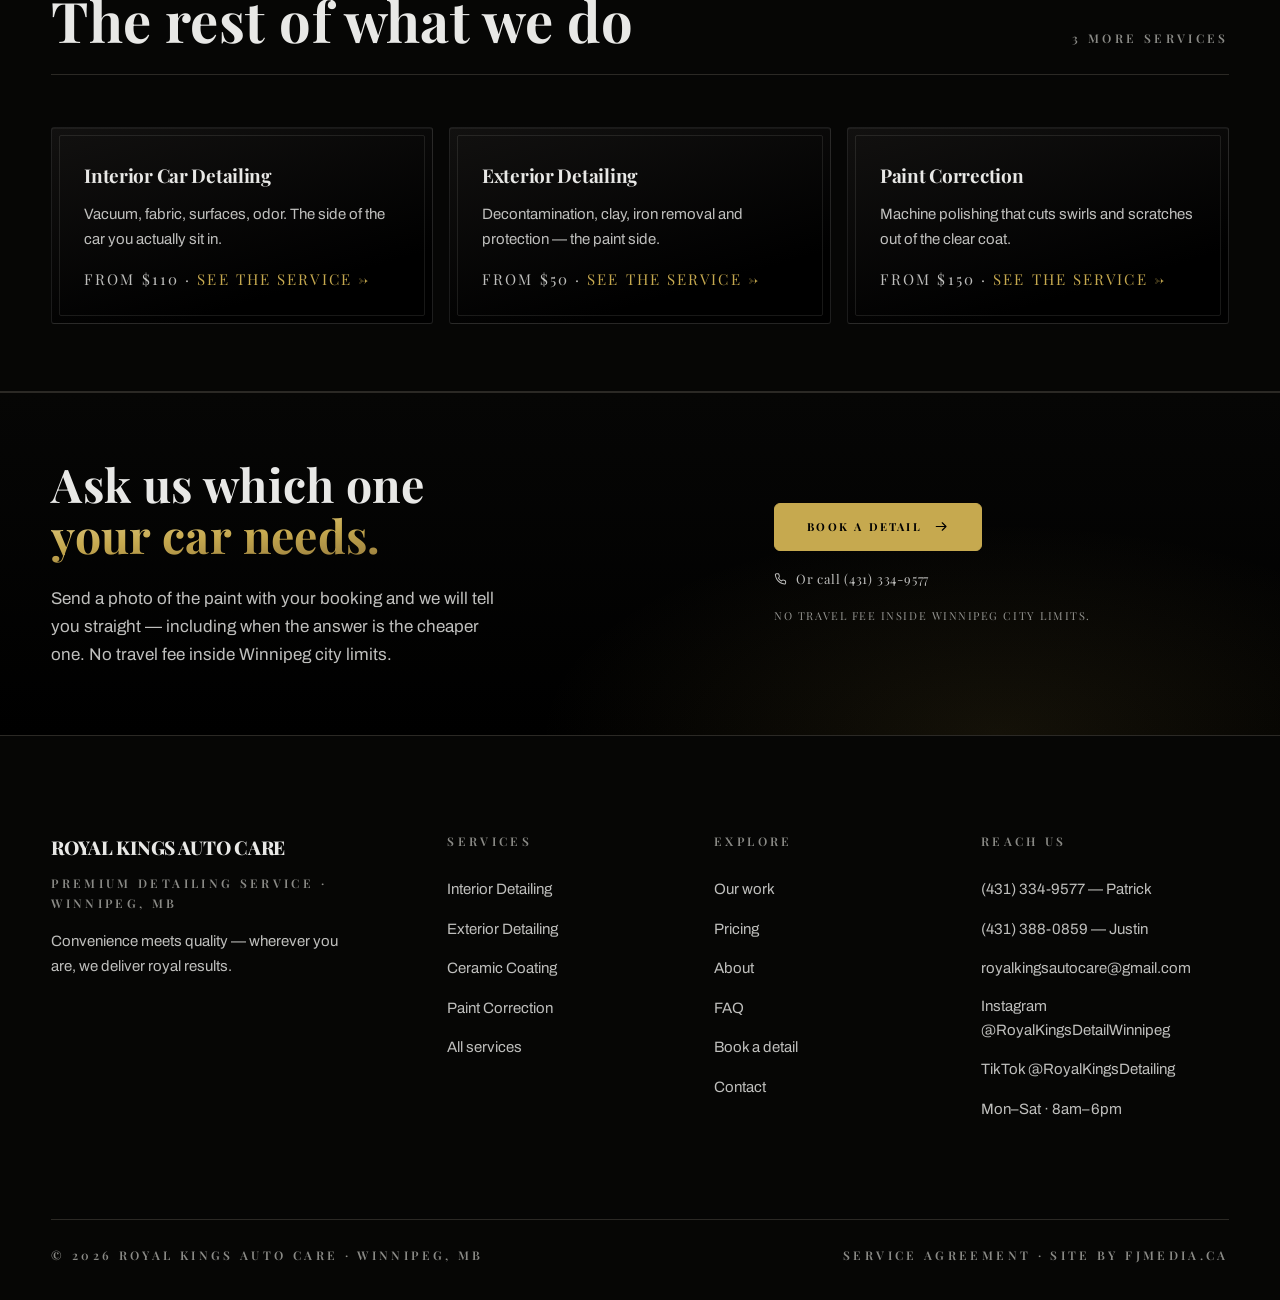
<file: services/ceramic-coating-winnipeg.html>
<!DOCTYPE html>
<html lang="en-CA" data-theme="sign">
<head>

  <meta charset="utf-8">
  <meta name="viewport" content="width=device-width, initial-scale=1, viewport-fit=cover">
  <title>Ceramic Coating Winnipeg | Royal Kings</title>
  <meta name="description" content="Ceramic coating in Winnipeg from $100. Spray ceramic for a season, true ceramic for years — an honest comparison of what each costs, needs and delivers.">
  <link rel="canonical" href="https://www.royalkingsdetailingwpg.ca/services/ceramic-coating-winnipeg">
  <meta name="robots" content="index, follow">
  <meta property="og:type" content="website">
  <meta property="og:site_name" content="Royal Kings Auto Care">
  <meta property="og:title" content="Ceramic Coating Winnipeg | Royal Kings">
  <meta property="og:description" content="Ceramic coating in Winnipeg from $100. Spray ceramic for a season, true ceramic for years — an honest comparison of what each costs, needs and delivers.">
  <meta property="og:url" content="https://www.royalkingsdetailingwpg.ca/services/ceramic-coating-winnipeg">
  <meta property="og:image" content="https://www.royalkingsdetailingwpg.ca/Logo.jpg">
  <meta name="twitter:card" content="summary_large_image">
  <meta name="twitter:title" content="Ceramic Coating Winnipeg | Royal Kings">
  <meta name="twitter:description" content="Ceramic coating in Winnipeg from $100. Spray ceramic for a season, true ceramic for years — an honest comparison of what each costs, needs and delivers.">
  <meta name="twitter:image" content="https://www.royalkingsdetailingwpg.ca/Logo.jpg">
  <meta name="theme-color" content="#000000">
  <link rel="icon" type="image/svg+xml" href="data:image/svg+xml,%3Csvg xmlns='http://www.w3.org/2000/svg' viewBox='0 0 32 32'%3E%3Crect width='32' height='32' fill='%23000000'/%3E%3Cpath d='M5 20.5 L7 10 L12.5 15 L16 7 L19.5 15 L25 10 L27 20.5 Z' fill='%23C6A94F'/%3E%3Crect x='5' y='22.5' width='22' height='3' fill='%23C6A94F'/%3E%3C/svg%3E">
  <link rel="apple-touch-icon" href="/Logo.jpg">
  <link rel="preconnect" href="https://fonts.googleapis.com">
  <link rel="preconnect" href="https://fonts.gstatic.com" crossorigin>
  <link rel="stylesheet" href="https://fonts.googleapis.com/css2?family=Archivo:wdth,wght@62..125,400..800&family=JetBrains+Mono:wght@400;500;700&display=swap">
  <link rel="stylesheet" href="/assets/rk.css?v=92a2e8c5">
  <link rel="stylesheet" href="https://fonts.googleapis.com/css2?family=Playfair+Display:wght@400..900&display=swap">
  <link rel="stylesheet" href="/assets/rk-sign.css?v=e4436149">

  <script type="application/ld+json">{"@context":"https://schema.org","@type":"Service","name":"Ceramic Coating Winnipeg","description":"Ceramic coating in Winnipeg — spray ceramic sealant and true bonded ceramic coating, applied over decontaminated and corrected paint at the customer’s location.","serviceType":"Ceramic Coating","url":"https://www.royalkingsdetailingwpg.ca/services/ceramic-coating-winnipeg","provider":{"@id":"https://www.royalkingsdetailingwpg.ca/#business"},"areaServed":{"@type":"City","name":"Winnipeg"},"offers":{"@type":"Offer","priceCurrency":"CAD","availability":"https://schema.org/InStock","priceSpecification":{"@type":"PriceSpecification","minPrice":100,"priceCurrency":"CAD"}}}</script>
  <script type="application/ld+json">{"@context":"https://schema.org","@type":"BreadcrumbList","itemListElement":[{"@type":"ListItem","position":1,"name":"Home","item":"https://www.royalkingsdetailingwpg.ca/"},{"@type":"ListItem","position":2,"name":"Services","item":"https://www.royalkingsdetailingwpg.ca/services"},{"@type":"ListItem","position":3,"name":"Ceramic Coating","item":"https://www.royalkingsdetailingwpg.ca/services/ceramic-coating-winnipeg"}]}</script>
  <script type="application/ld+json">{"@context":"https://schema.org","@type":"FAQPage","mainEntity":[{"@type":"Question","name":"Do you apply ceramic coating at my location in Winnipeg?","acceptedAnswer":{"@type":"Answer","text":"Yes. Spray ceramic fits inside a normal visit. True ceramic needs a full day and a surface that stays dry while it cures, so it works best in a garage or under cover — we will talk through your space when you book."}},{"@type":"Question","name":"Which one do I actually need?","acceptedAnswer":{"@type":"Answer","text":"If you wash the car regularly and you are happy re-doing protection every season, spray ceramic is the honest answer and it costs a fraction as much. True ceramic earns its price on a vehicle you intend to keep for years, or on new paint you want to protect from day one."}},{"@type":"Question","name":"Does a coating mean I never have to wash the car?","acceptedAnswer":{"@type":"Answer","text":"No. It means dirt has a much harder time bonding and comes off far easier when you do wash. Anyone telling you a coating replaces washing is selling something."}},{"@type":"Question","name":"Does my paint need correcting first?","acceptedAnswer":{"@type":"Answer","text":"A coating seals in whatever is underneath it, including swirl marks. If the paint is swirled and you want it gone, correction comes first — otherwise you are locking the defects in for the life of the coating. We will tell you honestly whether yours needs it."}},{"@type":"Question","name":"Is ceramic coating worth it with Winnipeg winters?","acceptedAnswer":{"@type":"Answer","text":"The winter case is the strongest case. Road salt and brine are the harshest thing your paint meets all year, and a coating gives them a sacrificial layer to sit on instead of the clear coat. Coat in the fall, before the first salt truck."}}]}</script>
</head>
<body>
<a class="btn btn-ghost vh" href="#main">Skip to content</a>

<header class="nav" id="nav">
  <div class="wrap nav-inner">
    <a class="brand" href="/" aria-label="Royal Kings Auto Care — home">
      <img src="/Logo.jpg" width="34" height="34" alt="">
      <span class="brand-txt"><b>Royal Kings</b><span>Auto Care</span></span>
    </a>
    <nav class="nav-links" aria-label="Primary">
        <a href="/services">Services</a>
        <a href="/gallery">Our work</a>
        <a href="/pricing">Pricing</a>
        <a href="/about">About</a>
        <a href="/faq">FAQ</a>
        <a href="/contact">Contact</a>
      
      <a class="btn btn-primary nav-cta" href="/book">Book a detail</a>
    </nav>
    <button class="nav-toggle" type="button" id="navToggle" aria-expanded="false" aria-controls="drawer">
      <svg class="ic" viewBox="0 0 20 20" fill="none" stroke="currentColor" stroke-width="1.5" stroke-linecap="round" stroke-linejoin="round" aria-hidden="true"><path d="M2 5h16M2 10h16M2 15h16"/></svg><span class="vh">Open menu</span>
    </button>
  </div>
</header>

<div class="drawer" id="drawer" data-open="false">
  <div class="drawer-top">
    <a class="brand" href="/"><img src="/Logo.jpg" width="34" height="34" alt=""><span class="brand-txt"><b>Royal Kings</b><span>Auto Care</span></span></a>
    <button class="nav-toggle" type="button" id="navClose"><svg class="ic" viewBox="0 0 20 20" fill="none" stroke="currentColor" stroke-width="1.5" stroke-linecap="round" stroke-linejoin="round" aria-hidden="true"><path d="M4 4l12 12M16 4L4 16"/></svg><span class="vh">Close menu</span></button>
  </div>
  <nav aria-label="Menu">
        <a href="/services">Services</a>
        <a href="/gallery">Our work</a>
        <a href="/pricing">Pricing</a>
        <a href="/about">About</a>
        <a href="/faq">FAQ</a>
        <a href="/contact">Contact</a>
  </nav>
  <div class="drawer-foot">
    
    <a class="btn btn-primary" href="/book">Book a detail <svg class="ic" viewBox="0 0 20 20" fill="none" stroke="currentColor" stroke-width="1.5" stroke-linecap="round" stroke-linejoin="round" aria-hidden="true"><path d="M3 10h13M11 5l5 5-5 5"/></svg></a>
    <a class="drawer-call" href="tel:+14313349577"><svg class="ic" viewBox="0 0 20 20" fill="none" stroke="currentColor" stroke-width="1.5" stroke-linecap="round" stroke-linejoin="round" aria-hidden="true"><path d="M17 13.9v2.3a1.5 1.5 0 0 1-1.6 1.5 15 15 0 0 1-6.5-2.3 14.7 14.7 0 0 1-4.5-4.5A15 15 0 0 1 2 4.3 1.5 1.5 0 0 1 3.5 2.7h2.3a1.5 1.5 0 0 1 1.5 1.3c.1.7.3 1.4.5 2.1a1.5 1.5 0 0 1-.3 1.6l-1 1a12 12 0 0 0 4.5 4.5l1-1a1.5 1.5 0 0 1 1.6-.3c.7.2 1.4.4 2.1.5a1.5 1.5 0 0 1 1.3 1.5z"/></svg> (431) 334-9577 — Patrick</a>
  </div>
</div>
<main id="main">


<section class="hero" aria-labelledby="h1">
  <div class="hero-bg" aria-hidden="true"></div>
  <div class="wrap hero-inner">
    <nav class="crumb" aria-label="Breadcrumb" style="padding-bottom:var(--s-5);border-bottom:var(--stroke)">
      <a href="/">Home</a><span aria-hidden="true">/</span>
      <a href="/services">Services</a><span aria-hidden="true">/</span>
      <span aria-current="page">Ceramic Coating</span>
    </nav>

    <span class="kicker" style="margin-top:var(--s-6)">Paint Protection — Winnipeg</span>
    <h1 class="hero-h1" id="h1" style="font-size:var(--fs-4xl)">Ceramic Coating in <em>Winnipeg</em></h1>

    <div class="hero-row">
      <p class="hero-sub">Lasting gloss and a shield your wash can't wear off. We coat your paint in your own driveway — spray ceramic for quick protection, true ceramic for the long haul. Both done at your door, both done right.</p>
      <div class="hero-act">
        <div class="hero-act-row">
          <a class="btn btn-primary" href="/book">Book a detail <svg class="ic" viewBox="0 0 20 20" fill="none" stroke="currentColor" stroke-width="1.5" stroke-linecap="round" stroke-linejoin="round" aria-hidden="true"><path d="M3 10h13M11 5l5 5-5 5"/></svg></a>
          <a class="hero-call" href="tel:+14313349577"><svg class="ic" viewBox="0 0 20 20" fill="none" stroke="currentColor" stroke-width="1.5" stroke-linecap="round" stroke-linejoin="round" aria-hidden="true"><path d="M17 13.9v2.3a1.5 1.5 0 0 1-1.6 1.5 15 15 0 0 1-6.5-2.3 14.7 14.7 0 0 1-4.5-4.5A15 15 0 0 1 2 4.3 1.5 1.5 0 0 1 3.5 2.7h2.3a1.5 1.5 0 0 1 1.5 1.3c.1.7.3 1.4.5 2.1a1.5 1.5 0 0 1-.3 1.6l-1 1a12 12 0 0 0 4.5 4.5l1-1a1.5 1.5 0 0 1 1.6-.3c.7.2 1.4.4 2.1.5a1.5 1.5 0 0 1 1.3 1.5z"/></svg> (431) 334-9577</a>
        </div>
        <span class="hero-fine">No travel fee in the city · Free estimates</span>
      </div>
    </div>

    <div class="spec">
      
      <div class="spec-cell bkt">
        <span class="spec-k">Spray ceramic</span>
        <p class="spec-v num">$100 – $150<small>Months of protection</small></p>
      </div>
      <div class="spec-cell">
        <span class="spec-k">True ceramic</span>
        <p class="spec-v num">$400 – $1,000+<small>Years, bonded to prepped paint</small></p>
      </div>
      <div class="spec-cell">
        <span class="spec-k">Best timing</span>
        <p class="spec-v">Fall<small>Before the first salt truck</small></p>
      </div>
      <div class="spec-cell">
        <span class="spec-k">Prep</span>
        <p class="spec-v">Required<small>A coating seals in what is under it</small></p>
      </div>
    </div>
  </div>
</section>

<section class="sec sec-tight band-deep pool" aria-labelledby="q-h">
  <div class="wrap split split-lead">
    <div>
      <span class="kicker">The real question</span>
      <h2 id="q-h" style="font-size:var(--fs-2xl);line-height:var(--lh-tight);letter-spacing:var(--tr-display);text-transform:uppercase;font-stretch:110%">
        Not whether coating works. Which one you should pay for.
      </h2>
    </div>
    <div class="prose">
      <p>
        Both products do the same job — they make the surface slick so water beads and
        contamination struggles to stick. The difference is how long it lasts and how much
        preparation it demands underneath.
      </p>
      <p>
        One of them costs $100 – $150. The other starts at $400.
        Plenty of shops will happily sell you the second when you needed the first.
      </p>
    </div>
  </div>
</section>

<section class="sec" aria-labelledby="cmp-h">
  <div class="wrap">
    
  <div class="sec-head">
    <span class="kicker">01 — Side by side</span>
    <div class="sec-head-row">
      <h2><span id="cmp-h">Spray ceramic<br><em>or true ceramic.</em></span></h2>
      <span class="sec-head-meta">Same job, different commitment</span>
    </div>
    
  </div>
    <div style="overflow-x:auto">
      <table class="cmp">
        <caption class="vh">Spray ceramic coating compared with true ceramic coating</caption>
        <thead>
          <tr>
            <th scope="col"><span class="vh">Attribute</span></th>
            <th scope="col">Spray ceramic</th>
            <th scope="col">True ceramic</th>
          </tr>
        </thead>
        <tbody>
          
          <tr>
            <th scope="row">What it is</th>
            <td>A polymer sealant you spray and level</td>
            <td>A liquid glass layer that cures bonded to the clear coat</td>
          </tr>
          <tr>
            <th scope="row">How long it lasts</th>
            <td>Several months</td>
            <td>Years, not months</td>
          </tr>
          <tr>
            <th scope="row">Prep required</th>
            <td>Wash and decontamination</td>
            <td>Wash, decontamination, and correction if the paint is swirled</td>
          </tr>
          <tr>
            <th scope="row">Time on site</th>
            <td>Part of a normal visit</td>
            <td>A full day or more, depending on prep</td>
          </tr>
          <tr>
            <th scope="row">What it costs</th>
            <td>$100 – $150</td>
            <td>$400 – $1,000+</td>
          </tr>
          <tr>
            <th scope="row">Best for</th>
            <td>A car you keep clean and re-do each season</td>
            <td>A car you plan to keep, or one you just bought</td>
          </tr>
        </tbody>
      </table>
    </div>
  </div>
</section>

<section class="sec band" id="pricing" aria-labelledby="pr-h">
  <div class="wrap split split-offer" style="align-items:start">
    <div>
      
  <div class="sec-head">
    <span class="kicker">02 — Why the range</span>
    <div class="sec-head-row">
      <h2><span id="pr-h">The price moves<br><em>with the prep.</em></span></h2>
      
    </div>
    
  </div>
      <div class="prose">
        <p>
          Spray ceramic is priced by vehicle size — that is the only variable.
        </p>
        <p>
          True ceramic is quoted per vehicle because the coating is the last hour of a
          much longer job. Paint that needs decontaminating and correcting first sits at
          the top of the range. Paint that is already sound sits near the bottom.
          We look at the car and give you the number before anything is opened.
        </p>
      </div>
    </div>
    <div class="stack-4">
      <article class="card">
        <h3>Spray Ceramic Coating</h3>
        <p class="pkg-price num" style="font-size:var(--fs-num-sm);margin:var(--s-3) 0"><span class="cur">$</span>100<span style="font-size:0.4em;color:var(--text-3)">&nbsp;–&nbsp;$150</span></p>
        <p>Months of gloss and water beading. The affordable protection layer. Priced by vehicle size.</p>
      </article>
      <article class="card bkt" style="border-color:var(--edge-gold)">
        <h3>True Ceramic Coating</h3>
        <p class="pkg-price num gold" style="font-size:var(--fs-num-sm);margin:var(--s-3) 0"><span class="cur">$</span>400<span style="font-size:0.4em">+</span></p>
        <p>Years, not months. Bonded to prepped paint and quoted per vehicle. Based on protection tier &amp; vehicle class.</p>
      </article>
      <a class="btn btn-primary" href="/book" style="width:100%">Book a coating <svg class="ic" viewBox="0 0 20 20" fill="none" stroke="currentColor" stroke-width="1.5" stroke-linecap="round" stroke-linejoin="round" aria-hidden="true"><path d="M3 10h13M11 5l5 5-5 5"/></svg></a>
    </div>
  </div>
</section>

<section class="sec" aria-labelledby="faq-h">
  <div class="wrap split split-offer" style="align-items:start">
    <div>
      
  <div class="sec-head">
    <span class="kicker">03 — Coating questions</span>
    <div class="sec-head-row">
      <h2><span id="faq-h">Asked and answered</span></h2>
      
    </div>
    
  </div>
      <a class="btn btn-ghost" href="/faq">All questions <svg class="ic" viewBox="0 0 20 20" fill="none" stroke="currentColor" stroke-width="1.5" stroke-linecap="round" stroke-linejoin="round" aria-hidden="true"><path d="M3 10h13M11 5l5 5-5 5"/></svg></a>
    </div>
    <div class="acc">
      
      <details>
        <summary>Do you apply ceramic coating at my location in Winnipeg?<span class="acc-ic" aria-hidden="true"></span></summary>
        <div class="acc-body">Yes. Spray ceramic fits inside a normal visit. True ceramic needs a full day and a surface that stays dry while it cures, so it works best in a garage or under cover — we will talk through your space when you book.</div>
      </details>
      <details>
        <summary>Which one do I actually need?<span class="acc-ic" aria-hidden="true"></span></summary>
        <div class="acc-body">If you wash the car regularly and you are happy re-doing protection every season, spray ceramic is the honest answer and it costs a fraction as much. True ceramic earns its price on a vehicle you intend to keep for years, or on new paint you want to protect from day one.</div>
      </details>
      <details>
        <summary>Does a coating mean I never have to wash the car?<span class="acc-ic" aria-hidden="true"></span></summary>
        <div class="acc-body">No. It means dirt has a much harder time bonding and comes off far easier when you do wash. Anyone telling you a coating replaces washing is selling something.</div>
      </details>
      <details>
        <summary>Does my paint need correcting first?<span class="acc-ic" aria-hidden="true"></span></summary>
        <div class="acc-body">A coating seals in whatever is underneath it, including swirl marks. If the paint is swirled and you want it gone, correction comes first — otherwise you are locking the defects in for the life of the coating. We will tell you honestly whether yours needs it.</div>
      </details>
      <details>
        <summary>Is ceramic coating worth it with Winnipeg winters?<span class="acc-ic" aria-hidden="true"></span></summary>
        <div class="acc-body">The winter case is the strongest case. Road salt and brine are the harshest thing your paint meets all year, and a coating gives them a sacrificial layer to sit on instead of the clear coat. Coat in the fall, before the first salt truck.</div>
      </details>
    </div>
  </div>
</section>


<section class="sec band" aria-labelledby="rel-h">
  <div class="wrap">
    <div class="sec-head">
      <span class="kicker">Keep going</span>
      <div class="sec-head-row">
        <h2 id="rel-h">The rest of what we do</h2>
        <span class="sec-head-meta">3 more services</span>
      </div>
    </div>
    <div class="cols-3">
      
      <a class="card card-flat" href="/services/interior-car-detailing-winnipeg">
        <h3>Interior Car Detailing</h3>
        <p>Vacuum, fabric, surfaces, odor. The side of the car you actually sit in.</p>
        <p class="pkg-meta" style="margin-top:var(--s-4)">From $110 · <span class="gold">See the service →</span></p>
      </a>
      <a class="card card-flat" href="/services/exterior-detailing-winnipeg">
        <h3>Exterior Detailing</h3>
        <p>Decontamination, clay, iron removal and protection — the paint side.</p>
        <p class="pkg-meta" style="margin-top:var(--s-4)">From $50 · <span class="gold">See the service →</span></p>
      </a>
      <a class="card card-flat" href="/services/paint-correction-winnipeg">
        <h3>Paint Correction</h3>
        <p>Machine polishing that cuts swirls and scratches out of the clear coat.</p>
        <p class="pkg-meta" style="margin-top:var(--s-4)">From $150 · <span class="gold">See the service →</span></p>
      </a>
    </div>
  </div>
</section>


<section class="sec cta" aria-labelledby="cta-h">
  <div class="wrap cta-inner">
    <div>
      <h2 id="cta-h">Ask us which one<br class="br-desk"> <em>your car needs.</em></h2>
      <p>Send a photo of the paint with your booking and we will tell you straight — including when the answer is the cheaper one. No travel fee inside Winnipeg city limits.</p>
    </div>
    <div class="cta-act">
      <a class="btn btn-primary" href="/book">Book a detail <svg class="ic" viewBox="0 0 20 20" fill="none" stroke="currentColor" stroke-width="1.5" stroke-linecap="round" stroke-linejoin="round" aria-hidden="true"><path d="M3 10h13M11 5l5 5-5 5"/></svg></a>
      <a class="hero-call" href="tel:+14313349577"><svg class="ic" viewBox="0 0 20 20" fill="none" stroke="currentColor" stroke-width="1.5" stroke-linecap="round" stroke-linejoin="round" aria-hidden="true"><path d="M17 13.9v2.3a1.5 1.5 0 0 1-1.6 1.5 15 15 0 0 1-6.5-2.3 14.7 14.7 0 0 1-4.5-4.5A15 15 0 0 1 2 4.3 1.5 1.5 0 0 1 3.5 2.7h2.3a1.5 1.5 0 0 1 1.5 1.3c.1.7.3 1.4.5 2.1a1.5 1.5 0 0 1-.3 1.6l-1 1a12 12 0 0 0 4.5 4.5l1-1a1.5 1.5 0 0 1 1.6-.3c.7.2 1.4.4 2.1.5a1.5 1.5 0 0 1 1.3 1.5z"/></svg> Or call (431) 334-9577</a>
      <span class="hero-fine">No travel fee inside Winnipeg city limits.</span>
    </div>
  </div>
</section>

</main>

<footer class="foot">
  <div class="wrap">
    <div class="foot-grid">
      <div class="foot-brand">
        <b>Royal Kings Auto Care</b>
        <span class="foot-svc">Premium Detailing Service · Winnipeg, MB</span>
        <p class="foot-slogan">Convenience meets quality — wherever you are, we deliver royal results.</p>
      </div>
      <div>
        <h3>Services</h3>
        <ul class="foot-list">
          <li><a href="/services/interior-car-detailing-winnipeg">Interior Detailing</a></li>
          <li><a href="/services/exterior-detailing-winnipeg">Exterior Detailing</a></li>
          <li><a href="/services/ceramic-coating-winnipeg">Ceramic Coating</a></li>
          <li><a href="/services/paint-correction-winnipeg">Paint Correction</a></li>
          <li><a href="/services">All services</a></li>
        </ul>
      </div>
      <div>
        <h3>Explore</h3>
        <ul class="foot-list">
          <li><a href="/gallery">Our work</a></li>
          <li><a href="/pricing">Pricing</a></li>
          <li><a href="/about">About</a></li>
          <li><a href="/faq">FAQ</a></li>
          <li><a href="/book">Book a detail</a></li>
          <li><a href="/contact">Contact</a></li>
        </ul>
      </div>
      <div>
        <h3>Reach us</h3>
        <ul class="foot-list">
          <li><a href="tel:+14313349577">(431) 334-9577 — Patrick</a></li>
          <li><a href="tel:+14313880859">(431) 388-0859 — Justin</a></li>
          <li><a href="mailto:royalkingsautocare@gmail.com">royalkingsautocare@gmail.com</a></li>
          <li><a href="https://www.instagram.com/RoyalKingsDetailWinnipeg/" target="_blank" rel="noopener">Instagram @RoyalKingsDetailWinnipeg</a></li>
          <li><a href="https://www.tiktok.com/@RoyalKingsDetailing" target="_blank" rel="noopener">TikTok @RoyalKingsDetailing</a></li>
          <li><span>Mon–Sat · 8am–6pm</span></li>
        </ul>
      </div>
    </div>
    <div class="foot-bar">
      <span>© <span id="yr">2026</span> Royal Kings Auto Care · Winnipeg, MB</span>
      <span><a href="/waiver">Service agreement</a> · Site by <a href="https://www.fjmedia.ca" target="_blank" rel="noopener">FJMedia.ca</a></span>
    </div>
  </div>
</footer>

<div class="dock">
  <a class="btn btn-ghost" href="tel:+14313349577"><svg class="ic" viewBox="0 0 20 20" fill="none" stroke="currentColor" stroke-width="1.5" stroke-linecap="round" stroke-linejoin="round" aria-hidden="true"><path d="M17 13.9v2.3a1.5 1.5 0 0 1-1.6 1.5 15 15 0 0 1-6.5-2.3 14.7 14.7 0 0 1-4.5-4.5A15 15 0 0 1 2 4.3 1.5 1.5 0 0 1 3.5 2.7h2.3a1.5 1.5 0 0 1 1.5 1.3c.1.7.3 1.4.5 2.1a1.5 1.5 0 0 1-.3 1.6l-1 1a12 12 0 0 0 4.5 4.5l1-1a1.5 1.5 0 0 1 1.6-.3c.7.2 1.4.4 2.1.5a1.5 1.5 0 0 1 1.3 1.5z"/></svg> Call</a>
  <a class="btn btn-primary" href="/book">Book a detail</a>
</div>
<div class="toast" id="toast" role="status" aria-live="polite"></div>
<script src="/assets/rk.js?v=5d9f4acb" defer></script>
</body>
</html>
</file>
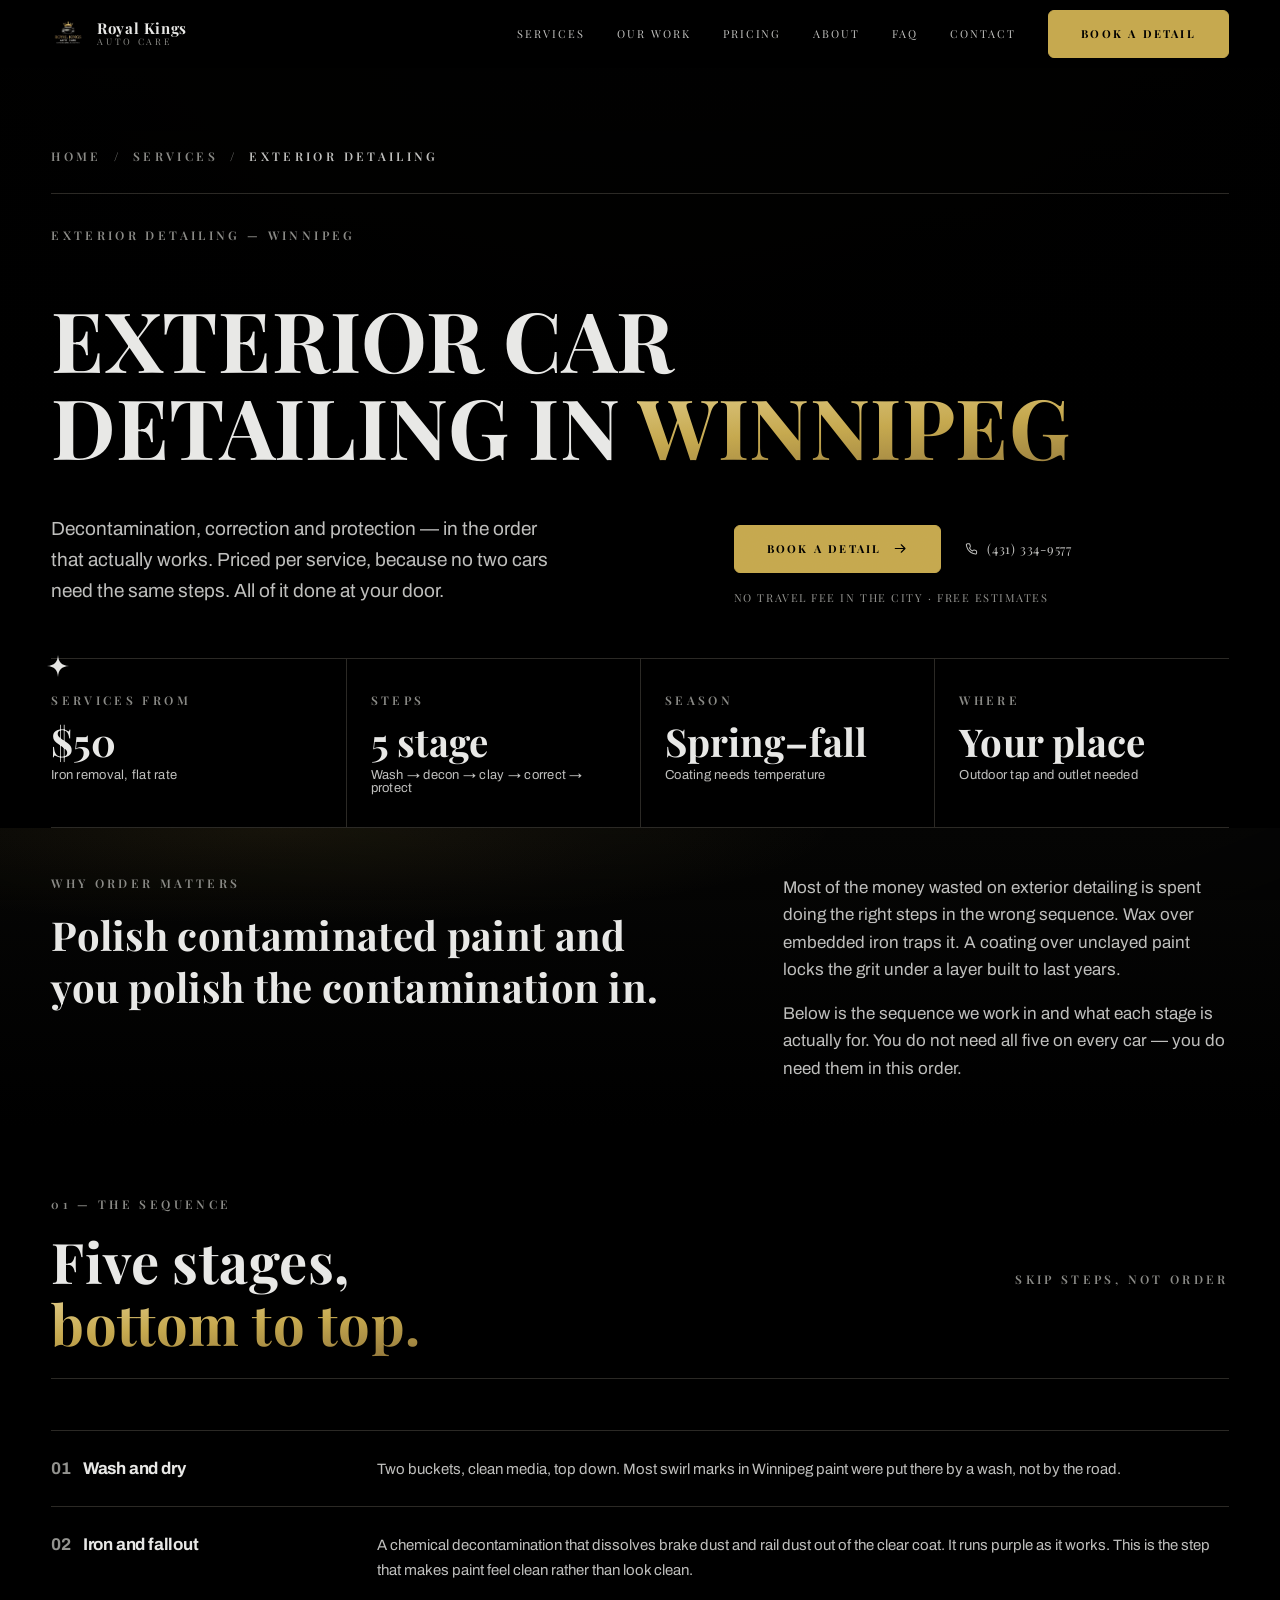
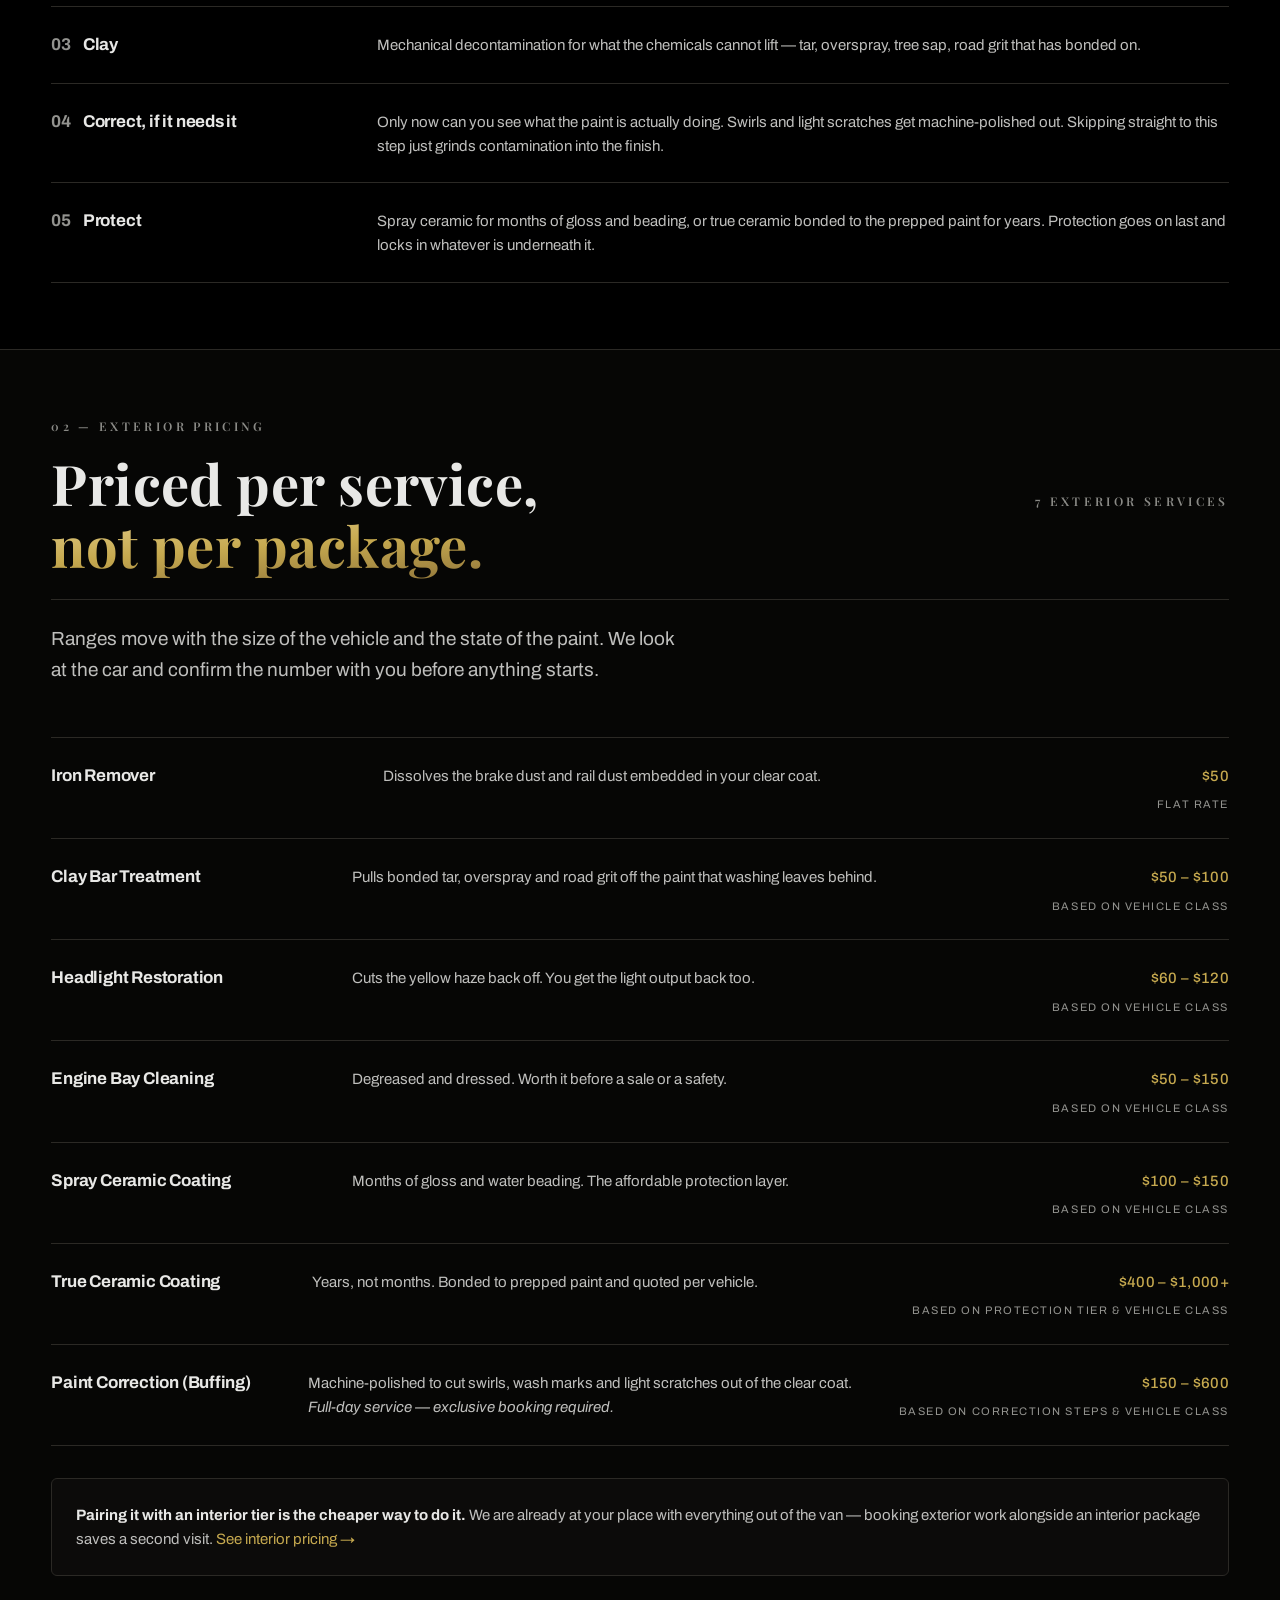
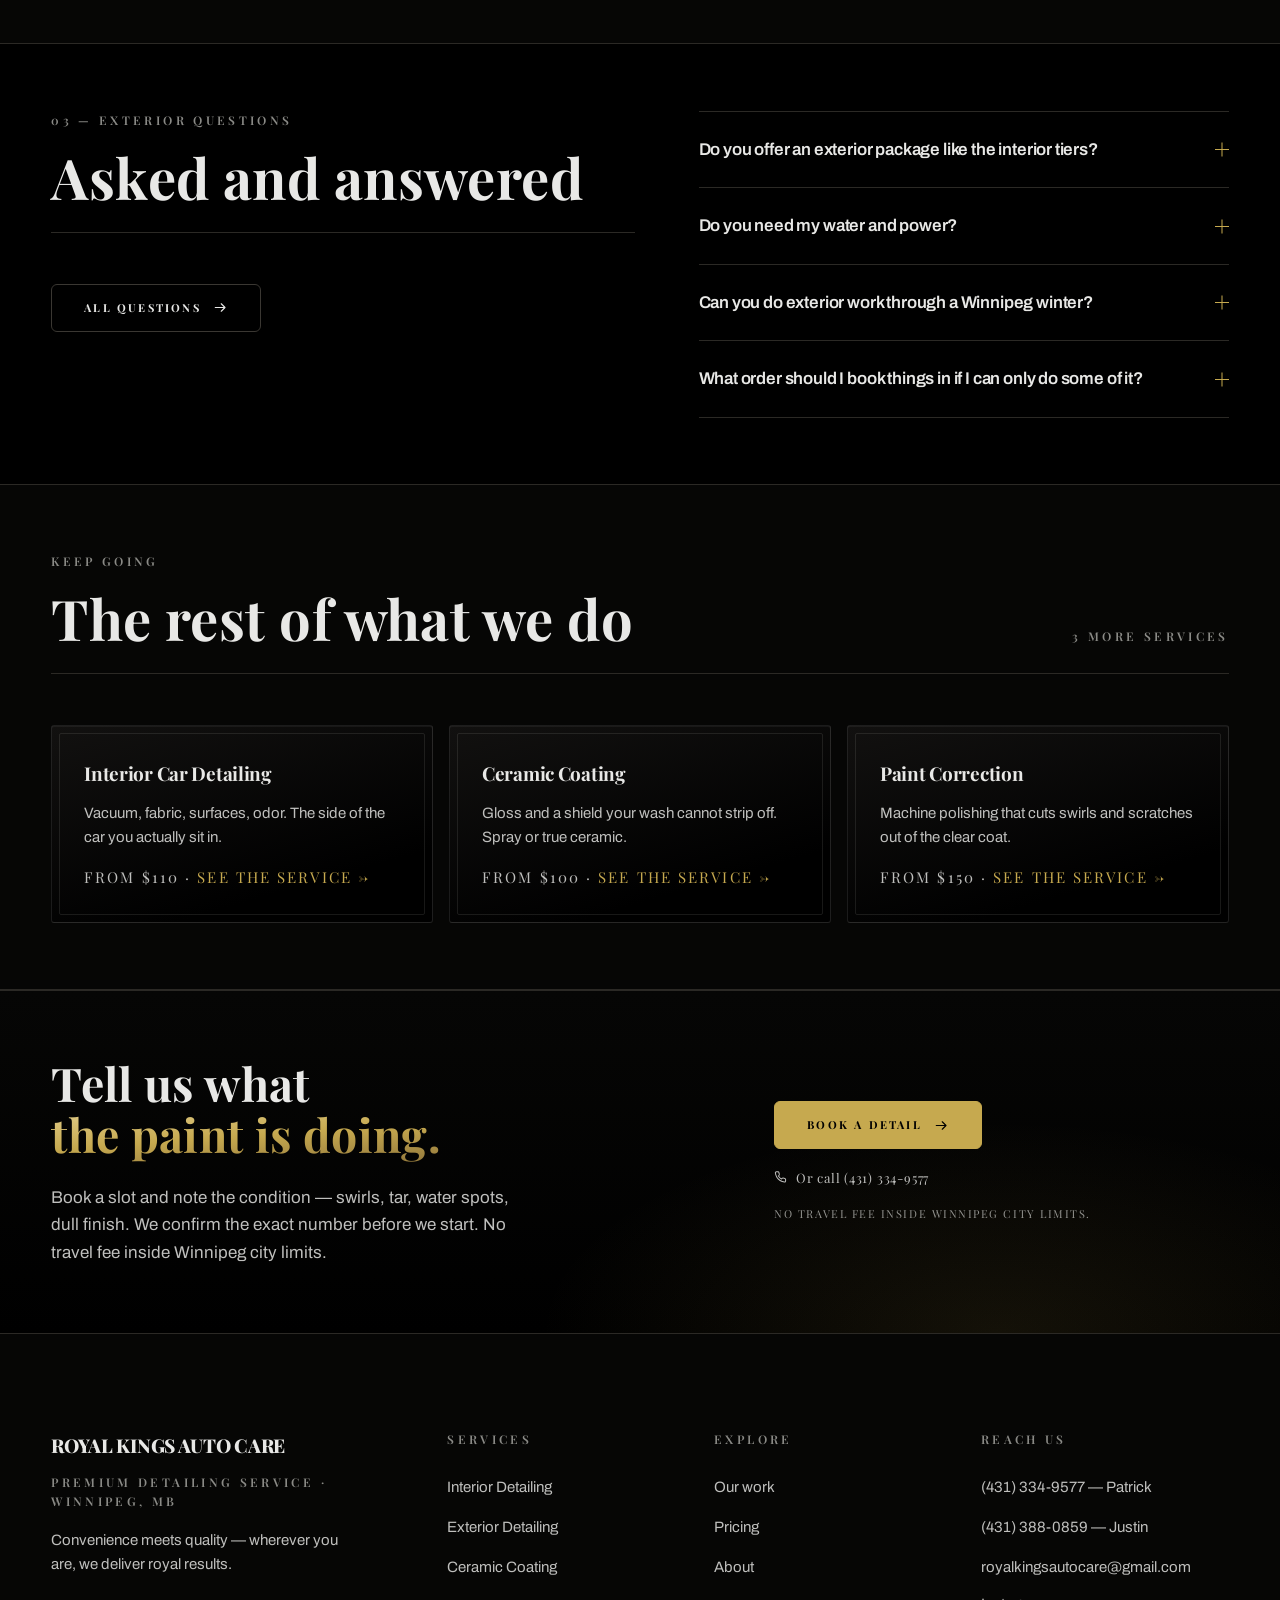
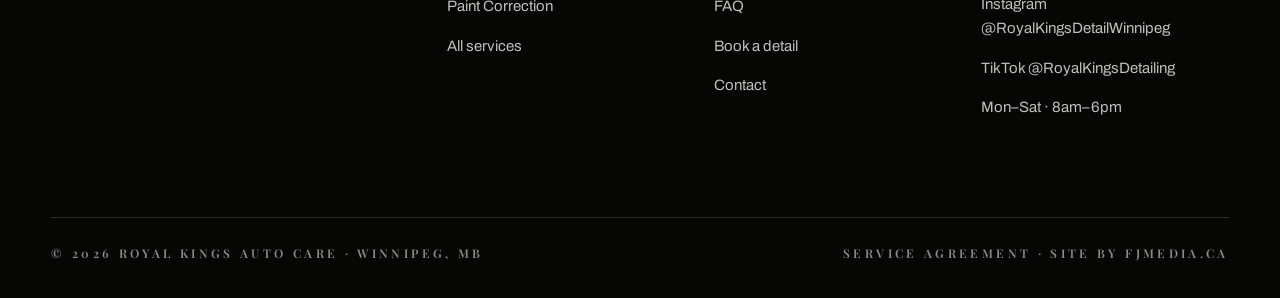
<file: services/exterior-detailing-winnipeg.html>
<!DOCTYPE html>
<html lang="en-CA" data-theme="sign">
<head>

  <meta charset="utf-8">
  <meta name="viewport" content="width=device-width, initial-scale=1, viewport-fit=cover">
  <title>Exterior Car Detailing Winnipeg | Royal Kings</title>
  <meta name="description" content="Exterior detailing in Winnipeg from $50 — iron removal, clay decontamination, paint correction and ceramic protection, done in the right order at your place.">
  <link rel="canonical" href="https://www.royalkingsdetailingwpg.ca/services/exterior-detailing-winnipeg">
  <meta name="robots" content="index, follow">
  <meta property="og:type" content="website">
  <meta property="og:site_name" content="Royal Kings Auto Care">
  <meta property="og:title" content="Exterior Car Detailing Winnipeg | Royal Kings">
  <meta property="og:description" content="Exterior detailing in Winnipeg from $50 — iron removal, clay decontamination, paint correction and ceramic protection, done in the right order at your place.">
  <meta property="og:url" content="https://www.royalkingsdetailingwpg.ca/services/exterior-detailing-winnipeg">
  <meta property="og:image" content="https://www.royalkingsdetailingwpg.ca/Logo.jpg">
  <meta name="twitter:card" content="summary_large_image">
  <meta name="twitter:title" content="Exterior Car Detailing Winnipeg | Royal Kings">
  <meta name="twitter:description" content="Exterior detailing in Winnipeg from $50 — iron removal, clay decontamination, paint correction and ceramic protection, done in the right order at your place.">
  <meta name="twitter:image" content="https://www.royalkingsdetailingwpg.ca/Logo.jpg">
  <meta name="theme-color" content="#000000">
  <link rel="icon" type="image/svg+xml" href="data:image/svg+xml,%3Csvg xmlns='http://www.w3.org/2000/svg' viewBox='0 0 32 32'%3E%3Crect width='32' height='32' fill='%23000000'/%3E%3Cpath d='M5 20.5 L7 10 L12.5 15 L16 7 L19.5 15 L25 10 L27 20.5 Z' fill='%23C6A94F'/%3E%3Crect x='5' y='22.5' width='22' height='3' fill='%23C6A94F'/%3E%3C/svg%3E">
  <link rel="apple-touch-icon" href="/Logo.jpg">
  <link rel="preconnect" href="https://fonts.googleapis.com">
  <link rel="preconnect" href="https://fonts.gstatic.com" crossorigin>
  <link rel="stylesheet" href="https://fonts.googleapis.com/css2?family=Archivo:wdth,wght@62..125,400..800&family=JetBrains+Mono:wght@400;500;700&display=swap">
  <link rel="stylesheet" href="/assets/rk.css?v=92a2e8c5">
  <link rel="stylesheet" href="https://fonts.googleapis.com/css2?family=Playfair+Display:wght@400..900&display=swap">
  <link rel="stylesheet" href="/assets/rk-sign.css?v=e4436149">

  <script type="application/ld+json">{"@context":"https://schema.org","@type":"Service","name":"Exterior Car Detailing Winnipeg","description":"Exterior car detailing in Winnipeg — wash, iron and fallout decontamination, clay bar, machine paint correction and ceramic protection, performed at the customer’s location.","serviceType":"Exterior Car Detailing","url":"https://www.royalkingsdetailingwpg.ca/services/exterior-detailing-winnipeg","provider":{"@id":"https://www.royalkingsdetailingwpg.ca/#business"},"areaServed":{"@type":"City","name":"Winnipeg"},"offers":{"@type":"Offer","priceCurrency":"CAD","availability":"https://schema.org/InStock","priceSpecification":{"@type":"PriceSpecification","minPrice":50,"priceCurrency":"CAD"}}}</script>
  <script type="application/ld+json">{"@context":"https://schema.org","@type":"BreadcrumbList","itemListElement":[{"@type":"ListItem","position":1,"name":"Home","item":"https://www.royalkingsdetailingwpg.ca/"},{"@type":"ListItem","position":2,"name":"Services","item":"https://www.royalkingsdetailingwpg.ca/services"},{"@type":"ListItem","position":3,"name":"Exterior Detailing","item":"https://www.royalkingsdetailingwpg.ca/services/exterior-detailing-winnipeg"}]}</script>
  <script type="application/ld+json">{"@context":"https://schema.org","@type":"FAQPage","mainEntity":[{"@type":"Question","name":"Do you offer an exterior package like the interior tiers?","acceptedAnswer":{"@type":"Answer","text":"No, and that is deliberate. Interior work is predictable enough to package. Exterior work is not — two cars the same age can need completely different amounts of decontamination and correction. We price the exterior by the services your paint actually needs, so you are not paying for a step you can skip."}},{"@type":"Question","name":"Do you need my water and power?","acceptedAnswer":{"@type":"Answer","text":"We come fully equipped with our own tools and supplies. We just need access to a standard outdoor outlet and water spigot for exterior work. Interior-only jobs don’t need either."}},{"@type":"Question","name":"Can you do exterior work through a Winnipeg winter?","acceptedAnswer":{"@type":"Answer","text":"Decontamination and coating need temperature and a dry surface, so deep winter is not the season for it. Late spring through fall is when exterior work is worth paying for. Book the interior in winter and the paint in the warm months."}},{"@type":"Question","name":"What order should I book things in if I can only do some of it?","acceptedAnswer":{"@type":"Answer","text":"Iron removal and clay first — they cost the least and change the most. Correction next if the paint is swirled. Coating last, and only on paint that has been decontaminated, because a coating seals in whatever is underneath it."}}]}</script>
</head>
<body>
<a class="btn btn-ghost vh" href="#main">Skip to content</a>

<header class="nav" id="nav">
  <div class="wrap nav-inner">
    <a class="brand" href="/" aria-label="Royal Kings Auto Care — home">
      <img src="/Logo.jpg" width="34" height="34" alt="">
      <span class="brand-txt"><b>Royal Kings</b><span>Auto Care</span></span>
    </a>
    <nav class="nav-links" aria-label="Primary">
        <a href="/services">Services</a>
        <a href="/gallery">Our work</a>
        <a href="/pricing">Pricing</a>
        <a href="/about">About</a>
        <a href="/faq">FAQ</a>
        <a href="/contact">Contact</a>
      
      <a class="btn btn-primary nav-cta" href="/book">Book a detail</a>
    </nav>
    <button class="nav-toggle" type="button" id="navToggle" aria-expanded="false" aria-controls="drawer">
      <svg class="ic" viewBox="0 0 20 20" fill="none" stroke="currentColor" stroke-width="1.5" stroke-linecap="round" stroke-linejoin="round" aria-hidden="true"><path d="M2 5h16M2 10h16M2 15h16"/></svg><span class="vh">Open menu</span>
    </button>
  </div>
</header>

<div class="drawer" id="drawer" data-open="false">
  <div class="drawer-top">
    <a class="brand" href="/"><img src="/Logo.jpg" width="34" height="34" alt=""><span class="brand-txt"><b>Royal Kings</b><span>Auto Care</span></span></a>
    <button class="nav-toggle" type="button" id="navClose"><svg class="ic" viewBox="0 0 20 20" fill="none" stroke="currentColor" stroke-width="1.5" stroke-linecap="round" stroke-linejoin="round" aria-hidden="true"><path d="M4 4l12 12M16 4L4 16"/></svg><span class="vh">Close menu</span></button>
  </div>
  <nav aria-label="Menu">
        <a href="/services">Services</a>
        <a href="/gallery">Our work</a>
        <a href="/pricing">Pricing</a>
        <a href="/about">About</a>
        <a href="/faq">FAQ</a>
        <a href="/contact">Contact</a>
  </nav>
  <div class="drawer-foot">
    
    <a class="btn btn-primary" href="/book">Book a detail <svg class="ic" viewBox="0 0 20 20" fill="none" stroke="currentColor" stroke-width="1.5" stroke-linecap="round" stroke-linejoin="round" aria-hidden="true"><path d="M3 10h13M11 5l5 5-5 5"/></svg></a>
    <a class="drawer-call" href="tel:+14313349577"><svg class="ic" viewBox="0 0 20 20" fill="none" stroke="currentColor" stroke-width="1.5" stroke-linecap="round" stroke-linejoin="round" aria-hidden="true"><path d="M17 13.9v2.3a1.5 1.5 0 0 1-1.6 1.5 15 15 0 0 1-6.5-2.3 14.7 14.7 0 0 1-4.5-4.5A15 15 0 0 1 2 4.3 1.5 1.5 0 0 1 3.5 2.7h2.3a1.5 1.5 0 0 1 1.5 1.3c.1.7.3 1.4.5 2.1a1.5 1.5 0 0 1-.3 1.6l-1 1a12 12 0 0 0 4.5 4.5l1-1a1.5 1.5 0 0 1 1.6-.3c.7.2 1.4.4 2.1.5a1.5 1.5 0 0 1 1.3 1.5z"/></svg> (431) 334-9577 — Patrick</a>
  </div>
</div>
<main id="main">


<section class="hero" aria-labelledby="h1">
  <div class="hero-bg" aria-hidden="true"></div>
  <div class="wrap hero-inner">
    <nav class="crumb" aria-label="Breadcrumb" style="padding-bottom:var(--s-5);border-bottom:var(--stroke)">
      <a href="/">Home</a><span aria-hidden="true">/</span>
      <a href="/services">Services</a><span aria-hidden="true">/</span>
      <span aria-current="page">Exterior Detailing</span>
    </nav>

    <span class="kicker" style="margin-top:var(--s-6)">Exterior Detailing — Winnipeg</span>
    <h1 class="hero-h1" id="h1" style="font-size:var(--fs-4xl)">Exterior Car Detailing in <em>Winnipeg</em></h1>

    <div class="hero-row">
      <p class="hero-sub">Decontamination, correction and protection — in the order that actually works. Priced per service, because no two cars need the same steps. All of it done at your door.</p>
      <div class="hero-act">
        <div class="hero-act-row">
          <a class="btn btn-primary" href="/book">Book a detail <svg class="ic" viewBox="0 0 20 20" fill="none" stroke="currentColor" stroke-width="1.5" stroke-linecap="round" stroke-linejoin="round" aria-hidden="true"><path d="M3 10h13M11 5l5 5-5 5"/></svg></a>
          <a class="hero-call" href="tel:+14313349577"><svg class="ic" viewBox="0 0 20 20" fill="none" stroke="currentColor" stroke-width="1.5" stroke-linecap="round" stroke-linejoin="round" aria-hidden="true"><path d="M17 13.9v2.3a1.5 1.5 0 0 1-1.6 1.5 15 15 0 0 1-6.5-2.3 14.7 14.7 0 0 1-4.5-4.5A15 15 0 0 1 2 4.3 1.5 1.5 0 0 1 3.5 2.7h2.3a1.5 1.5 0 0 1 1.5 1.3c.1.7.3 1.4.5 2.1a1.5 1.5 0 0 1-.3 1.6l-1 1a12 12 0 0 0 4.5 4.5l1-1a1.5 1.5 0 0 1 1.6-.3c.7.2 1.4.4 2.1.5a1.5 1.5 0 0 1 1.3 1.5z"/></svg> (431) 334-9577</a>
        </div>
        <span class="hero-fine">No travel fee in the city · Free estimates</span>
      </div>
    </div>

    <div class="spec">
      
      <div class="spec-cell bkt">
        <span class="spec-k">Services from</span>
        <p class="spec-v num">$50<small>Iron removal, flat rate</small></p>
      </div>
      <div class="spec-cell">
        <span class="spec-k">Steps</span>
        <p class="spec-v num">5 stage<small>Wash → decon → clay → correct → protect</small></p>
      </div>
      <div class="spec-cell">
        <span class="spec-k">Season</span>
        <p class="spec-v">Spring–fall<small>Coating needs temperature</small></p>
      </div>
      <div class="spec-cell">
        <span class="spec-k">Where</span>
        <p class="spec-v">Your place<small>Outdoor tap and outlet needed</small></p>
      </div>
    </div>
  </div>
</section>

<section class="sec sec-tight band-deep pool" aria-labelledby="ord-h">
  <div class="wrap split split-lead">
    <div>
      <span class="kicker">Why order matters</span>
      <h2 id="ord-h" style="font-size:var(--fs-2xl);line-height:var(--lh-tight);letter-spacing:var(--tr-display);text-transform:uppercase;font-stretch:110%">
        Polish contaminated paint and you polish the contamination in.
      </h2>
    </div>
    <div class="prose">
      <p>
        Most of the money wasted on exterior detailing is spent doing the right steps in the
        wrong sequence. Wax over embedded iron traps it. A coating over unclayed paint locks
        the grit under a layer built to last years.
      </p>
      <p>
        Below is the sequence we work in and what each stage is actually for.
        You do not need all five on every car — you do need them in this order.
      </p>
    </div>
  </div>
</section>

<section class="sec" aria-labelledby="seq-h">
  <div class="wrap">
    
  <div class="sec-head">
    <span class="kicker">01 — The sequence</span>
    <div class="sec-head-row">
      <h2><span id="seq-h">Five stages,<br><em>bottom to top.</em></span></h2>
      <span class="sec-head-meta">Skip steps, not order</span>
    </div>
    
  </div>
    <div class="matrix">
      
      <div class="mrow mrow-2">
        <span class="mrow-name"><span class="num" style="color:var(--text-3);margin-right:var(--s-3)">01</span>Wash and dry</span>
        <span class="mrow-what">Two buckets, clean media, top down. Most swirl marks in Winnipeg paint were put there by a wash, not by the road.</span>
      </div>
      <div class="mrow mrow-2">
        <span class="mrow-name"><span class="num" style="color:var(--text-3);margin-right:var(--s-3)">02</span>Iron and fallout</span>
        <span class="mrow-what">A chemical decontamination that dissolves brake dust and rail dust out of the clear coat. It runs purple as it works. This is the step that makes paint feel clean rather than look clean.</span>
      </div>
      <div class="mrow mrow-2">
        <span class="mrow-name"><span class="num" style="color:var(--text-3);margin-right:var(--s-3)">03</span>Clay</span>
        <span class="mrow-what">Mechanical decontamination for what the chemicals cannot lift — tar, overspray, tree sap, road grit that has bonded on.</span>
      </div>
      <div class="mrow mrow-2">
        <span class="mrow-name"><span class="num" style="color:var(--text-3);margin-right:var(--s-3)">04</span>Correct, if it needs it</span>
        <span class="mrow-what">Only now can you see what the paint is actually doing. Swirls and light scratches get machine-polished out. Skipping straight to this step just grinds contamination into the finish.</span>
      </div>
      <div class="mrow mrow-2">
        <span class="mrow-name"><span class="num" style="color:var(--text-3);margin-right:var(--s-3)">05</span>Protect</span>
        <span class="mrow-what">Spray ceramic for months of gloss and beading, or true ceramic bonded to the prepped paint for years. Protection goes on last and locks in whatever is underneath it.</span>
      </div>
    </div>
  </div>
</section>

<section class="sec band" id="pricing" aria-labelledby="pr-h">
  <div class="wrap">
    
  <div class="sec-head">
    <span class="kicker">02 — Exterior pricing</span>
    <div class="sec-head-row">
      <h2><span id="pr-h">Priced per service,<br><em>not per package.</em></span></h2>
      <span class="sec-head-meta">7 exterior services</span>
    </div>
    <p class="sec-lede">Ranges move with the size of the vehicle and the state of the paint. We look at the car and confirm the number with you before anything starts.</p>
  </div>
    <div class="matrix">
      
      <div class="mrow">
        <span class="mrow-name">Iron Remover</span>
        <span class="mrow-what">Dissolves the brake dust and rail dust embedded in your clear coat.</span>
        <span class="mrow-price num">$50<span class="mrow-basis">Flat rate</span></span>
      </div>
      <div class="mrow">
        <span class="mrow-name">Clay Bar Treatment</span>
        <span class="mrow-what">Pulls bonded tar, overspray and road grit off the paint that washing leaves behind.</span>
        <span class="mrow-price num">$50 – $100<span class="mrow-basis">Based on vehicle class</span></span>
      </div>
      <div class="mrow">
        <span class="mrow-name">Headlight Restoration</span>
        <span class="mrow-what">Cuts the yellow haze back off. You get the light output back too.</span>
        <span class="mrow-price num">$60 – $120<span class="mrow-basis">Based on vehicle class</span></span>
      </div>
      <div class="mrow">
        <span class="mrow-name">Engine Bay Cleaning</span>
        <span class="mrow-what">Degreased and dressed. Worth it before a sale or a safety.</span>
        <span class="mrow-price num">$50 – $150<span class="mrow-basis">Based on vehicle class</span></span>
      </div>
      <div class="mrow">
        <span class="mrow-name">Spray Ceramic Coating</span>
        <span class="mrow-what">Months of gloss and water beading. The affordable protection layer.</span>
        <span class="mrow-price num">$100 – $150<span class="mrow-basis">Based on vehicle class</span></span>
      </div>
      <div class="mrow">
        <span class="mrow-name">True Ceramic Coating</span>
        <span class="mrow-what">Years, not months. Bonded to prepped paint and quoted per vehicle.</span>
        <span class="mrow-price num">$400 – $1,000+<span class="mrow-basis">Based on protection tier &amp; vehicle class</span></span>
      </div>
      <div class="mrow">
        <span class="mrow-name">Paint Correction (Buffing)</span>
        <span class="mrow-what">Machine-polished to cut swirls, wash marks and light scratches out of the clear coat. <em>Full-day service — exclusive booking required.</em></span>
        <span class="mrow-price num">$150 – $600<span class="mrow-basis">Based on correction steps &amp; vehicle class</span></span>
      </div>
    </div>
    <p class="notice" style="margin-top:var(--s-6)">
      <strong>Pairing it with an interior tier is the cheaper way to do it.</strong>
      We are already at your place with everything out of the van — booking exterior work
      alongside an interior package saves a second visit.
      <a class="gold" href="/pricing">See interior pricing →</a>
    </p>
  </div>
</section>

<section class="sec" aria-labelledby="faq-h">
  <div class="wrap split split-offer" style="align-items:start">
    <div>
      
  <div class="sec-head">
    <span class="kicker">03 — Exterior questions</span>
    <div class="sec-head-row">
      <h2><span id="faq-h">Asked and answered</span></h2>
      
    </div>
    
  </div>
      <a class="btn btn-ghost" href="/faq">All questions <svg class="ic" viewBox="0 0 20 20" fill="none" stroke="currentColor" stroke-width="1.5" stroke-linecap="round" stroke-linejoin="round" aria-hidden="true"><path d="M3 10h13M11 5l5 5-5 5"/></svg></a>
    </div>
    <div class="acc">
      
      <details>
        <summary>Do you offer an exterior package like the interior tiers?<span class="acc-ic" aria-hidden="true"></span></summary>
        <div class="acc-body">No, and that is deliberate. Interior work is predictable enough to package. Exterior work is not — two cars the same age can need completely different amounts of decontamination and correction. We price the exterior by the services your paint actually needs, so you are not paying for a step you can skip.</div>
      </details>
      <details>
        <summary>Do you need my water and power?<span class="acc-ic" aria-hidden="true"></span></summary>
        <div class="acc-body">We come fully equipped with our own tools and supplies. We just need access to a standard outdoor outlet and water spigot for exterior work. Interior-only jobs don’t need either.</div>
      </details>
      <details>
        <summary>Can you do exterior work through a Winnipeg winter?<span class="acc-ic" aria-hidden="true"></span></summary>
        <div class="acc-body">Decontamination and coating need temperature and a dry surface, so deep winter is not the season for it. Late spring through fall is when exterior work is worth paying for. Book the interior in winter and the paint in the warm months.</div>
      </details>
      <details>
        <summary>What order should I book things in if I can only do some of it?<span class="acc-ic" aria-hidden="true"></span></summary>
        <div class="acc-body">Iron removal and clay first — they cost the least and change the most. Correction next if the paint is swirled. Coating last, and only on paint that has been decontaminated, because a coating seals in whatever is underneath it.</div>
      </details>
    </div>
  </div>
</section>


<section class="sec band" aria-labelledby="rel-h">
  <div class="wrap">
    <div class="sec-head">
      <span class="kicker">Keep going</span>
      <div class="sec-head-row">
        <h2 id="rel-h">The rest of what we do</h2>
        <span class="sec-head-meta">3 more services</span>
      </div>
    </div>
    <div class="cols-3">
      
      <a class="card card-flat" href="/services/interior-car-detailing-winnipeg">
        <h3>Interior Car Detailing</h3>
        <p>Vacuum, fabric, surfaces, odor. The side of the car you actually sit in.</p>
        <p class="pkg-meta" style="margin-top:var(--s-4)">From $110 · <span class="gold">See the service →</span></p>
      </a>
      <a class="card card-flat" href="/services/ceramic-coating-winnipeg">
        <h3>Ceramic Coating</h3>
        <p>Gloss and a shield your wash cannot strip off. Spray or true ceramic.</p>
        <p class="pkg-meta" style="margin-top:var(--s-4)">From $100 · <span class="gold">See the service →</span></p>
      </a>
      <a class="card card-flat" href="/services/paint-correction-winnipeg">
        <h3>Paint Correction</h3>
        <p>Machine polishing that cuts swirls and scratches out of the clear coat.</p>
        <p class="pkg-meta" style="margin-top:var(--s-4)">From $150 · <span class="gold">See the service →</span></p>
      </a>
    </div>
  </div>
</section>


<section class="sec cta" aria-labelledby="cta-h">
  <div class="wrap cta-inner">
    <div>
      <h2 id="cta-h">Tell us what<br class="br-desk"> <em>the paint is doing.</em></h2>
      <p>Book a slot and note the condition — swirls, tar, water spots, dull finish. We confirm the exact number before we start. No travel fee inside Winnipeg city limits.</p>
    </div>
    <div class="cta-act">
      <a class="btn btn-primary" href="/book">Book a detail <svg class="ic" viewBox="0 0 20 20" fill="none" stroke="currentColor" stroke-width="1.5" stroke-linecap="round" stroke-linejoin="round" aria-hidden="true"><path d="M3 10h13M11 5l5 5-5 5"/></svg></a>
      <a class="hero-call" href="tel:+14313349577"><svg class="ic" viewBox="0 0 20 20" fill="none" stroke="currentColor" stroke-width="1.5" stroke-linecap="round" stroke-linejoin="round" aria-hidden="true"><path d="M17 13.9v2.3a1.5 1.5 0 0 1-1.6 1.5 15 15 0 0 1-6.5-2.3 14.7 14.7 0 0 1-4.5-4.5A15 15 0 0 1 2 4.3 1.5 1.5 0 0 1 3.5 2.7h2.3a1.5 1.5 0 0 1 1.5 1.3c.1.7.3 1.4.5 2.1a1.5 1.5 0 0 1-.3 1.6l-1 1a12 12 0 0 0 4.5 4.5l1-1a1.5 1.5 0 0 1 1.6-.3c.7.2 1.4.4 2.1.5a1.5 1.5 0 0 1 1.3 1.5z"/></svg> Or call (431) 334-9577</a>
      <span class="hero-fine">No travel fee inside Winnipeg city limits.</span>
    </div>
  </div>
</section>

</main>

<footer class="foot">
  <div class="wrap">
    <div class="foot-grid">
      <div class="foot-brand">
        <b>Royal Kings Auto Care</b>
        <span class="foot-svc">Premium Detailing Service · Winnipeg, MB</span>
        <p class="foot-slogan">Convenience meets quality — wherever you are, we deliver royal results.</p>
      </div>
      <div>
        <h3>Services</h3>
        <ul class="foot-list">
          <li><a href="/services/interior-car-detailing-winnipeg">Interior Detailing</a></li>
          <li><a href="/services/exterior-detailing-winnipeg">Exterior Detailing</a></li>
          <li><a href="/services/ceramic-coating-winnipeg">Ceramic Coating</a></li>
          <li><a href="/services/paint-correction-winnipeg">Paint Correction</a></li>
          <li><a href="/services">All services</a></li>
        </ul>
      </div>
      <div>
        <h3>Explore</h3>
        <ul class="foot-list">
          <li><a href="/gallery">Our work</a></li>
          <li><a href="/pricing">Pricing</a></li>
          <li><a href="/about">About</a></li>
          <li><a href="/faq">FAQ</a></li>
          <li><a href="/book">Book a detail</a></li>
          <li><a href="/contact">Contact</a></li>
        </ul>
      </div>
      <div>
        <h3>Reach us</h3>
        <ul class="foot-list">
          <li><a href="tel:+14313349577">(431) 334-9577 — Patrick</a></li>
          <li><a href="tel:+14313880859">(431) 388-0859 — Justin</a></li>
          <li><a href="mailto:royalkingsautocare@gmail.com">royalkingsautocare@gmail.com</a></li>
          <li><a href="https://www.instagram.com/RoyalKingsDetailWinnipeg/" target="_blank" rel="noopener">Instagram @RoyalKingsDetailWinnipeg</a></li>
          <li><a href="https://www.tiktok.com/@RoyalKingsDetailing" target="_blank" rel="noopener">TikTok @RoyalKingsDetailing</a></li>
          <li><span>Mon–Sat · 8am–6pm</span></li>
        </ul>
      </div>
    </div>
    <div class="foot-bar">
      <span>© <span id="yr">2026</span> Royal Kings Auto Care · Winnipeg, MB</span>
      <span><a href="/waiver">Service agreement</a> · Site by <a href="https://www.fjmedia.ca" target="_blank" rel="noopener">FJMedia.ca</a></span>
    </div>
  </div>
</footer>

<div class="dock">
  <a class="btn btn-ghost" href="tel:+14313349577"><svg class="ic" viewBox="0 0 20 20" fill="none" stroke="currentColor" stroke-width="1.5" stroke-linecap="round" stroke-linejoin="round" aria-hidden="true"><path d="M17 13.9v2.3a1.5 1.5 0 0 1-1.6 1.5 15 15 0 0 1-6.5-2.3 14.7 14.7 0 0 1-4.5-4.5A15 15 0 0 1 2 4.3 1.5 1.5 0 0 1 3.5 2.7h2.3a1.5 1.5 0 0 1 1.5 1.3c.1.7.3 1.4.5 2.1a1.5 1.5 0 0 1-.3 1.6l-1 1a12 12 0 0 0 4.5 4.5l1-1a1.5 1.5 0 0 1 1.6-.3c.7.2 1.4.4 2.1.5a1.5 1.5 0 0 1 1.3 1.5z"/></svg> Call</a>
  <a class="btn btn-primary" href="/book">Book a detail</a>
</div>
<div class="toast" id="toast" role="status" aria-live="polite"></div>
<script src="/assets/rk.js?v=5d9f4acb" defer></script>
</body>
</html>
</file>
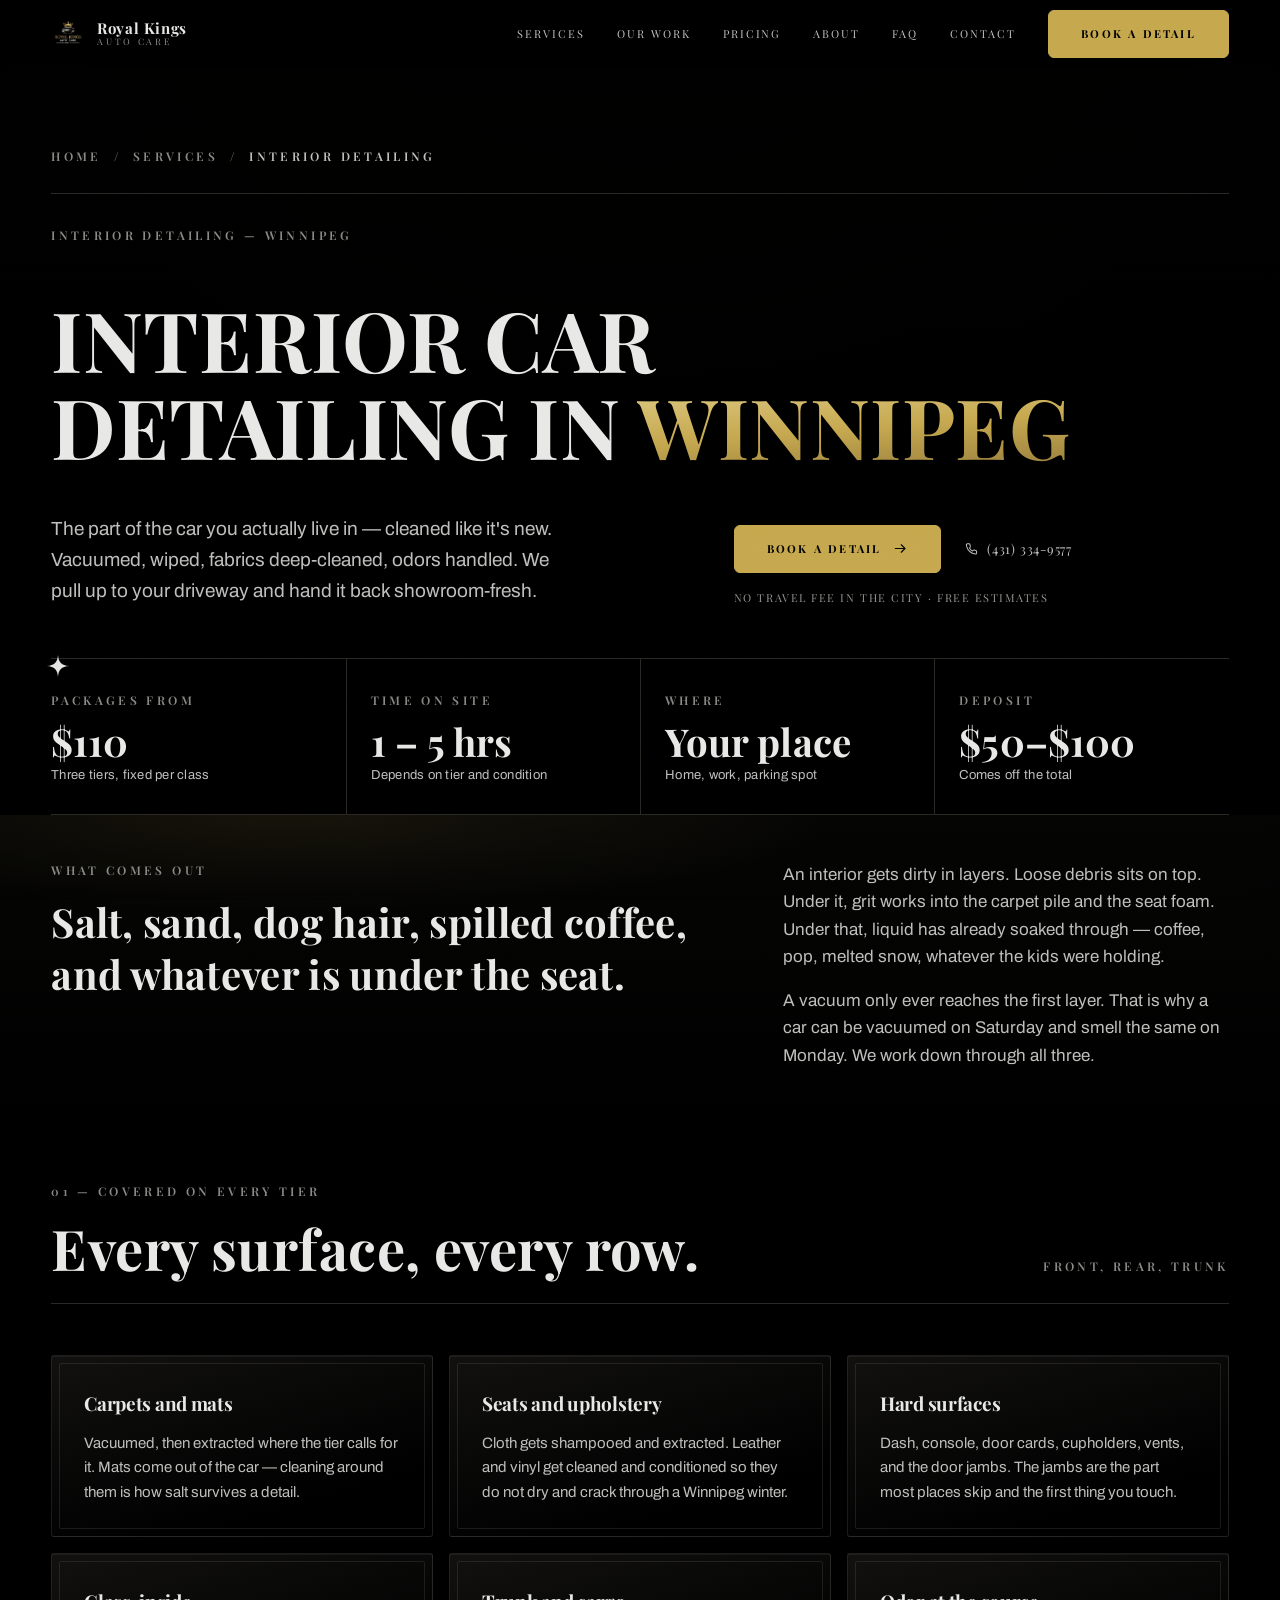
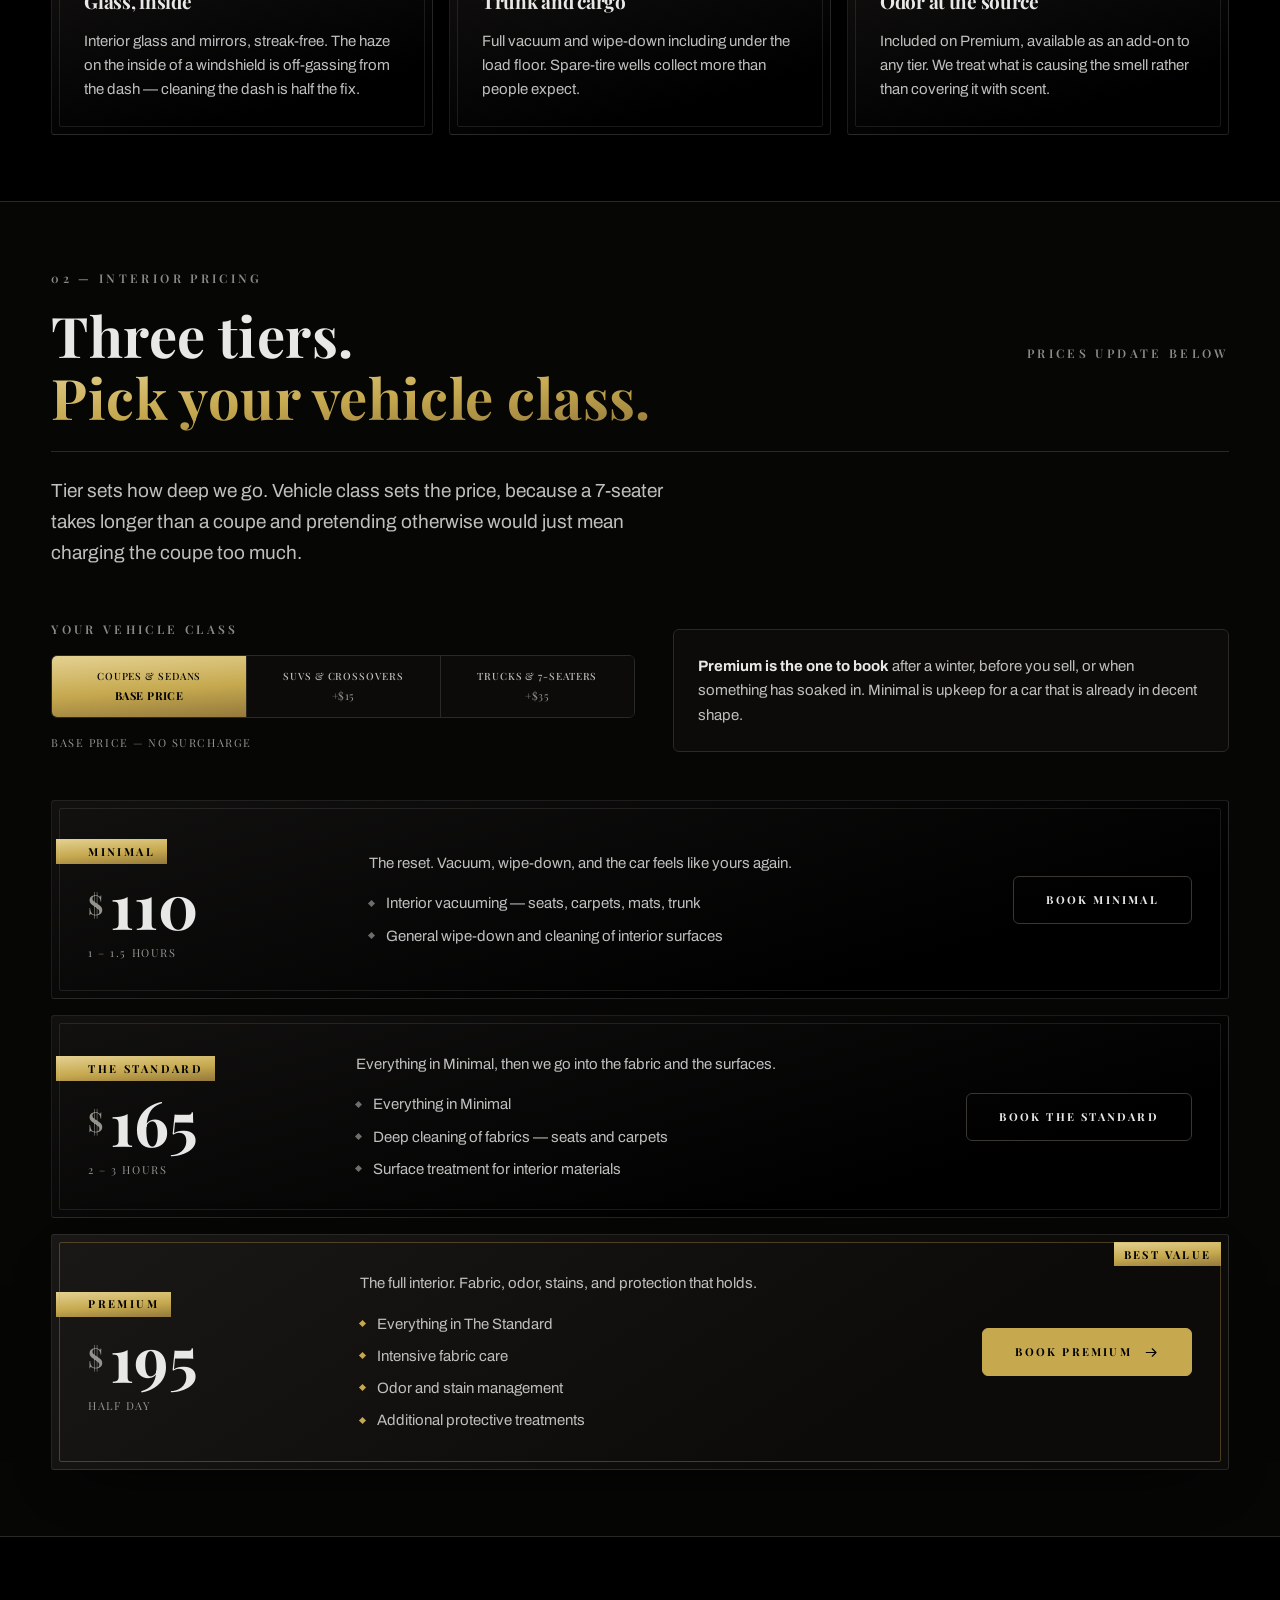
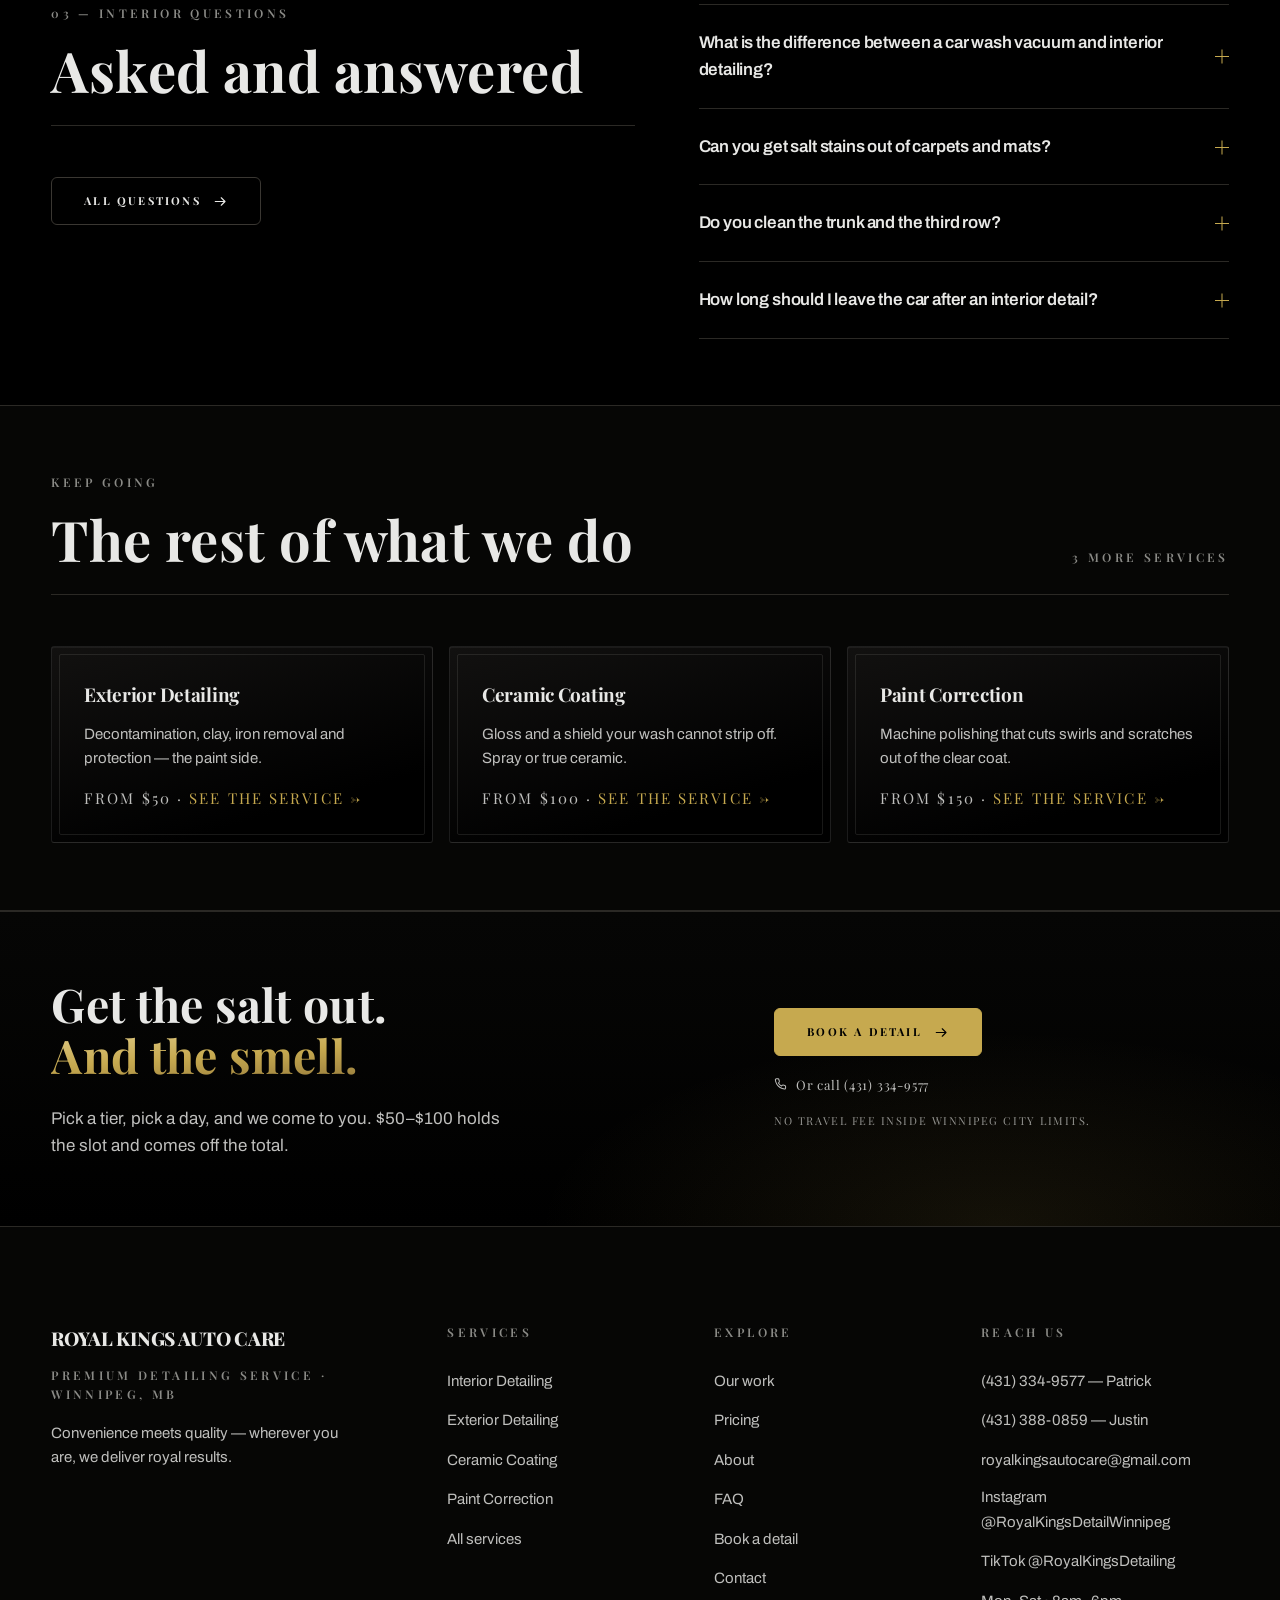
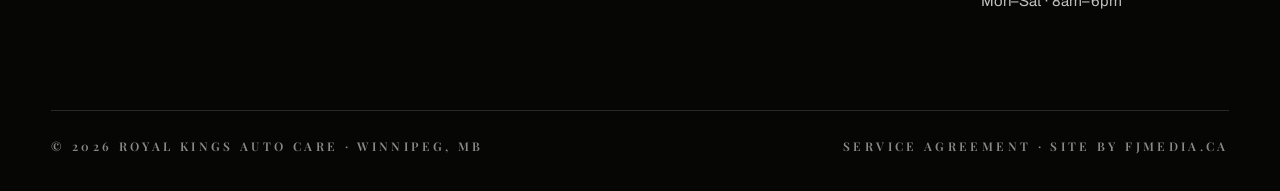
<file: services/interior-car-detailing-winnipeg.html>
<!DOCTYPE html>
<html lang="en-CA" data-theme="sign">
<head>

  <meta charset="utf-8">
  <meta name="viewport" content="width=device-width, initial-scale=1, viewport-fit=cover">
  <title>Interior Car Detailing Winnipeg | Royal Kings</title>
  <meta name="description" content="Interior car detailing in Winnipeg from $110. Extraction, fabric care, odor and salt removal on all three rows — done at your home or work. Book online.">
  <link rel="canonical" href="https://www.royalkingsdetailingwpg.ca/services/interior-car-detailing-winnipeg">
  <meta name="robots" content="index, follow">
  <meta property="og:type" content="website">
  <meta property="og:site_name" content="Royal Kings Auto Care">
  <meta property="og:title" content="Interior Car Detailing Winnipeg | Royal Kings">
  <meta property="og:description" content="Interior car detailing in Winnipeg from $110. Extraction, fabric care, odor and salt removal on all three rows — done at your home or work. Book online.">
  <meta property="og:url" content="https://www.royalkingsdetailingwpg.ca/services/interior-car-detailing-winnipeg">
  <meta property="og:image" content="https://www.royalkingsdetailingwpg.ca/Logo.jpg">
  <meta name="twitter:card" content="summary_large_image">
  <meta name="twitter:title" content="Interior Car Detailing Winnipeg | Royal Kings">
  <meta name="twitter:description" content="Interior car detailing in Winnipeg from $110. Extraction, fabric care, odor and salt removal on all three rows — done at your home or work. Book online.">
  <meta name="twitter:image" content="https://www.royalkingsdetailingwpg.ca/Logo.jpg">
  <meta name="theme-color" content="#000000">
  <link rel="icon" type="image/svg+xml" href="data:image/svg+xml,%3Csvg xmlns='http://www.w3.org/2000/svg' viewBox='0 0 32 32'%3E%3Crect width='32' height='32' fill='%23000000'/%3E%3Cpath d='M5 20.5 L7 10 L12.5 15 L16 7 L19.5 15 L25 10 L27 20.5 Z' fill='%23C6A94F'/%3E%3Crect x='5' y='22.5' width='22' height='3' fill='%23C6A94F'/%3E%3C/svg%3E">
  <link rel="apple-touch-icon" href="/Logo.jpg">
  <link rel="preconnect" href="https://fonts.googleapis.com">
  <link rel="preconnect" href="https://fonts.gstatic.com" crossorigin>
  <link rel="stylesheet" href="https://fonts.googleapis.com/css2?family=Archivo:wdth,wght@62..125,400..800&family=JetBrains+Mono:wght@400;500;700&display=swap">
  <link rel="stylesheet" href="/assets/rk.css?v=92a2e8c5">
  <link rel="stylesheet" href="https://fonts.googleapis.com/css2?family=Playfair+Display:wght@400..900&display=swap">
  <link rel="stylesheet" href="/assets/rk-sign.css?v=e4436149">

  <script type="application/ld+json">{"@context":"https://schema.org","@type":"Service","name":"Interior Car Detailing Winnipeg","description":"Interior car detailing in Winnipeg — vacuum, hot-water extraction, fabric and leather care, hard surfaces, glass and odor treatment, performed at the customer’s location.","serviceType":"Interior Car Detailing","url":"https://www.royalkingsdetailingwpg.ca/services/interior-car-detailing-winnipeg","provider":{"@id":"https://www.royalkingsdetailingwpg.ca/#business"},"areaServed":{"@type":"City","name":"Winnipeg"},"offers":{"@type":"Offer","priceCurrency":"CAD","availability":"https://schema.org/InStock","priceSpecification":{"@type":"PriceSpecification","minPrice":110,"priceCurrency":"CAD"}}}</script>
  <script type="application/ld+json">{"@context":"https://schema.org","@type":"BreadcrumbList","itemListElement":[{"@type":"ListItem","position":1,"name":"Home","item":"https://www.royalkingsdetailingwpg.ca/"},{"@type":"ListItem","position":2,"name":"Services","item":"https://www.royalkingsdetailingwpg.ca/services"},{"@type":"ListItem","position":3,"name":"Interior Detailing","item":"https://www.royalkingsdetailingwpg.ca/services/interior-car-detailing-winnipeg"}]}</script>
  <script type="application/ld+json">{"@context":"https://schema.org","@type":"FAQPage","mainEntity":[{"@type":"Question","name":"What is the difference between a car wash vacuum and interior detailing?","acceptedAnswer":{"@type":"Answer","text":"A vacuum lifts what is loose on top. Detailing gets what has bonded to the fibre — salt that has dried into the carpet, grit worked into the seat foam, and the film on every hard surface. We use extraction, not suction alone."}},{"@type":"Question","name":"Can you get salt stains out of carpets and mats?","acceptedAnswer":{"@type":"Answer","text":"Usually, yes. Dried road salt leaves a white bloom that re-appears after a surface clean because the salt is still in the fibre. Hot-water extraction pulls it out rather than redistributing it. Badly set-in salt on light carpet can leave a faint shadow — we will tell you before we start if we think that is the case."}},{"@type":"Question","name":"Do you clean the trunk and the third row?","acceptedAnswer":{"@type":"Answer","text":"Yes. Trunk and every row of seating are part of the interior on all three packages. Vehicle class pricing exists because a 7-seater is genuinely more work than a Civic, not as a surcharge for the sake of one."}},{"@type":"Question","name":"How long should I leave the car after an interior detail?","acceptedAnswer":{"@type":"Answer","text":"Give fabric a few hours with the windows cracked if the weather allows. Extraction leaves the material damp, not wet. In winter we will run it dry as far as we can before we finish."}}]}</script>
</head>
<body>
<a class="btn btn-ghost vh" href="#main">Skip to content</a>

<header class="nav" id="nav">
  <div class="wrap nav-inner">
    <a class="brand" href="/" aria-label="Royal Kings Auto Care — home">
      <img src="/Logo.jpg" width="34" height="34" alt="">
      <span class="brand-txt"><b>Royal Kings</b><span>Auto Care</span></span>
    </a>
    <nav class="nav-links" aria-label="Primary">
        <a href="/services">Services</a>
        <a href="/gallery">Our work</a>
        <a href="/pricing">Pricing</a>
        <a href="/about">About</a>
        <a href="/faq">FAQ</a>
        <a href="/contact">Contact</a>
      
      <a class="btn btn-primary nav-cta" href="/book">Book a detail</a>
    </nav>
    <button class="nav-toggle" type="button" id="navToggle" aria-expanded="false" aria-controls="drawer">
      <svg class="ic" viewBox="0 0 20 20" fill="none" stroke="currentColor" stroke-width="1.5" stroke-linecap="round" stroke-linejoin="round" aria-hidden="true"><path d="M2 5h16M2 10h16M2 15h16"/></svg><span class="vh">Open menu</span>
    </button>
  </div>
</header>

<div class="drawer" id="drawer" data-open="false">
  <div class="drawer-top">
    <a class="brand" href="/"><img src="/Logo.jpg" width="34" height="34" alt=""><span class="brand-txt"><b>Royal Kings</b><span>Auto Care</span></span></a>
    <button class="nav-toggle" type="button" id="navClose"><svg class="ic" viewBox="0 0 20 20" fill="none" stroke="currentColor" stroke-width="1.5" stroke-linecap="round" stroke-linejoin="round" aria-hidden="true"><path d="M4 4l12 12M16 4L4 16"/></svg><span class="vh">Close menu</span></button>
  </div>
  <nav aria-label="Menu">
        <a href="/services">Services</a>
        <a href="/gallery">Our work</a>
        <a href="/pricing">Pricing</a>
        <a href="/about">About</a>
        <a href="/faq">FAQ</a>
        <a href="/contact">Contact</a>
  </nav>
  <div class="drawer-foot">
    
    <a class="btn btn-primary" href="/book">Book a detail <svg class="ic" viewBox="0 0 20 20" fill="none" stroke="currentColor" stroke-width="1.5" stroke-linecap="round" stroke-linejoin="round" aria-hidden="true"><path d="M3 10h13M11 5l5 5-5 5"/></svg></a>
    <a class="drawer-call" href="tel:+14313349577"><svg class="ic" viewBox="0 0 20 20" fill="none" stroke="currentColor" stroke-width="1.5" stroke-linecap="round" stroke-linejoin="round" aria-hidden="true"><path d="M17 13.9v2.3a1.5 1.5 0 0 1-1.6 1.5 15 15 0 0 1-6.5-2.3 14.7 14.7 0 0 1-4.5-4.5A15 15 0 0 1 2 4.3 1.5 1.5 0 0 1 3.5 2.7h2.3a1.5 1.5 0 0 1 1.5 1.3c.1.7.3 1.4.5 2.1a1.5 1.5 0 0 1-.3 1.6l-1 1a12 12 0 0 0 4.5 4.5l1-1a1.5 1.5 0 0 1 1.6-.3c.7.2 1.4.4 2.1.5a1.5 1.5 0 0 1 1.3 1.5z"/></svg> (431) 334-9577 — Patrick</a>
  </div>
</div>
<main id="main">


<section class="hero" aria-labelledby="h1">
  <div class="hero-bg" aria-hidden="true"></div>
  <div class="wrap hero-inner">
    <nav class="crumb" aria-label="Breadcrumb" style="padding-bottom:var(--s-5);border-bottom:var(--stroke)">
      <a href="/">Home</a><span aria-hidden="true">/</span>
      <a href="/services">Services</a><span aria-hidden="true">/</span>
      <span aria-current="page">Interior Detailing</span>
    </nav>

    <span class="kicker" style="margin-top:var(--s-6)">Interior Detailing — Winnipeg</span>
    <h1 class="hero-h1" id="h1" style="font-size:var(--fs-4xl)">Interior Car Detailing in <em>Winnipeg</em></h1>

    <div class="hero-row">
      <p class="hero-sub">The part of the car you actually live in — cleaned like it's new. Vacuumed, wiped, fabrics deep-cleaned, odors handled. We pull up to your driveway and hand it back showroom-fresh.</p>
      <div class="hero-act">
        <div class="hero-act-row">
          <a class="btn btn-primary" href="/book">Book a detail <svg class="ic" viewBox="0 0 20 20" fill="none" stroke="currentColor" stroke-width="1.5" stroke-linecap="round" stroke-linejoin="round" aria-hidden="true"><path d="M3 10h13M11 5l5 5-5 5"/></svg></a>
          <a class="hero-call" href="tel:+14313349577"><svg class="ic" viewBox="0 0 20 20" fill="none" stroke="currentColor" stroke-width="1.5" stroke-linecap="round" stroke-linejoin="round" aria-hidden="true"><path d="M17 13.9v2.3a1.5 1.5 0 0 1-1.6 1.5 15 15 0 0 1-6.5-2.3 14.7 14.7 0 0 1-4.5-4.5A15 15 0 0 1 2 4.3 1.5 1.5 0 0 1 3.5 2.7h2.3a1.5 1.5 0 0 1 1.5 1.3c.1.7.3 1.4.5 2.1a1.5 1.5 0 0 1-.3 1.6l-1 1a12 12 0 0 0 4.5 4.5l1-1a1.5 1.5 0 0 1 1.6-.3c.7.2 1.4.4 2.1.5a1.5 1.5 0 0 1 1.3 1.5z"/></svg> (431) 334-9577</a>
        </div>
        <span class="hero-fine">No travel fee in the city · Free estimates</span>
      </div>
    </div>

    <div class="spec">
      
      <div class="spec-cell bkt">
        <span class="spec-k">Packages from</span>
        <p class="spec-v num">$110<small>Three tiers, fixed per class</small></p>
      </div>
      <div class="spec-cell">
        <span class="spec-k">Time on site</span>
        <p class="spec-v num">1 – 5 hrs<small>Depends on tier and condition</small></p>
      </div>
      <div class="spec-cell">
        <span class="spec-k">Where</span>
        <p class="spec-v">Your place<small>Home, work, parking spot</small></p>
      </div>
      <div class="spec-cell">
        <span class="spec-k">Deposit</span>
        <p class="spec-v num">$50–$100<small>Comes off the total</small></p>
      </div>
    </div>
  </div>
</section>

<section class="sec sec-tight band-deep pool" aria-labelledby="in-h">
  <div class="wrap split split-lead">
    <div>
      <span class="kicker">What comes out</span>
      <h2 id="in-h" style="font-size:var(--fs-2xl);line-height:var(--lh-tight);letter-spacing:var(--tr-display);text-transform:uppercase;font-stretch:110%">
        Salt, sand, dog hair, spilled coffee, and whatever is under the seat.
      </h2>
    </div>
    <div class="prose">
      <p>
        An interior gets dirty in layers. Loose debris sits on top. Under it, grit works into
        the carpet pile and the seat foam. Under that, liquid has already soaked through —
        coffee, pop, melted snow, whatever the kids were holding.
      </p>
      <p>
        A vacuum only ever reaches the first layer. That is why a car can be vacuumed on
        Saturday and smell the same on Monday. We work down through all three.
      </p>
    </div>
  </div>
</section>

<section class="sec" aria-labelledby="cov-h">
  <div class="wrap">
    
  <div class="sec-head">
    <span class="kicker">01 — Covered on every tier</span>
    <div class="sec-head-row">
      <h2><span id="cov-h">Every surface, every row.</span></h2>
      <span class="sec-head-meta">Front, rear, trunk</span>
    </div>
    
  </div>
    <div class="cols-3">
      <article class="card"><h3>Carpets and mats</h3><p>Vacuumed, then extracted where the tier calls for it. Mats come out of the car — cleaning around them is how salt survives a detail.</p></article>
      <article class="card"><h3>Seats and upholstery</h3><p>Cloth gets shampooed and extracted. Leather and vinyl get cleaned and conditioned so they do not dry and crack through a Winnipeg winter.</p></article>
      <article class="card"><h3>Hard surfaces</h3><p>Dash, console, door cards, cupholders, vents, and the door jambs. The jambs are the part most places skip and the first thing you touch.</p></article>
      <article class="card"><h3>Glass, inside</h3><p>Interior glass and mirrors, streak-free. The haze on the inside of a windshield is off-gassing from the dash — cleaning the dash is half the fix.</p></article>
      <article class="card"><h3>Trunk and cargo</h3><p>Full vacuum and wipe-down including under the load floor. Spare-tire wells collect more than people expect.</p></article>
      <article class="card"><h3>Odor at the source</h3><p>Included on Premium, available as an add-on to any tier. We treat what is causing the smell rather than covering it with scent.</p></article>
    </div>
  </div>
</section>

<section class="sec band" id="pricing" aria-labelledby="pr-h">
  <div class="wrap">
    
  <div class="sec-head">
    <span class="kicker">02 — Interior pricing</span>
    <div class="sec-head-row">
      <h2><span id="pr-h">Three tiers.<br><em>Pick your vehicle class.</em></span></h2>
      <span class="sec-head-meta">Prices update below</span>
    </div>
    <p class="sec-lede">Tier sets how deep we go. Vehicle class sets the price, because a 7-seater takes longer than a coupe and pretending otherwise would just mean charging the coupe too much.</p>
  </div>
    
  <div class="pkg-control">
    
  <div class="stack-4">
    <span class="kicker" id="segLabel">Your vehicle class</span>
    <div class="seg" id="vehicleSeg" role="group" aria-labelledby="segLabel">
      
      <button class="seg-btn" type="button" aria-pressed="true" data-class="Coupes &amp; Sedans" data-surcharge="0">
        <span class="seg-l">Coupes &amp; Sedans</span>
        <span class="seg-s num">Base price</span>
      </button>
      <button class="seg-btn" type="button" aria-pressed="false" data-class="SUVs &amp; Crossovers" data-surcharge="15">
        <span class="seg-l">SUVs &amp; Crossovers</span>
        <span class="seg-s num">+$15</span>
      </button>
      <button class="seg-btn" type="button" aria-pressed="false" data-class="Trucks &amp; 7-Seaters" data-surcharge="35">
        <span class="seg-l">Trucks &amp; 7-Seaters</span>
        <span class="seg-s num">+$35</span>
      </button>
    </div>
    <p class="seg-note" id="segNote">Base price — no surcharge</p>
  </div>
    <p class="notice"><strong>Premium is the one to book</strong> after a winter, before you sell, or when something has soaked in. Minimal is upkeep for a car that is already in decent shape.</p>
  </div>
  
  <div class="pkgs">
    
    <article class="pkg">
      
      <div>
        <span class="pkg-name">Minimal</span>
        <p class="pkg-price num"><span class="cur">$</span><span class="price-val" data-base="110">110</span></p>
        <p class="pkg-meta">1 – 1.5 hours</p>
      </div>
      <div>
        <p class="pkg-line">The reset. Vacuum, wipe-down, and the car feels like yours again.</p>
        <ul class="pkg-inc">
          <li>Interior vacuuming — seats, carpets, mats, trunk</li>
          <li>General wipe-down and cleaning of interior surfaces</li>
        </ul>
      </div>
      <a class="btn btn-ghost" href="/book?package=minimal">
        Book Minimal
      </a>
    </article>
    <article class="pkg">
      
      <div>
        <span class="pkg-name">The Standard</span>
        <p class="pkg-price num"><span class="cur">$</span><span class="price-val" data-base="165">165</span></p>
        <p class="pkg-meta">2 – 3 hours</p>
      </div>
      <div>
        <p class="pkg-line">Everything in Minimal, then we go into the fabric and the surfaces.</p>
        <ul class="pkg-inc">
          <li>Everything in Minimal</li>
          <li>Deep cleaning of fabrics — seats and carpets</li>
          <li>Surface treatment for interior materials</li>
        </ul>
      </div>
      <a class="btn btn-ghost" href="/book?package=standard">
        Book The Standard
      </a>
    </article>
    <article class="pkg pkg-featured bkt">
      <span class="pkg-badge">Best Value</span>
      <div>
        <span class="pkg-name">Premium</span>
        <p class="pkg-price num"><span class="cur">$</span><span class="price-val" data-base="195">195</span></p>
        <p class="pkg-meta">Half day</p>
      </div>
      <div>
        <p class="pkg-line">The full interior. Fabric, odor, stains, and protection that holds.</p>
        <ul class="pkg-inc">
          <li>Everything in The Standard</li>
          <li>Intensive fabric care</li>
          <li>Odor and stain management</li>
          <li>Additional protective treatments</li>
        </ul>
      </div>
      <a class="btn btn-primary" href="/book?package=premium">
        Book Premium <svg class="ic" viewBox="0 0 20 20" fill="none" stroke="currentColor" stroke-width="1.5" stroke-linecap="round" stroke-linejoin="round" aria-hidden="true"><path d="M3 10h13M11 5l5 5-5 5"/></svg>
      </a>
    </article>
  </div>
  </div>
</section>

<section class="sec" aria-labelledby="faq-h">
  <div class="wrap split split-offer" style="align-items:start">
    <div>
      
  <div class="sec-head">
    <span class="kicker">03 — Interior questions</span>
    <div class="sec-head-row">
      <h2><span id="faq-h">Asked and answered</span></h2>
      
    </div>
    
  </div>
      <a class="btn btn-ghost" href="/faq">All questions <svg class="ic" viewBox="0 0 20 20" fill="none" stroke="currentColor" stroke-width="1.5" stroke-linecap="round" stroke-linejoin="round" aria-hidden="true"><path d="M3 10h13M11 5l5 5-5 5"/></svg></a>
    </div>
    <div class="acc">
      
      <details>
        <summary>What is the difference between a car wash vacuum and interior detailing?<span class="acc-ic" aria-hidden="true"></span></summary>
        <div class="acc-body">A vacuum lifts what is loose on top. Detailing gets what has bonded to the fibre — salt that has dried into the carpet, grit worked into the seat foam, and the film on every hard surface. We use extraction, not suction alone.</div>
      </details>
      <details>
        <summary>Can you get salt stains out of carpets and mats?<span class="acc-ic" aria-hidden="true"></span></summary>
        <div class="acc-body">Usually, yes. Dried road salt leaves a white bloom that re-appears after a surface clean because the salt is still in the fibre. Hot-water extraction pulls it out rather than redistributing it. Badly set-in salt on light carpet can leave a faint shadow — we will tell you before we start if we think that is the case.</div>
      </details>
      <details>
        <summary>Do you clean the trunk and the third row?<span class="acc-ic" aria-hidden="true"></span></summary>
        <div class="acc-body">Yes. Trunk and every row of seating are part of the interior on all three packages. Vehicle class pricing exists because a 7-seater is genuinely more work than a Civic, not as a surcharge for the sake of one.</div>
      </details>
      <details>
        <summary>How long should I leave the car after an interior detail?<span class="acc-ic" aria-hidden="true"></span></summary>
        <div class="acc-body">Give fabric a few hours with the windows cracked if the weather allows. Extraction leaves the material damp, not wet. In winter we will run it dry as far as we can before we finish.</div>
      </details>
    </div>
  </div>
</section>


<section class="sec band" aria-labelledby="rel-h">
  <div class="wrap">
    <div class="sec-head">
      <span class="kicker">Keep going</span>
      <div class="sec-head-row">
        <h2 id="rel-h">The rest of what we do</h2>
        <span class="sec-head-meta">3 more services</span>
      </div>
    </div>
    <div class="cols-3">
      
      <a class="card card-flat" href="/services/exterior-detailing-winnipeg">
        <h3>Exterior Detailing</h3>
        <p>Decontamination, clay, iron removal and protection — the paint side.</p>
        <p class="pkg-meta" style="margin-top:var(--s-4)">From $50 · <span class="gold">See the service →</span></p>
      </a>
      <a class="card card-flat" href="/services/ceramic-coating-winnipeg">
        <h3>Ceramic Coating</h3>
        <p>Gloss and a shield your wash cannot strip off. Spray or true ceramic.</p>
        <p class="pkg-meta" style="margin-top:var(--s-4)">From $100 · <span class="gold">See the service →</span></p>
      </a>
      <a class="card card-flat" href="/services/paint-correction-winnipeg">
        <h3>Paint Correction</h3>
        <p>Machine polishing that cuts swirls and scratches out of the clear coat.</p>
        <p class="pkg-meta" style="margin-top:var(--s-4)">From $150 · <span class="gold">See the service →</span></p>
      </a>
    </div>
  </div>
</section>


<section class="sec cta" aria-labelledby="cta-h">
  <div class="wrap cta-inner">
    <div>
      <h2 id="cta-h">Get the salt out.<br class="br-desk"> <em>And the smell.</em></h2>
      <p>Pick a tier, pick a day, and we come to you. $50–$100 holds the slot and comes off the total.</p>
    </div>
    <div class="cta-act">
      <a class="btn btn-primary" href="/book">Book a detail <svg class="ic" viewBox="0 0 20 20" fill="none" stroke="currentColor" stroke-width="1.5" stroke-linecap="round" stroke-linejoin="round" aria-hidden="true"><path d="M3 10h13M11 5l5 5-5 5"/></svg></a>
      <a class="hero-call" href="tel:+14313349577"><svg class="ic" viewBox="0 0 20 20" fill="none" stroke="currentColor" stroke-width="1.5" stroke-linecap="round" stroke-linejoin="round" aria-hidden="true"><path d="M17 13.9v2.3a1.5 1.5 0 0 1-1.6 1.5 15 15 0 0 1-6.5-2.3 14.7 14.7 0 0 1-4.5-4.5A15 15 0 0 1 2 4.3 1.5 1.5 0 0 1 3.5 2.7h2.3a1.5 1.5 0 0 1 1.5 1.3c.1.7.3 1.4.5 2.1a1.5 1.5 0 0 1-.3 1.6l-1 1a12 12 0 0 0 4.5 4.5l1-1a1.5 1.5 0 0 1 1.6-.3c.7.2 1.4.4 2.1.5a1.5 1.5 0 0 1 1.3 1.5z"/></svg> Or call (431) 334-9577</a>
      <span class="hero-fine">No travel fee inside Winnipeg city limits.</span>
    </div>
  </div>
</section>

</main>

<footer class="foot">
  <div class="wrap">
    <div class="foot-grid">
      <div class="foot-brand">
        <b>Royal Kings Auto Care</b>
        <span class="foot-svc">Premium Detailing Service · Winnipeg, MB</span>
        <p class="foot-slogan">Convenience meets quality — wherever you are, we deliver royal results.</p>
      </div>
      <div>
        <h3>Services</h3>
        <ul class="foot-list">
          <li><a href="/services/interior-car-detailing-winnipeg">Interior Detailing</a></li>
          <li><a href="/services/exterior-detailing-winnipeg">Exterior Detailing</a></li>
          <li><a href="/services/ceramic-coating-winnipeg">Ceramic Coating</a></li>
          <li><a href="/services/paint-correction-winnipeg">Paint Correction</a></li>
          <li><a href="/services">All services</a></li>
        </ul>
      </div>
      <div>
        <h3>Explore</h3>
        <ul class="foot-list">
          <li><a href="/gallery">Our work</a></li>
          <li><a href="/pricing">Pricing</a></li>
          <li><a href="/about">About</a></li>
          <li><a href="/faq">FAQ</a></li>
          <li><a href="/book">Book a detail</a></li>
          <li><a href="/contact">Contact</a></li>
        </ul>
      </div>
      <div>
        <h3>Reach us</h3>
        <ul class="foot-list">
          <li><a href="tel:+14313349577">(431) 334-9577 — Patrick</a></li>
          <li><a href="tel:+14313880859">(431) 388-0859 — Justin</a></li>
          <li><a href="mailto:royalkingsautocare@gmail.com">royalkingsautocare@gmail.com</a></li>
          <li><a href="https://www.instagram.com/RoyalKingsDetailWinnipeg/" target="_blank" rel="noopener">Instagram @RoyalKingsDetailWinnipeg</a></li>
          <li><a href="https://www.tiktok.com/@RoyalKingsDetailing" target="_blank" rel="noopener">TikTok @RoyalKingsDetailing</a></li>
          <li><span>Mon–Sat · 8am–6pm</span></li>
        </ul>
      </div>
    </div>
    <div class="foot-bar">
      <span>© <span id="yr">2026</span> Royal Kings Auto Care · Winnipeg, MB</span>
      <span><a href="/waiver">Service agreement</a> · Site by <a href="https://www.fjmedia.ca" target="_blank" rel="noopener">FJMedia.ca</a></span>
    </div>
  </div>
</footer>

<div class="dock">
  <a class="btn btn-ghost" href="tel:+14313349577"><svg class="ic" viewBox="0 0 20 20" fill="none" stroke="currentColor" stroke-width="1.5" stroke-linecap="round" stroke-linejoin="round" aria-hidden="true"><path d="M17 13.9v2.3a1.5 1.5 0 0 1-1.6 1.5 15 15 0 0 1-6.5-2.3 14.7 14.7 0 0 1-4.5-4.5A15 15 0 0 1 2 4.3 1.5 1.5 0 0 1 3.5 2.7h2.3a1.5 1.5 0 0 1 1.5 1.3c.1.7.3 1.4.5 2.1a1.5 1.5 0 0 1-.3 1.6l-1 1a12 12 0 0 0 4.5 4.5l1-1a1.5 1.5 0 0 1 1.6-.3c.7.2 1.4.4 2.1.5a1.5 1.5 0 0 1 1.3 1.5z"/></svg> Call</a>
  <a class="btn btn-primary" href="/book">Book a detail</a>
</div>
<div class="toast" id="toast" role="status" aria-live="polite"></div>
<script src="/assets/rk.js?v=5d9f4acb" defer></script>
</body>
</html>
</file>
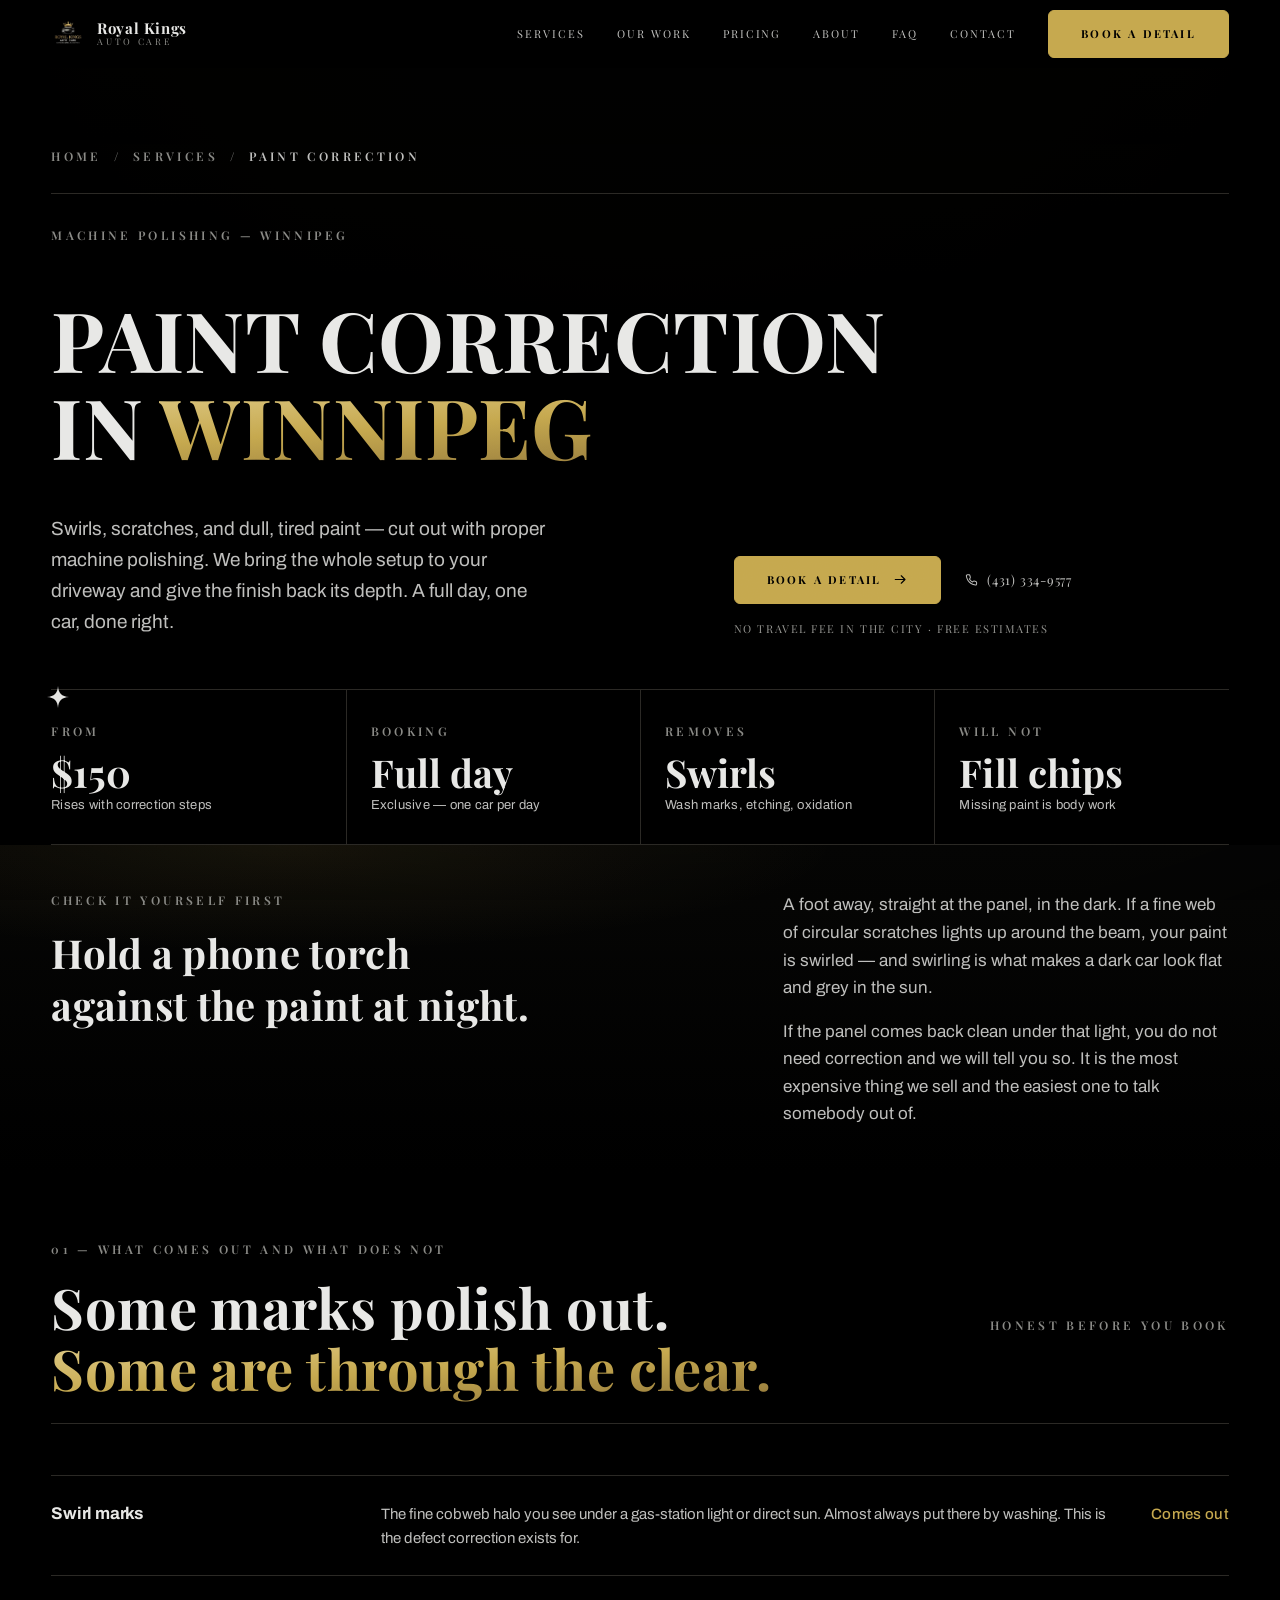
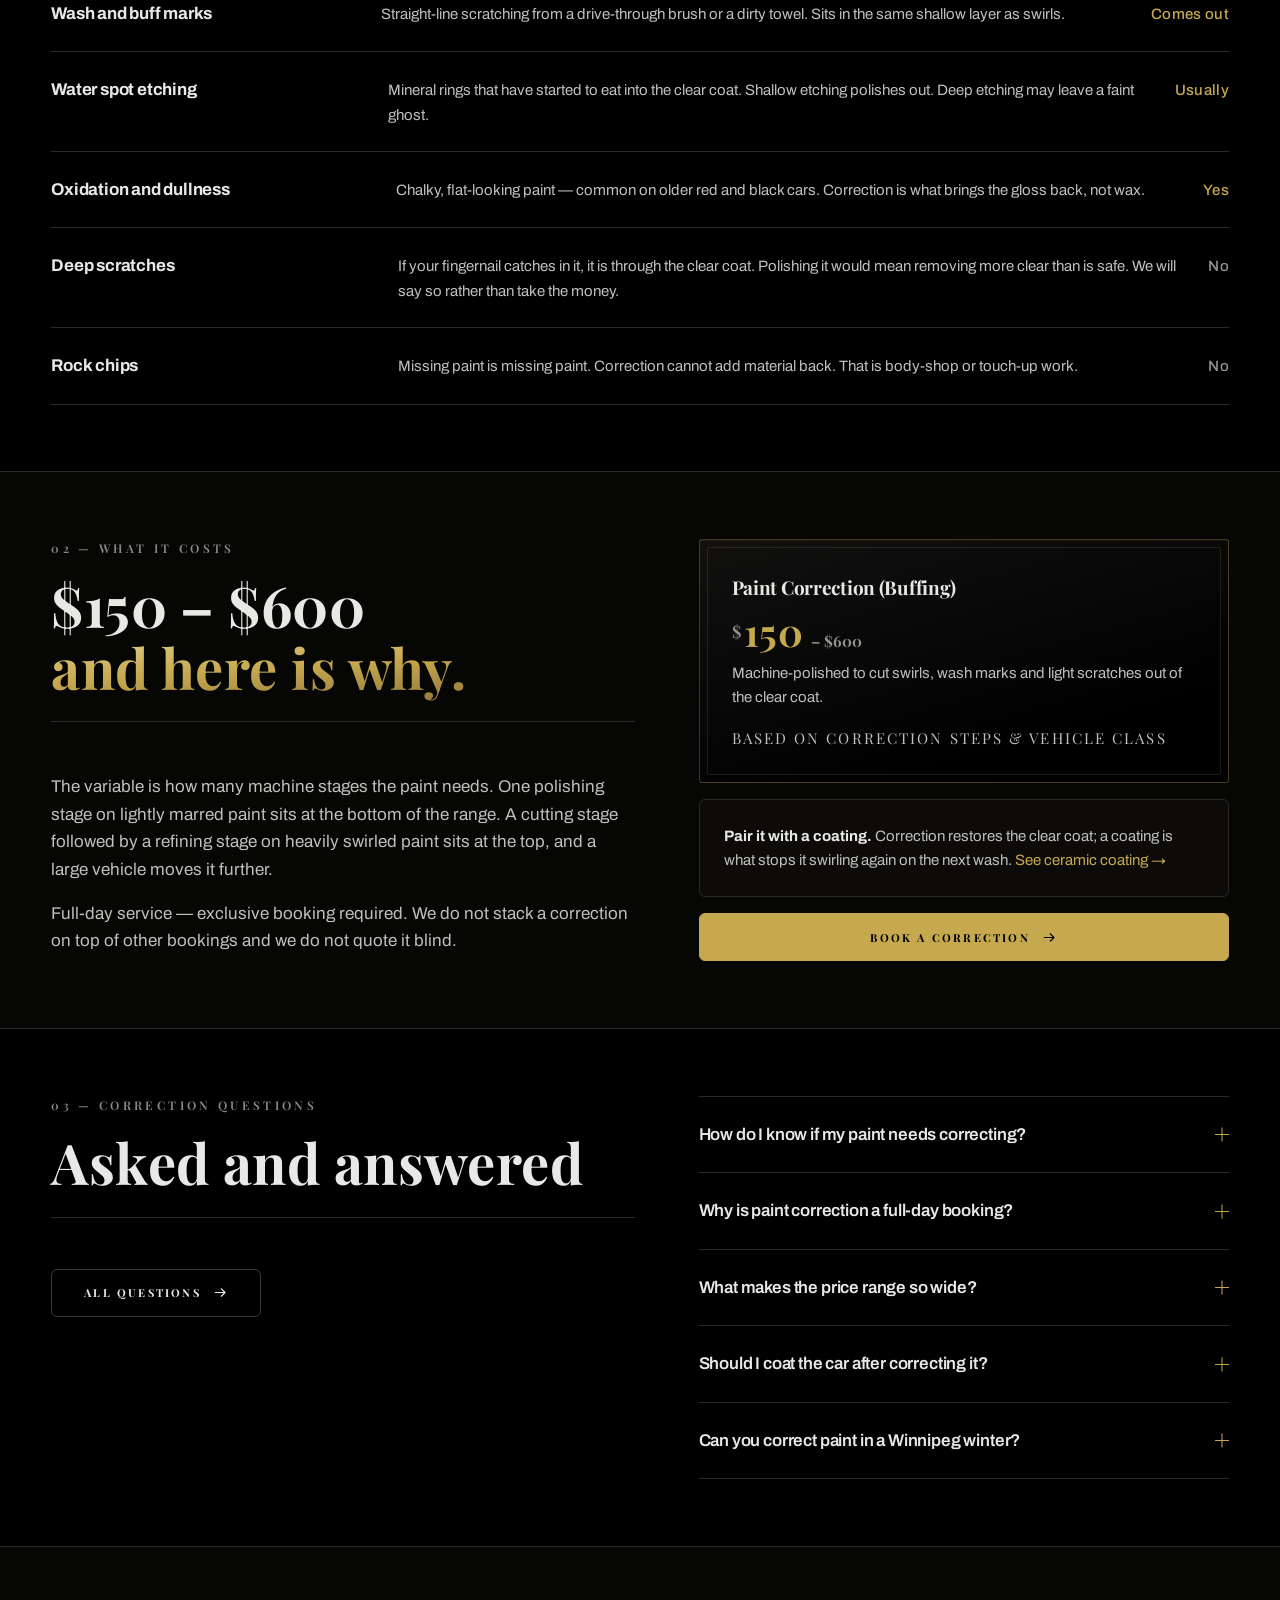
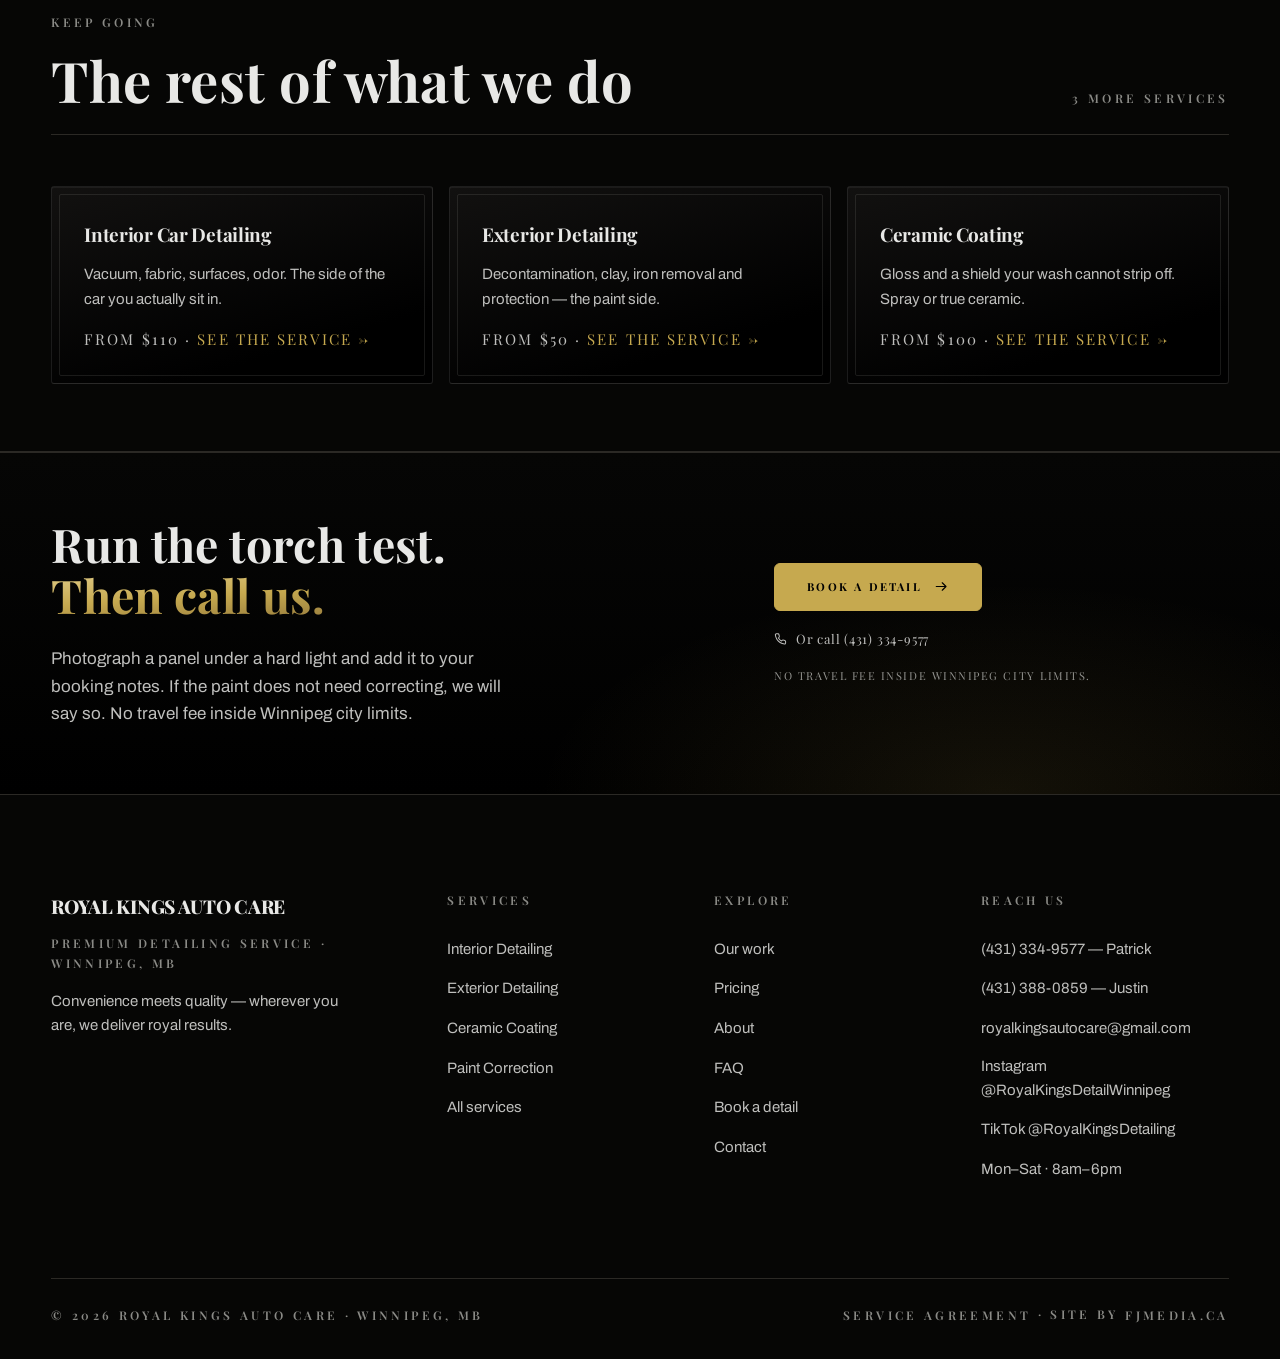
<file: services/paint-correction-winnipeg.html>
<!DOCTYPE html>
<html lang="en-CA" data-theme="sign">
<head>

  <meta charset="utf-8">
  <meta name="viewport" content="width=device-width, initial-scale=1, viewport-fit=cover">
  <title>Paint Correction Winnipeg | Royal Kings</title>
  <meta name="description" content="Paint correction in Winnipeg from $150. Machine polishing that removes swirl marks, wash marks and oxidation — a full-day exclusive booking at your location.">
  <link rel="canonical" href="https://www.royalkingsdetailingwpg.ca/services/paint-correction-winnipeg">
  <meta name="robots" content="index, follow">
  <meta property="og:type" content="website">
  <meta property="og:site_name" content="Royal Kings Auto Care">
  <meta property="og:title" content="Paint Correction Winnipeg | Royal Kings">
  <meta property="og:description" content="Paint correction in Winnipeg from $150. Machine polishing that removes swirl marks, wash marks and oxidation — a full-day exclusive booking at your location.">
  <meta property="og:url" content="https://www.royalkingsdetailingwpg.ca/services/paint-correction-winnipeg">
  <meta property="og:image" content="https://www.royalkingsdetailingwpg.ca/Logo.jpg">
  <meta name="twitter:card" content="summary_large_image">
  <meta name="twitter:title" content="Paint Correction Winnipeg | Royal Kings">
  <meta name="twitter:description" content="Paint correction in Winnipeg from $150. Machine polishing that removes swirl marks, wash marks and oxidation — a full-day exclusive booking at your location.">
  <meta name="twitter:image" content="https://www.royalkingsdetailingwpg.ca/Logo.jpg">
  <meta name="theme-color" content="#000000">
  <link rel="icon" type="image/svg+xml" href="data:image/svg+xml,%3Csvg xmlns='http://www.w3.org/2000/svg' viewBox='0 0 32 32'%3E%3Crect width='32' height='32' fill='%23000000'/%3E%3Cpath d='M5 20.5 L7 10 L12.5 15 L16 7 L19.5 15 L25 10 L27 20.5 Z' fill='%23C6A94F'/%3E%3Crect x='5' y='22.5' width='22' height='3' fill='%23C6A94F'/%3E%3C/svg%3E">
  <link rel="apple-touch-icon" href="/Logo.jpg">
  <link rel="preconnect" href="https://fonts.googleapis.com">
  <link rel="preconnect" href="https://fonts.gstatic.com" crossorigin>
  <link rel="stylesheet" href="https://fonts.googleapis.com/css2?family=Archivo:wdth,wght@62..125,400..800&family=JetBrains+Mono:wght@400;500;700&display=swap">
  <link rel="stylesheet" href="/assets/rk.css?v=92a2e8c5">
  <link rel="stylesheet" href="https://fonts.googleapis.com/css2?family=Playfair+Display:wght@400..900&display=swap">
  <link rel="stylesheet" href="/assets/rk-sign.css?v=e4436149">

  <script type="application/ld+json">{"@context":"https://schema.org","@type":"Service","name":"Paint Correction Winnipeg","description":"Paint correction in Winnipeg — multi-stage machine polishing that removes swirl marks, wash marks, water-spot etching and oxidation from automotive clear coat.","serviceType":"Paint Correction","url":"https://www.royalkingsdetailingwpg.ca/services/paint-correction-winnipeg","provider":{"@id":"https://www.royalkingsdetailingwpg.ca/#business"},"areaServed":{"@type":"City","name":"Winnipeg"},"offers":{"@type":"Offer","priceCurrency":"CAD","availability":"https://schema.org/InStock","priceSpecification":{"@type":"PriceSpecification","minPrice":150,"priceCurrency":"CAD"}}}</script>
  <script type="application/ld+json">{"@context":"https://schema.org","@type":"BreadcrumbList","itemListElement":[{"@type":"ListItem","position":1,"name":"Home","item":"https://www.royalkingsdetailingwpg.ca/"},{"@type":"ListItem","position":2,"name":"Services","item":"https://www.royalkingsdetailingwpg.ca/services"},{"@type":"ListItem","position":3,"name":"Paint Correction","item":"https://www.royalkingsdetailingwpg.ca/services/paint-correction-winnipeg"}]}</script>
  <script type="application/ld+json">{"@context":"https://schema.org","@type":"FAQPage","mainEntity":[{"@type":"Question","name":"How do I know if my paint needs correcting?","acceptedAnswer":{"@type":"Answer","text":"Park in direct sun or hold a phone torch a foot from the panel at night. If you see a fine web of circular scratches radiating out from the light, that is swirling, and it is what correction removes. If the panel looks clean under a hard light, save your money."}},{"@type":"Question","name":"Why is paint correction a full-day booking?","acceptedAnswer":{"@type":"Answer","text":"Because it is measured in panels, not in hours of spraying. Each panel is washed, decontaminated, machine-polished in passes, then wiped and inspected under light. Rushing it is how you get holograms and burnt edges. We take one correction booking per day and that day is yours."}},{"@type":"Question","name":"What makes the price range so wide?","acceptedAnswer":{"@type":"Answer","text":"The number of correction steps. Lightly swirled paint may need one polishing stage. Heavily marred paint needs a cutting stage before the polishing stage, which roughly doubles the work. Vehicle size then multiplies it. We look at the panels first and quote the actual job."}},{"@type":"Question","name":"Should I coat the car after correcting it?","acceptedAnswer":{"@type":"Answer","text":"That is the right order and the reason to do both in one visit — you have just spent a day making the clear coat perfect, and a coating is what keeps it that way. Correcting and then leaving it bare means you start collecting swirls again on the next wash."}},{"@type":"Question","name":"Can you correct paint in a Winnipeg winter?","acceptedAnswer":{"@type":"Answer","text":"Not well, and not outdoors. Polishing needs a controlled surface temperature and somewhere the car can stay clean and dry. Book correction from late spring through fall, or in a heated garage."}}]}</script>
</head>
<body>
<a class="btn btn-ghost vh" href="#main">Skip to content</a>

<header class="nav" id="nav">
  <div class="wrap nav-inner">
    <a class="brand" href="/" aria-label="Royal Kings Auto Care — home">
      <img src="/Logo.jpg" width="34" height="34" alt="">
      <span class="brand-txt"><b>Royal Kings</b><span>Auto Care</span></span>
    </a>
    <nav class="nav-links" aria-label="Primary">
        <a href="/services">Services</a>
        <a href="/gallery">Our work</a>
        <a href="/pricing">Pricing</a>
        <a href="/about">About</a>
        <a href="/faq">FAQ</a>
        <a href="/contact">Contact</a>
      
      <a class="btn btn-primary nav-cta" href="/book">Book a detail</a>
    </nav>
    <button class="nav-toggle" type="button" id="navToggle" aria-expanded="false" aria-controls="drawer">
      <svg class="ic" viewBox="0 0 20 20" fill="none" stroke="currentColor" stroke-width="1.5" stroke-linecap="round" stroke-linejoin="round" aria-hidden="true"><path d="M2 5h16M2 10h16M2 15h16"/></svg><span class="vh">Open menu</span>
    </button>
  </div>
</header>

<div class="drawer" id="drawer" data-open="false">
  <div class="drawer-top">
    <a class="brand" href="/"><img src="/Logo.jpg" width="34" height="34" alt=""><span class="brand-txt"><b>Royal Kings</b><span>Auto Care</span></span></a>
    <button class="nav-toggle" type="button" id="navClose"><svg class="ic" viewBox="0 0 20 20" fill="none" stroke="currentColor" stroke-width="1.5" stroke-linecap="round" stroke-linejoin="round" aria-hidden="true"><path d="M4 4l12 12M16 4L4 16"/></svg><span class="vh">Close menu</span></button>
  </div>
  <nav aria-label="Menu">
        <a href="/services">Services</a>
        <a href="/gallery">Our work</a>
        <a href="/pricing">Pricing</a>
        <a href="/about">About</a>
        <a href="/faq">FAQ</a>
        <a href="/contact">Contact</a>
  </nav>
  <div class="drawer-foot">
    
    <a class="btn btn-primary" href="/book">Book a detail <svg class="ic" viewBox="0 0 20 20" fill="none" stroke="currentColor" stroke-width="1.5" stroke-linecap="round" stroke-linejoin="round" aria-hidden="true"><path d="M3 10h13M11 5l5 5-5 5"/></svg></a>
    <a class="drawer-call" href="tel:+14313349577"><svg class="ic" viewBox="0 0 20 20" fill="none" stroke="currentColor" stroke-width="1.5" stroke-linecap="round" stroke-linejoin="round" aria-hidden="true"><path d="M17 13.9v2.3a1.5 1.5 0 0 1-1.6 1.5 15 15 0 0 1-6.5-2.3 14.7 14.7 0 0 1-4.5-4.5A15 15 0 0 1 2 4.3 1.5 1.5 0 0 1 3.5 2.7h2.3a1.5 1.5 0 0 1 1.5 1.3c.1.7.3 1.4.5 2.1a1.5 1.5 0 0 1-.3 1.6l-1 1a12 12 0 0 0 4.5 4.5l1-1a1.5 1.5 0 0 1 1.6-.3c.7.2 1.4.4 2.1.5a1.5 1.5 0 0 1 1.3 1.5z"/></svg> (431) 334-9577 — Patrick</a>
  </div>
</div>
<main id="main">


<section class="hero" aria-labelledby="h1">
  <div class="hero-bg" aria-hidden="true"></div>
  <div class="wrap hero-inner">
    <nav class="crumb" aria-label="Breadcrumb" style="padding-bottom:var(--s-5);border-bottom:var(--stroke)">
      <a href="/">Home</a><span aria-hidden="true">/</span>
      <a href="/services">Services</a><span aria-hidden="true">/</span>
      <span aria-current="page">Paint Correction</span>
    </nav>

    <span class="kicker" style="margin-top:var(--s-6)">Machine Polishing — Winnipeg</span>
    <h1 class="hero-h1" id="h1" style="font-size:var(--fs-4xl)">Paint Correction in <em>Winnipeg</em></h1>

    <div class="hero-row">
      <p class="hero-sub">Swirls, scratches, and dull, tired paint — cut out with proper machine polishing. We bring the whole setup to your driveway and give the finish back its depth. A full day, one car, done right.</p>
      <div class="hero-act">
        <div class="hero-act-row">
          <a class="btn btn-primary" href="/book">Book a detail <svg class="ic" viewBox="0 0 20 20" fill="none" stroke="currentColor" stroke-width="1.5" stroke-linecap="round" stroke-linejoin="round" aria-hidden="true"><path d="M3 10h13M11 5l5 5-5 5"/></svg></a>
          <a class="hero-call" href="tel:+14313349577"><svg class="ic" viewBox="0 0 20 20" fill="none" stroke="currentColor" stroke-width="1.5" stroke-linecap="round" stroke-linejoin="round" aria-hidden="true"><path d="M17 13.9v2.3a1.5 1.5 0 0 1-1.6 1.5 15 15 0 0 1-6.5-2.3 14.7 14.7 0 0 1-4.5-4.5A15 15 0 0 1 2 4.3 1.5 1.5 0 0 1 3.5 2.7h2.3a1.5 1.5 0 0 1 1.5 1.3c.1.7.3 1.4.5 2.1a1.5 1.5 0 0 1-.3 1.6l-1 1a12 12 0 0 0 4.5 4.5l1-1a1.5 1.5 0 0 1 1.6-.3c.7.2 1.4.4 2.1.5a1.5 1.5 0 0 1 1.3 1.5z"/></svg> (431) 334-9577</a>
        </div>
        <span class="hero-fine">No travel fee in the city · Free estimates</span>
      </div>
    </div>

    <div class="spec">
      
      <div class="spec-cell bkt">
        <span class="spec-k">From</span>
        <p class="spec-v num">$150<small>Rises with correction steps</small></p>
      </div>
      <div class="spec-cell">
        <span class="spec-k">Booking</span>
        <p class="spec-v">Full day<small>Exclusive — one car per day</small></p>
      </div>
      <div class="spec-cell">
        <span class="spec-k">Removes</span>
        <p class="spec-v">Swirls<small>Wash marks, etching, oxidation</small></p>
      </div>
      <div class="spec-cell">
        <span class="spec-k">Will not</span>
        <p class="spec-v">Fill chips<small>Missing paint is body work</small></p>
      </div>
    </div>
  </div>
</section>

<section class="sec sec-tight band-deep pool" aria-labelledby="test-h">
  <div class="wrap split split-lead">
    <div>
      <span class="kicker">Check it yourself first</span>
      <h2 id="test-h" style="font-size:var(--fs-2xl);line-height:var(--lh-tight);letter-spacing:var(--tr-display);text-transform:uppercase;font-stretch:110%">
        Hold a phone torch against the paint at night.
      </h2>
    </div>
    <div class="prose">
      <p>
        A foot away, straight at the panel, in the dark. If a fine web of circular
        scratches lights up around the beam, your paint is swirled — and swirling is
        what makes a dark car look flat and grey in the sun.
      </p>
      <p>
        If the panel comes back clean under that light, you do not need correction and
        we will tell you so. It is the most expensive thing we sell and the easiest one
        to talk somebody out of.
      </p>
    </div>
  </div>
</section>

<section class="sec" aria-labelledby="def-h">
  <div class="wrap">
    
  <div class="sec-head">
    <span class="kicker">01 — What comes out and what does not</span>
    <div class="sec-head-row">
      <h2><span id="def-h">Some marks polish out.<br><em>Some are through the clear.</em></span></h2>
      <span class="sec-head-meta">Honest before you book</span>
    </div>
    
  </div>
    <div class="matrix">
      
      <div class="mrow">
        <span class="mrow-name">Swirl marks</span>
        <span class="mrow-what">The fine cobweb halo you see under a gas-station light or direct sun. Almost always put there by washing. This is the defect correction exists for.</span>
        <span class="mrow-price num" style="color:var(--gold)">Comes out</span>
      </div>
      <div class="mrow">
        <span class="mrow-name">Wash and buff marks</span>
        <span class="mrow-what">Straight-line scratching from a drive-through brush or a dirty towel. Sits in the same shallow layer as swirls.</span>
        <span class="mrow-price num" style="color:var(--gold)">Comes out</span>
      </div>
      <div class="mrow">
        <span class="mrow-name">Water spot etching</span>
        <span class="mrow-what">Mineral rings that have started to eat into the clear coat. Shallow etching polishes out. Deep etching may leave a faint ghost.</span>
        <span class="mrow-price num" style="color:var(--gold)">Usually</span>
      </div>
      <div class="mrow">
        <span class="mrow-name">Oxidation and dullness</span>
        <span class="mrow-what">Chalky, flat-looking paint — common on older red and black cars. Correction is what brings the gloss back, not wax.</span>
        <span class="mrow-price num" style="color:var(--gold)">Yes</span>
      </div>
      <div class="mrow">
        <span class="mrow-name">Deep scratches</span>
        <span class="mrow-what">If your fingernail catches in it, it is through the clear coat. Polishing it would mean removing more clear than is safe. We will say so rather than take the money.</span>
        <span class="mrow-price num" style="color:var(--text-3)">No</span>
      </div>
      <div class="mrow">
        <span class="mrow-name">Rock chips</span>
        <span class="mrow-what">Missing paint is missing paint. Correction cannot add material back. That is body-shop or touch-up work.</span>
        <span class="mrow-price num" style="color:var(--text-3)">No</span>
      </div>
    </div>
  </div>
</section>

<section class="sec band" id="pricing" aria-labelledby="pr-h">
  <div class="wrap split split-offer" style="align-items:start">
    <div>
      
  <div class="sec-head">
    <span class="kicker">02 — What it costs</span>
    <div class="sec-head-row">
      <h2><span id="pr-h">$150 – $600<br><em>and here is why.</em></span></h2>
      
    </div>
    
  </div>
      <div class="prose">
        <p>
          The variable is how many machine stages the paint needs.
          One polishing stage on lightly marred paint sits at the bottom of the range.
          A cutting stage followed by a refining stage on heavily swirled paint sits at
          the top, and a large vehicle moves it further.
        </p>
        <p>
          Full-day service — exclusive booking required. We do not stack a correction on top of other bookings
          and we do not quote it blind.
        </p>
      </div>
    </div>
    <div class="stack-4">
      <article class="card bkt" style="border-color:var(--edge-gold)">
        <h3>Paint Correction (Buffing)</h3>
        <p class="pkg-price num gold" style="font-size:var(--fs-num-sm);margin:var(--s-3) 0"><span class="cur">$</span>150<span style="font-size:0.4em;color:var(--text-3)">&nbsp;–&nbsp;$600</span></p>
        <p>Machine-polished to cut swirls, wash marks and light scratches out of the clear coat.</p>
        <p class="pkg-meta" style="margin-top:var(--s-4)">Based on correction steps &amp; vehicle class</p>
      </article>
      <p class="notice">
        <strong>Pair it with a coating.</strong> Correction restores the clear coat;
        a coating is what stops it swirling again on the next wash.
        <a class="gold" href="/services/ceramic-coating-winnipeg">See ceramic coating →</a>
      </p>
      <a class="btn btn-primary" href="/book" style="width:100%">Book a correction <svg class="ic" viewBox="0 0 20 20" fill="none" stroke="currentColor" stroke-width="1.5" stroke-linecap="round" stroke-linejoin="round" aria-hidden="true"><path d="M3 10h13M11 5l5 5-5 5"/></svg></a>
    </div>
  </div>
</section>

<section class="sec" aria-labelledby="faq-h">
  <div class="wrap split split-offer" style="align-items:start">
    <div>
      
  <div class="sec-head">
    <span class="kicker">03 — Correction questions</span>
    <div class="sec-head-row">
      <h2><span id="faq-h">Asked and answered</span></h2>
      
    </div>
    
  </div>
      <a class="btn btn-ghost" href="/faq">All questions <svg class="ic" viewBox="0 0 20 20" fill="none" stroke="currentColor" stroke-width="1.5" stroke-linecap="round" stroke-linejoin="round" aria-hidden="true"><path d="M3 10h13M11 5l5 5-5 5"/></svg></a>
    </div>
    <div class="acc">
      
      <details>
        <summary>How do I know if my paint needs correcting?<span class="acc-ic" aria-hidden="true"></span></summary>
        <div class="acc-body">Park in direct sun or hold a phone torch a foot from the panel at night. If you see a fine web of circular scratches radiating out from the light, that is swirling, and it is what correction removes. If the panel looks clean under a hard light, save your money.</div>
      </details>
      <details>
        <summary>Why is paint correction a full-day booking?<span class="acc-ic" aria-hidden="true"></span></summary>
        <div class="acc-body">Because it is measured in panels, not in hours of spraying. Each panel is washed, decontaminated, machine-polished in passes, then wiped and inspected under light. Rushing it is how you get holograms and burnt edges. We take one correction booking per day and that day is yours.</div>
      </details>
      <details>
        <summary>What makes the price range so wide?<span class="acc-ic" aria-hidden="true"></span></summary>
        <div class="acc-body">The number of correction steps. Lightly swirled paint may need one polishing stage. Heavily marred paint needs a cutting stage before the polishing stage, which roughly doubles the work. Vehicle size then multiplies it. We look at the panels first and quote the actual job.</div>
      </details>
      <details>
        <summary>Should I coat the car after correcting it?<span class="acc-ic" aria-hidden="true"></span></summary>
        <div class="acc-body">That is the right order and the reason to do both in one visit — you have just spent a day making the clear coat perfect, and a coating is what keeps it that way. Correcting and then leaving it bare means you start collecting swirls again on the next wash.</div>
      </details>
      <details>
        <summary>Can you correct paint in a Winnipeg winter?<span class="acc-ic" aria-hidden="true"></span></summary>
        <div class="acc-body">Not well, and not outdoors. Polishing needs a controlled surface temperature and somewhere the car can stay clean and dry. Book correction from late spring through fall, or in a heated garage.</div>
      </details>
    </div>
  </div>
</section>


<section class="sec band" aria-labelledby="rel-h">
  <div class="wrap">
    <div class="sec-head">
      <span class="kicker">Keep going</span>
      <div class="sec-head-row">
        <h2 id="rel-h">The rest of what we do</h2>
        <span class="sec-head-meta">3 more services</span>
      </div>
    </div>
    <div class="cols-3">
      
      <a class="card card-flat" href="/services/interior-car-detailing-winnipeg">
        <h3>Interior Car Detailing</h3>
        <p>Vacuum, fabric, surfaces, odor. The side of the car you actually sit in.</p>
        <p class="pkg-meta" style="margin-top:var(--s-4)">From $110 · <span class="gold">See the service →</span></p>
      </a>
      <a class="card card-flat" href="/services/exterior-detailing-winnipeg">
        <h3>Exterior Detailing</h3>
        <p>Decontamination, clay, iron removal and protection — the paint side.</p>
        <p class="pkg-meta" style="margin-top:var(--s-4)">From $50 · <span class="gold">See the service →</span></p>
      </a>
      <a class="card card-flat" href="/services/ceramic-coating-winnipeg">
        <h3>Ceramic Coating</h3>
        <p>Gloss and a shield your wash cannot strip off. Spray or true ceramic.</p>
        <p class="pkg-meta" style="margin-top:var(--s-4)">From $100 · <span class="gold">See the service →</span></p>
      </a>
    </div>
  </div>
</section>


<section class="sec cta" aria-labelledby="cta-h">
  <div class="wrap cta-inner">
    <div>
      <h2 id="cta-h">Run the torch test.<br class="br-desk"> <em>Then call us.</em></h2>
      <p>Photograph a panel under a hard light and add it to your booking notes. If the paint does not need correcting, we will say so. No travel fee inside Winnipeg city limits.</p>
    </div>
    <div class="cta-act">
      <a class="btn btn-primary" href="/book">Book a detail <svg class="ic" viewBox="0 0 20 20" fill="none" stroke="currentColor" stroke-width="1.5" stroke-linecap="round" stroke-linejoin="round" aria-hidden="true"><path d="M3 10h13M11 5l5 5-5 5"/></svg></a>
      <a class="hero-call" href="tel:+14313349577"><svg class="ic" viewBox="0 0 20 20" fill="none" stroke="currentColor" stroke-width="1.5" stroke-linecap="round" stroke-linejoin="round" aria-hidden="true"><path d="M17 13.9v2.3a1.5 1.5 0 0 1-1.6 1.5 15 15 0 0 1-6.5-2.3 14.7 14.7 0 0 1-4.5-4.5A15 15 0 0 1 2 4.3 1.5 1.5 0 0 1 3.5 2.7h2.3a1.5 1.5 0 0 1 1.5 1.3c.1.7.3 1.4.5 2.1a1.5 1.5 0 0 1-.3 1.6l-1 1a12 12 0 0 0 4.5 4.5l1-1a1.5 1.5 0 0 1 1.6-.3c.7.2 1.4.4 2.1.5a1.5 1.5 0 0 1 1.3 1.5z"/></svg> Or call (431) 334-9577</a>
      <span class="hero-fine">No travel fee inside Winnipeg city limits.</span>
    </div>
  </div>
</section>

</main>

<footer class="foot">
  <div class="wrap">
    <div class="foot-grid">
      <div class="foot-brand">
        <b>Royal Kings Auto Care</b>
        <span class="foot-svc">Premium Detailing Service · Winnipeg, MB</span>
        <p class="foot-slogan">Convenience meets quality — wherever you are, we deliver royal results.</p>
      </div>
      <div>
        <h3>Services</h3>
        <ul class="foot-list">
          <li><a href="/services/interior-car-detailing-winnipeg">Interior Detailing</a></li>
          <li><a href="/services/exterior-detailing-winnipeg">Exterior Detailing</a></li>
          <li><a href="/services/ceramic-coating-winnipeg">Ceramic Coating</a></li>
          <li><a href="/services/paint-correction-winnipeg">Paint Correction</a></li>
          <li><a href="/services">All services</a></li>
        </ul>
      </div>
      <div>
        <h3>Explore</h3>
        <ul class="foot-list">
          <li><a href="/gallery">Our work</a></li>
          <li><a href="/pricing">Pricing</a></li>
          <li><a href="/about">About</a></li>
          <li><a href="/faq">FAQ</a></li>
          <li><a href="/book">Book a detail</a></li>
          <li><a href="/contact">Contact</a></li>
        </ul>
      </div>
      <div>
        <h3>Reach us</h3>
        <ul class="foot-list">
          <li><a href="tel:+14313349577">(431) 334-9577 — Patrick</a></li>
          <li><a href="tel:+14313880859">(431) 388-0859 — Justin</a></li>
          <li><a href="mailto:royalkingsautocare@gmail.com">royalkingsautocare@gmail.com</a></li>
          <li><a href="https://www.instagram.com/RoyalKingsDetailWinnipeg/" target="_blank" rel="noopener">Instagram @RoyalKingsDetailWinnipeg</a></li>
          <li><a href="https://www.tiktok.com/@RoyalKingsDetailing" target="_blank" rel="noopener">TikTok @RoyalKingsDetailing</a></li>
          <li><span>Mon–Sat · 8am–6pm</span></li>
        </ul>
      </div>
    </div>
    <div class="foot-bar">
      <span>© <span id="yr">2026</span> Royal Kings Auto Care · Winnipeg, MB</span>
      <span><a href="/waiver">Service agreement</a> · Site by <a href="https://www.fjmedia.ca" target="_blank" rel="noopener">FJMedia.ca</a></span>
    </div>
  </div>
</footer>

<div class="dock">
  <a class="btn btn-ghost" href="tel:+14313349577"><svg class="ic" viewBox="0 0 20 20" fill="none" stroke="currentColor" stroke-width="1.5" stroke-linecap="round" stroke-linejoin="round" aria-hidden="true"><path d="M17 13.9v2.3a1.5 1.5 0 0 1-1.6 1.5 15 15 0 0 1-6.5-2.3 14.7 14.7 0 0 1-4.5-4.5A15 15 0 0 1 2 4.3 1.5 1.5 0 0 1 3.5 2.7h2.3a1.5 1.5 0 0 1 1.5 1.3c.1.7.3 1.4.5 2.1a1.5 1.5 0 0 1-.3 1.6l-1 1a12 12 0 0 0 4.5 4.5l1-1a1.5 1.5 0 0 1 1.6-.3c.7.2 1.4.4 2.1.5a1.5 1.5 0 0 1 1.3 1.5z"/></svg> Call</a>
  <a class="btn btn-primary" href="/book">Book a detail</a>
</div>
<div class="toast" id="toast" role="status" aria-live="polite"></div>
<script src="/assets/rk.js?v=5d9f4acb" defer></script>
</body>
</html>
</file>
<file: assets/rk.css>
/* ════════════════════════════════════════════════════════════════════
   FJMedia · Royal Kings Auto Care · design system v3
   lane: redesign · rung: 5 (system + IA rebuild)
   direction: performance-modern — cool graphite ladder, gold as the only
   warm value on the page, Archivo (variable width) display, JetBrains Mono
   spec labels, hard 2–6px edges, wide photo bands.
   signature: the gold bracket notch (⌐, 1px, 18px arms) — rotating role.
   motion: hover micro + functional only. No scroll reveals, no GSAP.
   Page arrives present (restraint #1, G66).
   ════════════════════════════════════════════════════════════════════ */

/* ── Reset ───────────────────────────────────────────────────────── */
*, *::before, *::after { box-sizing: border-box; margin: 0; padding: 0; }
html { -webkit-text-size-adjust: 100%; overflow-x: clip; scroll-behavior: smooth; }
img, svg, video { display: block; max-width: 100%; }
a { color: inherit; text-decoration: none; }
ul, ol { list-style: none; }
button, input, select, textarea { font: inherit; color: inherit; }
:where(button) { background: none; border: 0; cursor: pointer; }

/* ── Tokens ──────────────────────────────────────────────────────── */
:root {
  /* Surfaces — a cool graphite ladder. Everything is very slightly blue so
     the gold is the only warm value anywhere on the page. */
  --void:       #06070A;
  --carbon:     #0A0C11;
  --graphite:   #0F131A;
  --graphite-2: #141922;
  --steel:      #1A202B;
  --steel-2:    #212936;
  --edge:       #222836;
  --edge-2:     #2E3746;
  --edge-gold:  rgba(201, 162, 39, 0.30);

  /* Brand */
  --gold:       #C9A227;
  --gold-hi:    #EBD07A;
  --gold-lo:    #8C6F18;
  --gold-ink:   #080604;
  --gold-veil:  rgba(201, 162, 39, 0.09);
  --gold-wash:  rgba(201, 162, 39, 0.05);

  /* Text */
  --white:  #FFFFFF;
  --text:   #EAEBEF;
  --text-2: #B2B7C2;
  --text-3: #868C99;
  --text-4: #59606D;   /* decorative numerals only — never body copy */

  /* Semantic */
  --error:   #E5654E;
  --success: #57C08A;
  --on-gold: var(--gold-ink);

  /* Type */
  --display: 'Archivo', 'Helvetica Neue', Helvetica, Arial, sans-serif;
  --sans:    'Archivo', 'Helvetica Neue', Helvetica, Arial, sans-serif;
  --mono:    'JetBrains Mono', ui-monospace, SFMono-Regular, Menlo, Consolas, monospace;

  /* Non-linear clamp multipliers — big type scales harder, because
     perceived size is multiplicative, not additive. */
  --fs-mono:  0.6875rem;
  --fs-meta:  0.8125rem;
  --fs-sm:    0.9375rem;
  --fs-base:  1.0625rem;
  --fs-lg:    1.1875rem;
  --fs-xl:    clamp(1.3rem,  1.14rem + 0.72vw, 1.7rem);
  --fs-2xl:   clamp(1.7rem,  1.36rem + 1.55vw, 2.5rem);
  --fs-3xl:   clamp(2.2rem,  1.62rem + 2.6vw,  3.5rem);
  --fs-4xl:   clamp(2.9rem,  1.9rem  + 4.4vw,  5.2rem);
  --fs-hero:  clamp(2.75rem, 1.5rem  + 5.4vw, 5.6rem);
  --fs-num:   clamp(2.4rem,  1.78rem + 2.8vw,  3.9rem);
  --fs-num-sm: clamp(1.7rem, 1.4rem  + 1.35vw, 2.4rem);

  --lh-body:    1.62;
  --lh-tight:   1.3;
  --lh-display: 1.03;
  --lh-hero:    0.9;

  --tr-mono:      0.18em;
  --tr-mono-wide: 0.3em;
  --tr-display:   -0.028em;
  --tr-hero:      -0.045em;

  /* Space */
  --s-1: 0.25rem; --s-2: 0.5rem;  --s-3: 0.75rem; --s-4: 1rem;
  --s-5: 1.5rem;  --s-6: 2rem;    --s-7: 3rem;    --s-8: 4rem;
  --s-9: 6rem;    --s-10: 8rem;

  /* Section padding — a base that sections deliberately override.
     Heroes pad less (internal bands do the work); reading pads more. */
  --pad-section: clamp(3.5rem, 5.2vw, 5.5rem);
  --pad-section-tight: clamp(2.5rem, 3.6vw, 3.75rem);

  /* Hard edges. A 16px radius reads consumer-app; 2–6px reads engineered. */
  --r-0: 0px; --r-xs: 2px; --r-sm: 4px; --r-md: 6px; --r-pill: 999px;

  --sh-inset: inset 0 1px 0 rgba(255, 255, 255, 0.035);
  --sh-lift:  0 18px 44px -26px rgba(0, 0, 0, 0.92);
  --sh-panel: 0 44px 90px -46px rgba(0, 0, 0, 1);
  --sh-gold-ring: 0 0 0 2px var(--gold);

  --stroke:        1px solid var(--edge);
  --stroke-2:      1px solid var(--edge-2);
  --stroke-gold:   1px solid var(--edge-gold);
  --stroke-strong: 1px solid var(--gold);

  --dur-fast: 160ms; --dur-base: 300ms; --dur-slow: 520ms;
  --ease-std:  cubic-bezier(0.4, 0, 0.2, 1);
  --ease-emph: cubic-bezier(0.76, 0, 0.24, 1);

  --maxw: 1280px;
  --maxw-wide: 1560px;
  --formw: 760px;
  --gutter: clamp(1.25rem, 4vw, 3.5rem);
  --nav-h: 68px;
}

/* ── Page ────────────────────────────────────────────────────────── */
body {
  font-family: var(--sans);
  font-size: var(--fs-base);
  line-height: var(--lh-body);
  color: var(--text);
  background: var(--void);
  overflow-x: clip;
  -webkit-font-smoothing: antialiased;
  text-rendering: optimizeLegibility;
  font-synthesis-weight: none;
}
body.nav-open { overflow: hidden; }

/* G65 atmosphere — two always-on depth devices, both fixed, static and
   pointer-transparent. Meaning: a dark detail bay lit from above. */
body::before {
  content: ''; position: fixed; inset: 0; z-index: 1; pointer-events: none;
  background: radial-gradient(128% 116% at 50% 26%, transparent 48%, rgba(0, 0, 0, 0.42) 100%);
}
body::after {
  content: ''; position: fixed; inset: 0; z-index: 2; pointer-events: none;
  opacity: 0.042; mix-blend-mode: overlay;
  background-image: url("data:image/svg+xml,%3Csvg xmlns='http://www.w3.org/2000/svg' width='160' height='160'%3E%3Cfilter id='n'%3E%3CfeTurbulence type='fractalNoise' baseFrequency='0.8' numOctaves='2' stitchTiles='stitch'/%3E%3C/filter%3E%3Crect width='100%25' height='100%25' filter='url(%23n)'/%3E%3C/svg%3E");
}

::selection { background: var(--gold); color: var(--on-gold); }
::-webkit-scrollbar { width: 8px; }
::-webkit-scrollbar-track { background: var(--void); }
::-webkit-scrollbar-thumb { background: var(--steel-2); }
::-webkit-scrollbar-thumb:hover { background: var(--gold-lo); }

:focus { outline: none; }
:focus-visible { outline: 2px solid var(--gold); outline-offset: 3px; border-radius: var(--r-xs); }

/* ── Layout primitives ───────────────────────────────────────────── */
.wrap  { width: 100%; max-width: var(--maxw);      margin-inline: auto; padding-inline: max(var(--gutter), env(safe-area-inset-left)); }
.wrap-wide { width: 100%; max-width: var(--maxw-wide); margin-inline: auto; padding-inline: max(var(--gutter), env(safe-area-inset-left)); }
.sec   { position: relative; padding-block: var(--pad-section); scroll-margin-top: calc(var(--nav-h) + 20px); }
.sec-tight { padding-block: var(--pad-section-tight); }
.sec > * { position: relative; z-index: 1; }

/* Alternating tonal planes (G65a) */
.band       { background: var(--carbon); border-block: var(--stroke); }
.band-deep  { background: linear-gradient(180deg, var(--carbon), var(--void)); }

/* Per-section light pool — the bay lamp. One per section, never two. */
.pool::before {
  content: ''; position: absolute; inset: 0; pointer-events: none; z-index: 0;
  background: radial-gradient(70% 52% at 22% 0%, var(--gold-veil), transparent 62%);
}
.pool-r::before { background: radial-gradient(64% 50% at 82% 4%, var(--gold-veil), transparent 62%); }

/* Grid children must shrink below content min-width or long tokens blow
   the track past the viewport at 320px (G27). */
.grid > *, [class*='cols-'] > * { min-width: 0; }

/* ── Type roles ──────────────────────────────────────────────────── */
h1, h2, h3, h4 { font-family: var(--display); text-wrap: balance; font-weight: 700; }

.kicker {
  font-family: var(--mono); font-size: var(--fs-mono); font-weight: 500;
  letter-spacing: var(--tr-mono-wide); text-transform: uppercase;
  color: var(--text-3); display: block; margin-bottom: var(--s-4);
}
.kicker-gold { color: var(--gold); }

/* Signature detail — the bracket notch. Rotating role across the site:
   section headers, featured package, active control, photo plates,
   breadcrumb, hero spec strip. Always 1px, always 18px arms. */
.bkt { position: relative; }
.bkt::before {
  content: ''; position: absolute; top: 0; left: 0; width: 18px; height: 18px;
  border-top: 1px solid var(--gold); border-left: 1px solid var(--gold);
  pointer-events: none;
}
.bkt-br::after {
  content: ''; position: absolute; right: 0; bottom: 0; width: 18px; height: 18px;
  border-bottom: 1px solid var(--gold); border-right: 1px solid var(--gold);
  pointer-events: none;
}
.bkt-inset::before { top: -1px; left: -1px; }

/* Section header — index rule + heading + right-aligned meta, hairline under.
   The index is wayfinding, not decoration. */
.sec-head { margin-bottom: clamp(2.5rem, 4vw, 4rem); }
.sec-head-row {
  display: flex; align-items: baseline; justify-content: space-between;
  gap: var(--s-5); flex-wrap: wrap;
  padding-bottom: var(--s-5); border-bottom: var(--stroke);
}
.sec-head h2 {
  font-size: var(--fs-3xl); line-height: var(--lh-display);
  letter-spacing: var(--tr-display); font-weight: 800;
  font-stretch: 112%;
}
.sec-head-meta {
  font-family: var(--mono); font-size: var(--fs-mono); letter-spacing: var(--tr-mono);
  text-transform: uppercase; color: var(--text-3); white-space: nowrap;
}
.sec-lede { max-width: 58ch; color: var(--text-2); margin-top: var(--s-5); font-size: var(--fs-lg); }

.prose { max-width: 65ch; color: var(--text-2); }
.prose p + p { margin-top: var(--s-4); }
.prose strong { color: var(--text); font-weight: 600; }

.num { font-variant-numeric: tabular-nums; font-feature-settings: 'tnum' 1; }
.gold { color: var(--gold); }

/* Inline icons size to their text, never to the viewport. */
.ic { width: 1.05em; height: 1.05em; flex: none; display: inline-block; vertical-align: -0.14em; }

/* ── Buttons — all eight states (GI1) ────────────────────────────── */
.btn {
  display: inline-flex; align-items: center; justify-content: center; gap: var(--s-3);
  min-height: 48px; padding: var(--s-3) var(--s-6);
  font-family: var(--mono); font-size: var(--fs-mono); font-weight: 700;
  letter-spacing: var(--tr-mono); text-transform: uppercase; white-space: nowrap;
  border: 1px solid transparent; border-radius: var(--r-sm);
  outline: 2px solid transparent; outline-offset: 2px;
  transition: background-color var(--dur-fast) var(--ease-std),
              border-color var(--dur-fast) var(--ease-std),
              color var(--dur-fast) var(--ease-std),
              transform var(--dur-fast) var(--ease-std);
}
.btn .ic { width: 15px; height: 15px; }

.btn-primary { background: var(--gold); color: var(--on-gold); border-color: var(--gold); }
.btn-primary:hover  { background: var(--gold-hi); border-color: var(--gold-hi); }
.btn-primary:active { transform: translateY(1px); }

.btn-ghost { background: transparent; color: var(--text); border-color: var(--edge-2); }
.btn-ghost:hover  { border-color: var(--gold); color: var(--gold); }
.btn-ghost:active { transform: translateY(1px); }

.btn-quiet { padding-inline: 0; color: var(--gold); min-height: 44px; }
.btn-quiet:hover { color: var(--gold-hi); }

.btn:focus-visible { outline-color: var(--gold); }
.btn[disabled], .btn[aria-disabled='true'] { opacity: 0.55; cursor: not-allowed; transform: none; }
.btn[data-state='loading'] { cursor: progress; }
.btn[data-state='loading'] .btn-spin { display: inline-block; }
.btn-spin {
  display: none; width: 14px; height: 14px; border: 2px solid currentColor;
  border-right-color: transparent; border-radius: var(--r-pill);
  animation: spin 700ms linear infinite;
}
@keyframes spin { to { transform: rotate(360deg); } }
.btn[data-state='success'] { background: var(--success); border-color: var(--success); color: var(--gold-ink); }
.btn[data-state='error']   { background: var(--error);   border-color: var(--error);   color: var(--white); }

/* ── Nav ─────────────────────────────────────────────────────────── */
.nav {
  position: fixed; inset: 0 0 auto; z-index: 60; height: var(--nav-h);
  display: flex; align-items: center;
  background: color-mix(in srgb, var(--void) 82%, transparent);
  border-bottom: 1px solid transparent;
  transition: background-color var(--dur-base) var(--ease-std),
              border-color var(--dur-base) var(--ease-std);
}
/* NOTE: no backdrop-filter here. It creates a containing block for the
   drawer's position:fixed descendants — the exact bug that threw the
   mobile drawer's top links off-screen in July. The drawer carries its
   own blur instead. */
.nav.scrolled { background: color-mix(in srgb, var(--void) 96%, transparent); border-bottom-color: var(--edge); }
.nav-inner { display: flex; align-items: center; justify-content: space-between; gap: var(--s-5); width: 100%; }

.brand { display: flex; align-items: center; gap: var(--s-3); min-height: 44px; }
.brand img { width: 34px; height: 34px; border-radius: var(--r-xs); object-fit: cover; }
.brand-txt { display: flex; flex-direction: column; line-height: 1.05; }
.brand-txt b { font-size: var(--fs-sm); font-weight: 800; letter-spacing: -0.01em; font-stretch: 108%; }
.brand-txt span { font-family: var(--mono); font-size: 0.5625rem; letter-spacing: var(--tr-mono-wide); text-transform: uppercase; color: var(--text-3); }

.nav-links { display: flex; align-items: center; gap: var(--s-2); }
.nav-links a:not(.btn) {
  font-family: var(--mono); font-size: var(--fs-mono); letter-spacing: var(--tr-mono);
  text-transform: uppercase; color: var(--text-2); white-space: nowrap;
  padding: var(--s-3) var(--s-3); min-height: 44px; display: inline-flex; align-items: center;
  transition: color var(--dur-fast) var(--ease-std);
}
.nav-links a:not(.btn):hover { color: var(--text); }
.nav-links a:not(.btn)[aria-current='page'] { color: var(--text); text-decoration: underline; text-decoration-color: var(--gold); text-underline-offset: 7px; text-decoration-thickness: 1px; }
.nav-cta { margin-left: var(--s-3); }

.nav-toggle {
  display: none; width: 44px; height: 44px; align-items: center; justify-content: center;
  border: var(--stroke-2); border-radius: var(--r-sm); color: var(--text);
}
.nav-toggle svg { width: 18px; height: 18px; }

.drawer {
  position: fixed; inset: 0; z-index: 70; height: 100dvh;
  background: color-mix(in srgb, var(--void) 96%, transparent);
  backdrop-filter: blur(16px);
  display: none; flex-direction: column;
  padding: var(--s-5) var(--gutter) calc(var(--s-8) + env(safe-area-inset-bottom));
}
.drawer[data-open='true'] { display: flex; }
.drawer-top { display: flex; align-items: center; justify-content: space-between; min-height: 44px; margin-bottom: var(--s-7); }
.drawer nav { display: flex; flex-direction: column; }
.drawer nav a {
  font-family: var(--display); font-size: var(--fs-xl); font-weight: 700;
  letter-spacing: var(--tr-display); padding: var(--s-4) 0;
  border-bottom: var(--stroke); color: var(--text);
  transition: color var(--dur-fast) var(--ease-std);
}
.drawer nav a:hover, .drawer nav a[aria-current='page'] { color: var(--gold); }
.drawer-foot { margin-top: auto; display: grid; gap: var(--s-3); }
.drawer-foot .btn { width: 100%; }
.drawer-call {
  font-family: var(--mono); font-size: var(--fs-meta); color: var(--text-3);
  letter-spacing: var(--tr-mono); text-transform: uppercase;
}

@media (max-width: 940px) {
  .nav-links { display: none; }
  .nav-toggle { display: inline-flex; }
}

/* ── Theme switcher (REVIEW TOOL — remove before launch) ──────────────
   Shipped only while THEME_SWITCHER is true in src/data.mjs. */
.theme-sw { display: inline-flex; border: var(--stroke); border-radius: var(--r-sm); overflow: hidden; margin-left: var(--s-3); flex: none; }
.theme-sw-btn {
  font-family: var(--mono); font-size: 0.625rem; letter-spacing: 0.12em; text-transform: uppercase;
  padding: var(--s-2) var(--s-3); min-height: 30px; color: var(--text-3); background: var(--graphite);
  white-space: nowrap;
  transition: background-color var(--dur-fast) var(--ease-std), color var(--dur-fast) var(--ease-std);
}
.theme-sw-btn + .theme-sw-btn { border-left: var(--stroke); }
.theme-sw-btn:hover { color: var(--text); background: var(--steel); }
.theme-sw-btn[aria-pressed='true'] { color: var(--gold); background: var(--steel-2); }
.theme-sw-btn:focus-visible { outline-offset: -3px; }
.theme-sw-wide { display: grid; grid-template-columns: repeat(3, minmax(0, 1fr)); margin: 0 0 var(--s-3); }
.theme-sw-wide .theme-sw-btn { min-height: 44px; }
/* The nav runs out of room before the drawer breakpoint does. */
@media (max-width: 1290px) and (min-width: 941px) { .nav-links .theme-sw { display: none; } }

/* ── Hero ────────────────────────────────────────────────────────── */
/* A composition of horizontal bands separated by hairlines, not a
   headline floating in space. Never 100vh (restraint #29 / G46). */
.hero { position: relative; padding-top: calc(var(--nav-h) + clamp(2.5rem, 6vw, 5rem)); padding-bottom: 0; overflow: hidden; }
.hero-bg {
  position: absolute; inset: 0; z-index: 0;
  background:
    radial-gradient(74% 58% at 78% 8%, rgba(201, 162, 39, 0.10), transparent 60%),
    radial-gradient(58% 46% at 10% 96%, rgba(120, 148, 200, 0.05), transparent 62%),
    linear-gradient(180deg, var(--carbon) 0%, var(--void) 72%);
}
.hero-inner { position: relative; z-index: 1; }
.hero-crumb {
  display: flex; align-items: center; gap: var(--s-3);
  font-family: var(--mono); font-size: var(--fs-mono); letter-spacing: var(--tr-mono-wide);
  text-transform: uppercase; color: var(--text-3);
  padding-bottom: var(--s-5); border-bottom: var(--stroke);
}
.hero-crumb .dot { width: 5px; height: 5px; background: var(--gold); border-radius: var(--r-pill); flex: none; }

.hero-h1 {
  font-size: var(--fs-hero); line-height: var(--lh-hero); letter-spacing: var(--tr-hero);
  font-weight: 800; font-stretch: 116%; text-transform: uppercase;
  margin-block: clamp(2rem, 4vw, 3.5rem) 0;
  overflow-wrap: anywhere;
}
.hero-h1 em, .sec-head h2 em, .cta h2 em { font-style: normal; color: inherit; }
/* Homepage brand lockup: 'Auto Care' is gold, matching the live hero and the
   logo's own two-tone wordmark. */
.hero-h1 em:only-of-type:not(:first-child) { color: inherit; }
#h1 em { color: var(--gold); }

/* 1.25fr 1fr — the lead column carries the sentence, the support column
   carries the action. Never 1fr 1fr (rubric axis 7). */
.hero-row {
  display: grid; grid-template-columns: 1.25fr 1fr; gap: clamp(2rem, 5vw, 5rem);
  align-items: end; margin-top: clamp(2rem, 3.5vw, 3rem); padding-bottom: clamp(2.5rem, 4vw, 3.5rem);
}
.hero-sub { color: var(--text-2); font-size: var(--fs-lg); max-width: 46ch; }
.hero-act { display: flex; flex-direction: column; align-items: flex-start; gap: var(--s-4); }
.hero-act-row { display: flex; align-items: center; gap: var(--s-5); flex-wrap: wrap; }
.hero-call {
  font-family: var(--mono); font-size: var(--fs-meta); color: var(--text-2);
  letter-spacing: 0.06em; white-space: nowrap;
  transition: color var(--dur-fast) var(--ease-std);
}
.hero-call:hover { color: var(--gold); }
.hero-fine { font-family: var(--mono); font-size: var(--fs-mono); letter-spacing: var(--tr-mono); text-transform: uppercase; color: var(--text-3); }

/* Spec strip — edge-to-edge typographic rule, not a row of cards.
   border-left/right:0 is deliberate. */
.spec {
  display: grid; grid-template-columns: repeat(4, minmax(0, 1fr));
  border-top: var(--stroke); border-bottom: var(--stroke);
}
.spec-cell { padding: var(--s-6) var(--s-5) var(--s-6) 0; position: relative; }
.spec-cell + .spec-cell { padding-left: var(--s-5); border-left: var(--stroke); }
.spec-k { font-family: var(--mono); font-size: var(--fs-mono); letter-spacing: var(--tr-mono); text-transform: uppercase; color: var(--text-3); display: block; margin-bottom: var(--s-3); }
.spec-v { font-family: var(--display); font-size: var(--fs-num-sm); font-weight: 800; letter-spacing: -0.03em; line-height: 1; font-stretch: 110%; }
.spec-v small { display: block; font-family: var(--sans); font-size: var(--fs-meta); font-weight: 400; letter-spacing: 0; color: var(--text-2); margin-top: var(--s-2); text-transform: none; }

@media (max-width: 860px) {
  .hero-row { grid-template-columns: minmax(0, 1fr); align-items: start; }
  .spec { grid-template-columns: repeat(2, minmax(0, 1fr)); }
  .spec-cell:nth-child(2n + 1) { padding-left: 0; border-left: 0; }
  .spec-cell:nth-child(n + 3) { border-top: var(--stroke); }
}

/* Mobile corrections found in the 390 crops. */
@media (max-width: 600px) {
  /* The crumb collapsed into a ragged three-line block with the slash
     stranded mid-column. Stack it and drop the separator. */
  .hero-crumb { flex-wrap: wrap; row-gap: var(--s-2); }
  .hero-crumb .sep { display: none; }
  .hero-crumb > span:last-child { flex-basis: 100%; padding-left: 13px; }
  /* 40-character tracked basis labels ran the full gutter-to-gutter width. */
  .mrow-basis { letter-spacing: 0.06em; white-space: normal; }
  /* Keep the badge clear of the card above once the rows stack. */
  .pkg-featured { margin-top: var(--s-3); }
}
/* The hero's deliberate two-line break is a desktop composition; on a phone
   it strands a one-word line. Let the text wrap naturally there. */
.br-desk { display: none; }
@media (min-width: 760px) { .br-desk { display: inline; } }

/* A slogan is a sentence, not a slogan-shaped shout. At 68 characters the
   uppercase wide treatment becomes a wall of three full-bleed lines, so the
   homepage H1 drops the caps, eases the tracking and takes a smaller clamp —
   it still dominates the fold without bellowing. */
.hero-h1-slogan {
  text-transform: none;
  font-stretch: 104%;
  letter-spacing: -0.022em;
  line-height: 1.04;
  font-size: clamp(2.1rem, 1.25rem + 3.5vw, 3.9rem);
  max-width: 30ch;
}

/* The tagline line the live hero carries between the brand H1 and the sub.
   Italic display, gold — the live site set it apart from both, and it is the
   half of the motto the sub does not carry. */
.hero-tagline {
  font-family: var(--display);
  font-size: clamp(1.15rem, 0.95rem + 0.9vw, 1.6rem);
  font-style: italic;
  font-weight: 500;
  letter-spacing: -0.01em;
  color: var(--gold);
  margin-top: var(--s-5);
}

/* ── Photo plates ────────────────────────────────────────────────── */
/* Where real photography goes. Until it lands these render as a dark
   panel with light raking across it — a material, not a placeholder.
   Drop an <img> inside and it covers. Shot list: PHOTOS.md */
.plate {
  display: block; position: relative; overflow: hidden; background: var(--graphite);
  border: var(--stroke); border-radius: var(--r-xs);
  background-image:
    linear-gradient(116deg, transparent 30%, rgba(255, 255, 255, 0.06) 46%, rgba(255, 255, 255, 0.014) 56%, transparent 70%),
    radial-gradient(118% 88% at 16% 0%, rgba(201, 162, 39, 0.10), transparent 58%),
    linear-gradient(168deg, var(--steel) 0%, var(--void) 88%);
}
.plate > img { width: 100%; height: 100%; object-fit: cover; }
.plate-tall  { aspect-ratio: 3 / 4; }
.plate-wide  { aspect-ratio: 16 / 9; }
.plate-square { aspect-ratio: 1 / 1; }
.plate-band  { aspect-ratio: 21 / 9; }
@media (max-width: 720px) { .plate-band { aspect-ratio: 4 / 3; } }

/* Vary the rake so a row of plates does not read as one panel repeated. */
.cols-4 > :nth-child(2) .plate, .cols-3 > :nth-child(2) .plate, .cols-2 > :nth-child(2) .plate {
  background-image:
    linear-gradient(76deg, transparent 34%, rgba(255, 255, 255, 0.05) 50%, transparent 66%),
    radial-gradient(110% 84% at 82% 6%, rgba(201, 162, 39, 0.09), transparent 58%),
    linear-gradient(196deg, var(--steel) 0%, var(--void) 86%);
}
.cols-4 > :nth-child(3) .plate, .cols-3 > :nth-child(3) .plate {
  background-image:
    linear-gradient(148deg, transparent 26%, rgba(255, 255, 255, 0.045) 42%, transparent 62%),
    radial-gradient(120% 90% at 44% 100%, rgba(201, 162, 39, 0.08), transparent 60%),
    linear-gradient(154deg, var(--graphite-2) 0%, var(--void) 84%);
}
.cols-4 > :nth-child(4) .plate {
  background-image:
    linear-gradient(100deg, transparent 40%, rgba(255, 255, 255, 0.055) 52%, transparent 68%),
    radial-gradient(104% 80% at 12% 92%, rgba(201, 162, 39, 0.07), transparent 56%),
    linear-gradient(182deg, var(--steel) 0%, var(--carbon) 90%);
}

/* ── Cards ───────────────────────────────────────────────────────── */
/* Dark-UI hierarchy order: (1) tonal step, (2) hairline, (3) shadow —
   and the shadow is reserved for the one card that must lift. */
.card {
  position: relative; padding: var(--s-6); border: var(--stroke); border-radius: var(--r-xs);
  background: linear-gradient(168deg, var(--graphite-2), var(--graphite));
  box-shadow: var(--sh-inset);
  transition: border-color var(--dur-fast) var(--ease-std), background-color var(--dur-fast) var(--ease-std);
}
.card-flat { background: var(--graphite); }
a.card:hover, .card-hover:hover { border-color: var(--edge-gold); }
.card h3 { font-size: var(--fs-lg); font-weight: 700; letter-spacing: -0.015em; margin-bottom: var(--s-3); }
.card p { color: var(--text-2); font-size: var(--fs-sm); }

/* ── Packages ────────────────────────────────────────────────────── */
/* Horizontal rows, not three equal columns. The price is a large tabular
   numeral on the left; the includes list carries the right. */
.pkg-control {
  display: grid; grid-template-columns: minmax(0, 1.05fr) minmax(0, 1fr);
  gap: clamp(1.5rem, 3vw, 3rem); align-items: end; margin-bottom: var(--s-7);
}
@media (max-width: 860px) { .pkg-control { grid-template-columns: minmax(0, 1fr); align-items: start; } }
.pkgs { display: grid; gap: var(--s-4); }
.pkg {
  position: relative; display: grid; grid-template-columns: minmax(200px, 0.62fr) minmax(0, 1.55fr) auto;
  gap: clamp(1.5rem, 3vw, 3rem); align-items: center;
  padding: clamp(1.5rem, 3vw, 2.25rem);
  border: var(--stroke); border-radius: var(--r-xs);
  background: linear-gradient(140deg, var(--graphite-2), var(--graphite) 62%);
  transition: border-color var(--dur-base) var(--ease-std);
}
.pkg:hover { border-color: var(--edge-2); }
.pkg-featured {
  border-color: var(--edge-gold);
  background: linear-gradient(140deg, var(--steel), var(--graphite) 66%);
  box-shadow: var(--sh-lift);      /* the only shadow on the page — that is why it reads featured */
}
.pkg-name { font-family: var(--mono); font-size: var(--fs-mono); letter-spacing: var(--tr-mono-wide); text-transform: uppercase; color: var(--text-3); display: block; margin-bottom: var(--s-3); }
.pkg-featured .pkg-name { color: var(--gold); }
.pkg-price { font-family: var(--display); font-size: var(--fs-num); font-weight: 800; line-height: 0.9; letter-spacing: -0.04em; font-stretch: 108%; display: flex; align-items: baseline; gap: 0.1em; }
.pkg-price .cur { font-size: 0.44em; font-weight: 600; color: var(--text-3); transform: translateY(-0.55em); }
.pkg-meta { font-family: var(--mono); font-size: var(--fs-mono); letter-spacing: var(--tr-mono); text-transform: uppercase; color: var(--text-3); margin-top: var(--s-3); }
.pkg-line { color: var(--text-2); font-size: var(--fs-sm); margin-bottom: var(--s-4); }
.pkg-inc { display: grid; gap: var(--s-2); }
.pkg-inc li { display: flex; gap: var(--s-3); font-size: var(--fs-sm); color: var(--text-2); }
.pkg-inc li::before { content: ''; width: 5px; height: 5px; margin-top: 0.62em; flex: none; background: var(--text-4); transform: rotate(45deg); }
.pkg-featured .pkg-inc li::before { background: var(--gold); }
.pkg-badge {
  position: absolute; top: 0; right: clamp(1.5rem, 3vw, 2.25rem); transform: translateY(-50%);
  font-family: var(--mono); font-size: var(--fs-mono); font-weight: 700;
  letter-spacing: var(--tr-mono); text-transform: uppercase;
  background: var(--gold); color: var(--on-gold); padding: var(--s-1) var(--s-3); border-radius: var(--r-xs);
}
@media (max-width: 900px) {
  .pkg { grid-template-columns: minmax(0, 1fr); gap: var(--s-5); align-items: start; }
  .pkg .btn { width: 100%; }
}

/* ── Segmented control (vehicle class) ───────────────────────────── */
/* Vertical stack below 640px — never an uneven 2 + 1 wrap (G32c). */
.seg { display: grid; grid-template-columns: repeat(3, minmax(0, 1fr)); border: var(--stroke); border-radius: var(--r-sm); overflow: hidden; }
.seg-btn {
  padding: var(--s-3) var(--s-2); min-height: 56px;
  font-family: var(--mono); text-transform: uppercase; color: var(--text-2); background: var(--graphite);
  display: flex; flex-direction: column; align-items: center; justify-content: center; gap: 3px; text-align: center;
  transition: background-color var(--dur-fast) var(--ease-std), color var(--dur-fast) var(--ease-std);
}
.seg-l { font-size: 0.625rem; letter-spacing: 0.09em; white-space: nowrap; font-weight: 500; }
.seg-s { font-size: var(--fs-mono); letter-spacing: 0.04em; color: var(--text-3); }
.seg-btn[aria-pressed='true'] .seg-s { color: var(--gold); }
.seg-btn + .seg-btn { border-left: var(--stroke); }
.seg-btn:hover { background: var(--steel); color: var(--text); }
.seg-btn[aria-pressed='true'] { background: var(--steel-2); color: var(--gold); font-weight: 700; box-shadow: inset 0 -2px 0 var(--gold); }
.seg-btn:focus-visible { outline-offset: -3px; }
.seg-note { font-family: var(--mono); font-size: var(--fs-mono); letter-spacing: var(--tr-mono); text-transform: uppercase; color: var(--text-3); margin-top: var(--s-3); min-height: 1lh; }
@media (max-width: 640px) {
  .seg { grid-template-columns: minmax(0, 1fr); }
  .seg-btn + .seg-btn { border-left: 0; border-top: var(--stroke); }
}

/* ── Process ─────────────────────────────────────────────────────── */
.steps { display: grid; grid-template-columns: repeat(4, minmax(0, 1fr)); gap: 0; border-top: var(--stroke); }
.step { padding: var(--s-6) var(--s-5) var(--s-6) 0; }
.step + .step { padding-left: var(--s-5); border-left: var(--stroke); }
.step-n { font-family: var(--display); font-size: var(--fs-num-sm); font-weight: 800; line-height: 1; letter-spacing: -0.04em; color: var(--text-4); display: block; margin-bottom: var(--s-4); font-stretch: 112%; }
.step h3 { font-size: var(--fs-base); font-weight: 700; margin-bottom: var(--s-3); letter-spacing: -0.01em; }
.step p { color: var(--text-2); font-size: var(--fs-sm); }
.step:first-child .step-n { color: var(--gold); }
@media (max-width: 900px) {
  .steps { grid-template-columns: repeat(2, minmax(0, 1fr)); }
  .step:nth-child(2n + 1) { padding-left: 0; border-left: 0; }
  .step:nth-child(n + 3) { border-top: var(--stroke); }
}
@media (max-width: 560px) {
  .steps { grid-template-columns: minmax(0, 1fr); }
  .step { padding-left: 0 !important; border-left: 0 !important; border-top: var(--stroke); }
  .step:first-child { border-top: 0; }
}

/* ── Capability matrix (add-ons) ─────────────────────────────────── */
.matrix { border-top: var(--stroke); }
.mrow {
  display: grid; grid-template-columns: minmax(0, 0.78fr) minmax(0, 1.9fr) auto;
  gap: var(--s-5); align-items: baseline; padding: var(--s-5) 0; border-bottom: var(--stroke);
  transition: background-color var(--dur-fast) var(--ease-std);
}
.mrow:hover { background: var(--gold-wash); }
.mrow-name { font-weight: 700; font-size: var(--fs-base); letter-spacing: -0.012em; }
.mrow-what { color: var(--text-2); font-size: var(--fs-sm); }
.mrow-price { font-family: var(--mono); font-size: var(--fs-sm); font-weight: 500; color: var(--gold); white-space: nowrap; text-align: right; }
.mrow-basis { display: block; font-size: var(--fs-mono); letter-spacing: var(--tr-mono); text-transform: uppercase; color: var(--text-3); margin-top: var(--s-2); font-weight: 400; }
.mrow-2 { grid-template-columns: minmax(0, 0.78fr) minmax(0, 2.2fr); }
@media (max-width: 820px) {
  .mrow { grid-template-columns: minmax(0, 1fr) auto; }
  .mrow-2 { grid-template-columns: minmax(0, 1fr); }
  .mrow-what { grid-column: 1 / -1; }
  .mrow-price { text-align: right; }
}

/* ── Comparison table ────────────────────────────────────────────── */
.cmp { width: 100%; border-collapse: collapse; min-width: 600px; }
.cmp th, .cmp td { text-align: left; padding: var(--s-4) var(--s-5); border-bottom: var(--stroke); vertical-align: top; font-size: var(--fs-sm); }
.cmp thead th { font-family: var(--mono); font-size: var(--fs-mono); letter-spacing: var(--tr-mono); text-transform: uppercase; color: var(--text-3); border-bottom: var(--stroke-2); font-weight: 500; }
.cmp thead th:last-child { color: var(--gold); }
.cmp tbody th { font-weight: 500; color: var(--text-3); width: 30%; }
.cmp td { color: var(--text-2); }
.cmp td:last-child { color: var(--text); background: var(--gold-wash); }
.cmp tbody tr:last-child th, .cmp tbody tr:last-child td { border-bottom: 0; }

/* ── Before / after slider ───────────────────────────────────────── */
.ba-stage { position: relative; aspect-ratio: 16 / 9; overflow: hidden; border: var(--stroke); border-radius: var(--r-xs); }
.ba-stage > .ba-before, .ba-stage img, .ba-stage .plate { position: absolute; inset: 0; width: 100%; height: 100%; object-fit: cover; border: 0; border-radius: 0; }
/* The overlay is clipped, not resized. A width-based clip has to stretch the
   inner image to compensate, which means the two halves never line up on a
   real photograph — flat test colours hide it, a car does not. clip-path
   keeps both images identical in size and position, so the seam is exact.
   inset() clips from the LEFT edge, so the after image occupies everything
   to the RIGHT of the handle, matching the labels. */
.ba-after { position: absolute; inset: 0; clip-path: inset(0 0 0 var(--pos, 50%)); }
.ba-line { position: absolute; top: 0; bottom: 0; left: var(--pos, 50%); width: 1px; background: var(--gold); pointer-events: none; }
.ba-grip {
  position: absolute; top: 50%; left: var(--pos, 50%); width: 40px; height: 40px;
  transform: translate(-50%, -50%); border: 1px solid var(--gold); border-radius: var(--r-pill);
  background: color-mix(in srgb, var(--void) 70%, transparent); pointer-events: none;
}
.ba-range { position: absolute; inset: 0; width: 100%; height: 100%; margin: 0; opacity: 0; cursor: ew-resize; }
.ba-stage:has(.ba-range:focus-visible) .ba-grip { box-shadow: 0 0 0 2px var(--gold); }
.ba figcaption { margin-top: var(--s-3); font-family: var(--mono); font-size: var(--fs-mono); letter-spacing: var(--tr-mono); text-transform: uppercase; color: var(--text-3); max-width: 68ch; }
/* ── THE STAGE: before and after in one box ───────────────────────
   Side-by-side only compares when both frames hold the same view, and these do
   not — the pairs are hand-held, framed differently. Swapping in place keeps
   the frame still so only the contents change, which is what lets the eye do
   the differencing. It also halves the footprint.

   Radios drive it, so there is no JavaScript: labels are natively focusable,
   arrow keys move between them, and it works with JS off. */
.ba-fig { flex: 0 1 auto; max-width: 100%; min-width: 0; }
.ba-radio { position: absolute; opacity: 0; width: 1px; height: 1px; pointer-events: none; }

/* NOT .ba-stage — that class belongs to the drag-slider, whose CSS absolutely
   positions every image inside it. Reusing the name silently pulled my grid
   items out of flow and stacked them on top of each other. */
.ba-box {
  position: relative;
  height: clamp(232px, 30vw, 340px);
  aspect-ratio: calc(var(--ar, 0.75) * var(--cols, 1));
  max-width: 100%;
  border: var(--stroke); border-radius: var(--r-xs); overflow: hidden;
  background: var(--graphite);
}
.ba-state {
  position: absolute; inset: 0;
  display: flex; justify-content: center; align-items: stretch;
  gap: 1px; background: transparent;
  opacity: 0; visibility: hidden;
  transition: opacity var(--dur-fast) var(--ease-std);
}
.ba-state img { height: 100%; width: auto; max-width: 100%; aspect-ratio: var(--ar, 3 / 4); object-fit: cover; display: block; }

/* The checked radio picks the state. Two rules, no script. */
.ba-radio:nth-of-type(1):checked ~ .ba-box .is-a,
.ba-radio:nth-of-type(2):checked ~ .ba-box .is-b { opacity: 1; visibility: visible; }

/* The tabs are the site's own segmented control, so the gallery speaks the same
   language as the vehicle-class picker on /pricing. */
.ba-tabs { display: inline-flex; margin-top: var(--s-4); border: var(--stroke); border-radius: var(--r-xs); overflow: hidden; }
.ba-tab {
  cursor: pointer; padding: var(--s-3) var(--s-5);
  font-family: var(--mono); font-size: var(--fs-mono); letter-spacing: var(--tr-mono);
  text-transform: uppercase; color: var(--text-2); background: var(--graphite);
  transition: color var(--dur-fast) var(--ease-std), background-color var(--dur-fast) var(--ease-std);
}
.ba-tab + .ba-tab { border-left: 1px solid var(--edge); }
.ba-tab:hover { color: var(--text); background: var(--steel); }
.ba-radio:nth-of-type(2):checked ~ .ba-tabs .ba-tab:first-child,
.ba-radio:nth-of-type(1):checked ~ .ba-tabs .ba-tab:last-child {
  background: var(--gold); color: var(--on-gold); font-weight: 700;
}
/* The focus ring has to land on the LABEL, because the input it controls is
   visually hidden — without this the control is keyboard-operable but invisible
   to a keyboard user, which is the same as not being operable. */
.ba-radio:focus-visible ~ .ba-tabs .ba-tab { outline: 2px solid var(--gold); outline-offset: 2px; }

.ba-fig figcaption {
  margin-top: var(--s-3); font-size: var(--fs-sm); color: var(--text-2); max-width: 46ch;
}
@media (prefers-reduced-motion: reduce) {
  .ba-state { transition-duration: 0.01ms; }
}

/* Grouped by vehicle. Seven comparisons in a row read as seven unrelated
   things; three headed groups read as three cars, which is what a customer is
   actually counting. The heading is a quiet mono rule, not a section header —
   it organises the strip without competing with the page's own headings. */
.ba-job + .ba-job { margin-top: clamp(2rem, 4vw, 3.25rem); }
.ba-job-h {
  font-family: var(--mono); font-size: var(--fs-mono); font-weight: 600;
  letter-spacing: var(--tr-mono-wide); text-transform: uppercase;
  color: var(--text-3); margin-bottom: var(--s-5);
  display: flex; align-items: center; gap: var(--s-4);
}
.ba-job-h::after {
  content: ''; flex: 1; height: 1px; background: var(--edge);
}

.ba-strip-fig { flex: 0 1 auto; max-width: 100%; min-width: 0; }
.ba-strip-fig figcaption { max-width: 46ch; }

.ba-stage::before, .ba-stage::after {
  content: 'Before'; position: absolute; top: var(--s-4); left: var(--s-4); z-index: 2;
  font-family: var(--mono); font-size: var(--fs-mono); letter-spacing: var(--tr-mono); text-transform: uppercase;
  padding: var(--s-1) var(--s-3); background: color-mix(in srgb, var(--void) 92%, transparent); color: var(--text);
  border: var(--stroke); border-radius: var(--r-xs);
}
.ba-stage::after { content: 'After'; left: auto; right: var(--s-4); color: var(--gold); border-color: var(--edge-gold); }

/* Side-by-side before/after. The two halves share one hairline seam so the
   pair reads as a single object rather than two loose photos, and the labels
   sit in the frame corners the same way the slider's do — the two treatments
   have to look like siblings or the gallery reads as inconsistent. */
/* ── A GROUP: N before frames against M after frames ──────────────
   Not every job photographs 1:1. The rear of a truck can need two before
   frames — footwell and bench — against one wider after that shows both.
   The column is the unit, not the photograph: BEFORE always left, AFTER
   always right, however many frames sit inside each, so the reading order
   never changes from block to block. Frames within a column share the
   height evenly, which keeps two befores next to one after balanced instead
   of leaving a hole. */
/* The grid rows are driven by the taller column, so a single after frame
   stretches to meet two stacked befores rather than floating half-height. */
.ba-group .ba-dip-grid { align-items: stretch; }
@media (max-width: 620px) {
}

/* Portrait halves get very tall side by side on a phone, so they stack and
   the aspect opens up to something a thumb can actually read. */
@media (max-width: 620px) {
}
.ba figcaption { max-width: 68ch; }

/* Gallery layout */
/* The gallery was one comparison per row at full container width, so every
   comparison cost a whole screen: 8 screens on desktop and 14 on a phone for
   three cars, growing linearly with every job. Nobody scrolls fourteen screens
   of someone else's floor mats.

   The fix is to stop letting WIDTH drive the frames. The frame's HEIGHT is now
   the fixed dimension and its width follows from the photo's own aspect, so a
   comparison hugs its content instead of stretching to fill a row — and every
   comparison ends up the same height whether it holds two frames or three,
   which is what lets them tile into clean rows. */
.ba-list {
  display: flex; flex-wrap: wrap; align-items: flex-start;
  gap: clamp(1.25rem, 2.4vw, 2rem);
}
.work-grid { display: grid; grid-template-columns: repeat(3, minmax(0, 1fr)); gap: var(--s-4); }
@media (max-width: 900px) { .work-grid { grid-template-columns: repeat(2, minmax(0, 1fr)); } }
@media (max-width: 560px) { .work-grid { grid-template-columns: minmax(0, 1fr); } }
.work-tile { aspect-ratio: 4 / 3; }
.work-tile img { width: 100%; height: 100%; object-fit: cover; }

/* ── Accordion (FAQ) ─────────────────────────────────────────────── */
.acc { border-top: var(--stroke); }
.acc details { border-bottom: var(--stroke); }
.acc summary {
  display: flex; align-items: center; justify-content: space-between; gap: var(--s-5);
  padding: var(--s-5) 0; min-height: 56px; cursor: pointer; list-style: none;
  font-weight: 600; font-size: var(--fs-base); letter-spacing: -0.01em;
  transition: color var(--dur-fast) var(--ease-std);
}
.acc summary::-webkit-details-marker { display: none; }
.acc summary:hover { color: var(--gold); }
.acc summary:focus-visible { outline-offset: -3px; }
.acc-ic { position: relative; width: 14px; height: 14px; flex: none; }
.acc-ic::before, .acc-ic::after {
  content: ''; position: absolute; inset: 50% 0 auto; height: 1px; background: var(--gold);
  transition: transform var(--dur-base) var(--ease-std);
}
.acc-ic::after { transform: rotate(90deg); }
.acc details[open] .acc-ic::after { transform: rotate(0deg); }
.acc-body { padding-bottom: var(--s-5); color: var(--text-2); max-width: 68ch; font-size: var(--fs-sm); }

/* ── Forms — GI1–GI7 ─────────────────────────────────────────────── */
.field { display: grid; gap: var(--s-2); }
.field label { font-family: var(--mono); font-size: var(--fs-mono); letter-spacing: var(--tr-mono); text-transform: uppercase; color: var(--text-3); }
.field .req { color: var(--gold); }
.input, .select, .textarea {
  width: 100%; min-height: 48px; padding: var(--s-3) var(--s-4);
  background: var(--void); color: var(--text);
  border: 1px solid var(--edge-2);            /* 1px in EVERY state — geometry never shifts */
  border-radius: var(--r-sm);
  outline: 2px solid transparent; outline-offset: 1px;
  font-size: var(--fs-sm);
  transition: background-color var(--dur-fast) var(--ease-std), border-color var(--dur-fast) var(--ease-std);
}
.input::placeholder, .textarea::placeholder { color: var(--text-3); }
.input:hover, .select:hover, .textarea:hover { background: var(--graphite); }
.input:focus-visible, .select:focus-visible, .textarea:focus-visible { outline-color: var(--gold); border-color: var(--gold-lo); }
.textarea { min-height: 7rem; resize: vertical; line-height: var(--lh-body); }
.select { appearance: none; padding-right: var(--s-8); cursor: pointer;
  background-image: url("data:image/svg+xml,%3Csvg xmlns='http://www.w3.org/2000/svg' width='12' height='8' fill='none' stroke='%23868C99' stroke-width='1.6'%3E%3Cpath d='M1 1.5 6 6.5 11 1.5'/%3E%3C/svg%3E");
  background-repeat: no-repeat; background-position: right var(--s-4) center;
}
.input[aria-invalid='true'], .select[aria-invalid='true'], .textarea[aria-invalid='true'] { border-color: var(--error); }
.input:disabled, .select:disabled, .textarea:disabled { opacity: 0.55; cursor: not-allowed; }
.help { min-height: 1lh; font-size: var(--fs-mono); letter-spacing: 0.04em; color: var(--text-3); }
.help[data-error] { color: var(--error); display: flex; align-items: center; gap: var(--s-2); }
.help[data-error]::before { content: '!'; display: inline-flex; align-items: center; justify-content: center; width: 13px; height: 13px; border: 1px solid currentColor; border-radius: var(--r-pill); font-size: 9px; font-weight: 700; flex: none; }
.form-grid { display: grid; grid-template-columns: repeat(2, minmax(0, 1fr)); gap: var(--s-5); }
.form-grid .span-2 { grid-column: 1 / -1; }
@media (max-width: 680px) { .form-grid { grid-template-columns: minmax(0, 1fr); } }
.form-rule { border: 0; border-top: var(--stroke); margin-block: var(--s-6); }

/* Add-on selectors — checkbox cards */
.addons { display: grid; grid-template-columns: repeat(2, minmax(0, 1fr)); gap: var(--s-3); }
@media (max-width: 680px) { .addons { grid-template-columns: minmax(0, 1fr); } }
.addon {
  position: relative; display: grid; grid-template-columns: auto minmax(0, 1fr); gap: var(--s-4);
  align-items: start; padding: var(--s-4); cursor: pointer;
  border: 1px solid var(--edge); border-radius: var(--r-sm); background: var(--graphite);
  transition: border-color var(--dur-fast) var(--ease-std), background-color var(--dur-fast) var(--ease-std);
}
.addon:hover { background: var(--graphite-2); border-color: var(--edge-2); }
.addon:has(input:checked), .addon.is-on { border-color: var(--gold); background: var(--gold-wash); }
.addon:has(input:focus-visible) { outline: 2px solid var(--gold); outline-offset: 2px; }
.addon input { position: absolute; opacity: 0; width: 1px; height: 1px; }
.addon-box { width: 17px; height: 17px; margin-top: 2px; border: 1px solid var(--edge-2); border-radius: var(--r-xs); flex: none; display: grid; place-items: center; transition: background-color var(--dur-fast) var(--ease-std), border-color var(--dur-fast) var(--ease-std); }
.addon-box::after { content: ''; width: 8px; height: 4px; border-left: 1.6px solid var(--on-gold); border-bottom: 1.6px solid var(--on-gold); transform: rotate(-45deg) scale(0); transition: transform var(--dur-fast) var(--ease-std); }
.addon:has(input:checked) .addon-box, .addon.is-on .addon-box { background: var(--gold); border-color: var(--gold); }
.addon:has(input:checked) .addon-box::after, .addon.is-on .addon-box::after { transform: rotate(-45deg) scale(1); }
.addon-name { display: block; font-weight: 600; font-size: var(--fs-sm); line-height: 1.35; }
.addon-price { display: block; font-family: var(--mono); font-size: var(--fs-mono); color: var(--gold); margin-top: var(--s-2); letter-spacing: 0.04em; }
.addon-basis { font-family: var(--mono); font-size: var(--fs-mono); letter-spacing: var(--tr-mono); text-transform: uppercase; color: var(--text-3); margin-top: var(--s-1); display: block; }

/* Estimate readout */
.estimate {
  display: flex; align-items: center; justify-content: space-between; gap: var(--s-5); flex-wrap: wrap;
  padding: var(--s-5); border: var(--stroke-gold); border-radius: var(--r-sm); background: var(--gold-wash);
}
.estimate-k { font-family: var(--mono); font-size: var(--fs-mono); letter-spacing: var(--tr-mono-wide); text-transform: uppercase; color: var(--gold); }
.estimate-sub { font-size: var(--fs-mono); color: var(--text-3); margin-top: var(--s-2); letter-spacing: 0.04em; }
.estimate-v { font-family: var(--display); font-size: var(--fs-num-sm); font-weight: 800; letter-spacing: -0.035em; line-height: 1; }
.notice { padding: var(--s-5); border: var(--stroke); border-radius: var(--r-sm); background: var(--graphite); font-size: var(--fs-sm); color: var(--text-2); }
.notice strong { color: var(--text); }

/* Success panel */
.sent { display: none; padding: clamp(2rem, 5vw, 3.5rem); border: var(--stroke-gold); border-radius: var(--r-xs); background: var(--graphite); text-align: center; }
.sent[data-visible='true'] { display: block; }
.sent h3 { font-size: var(--fs-2xl); letter-spacing: var(--tr-display); margin-bottom: var(--s-4); }
.sent p { color: var(--text-2); max-width: 52ch; margin-inline: auto; }
.sent p + p { margin-top: var(--s-4); }
.sent .btn { margin-top: var(--s-6); }
.sent-mark { width: 44px; height: 44px; margin: 0 auto var(--s-5); border: 1px solid var(--gold); border-radius: var(--r-pill); display: grid; place-items: center; color: var(--gold); }

/* ── Pullquote — the brand's own slogan, given display treatment ──── */
.pq { border-top: var(--stroke); border-bottom: var(--stroke); padding-block: clamp(2.5rem, 5vw, 4rem); text-align: center; }
.pq p {
  font-family: var(--display); font-size: clamp(1.5rem, 1rem + 2.1vw, 2.6rem);
  font-weight: 700; line-height: 1.2; letter-spacing: var(--tr-display);
  font-stretch: 106%; text-wrap: balance; max-width: 34ch; margin-inline: auto;
}
.pq cite {
  display: block; margin-top: var(--s-5); font-family: var(--mono); font-style: normal;
  font-size: var(--fs-mono); letter-spacing: var(--tr-mono-wide); text-transform: uppercase; color: var(--text-3);
}

/* Footer lockup */
.foot-svc { display: block; margin-top: var(--s-3); font-family: var(--mono); font-size: var(--fs-mono); letter-spacing: var(--tr-mono); text-transform: uppercase; color: var(--text-3); }
.foot-slogan { color: var(--text-2); font-size: var(--fs-sm); margin-top: var(--s-4); max-width: 36ch; }

/* ── Contact tiles ───────────────────────────────────────────────── */
.tiles { display: grid; grid-template-columns: repeat(2, minmax(0, 1fr)); gap: var(--s-4); }
@media (max-width: 620px) { .tiles { grid-template-columns: minmax(0, 1fr); } }
.tile { display: grid; gap: var(--s-2); padding: var(--s-5); border: var(--stroke); border-radius: var(--r-xs); background: var(--graphite); transition: border-color var(--dur-fast) var(--ease-std), background-color var(--dur-fast) var(--ease-std); }
a.tile:hover { border-color: var(--edge-gold); background: var(--graphite-2); }
.tile-k { display: flex; align-items: center; gap: var(--s-2); font-family: var(--mono); font-size: var(--fs-mono); letter-spacing: var(--tr-mono); text-transform: uppercase; color: var(--text-3); }
.tile-v { font-size: var(--fs-lg); font-weight: 600; letter-spacing: -0.015em; overflow-wrap: anywhere; }
.tile-n { font-size: var(--fs-meta); color: var(--text-2); }

/* ── Area list ───────────────────────────────────────────────────── */
.areas { display: flex; flex-wrap: wrap; gap: var(--s-2); }
.areas li { font-family: var(--mono); font-size: var(--fs-mono); letter-spacing: 0.06em; text-transform: uppercase; color: var(--text-2); padding: var(--s-2) var(--s-3); border: var(--stroke); border-radius: var(--r-xs); background: var(--graphite); }

/* Standalone links carry a 24px pointer target (WCAG 2.5.8). Links inside
   running prose are exempt and deliberately left alone. */
.hero-call, .crumb a, .foot-bar a, .foot-list a, .spec-v a, .drawer-call, .hero-fine a, .notice a {
  display: inline-flex; align-items: center; gap: var(--s-2); min-height: 24px;
}

/* ── Breadcrumb ──────────────────────────────────────────────────── */
.crumb { display: flex; align-items: center; gap: var(--s-3); font-family: var(--mono); font-size: var(--fs-mono); letter-spacing: var(--tr-mono); text-transform: uppercase; color: var(--text-3); flex-wrap: wrap; }
.crumb a { transition: color var(--dur-fast) var(--ease-std); }
.crumb a:hover { color: var(--gold); }
.crumb [aria-current] { color: var(--text-2); }

/* ── CTA band ────────────────────────────────────────────────────── */
.cta { border-top: var(--stroke); background: linear-gradient(180deg, var(--carbon), var(--void)); position: relative; overflow: hidden; }
.cta::before { content: ''; position: absolute; inset: 0; pointer-events: none; background: radial-gradient(58% 100% at 78% 100%, var(--gold-veil), transparent 62%); }
.cta-inner { position: relative; display: grid; grid-template-columns: 1.45fr 1fr; gap: clamp(2rem, 5vw, 5rem); align-items: center; }
.cta h2 { font-size: clamp(1.9rem, 1.32rem + 2.45vw, 3rem); line-height: var(--lh-display); letter-spacing: var(--tr-display); font-weight: 800; font-stretch: 112%; text-transform: uppercase; }
.cta p { color: var(--text-2); margin-top: var(--s-5); max-width: 46ch; }
.cta-act { display: grid; gap: var(--s-4); justify-items: start; }
@media (max-width: 860px) { .cta-inner { grid-template-columns: minmax(0, 1fr); } }

/* ── Footer ──────────────────────────────────────────────────────── */
.foot { border-top: var(--stroke); background: var(--carbon); padding-block: var(--s-9) var(--s-6); }
.foot-grid { display: grid; grid-template-columns: 1.6fr 1fr 1fr 1.15fr; gap: clamp(2rem, 4vw, 4rem); }
@media (max-width: 900px) { .foot-grid { grid-template-columns: repeat(2, minmax(0, 1fr)); } }
/* The footer stacked to ONE column below 540px, which cost 1,369px — 1.75
   screens — on every page of the site. The two link lists are short and narrow;
   they sit side by side happily. Only the brand block (which carries prose) and
   the contact block (which carries names and numbers) need the full width. */
@media (max-width: 540px) {
  .foot-grid { grid-template-columns: repeat(2, minmax(0, 1fr)); gap: var(--s-7) var(--s-6); }
  .foot-grid > :first-child,
  .foot-grid > :last-child { grid-column: 1 / -1; }
}
.foot h3 { font-family: var(--mono); font-size: var(--fs-mono); font-weight: 500; letter-spacing: var(--tr-mono-wide); text-transform: uppercase; color: var(--text-3); margin-bottom: var(--s-5); }
.foot-brand b { display: block; font-family: var(--display); font-size: var(--fs-lg); font-weight: 800; letter-spacing: -0.015em; font-stretch: 110%; text-transform: uppercase; }
.foot-brand p { color: var(--text-2); font-size: var(--fs-sm); margin-top: var(--s-4); max-width: 34ch; }
.foot-list { display: grid; gap: var(--s-3); }
.foot-list a, .foot-list span { font-size: var(--fs-sm); color: var(--text-2); overflow-wrap: anywhere; }
.foot-list a { transition: color var(--dur-fast) var(--ease-std); display: inline-block; min-height: 24px; }
.foot-list a:hover { color: var(--gold); }
.foot-bar { display: flex; align-items: center; justify-content: space-between; gap: var(--s-5); flex-wrap: wrap; margin-top: var(--s-9); padding-top: var(--s-5); border-top: var(--stroke); font-family: var(--mono); font-size: var(--fs-mono); letter-spacing: var(--tr-mono); text-transform: uppercase; color: var(--text-3); }
.foot-bar a:hover { color: var(--gold); }

/* ── Sticky mobile action bar ────────────────────────────────────── */
.dock {
  position: fixed; inset: auto 0 0; z-index: 55; display: none;
  gap: var(--s-3); padding: var(--s-3) var(--gutter) calc(var(--s-3) + env(safe-area-inset-bottom));
  background: color-mix(in srgb, var(--void) 94%, transparent);
  border-top: var(--stroke);
}
.dock .btn { flex: 1; }
@media (max-width: 720px) { .dock { display: flex; } body { padding-bottom: 84px; } }

/* ── Utilities ───────────────────────────────────────────────────── */
.vh { position: absolute; width: 1px; height: 1px; overflow: hidden; clip-path: inset(50%); white-space: nowrap; }
.split { display: grid; gap: clamp(2rem, 5vw, 4.5rem); }
.split-lead   { grid-template-columns: 1.5fr 1fr; }
.split-follow { grid-template-columns: 1fr 1.35fr; }
.split-offer  { grid-template-columns: 1.1fr 1fr; }
.split-story  { grid-template-columns: 1.05fr 1.6fr; }
@media (max-width: 900px) { .split-lead, .split-follow, .split-offer, .split-story { grid-template-columns: minmax(0, 1fr); } }
.cols-2 { display: grid; grid-template-columns: repeat(2, minmax(0, 1fr)); gap: var(--s-4); }
.cols-3 { display: grid; grid-template-columns: repeat(3, minmax(0, 1fr)); gap: var(--s-4); }
.cols-4 { display: grid; grid-template-columns: repeat(4, minmax(0, 1fr)); gap: var(--s-4); }
@media (max-width: 980px) { .cols-4 { grid-template-columns: repeat(2, minmax(0, 1fr)); } }
@media (max-width: 760px) { .cols-3 { grid-template-columns: minmax(0, 1fr); } .cols-4 { grid-template-columns: repeat(2, minmax(0, 1fr)); } }
@media (max-width: 520px) { .cols-2, .cols-4 { grid-template-columns: minmax(0, 1fr); } }
.stack-4 > * + * { margin-top: var(--s-4); }
.stack-5 > * + * { margin-top: var(--s-5); }
.stack-6 > * + * { margin-top: var(--s-6); }
.stack-7 > * + * { margin-top: var(--s-7); }

/* ── Toast ───────────────────────────────────────────────────────── */
.toast {
  position: fixed; left: 50%; bottom: var(--s-7); z-index: 90;
  transform: translate(-50%, 12px); opacity: 0; pointer-events: none;
  display: flex; align-items: center; gap: var(--s-3);
  padding: var(--s-3) var(--s-5); border: var(--stroke-gold); border-radius: var(--r-sm);
  background: var(--graphite-2); box-shadow: var(--sh-panel);
  font-family: var(--mono); font-size: var(--fs-mono); letter-spacing: var(--tr-mono); text-transform: uppercase;
  transition: transform var(--dur-slow) var(--ease-emph), opacity var(--dur-slow) var(--ease-emph);
}
.toast[data-show='true'] { transform: translate(-50%, 0); opacity: 1; }

/* ── Reduced motion ──────────────────────────────────────────────── */
@media (prefers-reduced-motion: reduce) {
  html { scroll-behavior: auto; }
  *, *::before, *::after {
    animation-duration: 0.01ms !important; animation-iteration-count: 1 !important;
    transition-duration: 0.01ms !important;
  }
  .btn-spin { animation: none; }
  /* State changes stay legible — only movement is suppressed. */
  .btn:active, .btn-primary:active, .btn-ghost:active { transform: none; }
}
</file>
<file: assets/rk-sign.css>
/* ════════════════════════════════════════════════════════════════════
   Royal Kings — WARM theme, derived from the logo

   Every value below was sampled out of the logo art rather than guessed.
   Source: the logo panel of `Pricing and Style/Main_1.jpg`, upscaled and
   pixel-sampled per region (crown, car body, wordmark, sub-wordmark).

   WHAT THE LOGO ACTUALLY SAYS
   ---------------------------
   1. The ground is PURE BLACK. #000000, measured across all four regions.
      Not the warm brown-black the old site used — that was the old site's
      choice, not the mark's.
   2. There are TWO METALS, not one. "ROYAL KINGS" is a gold gradient;
      "AUTO CARE" is CHROME. The car is chrome. No theme here used chrome
      at all before this, which was the biggest thing being left on the
      table.
        gold    shadow #94793C · mid #C6A94F · highlight #E2CE8D
        chrome  shadow #7E7E7E · mid #BFBFBD · highlight #E4E4E2
        car body runs slightly olive-warm: #868478 · #A7A49B · #C8C7C2
   3. The gold is never flat — it is always a gradient, light at the top of
      a letterform and bronze at the foot.
   4. The type is a HIGH-CONTRAST SERIF in caps: hairline-fine flat serifs
      against thick stems. That is a Didone/transitional voice, NOT the
      Roman inscriptional face the classic theme uses — Cinzel has low
      contrast and chunky serifs, which is a different animal. Playfair
      Display is the closest robust match on Google Fonts.
   5. Hierarchy inside the mark is set by METAL and TRACKING, not by size
      alone: gold + normal tracking for the name, chrome + very wide
      tracking for the descriptor. That maps directly onto heading vs label.
   6. The car is not a filled shape — it is EDGE-LIT. Thin bright highlight
      strokes on black, like a panel catching a light in a dark bay.
   7. The signature mark is a four-point specular sparkle, so that replaces
      the v3 bracket notch here.

   Warmth therefore comes from the LIGHT, not the surfaces — black room,
   gold lamp. That is what the mark does, and it is why this still reads
   warm next to v3 despite a near-neutral ground.
   ════════════════════════════════════════════════════════════════════ */

:root[data-theme='sign'] {
  /* Pure black, opened up with the faintest olive-warm lift measured off
     the car body so the surfaces are not clinically cool. */
  --void:       #000000;
  --carbon:     #060605;
  --graphite:   #0C0B0A;
  --graphite-2: #121110;
  --steel:      #191816;
  --steel-2:    #22201D;
  --edge:       #2B2925;
  --edge-2:     #3A3732;
  --edge-gold:  rgba(198, 169, 79, 0.32);

  /* Gold — measured. Lighter and more champagne/brass than the #C9A227 the
     other two themes use, which was the old site's value, not the mark's. */
  --gold:      #C6A94F;
  --gold-hi:   #E2CE8D;
  --gold-lo:   #94793C;
  --gold-ink:  #000000;
  --gold-veil: rgba(198, 169, 79, 0.10);
  --gold-wash: rgba(198, 169, 79, 0.055);

  /* Chrome — the second metal, straight off "AUTO CARE" and the car. */
  --chrome:    #BFBFBD;
  --chrome-hi: #E4E4E2;
  /* The logo's chrome shadow measures #7E7E7E, which clears 4.5:1 on pure
     black but drops to 4.37:1 on the featured card's lighter surface — the
     classic "grey tuned for the page bg fails on the panel" trap. Lifted the
     minimum that clears it everywhere (5.2:1 on --steel, 5.9:1 on black). */
  --chrome-lo: #8A8A86;

  /* Text follows the chrome ramp: neutral off-white, not cream. The mark's
     descriptor measures #E4E4E2 — silver, with no warmth in it. */
  --text:   #E8E8E6;
  --text-2: #BFBFBD;
  --text-3: #93938F;
  --text-4: #6E6E6A;

  --display: 'Playfair Display', Georgia, 'Times New Roman', serif;
  /* Labels are the "AUTO CARE" role: same serif, chrome, very wide caps. */
  --mono:    'Playfair Display', Georgia, serif;

  --r-xs: 3px; --r-sm: 6px; --r-md: 12px; --r-pill: 999px;

  --sh-inset: inset 0 1px 0 rgba(228, 228, 226, 0.06);
  --sh-lift:  0 22px 56px -30px rgba(0, 0, 0, 1);
  --sh-panel: 0 44px 90px -46px rgba(0, 0, 0, 1);
}

/* ── Type: high-contrast serif caps ──────────────────────────────────
   Playfair has real hairlines, so it must not be squeezed — font-stretch
   goes to normal and the tracking turns positive, the way the wordmark
   sets it. */
:root[data-theme='sign'] .hero-h1 {
  font-stretch: normal;
  font-weight: 700;
  letter-spacing: 0.005em;
  line-height: 1.04;
  font-size: clamp(2.5rem, 1.4rem + 5vw, 5.1rem);
}
:root[data-theme='sign'] .sec-head h2,
:root[data-theme='sign'] .cta h2 {
  font-stretch: normal;
  font-weight: 700;
  letter-spacing: 0.008em;
  line-height: 1.1;
  text-transform: none;   /* caps in a hairline serif close up and grey out */
}
:root[data-theme='sign'] .cta h2 { font-size: clamp(1.8rem, 1.24rem + 2.35vw, 2.9rem); }
:root[data-theme='sign'] h2[style*='text-transform'] {
  text-transform: none !important;
  font-stretch: normal !important;
  letter-spacing: 0.008em !important;
}
:root[data-theme='sign'] .pq p { font-stretch: normal; letter-spacing: 0.008em; }

/* The gold gradient, exactly as the wordmark renders it: highlight at the
   cap line, bronze at the baseline. Display sizes only — a hairline serif
   fading to bronze is unreadable at label sizes. */
:root[data-theme='sign'] :is(.hero-h1, .sec-head h2, .cta h2, .pq p) em,
:root[data-theme='sign'] :is(h1, h2) .gold {
  font-style: normal;
  background: linear-gradient(176deg, var(--gold-hi) 6%, var(--gold) 52%, var(--gold-lo) 97%);
  -webkit-background-clip: text; background-clip: text;
  -webkit-text-fill-color: transparent;
}
:root[data-theme='sign'] .gold { color: var(--gold); }

/* Labels = the "AUTO CARE" treatment: chrome, wide-tracked serif caps.
   .pkg-name is deliberately NOT in this list: in this theme the tier label is
   the filled gold bar (see the corrections block), so chrome text on a gold
   fill would be the one place the two metals collide. */
:root[data-theme='sign'] :is(.kicker, .sec-head-meta, .spec-k, .tile-k,
  .field label, .foot h3, .crumb, .hero-crumb, .foot-bar, .pq cite, .foot-svc) {
  font-weight: 600;
  font-size: 0.75rem;
  letter-spacing: 0.28em;
  color: var(--chrome-lo);
}
:root[data-theme='sign'] :is(.hero-fine, .seg-note, .mrow-basis, .addon-basis, .pkg-meta) {
  letter-spacing: 0.14em;
}
:root[data-theme='sign'] .btn { font-family: var(--display); font-weight: 700; letter-spacing: 0.2em; }
:root[data-theme='sign'] .brand-txt b { font-family: var(--display); font-weight: 700; font-stretch: normal; letter-spacing: 0.04em; }
:root[data-theme='sign'] .brand-txt span { color: var(--chrome-lo); letter-spacing: 0.3em; }

/* Numerals in the serif — Playfair's figures are the point of using it. */
:root[data-theme='sign'] :is(.pkg-price, .spec-v, .estimate-v, .step-n) {
  font-stretch: normal; font-weight: 700; letter-spacing: 0.002em;
}
:root[data-theme='sign'] .spec-v small,
:root[data-theme='sign'] .mrow-price,
:root[data-theme='sign'] .addon-price { font-family: var(--sans); letter-spacing: 0.02em; }

/* ── Surfaces: black room, gold lamp ─────────────────────────────── */
:root[data-theme='sign'] body {
  background:
    radial-gradient(1100px 800px at 50% -8%, rgba(198, 169, 79, 0.07), transparent 62%),
    linear-gradient(180deg, var(--carbon), var(--void) 46%);
  background-attachment: fixed;
  background-color: var(--void);
}
/* EXPERIMENT: a real photograph behind the hero. The site is 2.9%
   photography; the premium studios I looked at run ~60% on the homepage.
   Test whether the existing work photos can carry it before claiming they can. */
:root[data-theme='sign'] .hero-bg {
  background-image:
    linear-gradient(180deg, rgba(0,0,0,0.93) 0%, rgba(0,0,0,0.90) 34%, rgba(0,0,0,0.94) 68%, rgb(0,0,0) 100%),
    var(--hero-img, none);
  background-size: cover, cover;
  background-position: center, var(--hero-pos, center 45%);
}

/* Edge-lit, like the car: a hard chrome highlight raking a dark panel. */
:root[data-theme='sign'] .plate {
  background-image:
    linear-gradient(114deg, transparent 32%, rgba(228, 228, 226, 0.12) 45%, rgba(228, 228, 226, 0.02) 52%, transparent 68%),
    radial-gradient(116% 86% at 18% 0%, rgba(198, 169, 79, 0.10), transparent 58%),
    linear-gradient(168deg, var(--steel) 0%, var(--void) 90%);
}
:root[data-theme='sign'] .card,
:root[data-theme='sign'] .pkg { background: linear-gradient(164deg, var(--graphite-2), var(--void) 76%); }
:root[data-theme='sign'] .pkg-featured { background: linear-gradient(146deg, var(--steel), var(--graphite) 70%); }
:root[data-theme='sign'] .seg-btn[aria-pressed='true'] {
  background: linear-gradient(176deg, var(--gold-hi) 4%, var(--gold) 55%, var(--gold-lo) 100%);
  color: var(--gold-ink); box-shadow: none; font-weight: 700;
}
:root[data-theme='sign'] .seg-btn[aria-pressed='true'] .seg-s { color: var(--gold-ink); }

/* ── Signature: the four-point sparkle off the car's shoulder ─────── */
:root[data-theme='sign'] .bkt::before,
:root[data-theme='sign'] .bkt-br::after {
  width: 22px; height: 22px; border: 0;
  background: no-repeat center/contain
    url("data:image/svg+xml,%3Csvg xmlns='http://www.w3.org/2000/svg' viewBox='0 0 24 24'%3E%3Cpath d='M12 0c.55 8.1 3.9 11.45 12 12-8.1.55-11.45 3.9-12 12-.55-8.1-3.9-11.45-12-12C8.1 11.45 11.45 8.1 12 0Z' fill='%23E4E4E2'/%3E%3C/svg%3E");
}
:root[data-theme='sign'] .bkt::before { top: -4px; left: -4px; }
:root[data-theme='sign'] .bkt-br::after { right: -4px; bottom: -4px; opacity: 0.5; }

/* The mark sits inside a hairline frame; the grain would grey these
   surfaces, so it softens. */
:root[data-theme='sign'] body::after { opacity: 0.03; mix-blend-mode: soft-light; }

/* ════════════════════════════════════════════════════════════════════
   CORRECTIONS AGAINST THE REAL-WORLD COLLATERAL (2026-08-28)

   The block above was derived from the logo alone. James then supplied the
   A-frame sign and the tri-fold brochure — the two pieces customers actually
   hold and stand in front of. Three things the logo could not tell me:

   1. THE METALS HAVE ROLES, AND I HAD THEM BACKWARDS. On the sign and the
      brochure, "ROYAL KINGS" is the GOLD gradient and "AUTO CARE" is CHROME.
      The logo-only reading gave gold to the descriptor. Gold is the name;
      chrome is everything subordinate to it.

   2. THE FILLED GOLD BAR IS THEIR SIGNATURE COMPONENT — and no theme I
      built had it. Solid gold-olive rectangle, dark text, flush left,
      label-sized caps. It carries BASIC / STANDARD / PREMIUM on the
      brochure and INTERIOR / EXTERIOR / ENGINE BAY / BODY BUFFING on the
      sign. It is the one detail that appears in BOTH pieces, which makes it
      the mark's real signature — not the sparkle I picked off the car.

   3. EVERY PANEL SITS INSIDE A HAIRLINE FRAME. Thin, light, inset from the
      edge. On the sign it frames the board; on the brochure it frames each
      of the three columns.

   Deliberate divergence: the brochure sets BODY copy in the serif. Held at
   the sans here — Playfair at 16px on a phone is a readability tax the print
   piece does not have to pay. Display, labels and figures are serif; running
   prose is not.
   ════════════════════════════════════════════════════════════════════ */

/* ── 1. Metals in their real roles ──────────────────────────────────
   Scoped to the brand wordmark only. On every other page the <em> is an
   accent WORD ("Ceramic Coating in <em>Winnipeg</em>") where gold is
   correct and chrome would read as broken. */
:root[data-theme='sign'] .hero-h1 .wm-a {
  background: linear-gradient(176deg, var(--gold-hi) 6%, var(--gold) 52%, var(--gold-lo) 97%);
  -webkit-background-clip: text; background-clip: text;
  -webkit-text-fill-color: transparent;
}
:root[data-theme='sign'] .hero-h1 em.wm-b {
  font-style: normal;
  background: linear-gradient(176deg, var(--chrome-hi) 8%, var(--chrome) 54%, var(--chrome-lo) 100%);
  -webkit-background-clip: text; background-clip: text;
  -webkit-text-fill-color: transparent;
  letter-spacing: 0.06em;   /* the descriptor is tracked wider than the name */
}

/* ── 2. The signature: the filled gold bar ──────────────────────────
   Same detail, two roles (per the signature-detail rule): the tier label on
   pricing, and the featured badge. Not applied to section eyebrows — a bar
   above every section would turn a signature into wallpaper. */
:root[data-theme='sign'] .pkg-name {
  display: inline-block;
  background: linear-gradient(176deg, var(--gold-hi) 4%, var(--gold) 56%, var(--gold-lo) 100%);
  color: var(--gold-ink);
  font-weight: 700;
  padding: 0.34em 1.1em 0.3em;
  margin-left: calc(var(--s-6) * -1);   /* flush to the panel edge, as printed */
  padding-left: var(--s-6);
  letter-spacing: 0.22em;
}
:root[data-theme='sign'] .pkg-featured .pkg-name { color: var(--gold-ink); }

:root[data-theme='sign'] .pkg-badge {
  background: linear-gradient(176deg, var(--gold-hi) 4%, var(--gold) 56%, var(--gold-lo) 100%);
  color: var(--gold-ink);
  border-radius: 0;
  font-weight: 700;
  letter-spacing: 0.2em;
}

/* ── 3. The hairline frame ──────────────────────────────────────────
   Chrome at low alpha, inset — the printed frame is a thin light rule, not
   a border in the CSS sense, so it sits INSIDE the panel rather than on it. */
:root[data-theme='sign'] :is(.card, .pkg) {
  position: relative;
  border-color: rgba(191, 191, 189, 0.14);
}
:root[data-theme='sign'] :is(.card, .pkg)::after {
  content: '';
  position: absolute;
  inset: 7px;
  border: 1px solid rgba(228, 228, 226, 0.10);
  pointer-events: none;
  border-radius: 2px;
}
/* The featured tier carries the frame in gold, the way the brochure's
   priced panels do. */
:root[data-theme='sign'] .pkg-featured::after { border-color: var(--edge-gold); }
/* .bkt already owns ::before/::after for the sparkle on some cards — the
   frame is drawn on the panel, the sparkle on its corner, so they coexist;
   but a card that is BOTH gets one ornament too many. Sparkle yields. */
:root[data-theme='sign'] :is(.card, .pkg).bkt::before { display: none; }

/* The badge straddles the card's top border in v3 (translateY(-50%)), which
   works when there is one line to straddle. This theme draws a second line 7px
   inside, so a straddling badge floats between the two and reads as detached.
   Tuck it into the frame's corner instead — flush, square, the way every gold
   bar on the printed material meets an edge. */
:root[data-theme='sign'] .pkg-badge {
  top: 7px;
  right: 7px;
  transform: none;
  border-radius: 0;
  padding: 0.3em 0.9em 0.26em;
}
</file>
